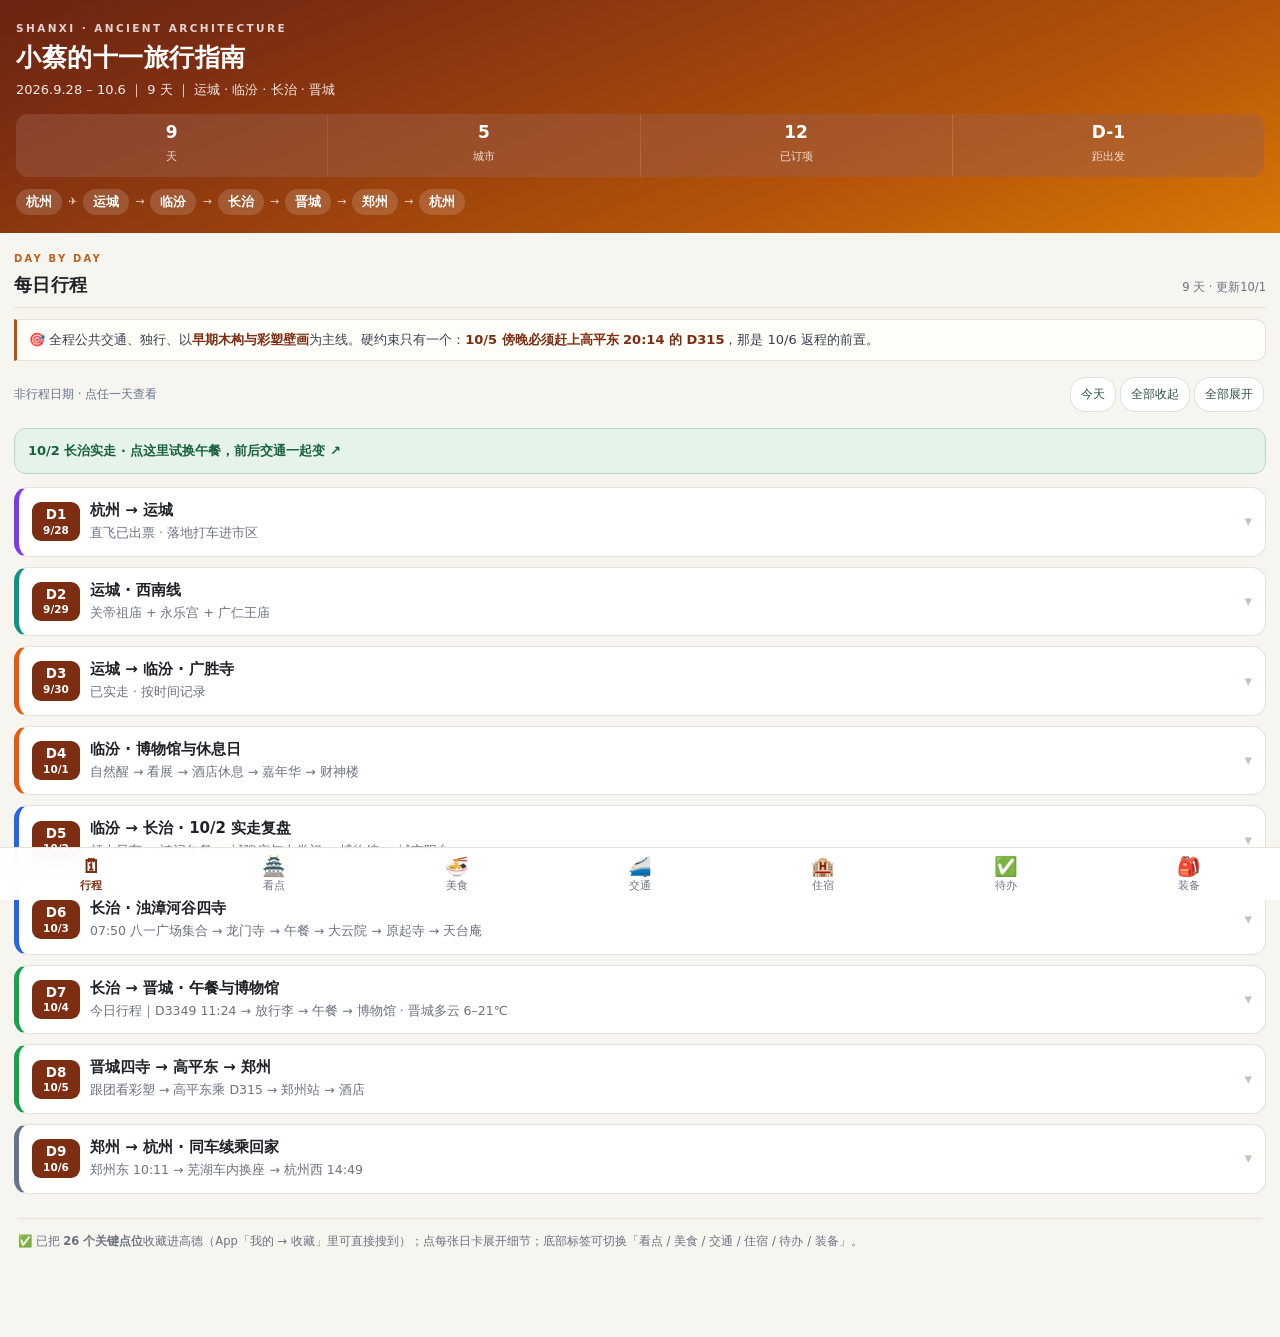
<file: index.html>
<!DOCTYPE html>
<html lang="zh-CN">
<head>
<meta charset="UTF-8">
<meta name="viewport" content="width=device-width,initial-scale=1,viewport-fit=cover">
<meta name="theme-color" content="#7c2d12">
<link rel="stylesheet" href="scripts/execution-cards.css?v=20261004-19">
<meta name="format-detection" content="telephone=yes">
<meta name="apple-mobile-web-app-capable" content="yes">
<title>小蔡的十一旅行指南 · 山西古建 9/28–10/6</title>
<style>
:root{
  --ink:#1f2328;--ink2:#374151;--mut:#6b7280;--bg:#f7f5f0;--card:#fff;--line:#e7e2d8;
  --yc:#0d9488;--lf:#ea580c;--cz:#2563eb;--jc:#16a34a;--zz:#64748b;--hz:#7c3aed;
  --acc:#b45309;--acc2:#7c2d12;--ok:#1a7f37;--warn:#b45309;--bad:#b91c1c;--blue:#1d4ed8;
}
*{box-sizing:border-box;margin:0;padding:0;-webkit-tap-highlight-color:transparent}
html{-webkit-text-size-adjust:100%;scroll-behavior:smooth}
body{font-family:-apple-system,BlinkMacSystemFont,"PingFang SC","Hiragino Sans GB",system-ui,sans-serif;
  background:var(--bg);color:var(--ink);line-height:1.65;font-size:16px;
  padding-bottom:calc(70px + env(safe-area-inset-bottom));-webkit-font-smoothing:antialiased}

/* ============ HERO ============ */
.hero{background:linear-gradient(158deg,#6b2410,#7c2d12 18%,#b45309 68%,#d97706);color:#fff;
  padding:calc(20px + env(safe-area-inset-top)) 16px 16px}
.hero-eyebrow{font-size:10.5px;letter-spacing:2.4px;opacity:.8;font-weight:600}
.hero h1{font-size:25px;letter-spacing:.5px;line-height:1.25;margin-top:5px}
.hero-date{font-size:13px;opacity:.9;margin-top:5px;font-variant-numeric:tabular-nums}
.kpis{display:grid;grid-template-columns:repeat(4,1fr);gap:1px;margin-top:14px;
  background:#ffffff2b;border-radius:12px;overflow:hidden}
.kpis div{background:#7c2d1259;padding:8px 4px;text-align:center}
.kpis b{display:block;font-size:17px;line-height:1.2;font-variant-numeric:tabular-nums}
.kpis span{font-size:10.5px;opacity:.82}
.strip{display:flex;align-items:center;gap:6px;overflow-x:auto;margin-top:12px;padding-bottom:2px;scrollbar-width:none}
.strip::-webkit-scrollbar{display:none}
.strip .sp{flex:0 0 auto;font-size:12.5px;font-weight:600;background:#ffffff26;border-radius:999px;padding:3px 10px;white-space:nowrap}
.strip i{font-style:normal;font-size:11px;opacity:.72;flex:0 0 auto}

/* ============ 版面 ============ */
main{padding:16px 14px 8px}
.panel{display:none}
.panel.active{display:block;animation:fade .18s ease}
@keyframes fade{from{opacity:0;transform:translateY(5px)}to{opacity:1;transform:none}}
.sec{margin:22px 0 11px}
.sec:first-child{margin-top:2px}
.sec-k{font-size:10px;letter-spacing:2.2px;font-weight:700;color:var(--acc);opacity:.9}
.sec-h{display:flex;align-items:baseline;justify-content:space-between;gap:10px;
  border-bottom:1px solid var(--line);padding-bottom:7px;margin-top:2px}
.sec-h h2{font-size:18px;letter-spacing:.3px}
.sec-h .cnt{font-size:11.5px;color:var(--mut);font-variant-numeric:tabular-nums;white-space:nowrap}
.lead{font-size:13px;color:var(--ink2);background:#fffdf8;border:1px solid var(--line);
  border-left:3px solid var(--acc);border-radius:0 10px 10px 0;padding:9px 12px;margin-bottom:11px;line-height:1.7}
.lead b{color:var(--acc2)}
.note{font-size:12.5px;color:var(--mut);margin:8px 2px 0;line-height:1.6}

/* ============ 日卡 + 时间轴 ============ */
details.day{background:var(--card);border:1px solid var(--line);border-radius:14px;
  margin-bottom:10px;overflow:hidden;border-left:5px solid var(--line)}
details.day[data-c="yc"]{border-left-color:var(--yc)}
details.day[data-c="lf"]{border-left-color:var(--lf)}
details.day[data-c="cz"]{border-left-color:var(--cz)}
details.day[data-c="jc"]{border-left-color:var(--jc)}
details.day[data-c="zz"]{border-left-color:var(--zz)}
details.day[data-c="hz"]{border-left-color:var(--hz)}
details.day>summary{list-style:none;cursor:pointer;padding:12px 13px;display:block}
details.day>summary::-webkit-details-marker{display:none}
.dh{display:flex;align-items:center;gap:10px}
.dnum{flex:0 0 48px;text-align:center;font-size:10.5px;font-weight:700;color:#fff;
  background:var(--acc2);border-radius:9px;padding:4px 0;line-height:1.3}
.dnum em{display:block;font-style:normal;font-size:13.5px}
.dti{flex:1;min-width:0}
.dti .t{font-size:15px;font-weight:700;line-height:1.4}
.dti .s{font-size:12.5px;color:var(--mut);margin-top:2px}
.cv{flex:0 0 auto;font-size:15px;color:#c9c2b6;transition:transform .2s}
details[open] .cv{transform:rotate(180deg)}
.dbody{padding:4px 13px 13px;border-top:1px dashed var(--line)}
.tl{margin-top:8px}
.tl-i{display:flex;gap:9px;padding-bottom:11px}
.tl-i:last-child{padding-bottom:0}
.tl-t{flex:0 0 42px;font-size:11.5px;font-weight:700;color:#92400e;padding-top:2px;
  font-variant-numeric:tabular-nums;line-height:1.4}
.tl-d{flex:0 0 10px;position:relative}
.tl-d::before{content:"";position:absolute;left:3px;top:6px;width:7px;height:7px;border-radius:50%;
  background:var(--acc);box-shadow:0 0 0 2.5px #fff}
.tl-d::after{content:"";position:absolute;left:6px;top:15px;bottom:-1px;width:1.5px;background:#e6dccb}
.tl-i:last-child .tl-d::after{display:none}
.tl-c{flex:1;min-width:0}
.tl-c .h{font-size:14px;font-weight:600;line-height:1.55}
.tl-c .h b{font-weight:800}
.tl-c .n{font-size:12.5px;color:var(--mut);line-height:1.6;margin-top:2px}
.tl-c .n b{color:var(--ink2)}
.pill{display:inline-block;font-size:10.5px;font-weight:700;border-radius:6px;padding:1px 7px;
  margin-left:5px;vertical-align:1.5px;white-space:nowrap}
.pill.ok{background:#e7f5ec;color:var(--ok)}
.pill.warn{background:#fdf3e3;color:var(--warn)}
.pill.bad{background:#fdecec;color:var(--bad)}
.pill.info{background:#e8f0fe;color:var(--blue)}
.pill.free{background:#dcfce7;color:#166534}

/* ============ 图集 ============ */
.gal{display:flex;gap:8px;overflow-x:auto;overflow-y:hidden;-webkit-overflow-scrolling:touch;margin-top:9px;padding-bottom:4px;scrollbar-width:none}
.gal::-webkit-scrollbar{display:none}
.gal figure{flex:0 0 auto;margin:0;width:152px}
.gal img{width:100%;height:104px;object-fit:cover;border-radius:9px;border:1px solid var(--line);
  display:block;background:#f1f1f1}
.gal figure.tall img{height:150px;object-fit:contain;background:#fff}
.gal figcaption{font-size:10.5px;color:var(--mut);margin-top:3px;line-height:1.35}

/* ============ 票据 ============ */
.tk{background:var(--card);border:1px solid var(--line);border-radius:14px;padding:12px 13px;margin-bottom:9px}
.tk-top{display:flex;justify-content:space-between;align-items:baseline;gap:8px}
.tk-no{font-size:15px;font-weight:800;letter-spacing:.2px}
.tk-date{font-size:12px;color:var(--mut);white-space:nowrap}
.tk-line{display:flex;align-items:flex-end;gap:8px;margin-top:9px}
.tk-line .st{font-size:14.5px;font-weight:700;line-height:1.3}
.tk-line .tm{font-size:16.5px;font-weight:800;font-variant-numeric:tabular-nums;line-height:1.25}
.tk-line .ar{flex:1;text-align:center;color:var(--mut);font-size:10.5px;
  border-top:1.5px dashed #d4cbba;padding-top:3px;margin-bottom:5px}
.tk-line .ar b{display:block;font-size:11.5px;color:var(--ink2)}
.tk-meta{font-size:12px;color:var(--mut);margin-top:8px;padding-top:8px;border-top:1px dashed var(--line);line-height:1.65}
.tk-meta b{color:var(--ink2)}
.tk.cand{background:#fdfcfa;border-style:dashed}

/* ============ 住宿 ============ */
.hotel{background:var(--card);border:1px solid var(--line);border-radius:14px;padding:12px 13px;
  margin-bottom:9px;display:flex;gap:11px}
.hotel .hico{flex:0 0 40px;height:40px;border-radius:11px;background:#f3ede3;
  display:flex;align-items:center;justify-content:center;font-size:19px}
.hotel .hb{flex:1;min-width:0}
.hotel .hn{font-size:14.5px;font-weight:700;line-height:1.45}
.hotel .ha{font-size:12.5px;color:var(--mut);margin-top:3px;line-height:1.55}
.hotel .hp{font-size:12px;color:var(--ink2);margin-top:6px;display:flex;flex-wrap:wrap;gap:4px 10px}
.hotel .hp .price{font-weight:800;color:var(--acc2)}

/* ============ 看点 ============ */
.sight{background:var(--card);border:1px solid var(--line);border-radius:13px;padding:11px 12px;margin-bottom:10px}
.sight .sh{font-size:14.5px;font-weight:700;line-height:1.45}
.sight .sd{font-size:12.5px;color:var(--mut);line-height:1.6;margin-top:4px}
.sight .lk{font-size:13px;color:#7c2d12;background:#fff7ed;border-left:3px solid var(--lf);
  padding:7px 10px;border-radius:0 8px 8px 0;margin-top:8px;line-height:1.62}
.sight .lk b{color:#9a3412}
.rows{margin-top:7px;font-size:12.5px}
.rows div{display:flex;gap:8px;padding:4px 0;border-bottom:1px solid #f3efe7;line-height:1.6}
.rows div:last-child{border-bottom:none}
.rows .k{flex:0 0 62px;color:var(--mut)}
.rows .v{flex:1;color:var(--ink2)}
.rows .v b{color:var(--acc2)}
.give{font-size:13px;color:var(--ink2);line-height:1.75;margin:0;padding-left:17px}
.give li{margin-bottom:5px}
.give b{color:var(--ink);font-weight:700}

/* ============ 走向图 ============ */
.diagram{background:var(--card);border:1px solid var(--line);border-radius:14px;padding:13px;margin-bottom:10px}
.dg{display:flex;gap:9px;align-items:stretch}
.dg-l{flex:0 0 62px;text-align:right}
.dg-l .city{font-size:13.5px;font-weight:800;line-height:1.3}
.dg-l .day{font-size:10.5px;color:var(--mut);font-variant-numeric:tabular-nums}
.dg-m{flex:0 0 16px;position:relative;display:flex;justify-content:center}
.dg-m::before{content:"";position:absolute;top:6px;bottom:6px;width:1.5px;background:#e6dccb}
.dg-m i2,.dg-m .dot{position:relative;width:8px;height:8px;border-radius:50%;background:var(--acc);margin-top:6px;z-index:1;box-shadow:0 0 0 2.5px #fff}
.dg-r{flex:1;min-width:0;padding-bottom:13px}
.dg-r .veh{font-size:12.5px;font-weight:700;color:var(--acc2)}
.dg-r .det{font-size:11.5px;color:var(--mut);line-height:1.55;margin-top:1px}
.dg:last-child .dg-m::before{display:none}
.dg:last-child .dg-r{padding-bottom:0}

/* ============ 表格 ============ */
.tbl{background:var(--card);border:1px solid var(--line);border-radius:13px;overflow:hidden;margin-bottom:10px}
.tbl table{width:100%;border-collapse:collapse;font-size:12.5px}
.tbl th{background:#fbf8f3;color:var(--mut);font-size:11px;font-weight:700;text-align:left;padding:7px 10px}
.tbl td{padding:8px 10px;border-top:1px solid #f3efe7;vertical-align:top;line-height:1.6}
.tbl td:first-child{white-space:nowrap;font-weight:700;color:var(--acc2);font-variant-numeric:tabular-nums}
.tbl .w{color:#0e7490}
.tbl .c{color:var(--blue)}

/* ============ 清单 ============ */
.prog{background:var(--card);border:1px solid var(--line);border-radius:14px;padding:12px 13px;margin-bottom:11px}
.prog-t{display:flex;justify-content:space-between;font-size:13.5px;font-weight:700;font-variant-numeric:tabular-nums}
.bar{height:8px;background:#efe9df;border-radius:99px;overflow:hidden;margin-top:8px}
.bar i{display:block;height:100%;width:0;background:linear-gradient(90deg,#b45309,#d97706);
  border-radius:99px;transition:width .25s}
.todo{display:flex;gap:10px;align-items:flex-start;background:var(--card);border:1px solid var(--line);
  border-radius:12px;padding:11px 12px;margin-bottom:8px}
.todo input{flex:0 0 auto;width:21px;height:21px;margin-top:2px;accent-color:var(--acc);cursor:pointer}
.todo .tt{flex:1;min-width:0}
.todo .tt .h{font-size:14px;font-weight:700;line-height:1.5}
.todo .tt .d{font-size:12.5px;color:var(--mut);margin-top:3px;line-height:1.6}
.todo.done{opacity:.5}
.todo.done .h{text-decoration:line-through}
.tagline{font-size:10.5px;font-weight:700;border-radius:6px;padding:1px 6px;margin-right:6px;vertical-align:1.5px;white-space:nowrap}
.tagline.now{background:#fdecec;color:var(--bad)}
.tagline.soon{background:#fdf3e3;color:var(--warn)}
.tagline.later{background:#eef2f7;color:#475569}
/* 新增待办 */
.addbox{background:var(--card);border:1px solid var(--line);border-radius:14px;padding:11px 12px;margin-bottom:11px}
.addrow{display:flex;gap:8px}
.addbox input[type=text]{flex:1;min-width:0;font-family:inherit;font-size:14px;color:var(--ink);
  border:1px solid var(--line);border-radius:10px;padding:9px 11px;background:#fffdf8;-webkit-appearance:none}
.addbox input[type=text]:focus{outline:none;border-color:var(--acc);background:#fff}
.addbox select{flex:0 0 auto;font-family:inherit;font-size:13px;color:var(--ink2);border:1px solid var(--line);
  border-radius:10px;padding:9px 8px;background:#fffdf8;-webkit-appearance:none;appearance:none}
.addbox .addbtn{width:100%;margin-top:8px;border:0;border-radius:10px;font-family:inherit;font-size:14px;
  font-weight:700;color:#fff;background:var(--acc);padding:11px;cursor:pointer;-webkit-tap-highlight-color:transparent}
.addbox .addbtn:active{background:#92400e}
.todo .del{flex:0 0 auto;border:0;background:none;color:#c9c2b6;font-size:14px;font-family:inherit;
  padding:2px 4px;margin-top:1px;cursor:pointer;line-height:1}
.todo .del:active{color:var(--bad)}

/* ============ 装备 ============ */
.gbox{background:var(--card);border:1px solid var(--line);border-radius:13px;padding:12px 13px;margin-bottom:10px}
.gbox h3{font-size:13.5px;margin-bottom:7px;color:var(--acc2)}
.glist{list-style:none;font-size:13px}
.glist li{padding:6px 0;border-bottom:1px solid #f3efe7;display:flex;gap:9px;line-height:1.6}
.glist li:last-child{border-bottom:none}
.glist li b{flex:0 0 60px;font-weight:700;color:var(--ink2)}
.glist li span{flex:1;color:var(--ink2)}
.temp{display:flex;gap:7px;margin-top:2px}
.temp div{flex:1;text-align:center;background:#fff7ed;border:1px solid #f0dcb4;border-radius:10px;padding:7px 3px}
.temp b{display:block;font-size:15px;color:var(--acc);font-variant-numeric:tabular-nums}
.temp span{font-size:10px;color:#8a5a2b;line-height:1.35}

/* ============ 底部导航 / 灯箱 ============ */
.tabbar{position:fixed;left:0;right:0;bottom:0;z-index:20;display:flex;background:#fffffff2;
  backdrop-filter:blur(12px);border-top:1px solid var(--line);padding-bottom:env(safe-area-inset-bottom)}
.tabbar button{flex:1;border:0;background:none;font-family:inherit;font-size:10.5px;color:var(--mut);
  padding:8px 0 7px;cursor:pointer;display:flex;flex-direction:column;align-items:center;gap:2px}
.tabbar button span{font-size:19px;line-height:1.1}
.tabbar button.active{color:var(--acc2);font-weight:700}
#lb{border:0;padding:0;background:transparent;max-width:100vw;max-height:100vh;width:100vw;height:100vh;overflow:hidden}
#lb::backdrop{background:#0b1117f2}
.lb-stage{position:fixed;inset:0;overflow:hidden;touch-action:none;cursor:grab;
  -webkit-user-select:none;user-select:none}
.lb-stage.grabbing{cursor:grabbing}
.lb-hold{position:absolute;left:0;top:0;transform-origin:0 0;will-change:transform}
.lb-hold img,.lb-hold svg{display:block;width:100%;height:100%;border-radius:10px;background:#f8fafc}
.lb-tools{position:fixed;left:50%;transform:translateX(-50%);bottom:calc(14px + env(safe-area-inset-bottom));
  z-index:7;display:flex;gap:6px;background:#ffffff1f;border:1px solid #ffffff33;border-radius:99px;
  padding:5px 7px;backdrop-filter:blur(8px);-webkit-backdrop-filter:blur(8px)}
.lb-tools button{border:0;background:none;color:#fff;font-family:inherit;font-size:15px;font-weight:700;
  padding:6px 13px;border-radius:99px;cursor:pointer;line-height:1}
.lb-tools button:active{background:#ffffff33}
.lb-tip{position:fixed;left:50%;transform:translateX(-50%);bottom:calc(62px + env(safe-area-inset-bottom));
  z-index:6;color:#dbe3ec;font-size:11.5px;background:#0b1117b3;padding:4px 12px;border-radius:99px;
  transition:opacity .6s;pointer-events:none;white-space:nowrap}
.lb-tip.gone{opacity:0}
figure.map svg,figure.map img{cursor:zoom-in}
.foot{margin:24px 4px 8px;padding-top:12px;border-top:1px solid var(--line);font-size:11.5px;color:var(--mut);line-height:1.75}

/* ============ 补充组件 ============ */
.hint{font-size:12.5px;color:var(--mut);margin:-4px 2px 11px;line-height:1.6}
.look{font-size:13px;color:var(--ink2);background:#fffdf8;border:1px solid var(--line);
  border-left:3px solid var(--acc);border-radius:0 10px 10px 0;padding:9px 12px;line-height:1.7}
.look b{color:var(--acc2)}
h2.sec{font-size:16px;font-weight:700;color:var(--acc2);margin:22px 0 10px;
  padding-left:9px;border-left:3px solid var(--acc)}
h2.sec:first-child{margin-top:2px}
.warnbox{font-size:12.5px;color:#7c4a03;background:#fffaf0;border:1px solid #f0dcb4;
  border-radius:10px;padding:9px 11px;margin-top:9px;line-height:1.65}
.warnbox b{color:#9a3412}
.sight .gal{margin-top:9px}

/* 高德导航蓝条：点击跳转高德地图对应地点 */
.nav{display:flex;align-items:center;justify-content:center;gap:7px;margin-top:11px;
  background:#1d6fe0;color:#fff;border-radius:11px;padding:11px 12px;font-size:13.5px;
  font-weight:600;letter-spacing:.3px;text-decoration:none;line-height:1.2;
  box-shadow:0 2px 8px rgba(29,111,224,.22);-webkit-tap-highlight-color:transparent}
.nav .ni{font-size:15px}
.nav .ns{opacity:.8;font-weight:400;font-size:12px}
.nav:active{background:#1558b8;box-shadow:0 1px 4px rgba(29,111,224,.3)}
.rows .nav{margin-top:0}

/* 行程内蓝色下划线外链（点击唤起高德） */
.lnk{color:#1d6fe0;text-decoration:underline;text-decoration-thickness:1px;
  text-underline-offset:2.5px;font-weight:600}
.lnk:active{opacity:.6}
/* 自绘路线 / 顺序示意图（整行宽） */
figure.map{margin:11px 0 0}
figure.map>a{display:block;line-height:0}
figure.map img,figure.map svg{width:100%;height:auto;display:block;border-radius:11px;
  border:1px solid var(--line);background:#f8fafc}
figure.map figcaption{font-size:11.5px;color:var(--mut);margin-top:5px;line-height:1.45}
/* 子景点下拉框 */
details.sub{margin-top:8px;border:1px solid #e6edf5;border-radius:10px;background:#fbfdff}
details.sub>summary{list-style:none;cursor:pointer;display:flex;align-items:center;gap:8px;
  padding:9px 11px;font-size:13px;-webkit-tap-highlight-color:transparent}
details.sub>summary::-webkit-details-marker{display:none}
details.sub .sn{font-weight:700;color:#0f172a}
details.sub .st{flex:1;min-width:0;color:var(--mut);font-size:11.5px;
  white-space:nowrap;overflow:hidden;text-overflow:ellipsis}
details.sub[open]>summary{border-bottom:1px solid #e6edf5}
details.sub .cv{color:#94a3b8;font-size:11px;transition:transform .18s}
details.sub[open] .cv{transform:rotate(180deg)}
details.sub .sb{padding:9px 11px 11px}
details.sub .sb .lk{margin-top:0}
details.sub .nav{margin-top:10px}
/* ============ 小红书入口 ============ */
.xhs{font-size:12.5px;color:var(--ink2);background:#fff5f7;border:1px solid #f6d9e0;border-radius:10px;
  padding:8px 10px;margin-top:9px;line-height:1.8}
.xhs b{color:#be123c}
.xlink{color:#be123c;text-decoration:underline;text-decoration-thickness:1px;
  text-underline-offset:2.5px;font-weight:600}
.xlink:active{opacity:.6}
/* ============ 行程「顺路吃」 ============ */
.eat{font-size:12.5px;color:var(--ink2);background:#fffaf0;border:1px dashed #f0dcb4;border-radius:10px;
  padding:8px 10px;margin-top:10px;line-height:1.8}
.eat b{color:#9a3412}
/* ============ 行程「每日实测」 ============ */
.rp{font-size:12.5px;color:var(--ink2);background:#f2faf4;border:1px solid #cdebd6;border-radius:10px;
  padding:8px 10px;margin-top:10px;line-height:1.8}
.rp .rp-h{font-size:12.5px;font-weight:700;color:#15803d;margin-bottom:2px}
.rp ul{list-style:none;margin:0}
.rp li{padding:4px 0;border-bottom:1px dashed #d9ecdf;line-height:1.7}
.rp li:last-child{border-bottom:none}
.rp li b{color:var(--acc2)}
.rp .d{color:var(--mut)}
.rp .rp-n{margin-top:4px;padding-top:5px;border-top:1px dashed #d9ecdf;color:var(--mut)}
/* ============ 美食 ============ */
.food{background:var(--card);border:1px solid var(--line);border-radius:13px;padding:11px 12px;margin-bottom:10px}
.food .fh{font-size:14.5px;font-weight:700;line-height:1.45}
.food .fh .s{font-size:11.5px;font-weight:600;color:var(--mut);margin-left:6px}
.food ul{list-style:none;margin-top:5px}
.food li{font-size:12.8px;color:var(--ink2);line-height:1.7;padding:7px 0;border-bottom:1px solid #f3efe7}
.food li:last-child{border-bottom:none}
.food li b{color:var(--acc2)}
.food li .d{color:var(--mut)}
/* ============ B站入口 ============ */
.bili{font-size:12.5px;color:var(--ink2);background:#eef4ff;border:1px solid #d8e4ff;border-radius:10px;
  padding:8px 10px;margin-top:9px;line-height:1.85}
.bili b{color:#1d4ed8}
.blink{color:#1d4ed8;text-decoration:underline;text-decoration-thickness:1px;
  text-underline-offset:2.5px;font-weight:600}
.blink:active{opacity:.6}
/* ============ 美食·具体到店 ============ */
.food li .shops{font-size:12.3px;color:var(--ink2);margin-top:3px;line-height:1.95}
.food li .shops .tag{color:var(--mut);font-size:11px}
.route-options{display:flex;gap:12px;overflow-x:auto;scroll-snap-type:x mandatory;padding:8px 0 14px;align-items:flex-start}
.route-option{flex:0 0 90%;min-width:0;scroll-snap-align:start;background:var(--card);border:1px solid var(--line);border-top:4px solid var(--lf);border-radius:12px;padding:13px;font-size:13px}
.route-option h3{font-size:16px;margin:3px 0 10px}.route-option .eyebrow{font-size:10px;letter-spacing:1.5px;color:var(--acc)}
.route-option .route-times{display:flex;align-items:center;justify-content:space-between;background:var(--bg);border-radius:9px;padding:10px;margin:10px 0}
.route-times strong{display:block;font-size:24px;line-height:1.2;font-variant-numeric:tabular-nums}.route-times small{font-size:11px;color:var(--mut)}
.route-option .tl-t{flex-basis:44px}.route-option .tl-i{padding-bottom:10px}.route-option .tl-c{font-size:13px}
.route-actions{display:flex;gap:7px;flex-wrap:wrap;margin:10px 0}.route-actions a{padding:6px 10px;border:1px solid #dfd2bf;border-radius:8px;background:#fffaf2;color:var(--acc2);font-size:12px;text-decoration:none}
.route-option details{font-size:12px;color:var(--mut);border-top:1px dashed var(--line);padding-top:8px}.route-option summary{cursor:pointer;color:var(--ink2)}.route-option details p{margin-top:7px}
.food-look{margin:14px 0 20px}.food-look h3{font-size:16px;margin:0 0 5px}.food-look h3 small{display:block;font-size:11px;font-weight:400;color:#64748b;margin-top:4px}.food-look>p{font-size:12px;color:#64748b;margin:6px 0 10px}.food-look-track{display:flex;gap:12px;overflow-x:auto;scroll-snap-type:x mandatory;padding:2px 2px 12px;overscroll-behavior-x:contain}.food-look-card{flex:0 0 242px;margin:0;scroll-snap-align:start;border:1px solid #e2e8f0;border-radius:14px;overflow:hidden;background:#fff}.food-look-open{display:block;width:100%;border:0;padding:0;background:#f1f5f9;cursor:zoom-in}.food-look-card img{display:block;width:100%;height:290px;object-fit:contain}.food-look-card figcaption{padding:10px 12px}.food-look-card b{display:block;font-size:14px}.food-look-card span{display:block;font-size:12px;color:#64748b;line-height:1.6;margin:4px 0 7px}.food-look-card a{font-size:11px;color:#9a3412}.food-look-open:focus-visible{outline:3px solid #2563eb;outline-offset:-3px}

.food-picks{margin:16px 0}.food-picks h3{font-size:19px;margin:0 0 7px}.food-pick-intro{font-size:12px;color:#64748b;line-height:1.7}.food-pick-filters{display:flex;gap:7px;flex-wrap:wrap;margin:12px 0}.food-pick-filters button,.food-want,#food-copy{font:inherit;border:1px solid #d7dfd9;border-radius:18px;background:#fff;padding:8px 12px;color:#315245;cursor:pointer}.food-pick-filters button[aria-pressed=true],.food-want[aria-pressed=true]{background:#315245;color:white;border-color:#315245}.food-pick-track{display:flex;overflow-x:auto;gap:12px;scroll-snap-type:x mandatory;padding:0 2px 14px;overscroll-behavior-x:contain}.food-pick-card{flex:0 0 min(300px,88vw);width:min(300px,88vw);border:1px solid #dfe5df;border-radius:16px;overflow:hidden;background:#fff;scroll-snap-align:start}.food-pick-card[hidden]{display:none}.food-pick-top{padding:9px 13px;font-size:11px;background:#f2f6f2;color:#315245}.food-pick-card img{display:block;width:100%;height:260px;object-fit:contain;background:#f6f5f1}.food-pick-body{padding:12px 14px}.food-pick-body h4{font-size:19px;margin:0}.food-pick-body p{font-size:12px;line-height:1.7;margin:8px 0}.food-pick-shop{font-weight:600;color:#315245}.food-pick-caution{color:#8b5f35}.food-pick-links{display:flex;flex-wrap:wrap;gap:6px;margin:9px 0}.food-pick-links a{font-size:12px}.food-want{width:100%;font-weight:600;min-height:42px}.food-pick-body details{margin:10px 0 0;font-size:11px;color:#64748b}.food-pick-body details a{color:#9a3412}.food-pick-summary{background:#f5f7f3;border-radius:12px;padding:12px;margin:8px 0 12px}.food-pick-summary p{font-size:13px;margin:0 0 8px}.food-pick-summary small{display:block;color:#64748b;font-size:11px;margin-top:8px}.food-pick-summary textarea{width:100%;min-height:80px;margin-top:8px}button:focus-visible{outline:2px solid #2563eb;outline-offset:2px}
/* food-choice-comparison:start */
.food-photo-label{font-size:11px;color:#52665b;padding:6px 12px;background:#f5f6f1}.food-extra-photo{display:flex;align-items:center;gap:10px;padding:8px 12px;background:#f5f6f1}.food-extra-photo .food-look-open{width:76px;flex:0 0 76px}.food-extra-photo img{height:88px!important;width:76px;object-fit:cover}.food-extra-photo span{font-size:11px;color:#52665b}.food-extra-photo small{display:block;margin-top:5px}.food-photo-pending{height:210px;background:#f1f3ee;display:flex;flex-direction:column;justify-content:center;align-items:center;gap:12px;color:#52665b}.food-photo-pending strong{font-size:21px}.food-photo-pending span{font-size:13px}.food-photo-pending small{font-size:11px}.food-pick-card img{height:210px}.food-shop-option{border-top:1px solid #e7ebe5;padding:9px 0 4px}.food-shop-option b{font-size:13px}.food-shop-option p{margin:4px 0 7px;color:#64748b}.food-shop-option a{font-size:13px}.food-pick-track{align-items:flex-start}
/* food-choice-comparison:end */
.plan-controls{display:flex;flex-wrap:wrap;align-items:center;justify-content:space-between;gap:8px;margin:14px 0}.plan-controls span{font-size:12px;color:#64748b}.plan-controls button{font:inherit;font-size:12px;border:1px solid #dce2da;border-radius:15px;background:#fff;padding:7px 10px;margin:2px;color:#315245}.day{scroll-margin-top:12px}.day[data-today]>summary{background:#edf4ee}.day[data-today]>.summary .dnum:after{content:none}.day[data-today]>summary .dti .t:after{content:'今天';display:inline-block;margin-left:8px;padding:2px 7px;border-radius:6px;background:#315245;color:#fff;font-size:11px;line-height:1.5;vertical-align:middle;white-space:nowrap}.day-flow{font-size:12px;line-height:1.8;color:#52665b;background:#f3f6f1;border-radius:10px;padding:10px;margin-bottom:15px}.day-archive{margin-top:20px}.day-archive>.sb>.dbody{padding:0}.day-archive .map{opacity:.8}
.trip-notify{margin-top:8px}.trip-notify button{font:inherit;font-size:12px;border:1px solid #d8ded5;border-radius:14px;background:#fff;padding:7px 10px;color:#315245;cursor:pointer}.trip-notify button:disabled{opacity:.6}.trip-notify small{display:block;font-size:11px;line-height:1.7;color:#64748b;margin-top:5px}.trip-notify [role="status"]:empty{display:none}
.day-flow small{display:block;margin-top:6px;font-size:11px;color:#657368}
#day-4 .tl-c,.day[data-practical] .tl-c{min-width:0}#day-4 .tl-c>.n,.day[data-practical] .tl-c>.n{margin:5px 0;line-height:1.65}#day-4 .tl-c>.n b,.day[data-practical] .tl-c>.n b{color:#315245}
.day[data-practical] .tl-c>.h{overflow-wrap:anywhere}.day[data-practical] .day-flow a{color:#315245}.day[data-practical] .day-flow>small{font-size:12px}
.d4-drawer{margin:9px 0;border:1px solid #dce3d9;border-radius:10px;background:#fafbf8;font-size:12px}
.d4-drawer>summary{padding:9px 11px;color:#315245;cursor:pointer;line-height:1.6}
.d4-drawer>div{padding:0 11px 10px;line-height:1.75}.d4-drawer p{margin:8px 0}.d4-drawer ul{padding-left:18px;margin:5px 0}
.d4-drawer a{color:#874126;text-underline-offset:3px;overflow-wrap:anywhere}.d4-drawer figure{margin:10px 0}.d4-drawer img{width:100%;height:auto;max-height:250px;object-fit:contain;border-radius:8px;background:#eee}
.d4-drawer figcaption,.d4-note{font-size:11px;color:#637265;line-height:1.6}.d4-option+.d4-option{border-top:1px solid #dce3d9;margin-top:14px;padding-top:12px}
.trip-notify{display:flex;flex-wrap:wrap;align-items:center;gap:8px}.trip-notify button{background:#315245;color:#fff;border-color:#315245;padding:8px 12px}
.notify-help{font-size:11px;color:#617368}.notify-help>summary{cursor:pointer}.notify-help[open]{flex-basis:100%}.trip-notify>[role=status]{flex-basis:100%}
</style>
<link rel="stylesheet" href="scripts/native-card.css?v=20261001-8">
</head>
<body>
<header class="hero">
  <div class="hero-eyebrow">SHANXI · ANCIENT ARCHITECTURE</div>
  <h1>小蔡的十一旅行指南</h1>
  <div class="hero-date">2026.9.28 – 10.6 ｜ 9 天 ｜ 运城 · 临汾 · 长治 · 晋城</div>
  <div class="kpis">
    <div><b>9</b><span>天</span></div>
    <div><b>5</b><span>城市</span></div>
    <div><b>12</b><span>已订项</span></div>
    <div><b>D-1</b><span>距出发</span></div>
  </div>
  <div class="strip">
    <span class="sp">杭州</span><i>✈</i>
    <span class="sp">运城</span><i>→</i>
    <span class="sp">临汾</span><i>→</i>
    <span class="sp">长治</span><i>→</i>
    <span class="sp">晋城</span><i>→</i>
    <span class="sp">郑州</span><i>→</i>
    <span class="sp">杭州</span>
  </div>
</header>

<main>

<!-- ==================== 行程 ==================== -->
<section class="panel active" id="p-plan">

  <div class="sec">
    <div class="sec-k">DAY BY DAY</div>
    <div class="sec-h"><h2>每日行程</h2><span class="cnt">9 天 · 更新10/1</span></div>
  </div>
  <div class="lead">🎯 全程公共交通、独行、以<b>早期木构与彩塑壁画</b>为主线。硬约束只有一个：<b>10/5 傍晚必须赶上高平东 20:14 的 D315</b>，那是 10/6 返程的前置。</div>

  <div class="plan-controls"><span id="plan-date-status">按北京时间定位当天</span><div><button type="button" data-plan-action="today">今天</button><button type="button" data-plan-action="collapse">全部收起</button><button type="button" data-plan-action="expand">全部展开</button></div></div>
  <a class="exec-jump" href="#d5-execution">10/2 长治实走 · 点这里试换午餐，前后交通一起变 ↗</a>

  <details class="day" data-c="hz" id="day-1" data-date="2026-09-28">
    <summary><div class="dh">
      <div class="dnum"><em>D1</em>9/28</div>
      <div class="dti"><div class="t">杭州 → 运城</div><div class="s">直飞已出票 · 落地打车进市区</div></div>
      <div class="cv">▾</div>
    </div></summary>
    <div class="dbody"><figure class="map"><svg viewBox="0 0 360 330" role="img" aria-label="D1 运城落地动线" xmlns="http://www.w3.org/2000/svg"><defs><marker id="ar1" markerWidth="7" markerHeight="7" refX="5.4" refY="3.5" orient="auto"><path d="M0,0 L7,3.5 L0,7 Z" fill="#94a3b8"/></marker></defs><rect width="360" height="330" rx="11" fill="#f8fafc"/><text x="14" y="21" font-size="12.5" font-weight="700" fill="#0f172a">D1 · 运城：落地 → 入住</text><line x1="217.2" y1="34.0" x2="174.7" y2="260.3" stroke="#94a3b8" stroke-width="1.9" stroke-linecap="round"/><text x="195.9" y="142.2" text-anchor="middle" font-size="9.4" font-weight="600" fill="#334155" stroke="#ffffff" stroke-width="3" paint-order="stroke" stroke-linejoin="round">🚕打车 15.3km/15min</text><line x1="174.7" y1="260.3" x2="142.8" y2="270.0" stroke="#94a3b8" stroke-width="1.9" stroke-linecap="round"/><line x1="174.7" y1="260.3" x2="186.2" y2="256.2" stroke="#cbd5e1" stroke-width="1"/><circle cx="217.2" cy="34.0" r="8.2" fill="#0d9488" stroke="#ffffff" stroke-width="2"/><text x="217.2" y="37.2" text-anchor="middle" font-size="9.2" font-weight="700" fill="#ffffff">机</text><circle cx="174.7" cy="260.3" r="8.2" fill="#f59e0b" stroke="#ffffff" stroke-width="2"/><text x="174.7" y="263.5" text-anchor="middle" font-size="9.2" font-weight="700" fill="#ffffff">房</text><circle cx="142.8" cy="270.0" r="8.2" fill="#1d6fe0" stroke="#ffffff" stroke-width="2"/><text x="142.8" y="273.2" text-anchor="middle" font-size="9.6" font-weight="700" fill="#ffffff">3</text><text x="205.7" y="37.6" text-anchor="end" font-size="10.6" font-weight="700" fill="#0f172a" stroke="#ffffff" stroke-width="3" paint-order="stroke" stroke-linejoin="round">运城机场</text><text x="186.2" y="259.8" text-anchor="start" font-size="10.6" font-weight="700" fill="#0f172a" stroke="#ffffff" stroke-width="3" paint-order="stroke" stroke-linejoin="round">汉庭·槐东路</text><text x="154.3" y="273.6" text-anchor="start" font-size="10.6" font-weight="700" fill="#0f172a" stroke="#ffffff" stroke-width="3" paint-order="stroke" stroke-linejoin="round">南风广场（顺逛）</text><circle cx="20" cy="297.0" r="5.6" fill="#1d6fe0"/><text x="20" y="299.8" text-anchor="middle" font-size="7" font-weight="700" fill="#fff">1</text><text x="28" y="300.4" font-size="9.4" fill="#475569">景点</text><circle cx="98" cy="297.0" r="5.6" fill="#f59e0b"/><text x="98" y="299.8" text-anchor="middle" font-size="7" font-weight="700" fill="#fff">房</text><text x="106" y="300.4" font-size="9.4" fill="#475569">酒店</text><circle cx="176" cy="297.0" r="5.6" fill="#475569"/><text x="176" y="299.8" text-anchor="middle" font-size="7" font-weight="700" fill="#fff">站</text><text x="184" y="300.4" font-size="9.4" fill="#475569">车站</text><circle cx="254" cy="297.0" r="5.6" fill="#16a34a"/><text x="254" y="299.8" text-anchor="middle" font-size="7" font-weight="700" fill="#fff">食</text><text x="262" y="300.4" font-size="9.4" fill="#475569">吃的</text><text x="14" y="321" font-size="9.4" fill="#94a3b8">机场在市区东北，酒店在盐湖区槐东路；落地打车约 15 分钟。</text></svg><figcaption>D1 运城落地动线（真实经纬度 · 等比投影）</figcaption></figure><div class="tl">
      <div class="tl-i"><div class="tl-t">10:10</div><div class="tl-d"></div><div class="tl-c">
        <div class="h">到杭州萧山 <b>T3</b>，提前 2 小时</div>
        <div class="n">出发前 48h 在线值机；机场今明有强对流，出门留余量</div></div></div>
      <div class="tl-i"><div class="tl-t">12:10</div><div class="tl-d"></div><div class="tl-c">
        <div class="h">✈️ <b>ZH8158</b> 杭州 12:10 → 运城 14:20<span class="pill ok">已出票</span></div>
        <div class="n">¥1010 ｜ 20kg 托运 ｜ 飞行约 2h10m</div></div></div>
      <div class="tl-i"><div class="tl-t">14:40</div><div class="tl-d"></div><div class="tl-c">
        <div class="h">🚕 <a class="lnk" data-amap data-name="运城张孝机场" data-city="运城" href="https://uri.amap.com/marker?position=111.037565,35.116273&amp;name=%E8%BF%90%E5%9F%8E%E7%9B%90%E6%B9%96%E5%9B%BD%E9%99%85%E6%9C%BA%E5%9C%BA&amp;coordinate=gaode&amp;src=xiaocai-trip&amp;callnative=0" data-amap-fixed="1" data-lat="35.116273" data-lon="111.037565" title="固定地点：运城盐湖国际机场；关公西街1号">运城机场</a> → 市区<span class="pill warn">无机场大巴</span></div>
        <div class="n">打车 15.3 km / 约 15 分钟 / <b>¥30–36</b>；公交 56·24 路 → 运城北站方向（06:30–19:30），66 路 → 盐化二厂，能到但要绕</div></div></div>
      <div class="tl-i"><div class="tl-t">16:00</div><div class="tl-d"></div><div class="tl-c">
        <div class="h">🏨 入住 <a class="lnk" data-amap data-name="汉庭酒店(运城槐东路店)" data-city="运城" href="https://uri.amap.com/marker?position=111.017958,35.030673&amp;name=%E6%B1%89%E5%BA%AD%E9%85%92%E5%BA%97(%E8%BF%90%E5%9F%8E%E6%A7%90%E4%B8%9C%E8%B7%AF%E5%BA%97)&amp;coordinate=gaode&amp;src=xiaocai-trip&amp;callnative=0" data-amap-fixed="1" data-lat="35.030673" data-lon="111.017958" title="固定地点：汉庭酒店(运城槐东路店)；槐东路24号(公安局制证中心大楼旁)">汉庭（运城槐东路店）</a><span class="pill ok">已订</span></div>
        <div class="n">9/28–9/30 共 2 晚 ｜ ¥358.04 在线付 ｜ 盐湖区槐东路，近南风广场</div></div></div>
      <div class="tl-i"><div class="tl-t">全天</div><div class="tl-d"></div><div class="tl-c">
        <div class="h">☔ 有雨：杭州毛毛雨 → 运城小雨</div>
        <div class="n">带伞；落地后别安排远点，市区吃饭休整即可</div></div></div>
    <div class="eat">🍜 <b>顺路吃（待选）</b>：<a class="lnk" data-amap data-name="运城大盘鸡" data-city="运城" href="https://uri.amap.com/search?keyword=%E8%BF%90%E5%9F%8E%E5%A4%A7%E7%9B%98%E9%B8%A1&amp;city=%E8%BF%90%E5%9F%8E&amp;src=xiaocai-trip">运城大盘鸡</a> · <a class="lnk" data-amap data-name="馍夹菜" data-city="运城" href="https://uri.amap.com/search?keyword=%E9%A6%8D%E5%A4%B9%E8%8F%9C&amp;city=%E8%BF%90%E5%9F%8E&amp;src=xiaocai-trip">馍夹菜</a> · 明天早餐留肚子给解州羊肉泡</div>
    <div class="rp">
      <div class="rp-h">📝 D1 实测（9/28 · 落地当天）</div>
      <ul>
        <li><b>王剑羊肉泡</b><span class="pill ok">✅ 不错</span> <span class="d">朋友推荐，落地第一顿没踩雷</span></li>
        <li><b>关王庙 · 盐湖</b><span class="pill info">😐 一般</span> <span class="d">都只在盐湖岸边，没进景区里面</span></li>
        <li><b>卫小旦大盘鸡</b><span class="pill bad">⚠️ 难吃</span> <span class="d">另一位朋友推荐、踩雷；从盐湖园跑回市区吃的</span></li>
        <li><b>黄河夜市 · 山人面包</b><span class="pill ok">✅ 有意思</span> <span class="d">晚上买面包顺逛夜市，值得再逛</span></li>
      </ul>
      <div class="rp-n">📷 感想：盐池、古建这类大场景，<b>无人机很有必要</b>。</div>
    </div>
    </div></div>
  </details>

  <details class="day" data-c="yc" id="day-2" data-date="2026-09-29">
    <summary><div class="dh">
      <div class="dnum"><em>D2</em>9/29</div>
      <div class="dti"><div class="t">运城 · 西南线</div><div class="s">关帝祖庙 + 永乐宫 + 广仁王庙</div></div>
      <div class="cv">▾</div>
    </div></summary>
    <div class="dbody"><figure class="map"><svg viewBox="0 0 360 330" role="img" aria-label="D2 运城西南线方位" xmlns="http://www.w3.org/2000/svg"><defs><marker id="ar2" markerWidth="7" markerHeight="7" refX="5.4" refY="3.5" orient="auto"><path d="M0,0 L7,3.5 L0,7 Z" fill="#94a3b8"/></marker></defs><rect width="360" height="330" rx="11" fill="#f8fafc"/><text x="14" y="21" font-size="12.5" font-weight="700" fill="#0f172a">D2 · 运城西南线（包车）</text><line x1="241.0" y1="38.5" x2="258.4" y2="34.0" stroke="#94a3b8" stroke-width="1.9" stroke-linecap="round" stroke-dasharray="5 4"/><line x1="241.0" y1="38.5" x2="106.6" y2="239.4" stroke="#94a3b8" stroke-width="1.9" stroke-linecap="round"/><text x="173.8" y="134.0" text-anchor="middle" font-size="9.4" font-weight="600" fill="#334155" stroke="#ffffff" stroke-width="3" paint-order="stroke" stroke-linejoin="round">🚐包车</text><line x1="106.6" y1="239.4" x2="97.9" y2="223.7" stroke="#94a3b8" stroke-width="1.9" stroke-linecap="round"/><line x1="97.9" y1="223.7" x2="109.2" y2="259.5" stroke="#94a3b8" stroke-width="1.9" stroke-linecap="round"/><line x1="109.2" y1="259.5" x2="92.4" y2="266.0" stroke="#94a3b8" stroke-width="1.9" stroke-linecap="round"/><line x1="258.4" y1="34.0" x2="269.9" y2="30.7" stroke="#cbd5e1" stroke-width="1"/><line x1="241.0" y1="38.5" x2="252.5" y2="44.5" stroke="#cbd5e1" stroke-width="1"/><line x1="106.6" y1="239.4" x2="118.1" y2="236.1" stroke="#cbd5e1" stroke-width="1"/><line x1="97.9" y1="223.7" x2="109.4" y2="220.3" stroke="#cbd5e1" stroke-width="1"/><line x1="109.2" y1="259.5" x2="120.7" y2="256.2" stroke="#cbd5e1" stroke-width="1"/><line x1="92.4" y1="266.0" x2="103.9" y2="270.0" stroke="#cbd5e1" stroke-width="1"/><circle cx="258.4" cy="34.0" r="8.2" fill="#16a34a" stroke="#ffffff" stroke-width="2"/><text x="258.4" y="37.2" text-anchor="middle" font-size="9.2" font-weight="700" fill="#ffffff">食</text><circle cx="241.0" cy="38.5" r="8.2" fill="#1d6fe0" stroke="#ffffff" stroke-width="2"/><text x="241.0" y="41.7" text-anchor="middle" font-size="9.6" font-weight="700" fill="#ffffff">2</text><circle cx="106.6" cy="239.4" r="8.2" fill="#1d6fe0" stroke="#ffffff" stroke-width="2"/><text x="106.6" y="242.6" text-anchor="middle" font-size="9.6" font-weight="700" fill="#ffffff">3</text><circle cx="97.9" cy="223.7" r="8.2" fill="#1d6fe0" stroke="#ffffff" stroke-width="2"/><text x="97.9" y="226.9" text-anchor="middle" font-size="9.6" font-weight="700" fill="#ffffff">4</text><circle cx="109.2" cy="259.5" r="8.2" fill="#1d6fe0" stroke="#ffffff" stroke-width="2"/><text x="109.2" y="262.7" text-anchor="middle" font-size="9.6" font-weight="700" fill="#ffffff">5</text><circle cx="92.4" cy="266.0" r="8.2" fill="#1d6fe0" stroke="#ffffff" stroke-width="2"/><text x="92.4" y="269.2" text-anchor="middle" font-size="9.6" font-weight="700" fill="#ffffff">6</text><text x="269.9" y="34.3" text-anchor="start" font-size="10.6" font-weight="700" fill="#0f172a" stroke="#ffffff" stroke-width="3" paint-order="stroke" stroke-linejoin="round">王剑羊肉泡</text><text x="252.5" y="48.1" text-anchor="start" font-size="10.6" font-weight="700" fill="#0f172a" stroke="#ffffff" stroke-width="3" paint-order="stroke" stroke-linejoin="round">解州关帝庙</text><text x="118.1" y="239.7" text-anchor="start" font-size="10.6" font-weight="700" fill="#0f172a" stroke="#ffffff" stroke-width="3" paint-order="stroke" stroke-linejoin="round">永乐宫</text><text x="109.4" y="223.9" text-anchor="start" font-size="10.6" font-weight="700" fill="#0f172a" stroke="#ffffff" stroke-width="3" paint-order="stroke" stroke-linejoin="round">广仁王庙</text><text x="120.7" y="259.8" text-anchor="start" font-size="10.6" font-weight="700" fill="#0f172a" stroke="#ffffff" stroke-width="3" paint-order="stroke" stroke-linejoin="round">寿圣寺</text><text x="103.9" y="273.6" text-anchor="start" font-size="10.6" font-weight="700" fill="#0f172a" stroke="#ffffff" stroke-width="3" paint-order="stroke" stroke-linejoin="round">芮城城隍庙</text><circle cx="20" cy="297.0" r="5.6" fill="#1d6fe0"/><text x="20" y="299.8" text-anchor="middle" font-size="7" font-weight="700" fill="#fff">1</text><text x="28" y="300.4" font-size="9.4" fill="#475569">景点</text><circle cx="98" cy="297.0" r="5.6" fill="#f59e0b"/><text x="98" y="299.8" text-anchor="middle" font-size="7" font-weight="700" fill="#fff">房</text><text x="106" y="300.4" font-size="9.4" fill="#475569">酒店</text><circle cx="176" cy="297.0" r="5.6" fill="#475569"/><text x="176" y="299.8" text-anchor="middle" font-size="7" font-weight="700" fill="#fff">站</text><text x="184" y="300.4" font-size="9.4" fill="#475569">车站</text><circle cx="254" cy="297.0" r="5.6" fill="#16a34a"/><text x="254" y="299.8" text-anchor="middle" font-size="7" font-weight="700" fill="#fff">食</text><text x="262" y="300.4" font-size="9.4" fill="#475569">吃的</text><text x="14" y="321" font-size="9.4" fill="#94a3b8">解州在盐湖区；永乐宫/广仁王庙/寿圣寺/城隍庙均在芮城。</text></svg><figcaption>D2 运城西南线方位（真实经纬度 · 等比投影）</figcaption></figure><div class="tl">
      <div class="tl-i"><div class="tl-t">08:15</div><div class="tl-d"></div><div class="tl-c">
        <div class="h">🚐 一日游上门接送<span class="pill ok">已订</span></div>
        <div class="n">携程 ¥115 ｜ 2–6 人拼包车，<b>一天把运城西南片打完</b></div></div></div>
      <div class="tl-i"><div class="tl-t">全天</div><div class="tl-d"></div><div class="tl-c">
        <div class="h">📍 <a class="lnk" data-amap data-name="解州关帝庙" data-city="运城" href="https://uri.amap.com/marker?position=110.849258,34.908996&amp;name=%E8%A7%A3%E5%B7%9E%E5%85%B3%E5%B8%9D%E5%BA%99&amp;coordinate=gaode&amp;src=xiaocai-trip&amp;callnative=0" data-amap-fixed="1" data-lat="34.908996" data-lon="110.849258" title="固定地点：解州关帝庙；五一路145号">解州关帝祖庙</a> → <a class="lnk" data-amap data-name="永乐宫" data-city="运城" href="https://uri.amap.com/marker?position=110.693119,34.720687&amp;name=%E6%B0%B8%E4%B9%90%E5%AE%AB&amp;coordinate=gaode&amp;src=xiaocai-trip&amp;callnative=0" data-amap-fixed="1" data-lat="34.720687" data-lon="110.693119" title="固定地点：永乐宫；永乐北路128号">永乐宫</a> → <a class="lnk" data-amap data-name="广仁王庙" data-city="运城" href="https://uri.amap.com/marker?position=110.687379,34.729243&amp;name=%E5%B9%BF%E4%BB%81%E7%8E%8B%E5%BA%99&amp;coordinate=gaode&amp;src=xiaocai-trip&amp;callnative=0" data-amap-fixed="1" data-lat="34.729243" data-lon="110.687379" title="固定地点：广仁王庙；古魏镇城南村">广仁王庙</a> → <a class="lnk" data-amap data-name="芮城城隍庙" data-city="运城" href="https://uri.amap.com/marker?position=110.690355,34.692145&amp;name=%E8%8A%AE%E5%9F%8E%E5%9F%8E%E9%9A%8D%E5%BA%99&amp;coordinate=gaode&amp;src=xiaocai-trip&amp;callnative=0" data-amap-fixed="1" data-lat="34.692145" data-lon="110.690355" title="固定地点：芮城城隍庙；黄河西街与永乐南路交叉口西北180米">城隍庙</a> → <a class="lnk" data-amap data-name="寿圣寺" data-city="运城" href="https://uri.amap.com/marker?position=110.696093,34.701931&amp;name=%E5%AF%BF%E5%9C%A3%E5%AF%BA&amp;coordinate=gaode&amp;src=xiaocai-trip&amp;callnative=0" data-amap-fixed="1" data-lat="34.701931" data-lon="110.696093" title="固定地点：寿圣寺；古魏镇舍利东街">寿圣寺</a></div>
        <div class="n">市区→关帝庙 23.6 km / 36 分钟（打车）；公交 14+21 路 1h44m / ¥4</div></div></div>
      <div class="tl-i"><div class="tl-t">18:00</div><div class="tl-d"></div><div class="tl-c">
        <div class="h">回市区 · 宿汉庭槐东路店</div>
        <div class="n">⚠️ 出发前确认成团；不成团则包车/打车往返</div></div></div>
    </div>
    <div class="gal">
      <figure><img src="media/01_yonglegong.jpg" alt="永乐宫" loading="lazy" width="152" height="104"><figcaption>永乐宫 · 三清殿院落</figcaption></figure>
      <figure><img src="media/02_guandimiao.jpg" alt="解州关帝庙" loading="lazy" width="152" height="104"><figcaption>解州关帝庙</figcaption></figure>
    </div>
    <div class="lk">👀 <b>重点看</b>：三清殿<b>《朝元图》</b>——286 尊神祇列队朝拜，元代壁画天花板（主像高过 2 米、700 年不褪色）。<b>室内禁拍照、需套鞋套</b>，出殿后的临摹室可拍高清摹本。广仁王庙看<b>唐代斗拱与梁架</b>，现存最早的道教木构之一。</div>
    <div class="xhs">📕 <b>路线（小红书）</b>：<a class="xlink" href="https://www.xiaohongshu.com/explore/6a5b6eb7000000001101515a" target="_blank" rel="noopener">运城西线·高密度古建巡礼</a> · <a class="xlink" href="https://www.xiaohongshu.com/explore/6a5f3925000000000f0089ef" target="_blank" rel="noopener">运城大半日·三庙</a></div>
    <div class="eat">🍜 <b>顺路吃（待选）</b>：<a class="lnk" data-amap data-name="解州羊肉泡" data-city="运城" href="https://uri.amap.com/search?keyword=%E8%A7%A3%E5%B7%9E%E7%BE%8A%E8%82%89%E6%B3%A1&amp;city=%E8%BF%90%E5%9F%8E&amp;src=xiaocai-trip">解州羊肉泡（解州镇）</a> · <a class="lnk" data-amap data-name="泡泡油糕" data-city="运城" href="https://uri.amap.com/search?keyword=%E6%B3%A1%E6%B3%A1%E6%B2%B9%E7%B3%95&amp;city=%E8%BF%90%E5%9F%8E&amp;src=xiaocai-trip">泡泡油糕</a> · 午餐在解州镇吃最顺路</div>
    <div class="rp">
      <div class="rp-h">📝 D2 实测（9/29 · 西南线包车）</div>
      <ul>
        <li><b>馍夹菜（市区巷口）</b><span class="pill info">😐 一般</span> <span class="d">胜在便宜，就是垫肚子的水平</span></li>
        <li><b>解州关帝庙</b><span class="pill warn">⚠️ 偏现代仿古</span> <span class="d">规模大但"复建感"重，建筑本体惊喜不大</span></li>
        <li><b>永乐宫</b><span class="pill ok">✅ 值回票价</span> <span class="d">共约 2h：讲解 1h＋自看 1h，全程重点，建议留足</span></li>
        <li><b>广仁王庙 · 芮城城隍庙 · 寿圣寺塔</b><span class="pill info">😐 一般</span> <span class="d">看过永乐宫再看这几处，落差明显</span></li>
        <li><b>池神庙（16:30 到）</b><span class="pill info">😐 一般</span> <span class="d">对"神仙"题材兴趣不大，观感一般</span></li>
      </ul>
      <div class="rp-n">🍜 教训：午餐碳水过量（卤肉＋面条＋饼＋凉菜＋醪糟＋小米甜食），下午累、胃胀——包车日<b>午餐减碳水</b>。</div>
    </div>
    </div>
  </details>

  <details class="day" data-c="lf" id="day-3" data-date="2026-09-30"><summary><div class="dh"><div class="dnum"><em>D3</em>9/30</div><div class="dti"><div class="t">运城 → 临汾 · 广胜寺</div><div class="s">已实走 · 按时间记录</div></div><div class="cv">▾</div></div></summary><div class="dbody"><div class="day-flow">运城博物馆 → 午餐 → 临汾入住 → 广胜寺</div><div class="tl"><div class="tl-i"><div class="tl-t">08:30</div><div class="tl-d"></div><div class="tl-c"><div class="h">自然醒 · 早餐</div><div class="n">两个包子，随后骑车去博物馆。</div></div></div><div class="tl-i"><div class="tl-t">09:30–11:00</div><div class="tl-d"></div><div class="tl-c"><div class="h"><a class="lnk" data-amap data-name="运城博物馆" data-city="运城" href="https://uri.amap.com/marker?position=111.032345,35.038473&amp;name=%E8%BF%90%E5%9F%8E%E5%8D%9A%E7%89%A9%E9%A6%86&amp;coordinate=gaode&amp;src=xiaocai-trip&amp;callnative=0" data-amap-fixed="1" data-lat="35.038473" data-lon="111.032345" title="固定地点：运城博物馆；华夏银行对面">运城博物馆</a></div><div class="n">实际逛馆约1.5小时。</div></div></div><div class="tl-i"><div class="tl-t">11:00后</div><div class="tl-d"></div><div class="tl-c"><div class="h">午餐 · 胡卜</div><div class="n">普通份主食多、肉少；下次问汤类、少主食或加肉。店名和肉种不猜。</div></div></div><div class="tl-i"><div class="tl-t">约13:00</div><div class="tl-d"></div><div class="tl-c"><div class="h">到临汾 · 入住 <a class="lnk" data-amap data-name="桔子酒店(临汾高铁西站店)" data-city="临汾" href="https://uri.amap.com/marker?position=111.473471,36.098572&amp;name=%E6%A1%94%E5%AD%90%E9%85%92%E5%BA%97(%E4%B8%B4%E6%B1%BE%E9%AB%98%E9%93%81%E8%A5%BF%E7%AB%99%E5%BA%97)&amp;coordinate=gaode&amp;src=xiaocai-trip&amp;callnative=0" data-amap-fixed="1" data-lat="36.098572" data-lon="111.473471" title="固定地点：桔子酒店(临汾高铁西站店)；景观大道700号6号楼商业楼">桔子酒店 · 临汾高铁西站店</a></div><div class="n">入住后在酒店休息、处理事情。</div></div></div><div class="tl-i"><div class="tl-t">14:30</div><div class="tl-d"></div><div class="tl-c"><div class="h">酒店接车 → <a class="lnk" data-amap data-name="广胜寺" data-city="临汾" href="https://uri.amap.com/marker?position=111.807655,36.297488&amp;name=%E5%B9%BF%E8%83%9C%E5%AF%BA&amp;coordinate=gaode&amp;src=xiaocai-trip&amp;callnative=0" data-amap-fixed="1" data-lat="36.297488" data-lon="111.807655" title="固定地点：广胜寺；广胜寺镇">广胜寺</a></div><div class="n">已完成游览，两次旁听讲解；阴天看壁画受影响，但总体满意。</div></div></div><div class="tl-i"><div class="tl-t">晚间</div><div class="tl-d"></div><div class="tl-c"><div class="h">返程与晚餐 · 实际记录待补</div><div class="n">不经过洪洞县城。没有确认去过的地方，不自动写成已完成。</div></div></div></div><div class="note">当时只穿两件仍冷：后续夜游带更保暖、防风的一层。</div><details class="sub day-archive"><summary><span class="sn">旧备选路线与滑片 · 默认收起</span><span class="cv">▾</span></summary><div class="sb"><p class="hint">旧方案仅备查，不代表当前安排；旧余票、价格和集合点不再作为执行依据。</p>
    <div class="dbody"><section id="d3-previous-tonight"><div class="note"><b>9/30 实走更新</b>｜运城博物馆09:30–11:00；约13:00抵临汾；14:30酒店出发，广胜寺已游览。两次旁听讲解体验好，阴天壁画难看清但总体满意；两件仍冷，夜间加保暖层。<br><b>今晚新增候选：平阳味道美食嘉年华</b> · 尧庙广场／华门门口，9/20–10/7。集中尝临汾县域风味；可先找油粉饭、羊獬鸡或吴家熏肉，先问小份和价格。每日收摊及天气调整未核，先请司机确认仍开再去，不默认与鼓楼顺路。<br><a class="xlink" target="_blank" rel="noopener" href="https://www.bjnews.com.cn/detail/1789621301031406.html">活动日期与场地报道</a> · <a class="xlink" target="_blank" rel="noopener" href="https://wulanchabuxinwenwang.platform.xinhuaapp.com/detail/99ae8946cd0d4f419f99aa1de1cb60bf?contentType=1&amp;t=MjAyNi0wOS0yOQ%3D%3D">县域美食名单报道</a></div><div class="note"><b>9/30 · 已到临汾</b>｜原计划：14:30 酒店接 → 广胜寺 → 约19:00回市区/临汾西（实际返程时间尚未反馈）。<br>返程不经洪洞县城；晚餐只选一家。时间为计划，落点出发前和司机确认。</div><figure class="map"><svg viewBox="0 0 360 224" role="img" aria-label="广胜寺回程晚餐分支示意，非比例路线图" xmlns="http://www.w3.org/2000/svg"><rect width="360" height="224" rx="12" fill="#f8fafc"/><g font-family="sans-serif" text-anchor="middle"><text x="180" y="26" font-size="14" font-weight="700" fill="#0f172a">约19:00 · 看下车地点选一条</text><path d="M180 45 V63 H80 V80 M180 63 H280 V80" fill="none" stroke="#94a3b8" stroke-width="2"/><rect x="15" y="80" width="150" height="38" rx="9" fill="#e8f1ff"/><text x="90" y="104" font-size="12">市区：混炒 / 砂锅二选一</text><rect x="195" y="80" width="150" height="38" rx="9" fill="#fff1d7"/><text x="270" y="104" font-size="12">西站：小姚 / 回酒店</text><path d="M90 118 V143 M270 118 V143" stroke="#94a3b8" stroke-width="2"/><text x="90" y="160" font-size="12" fill="#334155">坐车 → 鼓楼街景</text><text x="270" y="160" font-size="12" fill="#334155">累了就结束，不折返</text><text x="90" y="183" font-size="12" fill="#334155">体力好再延伸财神楼</text><text x="180" y="211" font-size="10" fill="#64748b">非比例示意 · 9/30财神楼音乐会休场</text></g></svg><figcaption>今晚三选一 · 左右滑动查看</figcaption></figure><div class="route-options" role="region" aria-label="临汾9月30日晚间三选一路线" tabindex="0">
<article class="route-option"><div class="eyebrow">01 / 03 · 优先尝混炒</div><h3>张军 → 鼓楼散步</h3><div class="tl"><div class="tl-i"><div class="tl-t">约19:00</div><div class="tl-d"></div><div class="tl-c"><a class="lnk" data-amap data-name="张军米线(悦汇时光颂艺术购物中心店)" data-city="临汾" href="https://www.amap.com/ssr/search/poi_detail?id=B0FFKO4KH8" data-amap-fixed="1" data-lat="36.098055" data-lon="111.505923" title="固定地点：张军米线(悦汇时光颂艺术购物中心店)；中大街时光颂B1层">张军米线 · 时光颂B1</a><div class="n">先问混炒小份/辣度，不必另点一碗面</div></div></div><div class="tl-i"><div class="tl-t">饭后</div><div class="tl-d"></div><div class="tl-c">坐车去<a class="lnk" data-amap data-name="临汾 鼓楼" data-city="临汾" href="https://www.amap.com/ssr/search/poi_detail?id=B0FFHJ46BO" data-amap-fixed="1" data-lat="36.082764" data-lon="111.513323" title="固定地点：临汾 鼓楼；鼓楼东大街317号">鼓楼</a>，再决定是否延伸财神楼<div class="n">以鼓楼→店测算：车程2.6km / 9–10分；步行35分，不是贴着景点的店。</div></div></div></div><div class="route-actions"><a class="lnk" data-amap data-name="张军米线(悦汇时光颂艺术购物中心店)" data-city="临汾" href="https://www.amap.com/ssr/search/poi_detail?id=B0FFKO4KH8" data-amap-fixed="1" data-lat="36.098055" data-lon="111.505923" title="固定地点：张军米线(悦汇时光颂艺术购物中心店)；中大街时光颂B1层">📍 固定店址</a><a class="lnk" data-amap data-name="临汾 鼓楼" data-city="临汾" href="https://www.amap.com/ssr/search/poi_detail?id=B0FFHJ46BO" data-amap-fixed="1" data-lat="36.082764" data-lon="111.513323" title="固定地点：临汾 鼓楼；鼓楼东大街317号">📍 鼓楼</a></div><details><summary>为何选 / 核验边界 ▾</summary><p>两篇食客笔记提到张军混炒，第三篇评论有对比推荐。分店按地图核对选时光颂，不能保证是作者同一家。高德9/30显示10:00–22:00、人均¥16，非菜单承诺；明显排队就换方案。</p></details></article>
<article class="route-option"><div class="eyebrow">02 / 03 · 不想再吃面</div><h3>古法砂锅 → 鼓楼可选</h3><div class="tl"><div class="tl-i"><div class="tl-t">约19:00</div><div class="tl-d"></div><div class="tl-c"><a class="lnk" data-amap data-name="王明古法砂锅居(新能源店)" data-city="临汾" href="https://www.amap.com/ssr/search/poi_detail?id=B0HA4USZ6C" data-amap-fixed="1" data-lat="36.061543" data-lon="111.486902" title="固定地点：王明古法砂锅居(新能源店)；滨河南路3号新能源大厦F3层">王明古法砂锅 · 新能源店</a><div class="n">一人先点一锅，问烩菜/丸子类和小份；饼酌量</div></div></div><div class="tl-i"><div class="tl-t">饭后</div><div class="tl-d"></div><div class="tl-c">有体力再坐车去鼓楼；否则回酒店<div class="n">鼓楼→店驾车5.3km / 约10分；步行4.4km / 59分，不安排徒步串联。</div></div></div></div><div class="route-actions"><a class="lnk" data-amap data-name="王明古法砂锅居(新能源店)" data-city="临汾" href="https://www.amap.com/ssr/search/poi_detail?id=B0HA4USZ6C" data-amap-fixed="1" data-lat="36.061543" data-lon="111.486902" title="固定地点：王明古法砂锅居(新能源店)；滨河南路3号新能源大厦F3层">📍 固定店址</a><a href="#linfen-fieldwork">🔎 食物与来源</a></div><details><summary>无需等位才选 ▾</summary><p>有本地砂锅指南和分店评论支持，也有多条排队反馈；不是冷门店认证。9/30高德显示16:00–22:00、人均¥43。只在司机落点方便、当场无需等位时选，不为它专门绕城。</p></details></article>
<article class="route-option"><div class="eyebrow">03 / 03 · 回西站 / 累了</div><h3>酒店附近吃完就休息</h3><div class="tl"><div class="tl-i"><div class="tl-t">约19:00</div><div class="tl-d"></div><div class="tl-c"><a class="lnk" data-amap data-name="小姚面馆(河西高铁站店)" data-city="临汾" href="https://www.amap.com/ssr/search/poi_detail?id=B0MATLXCU9" data-amap-fixed="1" data-lat="36.098651" data-lon="111.473927" title="固定地点：小姚面馆(河西高铁站店)；临汾市尧都区唐尧大道梧桐里5号商铺">小姚面馆 · 河西高铁站店</a><div class="n">西站出站口→店950米 / 步行13分；不是市区鼓楼片区。</div></div></div><div class="tl-i"><div class="tl-t">饭后</div><div class="tl-d"></div><div class="tl-c">回酒店。不为补打卡再折返市区。</div></div></div><div class="route-actions"><a class="lnk" data-amap data-name="小姚面馆(河西高铁站店)" data-city="临汾" href="https://www.amap.com/ssr/search/poi_detail?id=B0MATLXCU9" data-amap-fixed="1" data-lat="36.098651" data-lon="111.473927" title="固定地点：小姚面馆(河西高铁站店)；临汾市尧都区唐尧大道梧桐里5号商铺">📍 固定店址</a></div><details><summary>备选，不是必吃 ▾</summary><p>高德此前标注17:00–21:00。吉县小炒有食客线索，但本分店当晚是否供应、份量需问店；排队就跳过。此条不算本轮新增市区特色店。</p></details></article></div><div class="lk">距离为9/30查询快照，方向为鼓楼→餐厅；反向导航、19点拥堵与打车等待需实时看。财神楼步行距离核验遇验证码而中止，保留原入口，不虚报用时。<a href="https://weibo.com/2/detail/5346807664088246" target="_blank" rel="noopener">官方场次公告：9/30音乐会休场</a>。</div><div class="route-actions"><a href="#guangsheng-today">🏯 广胜寺怎么走</a><a href="#linfen-fieldwork">🍲 晚餐详情与笔记</a></div></section><details class="sub"><summary><span class="sn">早前车票 / 上午备选 · 已过时，仅备查</span><span class="cv">▾</span></summary><div class="sb"><p>下面是出发前的计划快照。当前以“已到临汾、酒店14:30接车”为准，勿再照旧站点集合。</p>    <div class="dbody"><figure class="map"><svg viewBox="0 0 360 330" role="img" aria-label="D3 运城⇄临汾方位" xmlns="http://www.w3.org/2000/svg"><defs><marker id="ar3" markerWidth="7" markerHeight="7" refX="5.4" refY="3.5" orient="auto"><path d="M0,0 L7,3.5 L0,7 Z" fill="#94a3b8"/></marker></defs><rect width="360" height="330" rx="11" fill="#f8fafc"/><text x="14" y="21" font-size="12.5" font-weight="700" fill="#0f172a">D3 · 运城上午 → 高铁 → 临汾</text><line x1="144.4" y1="270.0" x2="134.8" y2="254.8" stroke="#94a3b8" stroke-width="1.9" stroke-linecap="round"/><line x1="134.8" y1="254.8" x2="222.9" y2="34.0" stroke="#94a3b8" stroke-width="1.9" stroke-linecap="round" stroke-dasharray="5 4"/><text x="178.8" y="139.4" text-anchor="middle" font-size="9.4" font-weight="600" fill="#334155" stroke="#ffffff" stroke-width="3" paint-order="stroke" stroke-linejoin="round">🚄高铁 约40min</text><line x1="222.9" y1="34.0" x2="239.2" y2="41.7" stroke="#94a3b8" stroke-width="1.9" stroke-linecap="round"/><line x1="239.2" y1="41.7" x2="227.7" y2="47.8" stroke="#cbd5e1" stroke-width="1"/><circle cx="144.4" cy="270.0" r="8.2" fill="#1d6fe0" stroke="#ffffff" stroke-width="2"/><text x="144.4" y="273.2" text-anchor="middle" font-size="9.6" font-weight="700" fill="#ffffff">1</text><circle cx="134.8" cy="254.8" r="8.2" fill="#475569" stroke="#ffffff" stroke-width="2"/><text x="134.8" y="258.0" text-anchor="middle" font-size="9.2" font-weight="700" fill="#ffffff">站</text><circle cx="222.9" cy="34.0" r="8.2" fill="#475569" stroke="#ffffff" stroke-width="2"/><text x="222.9" y="37.2" text-anchor="middle" font-size="9.2" font-weight="700" fill="#ffffff">站</text><circle cx="239.2" cy="41.7" r="8.2" fill="#f59e0b" stroke="#ffffff" stroke-width="2"/><text x="239.2" y="44.9" text-anchor="middle" font-size="9.2" font-weight="700" fill="#ffffff">房</text><text x="155.9" y="273.6" text-anchor="start" font-size="10.6" font-weight="700" fill="#0f172a" stroke="#ffffff" stroke-width="3" paint-order="stroke" stroke-linejoin="round">运城博物馆</text><text x="146.3" y="258.4" text-anchor="start" font-size="10.6" font-weight="700" fill="#0f172a" stroke="#ffffff" stroke-width="3" paint-order="stroke" stroke-linejoin="round">运城北站</text><text x="211.4" y="37.6" text-anchor="end" font-size="10.6" font-weight="700" fill="#0f172a" stroke="#ffffff" stroke-width="3" paint-order="stroke" stroke-linejoin="round">临汾西站</text><text x="227.7" y="51.4" text-anchor="end" font-size="10.6" font-weight="700" fill="#0f172a" stroke="#ffffff" stroke-width="3" paint-order="stroke" stroke-linejoin="round">桔子酒店</text><circle cx="20" cy="297.0" r="5.6" fill="#1d6fe0"/><text x="20" y="299.8" text-anchor="middle" font-size="7" font-weight="700" fill="#fff">1</text><text x="28" y="300.4" font-size="9.4" fill="#475569">景点</text><circle cx="98" cy="297.0" r="5.6" fill="#f59e0b"/><text x="98" y="299.8" text-anchor="middle" font-size="7" font-weight="700" fill="#fff">房</text><text x="106" y="300.4" font-size="9.4" fill="#475569">酒店</text><circle cx="176" cy="297.0" r="5.6" fill="#475569"/><text x="176" y="299.8" text-anchor="middle" font-size="7" font-weight="700" fill="#fff">站</text><text x="184" y="300.4" font-size="9.4" fill="#475569">车站</text><circle cx="254" cy="297.0" r="5.6" fill="#16a34a"/><text x="254" y="299.8" text-anchor="middle" font-size="7" font-weight="700" fill="#fff">食</text><text x="262" y="300.4" font-size="9.4" fill="#475569">吃的</text><text x="14" y="321" font-size="9.4" fill="#94a3b8">上午运城博物馆，午后 G2620 到临汾西；酒店就在西站旁。</text></svg><figcaption>D3 运城⇄临汾方位（真实经纬度 · 等比投影）</figcaption></figure><div class="tl">
      <div class="tl-i"><div class="tl-t">09:00</div><div class="tl-d"></div><div class="tl-c">
        <div class="h">🏛 上午机动：<a class="lnk" data-amap data-name="运城博物馆" data-city="运城" href="https://uri.amap.com/marker?position=111.032345,35.038473&amp;name=%E8%BF%90%E5%9F%8E%E5%8D%9A%E7%89%A9%E9%A6%86&amp;coordinate=gaode&amp;src=xiaocai-trip&amp;callnative=0" data-amap-fixed="1" data-lat="35.038473" data-lon="111.032345" title="固定地点：运城博物馆；华夏银行对面">运城博物馆</a></div>
        <div class="n">9:00–17:00，16:00 停止入馆；常规<b>周一闭馆</b>——9/30 是周三，可去</div></div></div>
      <div class="note"><b>下午三选一</b> · 左右滑动 → <span class="pill warn">待决定</span><br>跟团需13:30前到临汾西，14:30集合。</div>
      <div class="route-options" role="region" aria-label="9月30日备选路线" tabindex="0">
        <article class="route-option"><div class="eyebrow">01 / 03 · 多看博物馆</div><h3>广胜寺 · 午后跟团</h3><div class="tl"><div class="tl-i"><div class="tl-t">11:45</div><div class="tl-d"></div><div class="tl-c">离馆叫车，预留约1小时赶车</div></div><div class="tl-i"><div class="tl-t">12:15</div><div class="tl-d"></div><div class="tl-c">目标抵达运城北进站口</div></div></div><div class="route-times"><div><strong>12:49</strong><small><a class="lnk" data-amap data-name="运城北站" data-city="运城" href="https://uri.amap.com/marker?position=110.985035,35.09897&amp;name=%E8%BF%90%E5%9F%8E%E5%8C%97%E7%AB%99&amp;coordinate=gaode&amp;src=xiaocai-trip&amp;callnative=0" data-amap-fixed="1" data-lat="35.09897" data-lon="110.985035" title="固定地点：运城北站；姚孟乡陶上村">运城北</a></small></div><div><b>D1672</b><br><small>→</small></div><div><strong>13:25</strong><small><a class="lnk" data-amap data-name="临汾西站" data-city="临汾" href="https://uri.amap.com/marker?position=111.466741,36.101166&amp;name=%E4%B8%B4%E6%B1%BE%E8%A5%BF%E7%AB%99&amp;coordinate=gaode&amp;src=xiaocai-trip&amp;callnative=0" data-amap-fixed="1" data-lat="36.101166" data-lon="111.466741" title="固定地点：临汾西站；河西新城堡子村西北">临汾西</a></small></div></div><div class="tl"><div class="tl-i"><div class="tl-t">14:30</div><div class="tl-d"></div><div class="tl-c"><a class="lnk" data-amap data-name="临汾西站" data-city="临汾" href="https://uri.amap.com/marker?position=111.466741,36.101166&amp;name=%E4%B8%B4%E6%B1%BE%E8%A5%BF%E7%AB%99&amp;coordinate=gaode&amp;src=xiaocai-trip&amp;callnative=0" data-amap-fixed="1" data-lat="36.101166" data-lon="111.466741" title="固定地点：临汾西站；河西新城堡子村西北">临汾西站</a>集合 → <a class="lnk" data-amap data-name="广胜寺" data-city="临汾" href="https://uri.amap.com/marker?position=111.807655,36.297488&amp;name=%E5%B9%BF%E8%83%9C%E5%AF%BA&amp;coordinate=gaode&amp;src=xiaocai-trip&amp;callnative=0" data-amap-fixed="1" data-lat="36.297488" data-lon="111.807655" title="固定地点：广胜寺；广胜寺镇">广胜寺</a></div></div></div><div class="note">🍴 简单补给，不绕餐馆或酒店</div><div class="route-actions"><a href="https://kyfw.12306.cn/otn/leftTicket/init?linktypeid=dc&amp;fs=%E8%BF%90%E5%9F%8E%E5%8C%97,ABV&amp;ts=%E4%B8%B4%E6%B1%BE%E8%A5%BF,LXV&amp;date=2026-09-30&amp;flag=N,N,Y" target="_blank" rel="noopener">🚄 查票 / 改签入口</a><a class="lnk" data-amap data-name="广胜寺" data-city="临汾" href="https://uri.amap.com/marker?position=111.807655,36.297488&amp;name=%E5%B9%BF%E8%83%9C%E5%AF%BA&amp;coordinate=gaode&amp;src=xiaocai-trip&amp;callnative=0" data-amap-fixed="1" data-lat="36.297488" data-lon="111.807655" title="固定地点：广胜寺；广胜寺镇">🧭 广胜寺</a></div><details><summary>票况与注意事项 ▾</summary><p>9/30查询快照：一等座¥66余7张；二等座¥41候补。未改签、未报团，付款前刷新。集合出口、团名额与行李安排待确认；离馆时间不含回酒店取行李。</p></details></article>
<article class="route-option"><div class="eyebrow">02 / 03 · 早到从容吃</div><h3>广胜寺 · 提前到站</h3><div class="tl"><div class="tl-i"><div class="tl-t">11:00</div><div class="tl-d"></div><div class="tl-c">离馆叫车，目标11:30前到站</div></div></div><div class="route-times"><div><strong>12:06</strong><small><a class="lnk" data-amap data-name="运城北站" data-city="运城" href="https://uri.amap.com/marker?position=110.985035,35.09897&amp;name=%E8%BF%90%E5%9F%8E%E5%8C%97%E7%AB%99&amp;coordinate=gaode&amp;src=xiaocai-trip&amp;callnative=0" data-amap-fixed="1" data-lat="35.09897" data-lon="110.985035" title="固定地点：运城北站；姚孟乡陶上村">运城北</a></small></div><div><b>D2822</b><br><small>→</small></div><div><strong>12:51</strong><small><a class="lnk" data-amap data-name="临汾西站" data-city="临汾" href="https://uri.amap.com/marker?position=111.466741,36.101166&amp;name=%E4%B8%B4%E6%B1%BE%E8%A5%BF%E7%AB%99&amp;coordinate=gaode&amp;src=xiaocai-trip&amp;callnative=0" data-amap-fixed="1" data-lat="36.101166" data-lon="111.466741" title="固定地点：临汾西站；河西新城堡子村西北">临汾西</a></small></div></div><div class="tl"><div class="tl-i"><div class="tl-t">午餐</div><div class="tl-d"></div><div class="tl-c"><a class="lnk" data-amap data-name="小姚面馆(河西高铁站店)" href="https://www.amap.com/ssr/search/poi_detail?id=B0MATLXCU9" data-amap-fixed="1" data-lat="36.098651" data-lon="111.473927" title="固定地点：小姚面馆(河西高铁站店)；临汾市尧都区唐尧大道梧桐里5号商铺">小姚面馆 · 临汾西站附近</a><div class="n">出站步行13分钟 · 排队就跳过</div></div></div><div class="tl-i"><div class="tl-t">14:30</div><div class="tl-d"></div><div class="tl-c"><a class="lnk" data-amap data-name="临汾西站" data-city="临汾" href="https://uri.amap.com/marker?position=111.466741,36.101166&amp;name=%E4%B8%B4%E6%B1%BE%E8%A5%BF%E7%AB%99&amp;coordinate=gaode&amp;src=xiaocai-trip&amp;callnative=0" data-amap-fixed="1" data-lat="36.101166" data-lon="111.466741" title="固定地点：临汾西站；河西新城堡子村西北">临汾西站</a>集合 → <a class="lnk" data-amap data-name="广胜寺" data-city="临汾" href="https://uri.amap.com/marker?position=111.807655,36.297488&amp;name=%E5%B9%BF%E8%83%9C%E5%AF%BA&amp;coordinate=gaode&amp;src=xiaocai-trip&amp;callnative=0" data-amap-fixed="1" data-lat="36.297488" data-lon="111.807655" title="固定地点：广胜寺；广胜寺镇">广胜寺</a></div></div></div><div class="route-actions"><a href="https://kyfw.12306.cn/otn/leftTicket/init?linktypeid=dc&amp;fs=%E8%BF%90%E5%9F%8E%E5%8C%97,ABV&amp;ts=%E4%B8%B4%E6%B1%BE%E8%A5%BF,LXV&amp;date=2026-09-30&amp;flag=N,N,Y" target="_blank" rel="noopener">🚄 查票 / 改签入口</a><a class="lnk" data-amap data-name="广胜寺" data-city="临汾" href="https://uri.amap.com/marker?position=111.807655,36.297488&amp;name=%E5%B9%BF%E8%83%9C%E5%AF%BA&amp;coordinate=gaode&amp;src=xiaocai-trip&amp;callnative=0" data-amap-fixed="1" data-lat="36.297488" data-lon="111.807655" title="固定地点：广胜寺；广胜寺镇">🧭 广胜寺</a></div><details><summary>票况与注意事项 ▾</summary><p>9/30查询快照：二等座¥41有票；更早备选D5374 11:43→12:28。小姚地址：唐尧大道梧桐里5号商铺，高德分店名“河西高铁站店”；出站口到店950米，午间标注营业至14:30。须预留回集合点时间，出餐慢就放弃。团与票均未确认。</p></details></article>
        <article class="route-option"><div class="eyebrow">03 / 03 · 不赶集合</div><h3>临汾 · 老城慢逛</h3><span class="pill ok">保留原票</span><div class="route-times"><div><strong>14:21</strong><small><a class="lnk" data-amap data-name="运城北站" data-city="运城" href="https://uri.amap.com/marker?position=110.985035,35.09897&amp;name=%E8%BF%90%E5%9F%8E%E5%8C%97%E7%AB%99&amp;coordinate=gaode&amp;src=xiaocai-trip&amp;callnative=0" data-amap-fixed="1" data-lat="35.09897" data-lon="110.985035" title="固定地点：运城北站；姚孟乡陶上村">运城北</a></small></div><div><b>G2620</b><br><small>→</small></div><div><strong>15:13</strong><small><a class="lnk" data-amap data-name="临汾西站" data-city="临汾" href="https://uri.amap.com/marker?position=111.466741,36.101166&amp;name=%E4%B8%B4%E6%B1%BE%E8%A5%BF%E7%AB%99&amp;coordinate=gaode&amp;src=xiaocai-trip&amp;callnative=0" data-amap-fixed="1" data-lat="36.101166" data-lon="111.466741" title="固定地点：临汾西站；河西新城堡子村西北">临汾西</a></small></div></div><div class="tl"><div class="tl-i"><div class="tl-t">15:40</div><div class="tl-d"></div><div class="tl-c"><a class="lnk" data-amap data-name="桔子酒店(临汾高铁西站店)" data-city="临汾" href="https://uri.amap.com/marker?position=111.473471,36.098572&amp;name=%E6%A1%94%E5%AD%90%E9%85%92%E5%BA%97(%E4%B8%B4%E6%B1%BE%E9%AB%98%E9%93%81%E8%A5%BF%E7%AB%99%E5%BA%97)&amp;coordinate=gaode&amp;src=xiaocai-trip&amp;callnative=0" data-amap-fixed="1" data-lat="36.098572" data-lon="111.473471" title="固定地点：桔子酒店(临汾高铁西站店)；景观大道700号6号楼商业楼">桔子酒店</a>放行李</div></div><div class="tl-i"><div class="tl-t">傍晚</div><div class="tl-d"></div><div class="tl-c"><a class="lnk" data-amap data-name="临汾 鼓楼" data-city="临汾" href="https://www.amap.com/ssr/search/poi_detail?id=B0FFHJ46BO" data-amap-fixed="1" data-lat="36.082764" data-lon="111.513323" title="固定地点：临汾 鼓楼；鼓楼东大街317号">鼓楼</a> · <a class="lnk" data-amap data-name="临汾 财神楼" data-city="临汾" href="https://uri.amap.com/search?keyword=%E4%B8%B4%E6%B1%BE%20%E8%B4%A2%E7%A5%9E%E6%A5%BC&amp;city=%E4%B8%B4%E6%B1%BE&amp;src=xiaocai-trip">财神楼</a></div></div><div class="tl-i"><div class="tl-t">晚餐</div><div class="tl-d"></div><div class="tl-c">留西站片区可选<a class="lnk" data-amap data-name="小姚面馆(河西高铁站店)" data-city="临汾" href="https://www.amap.com/ssr/search/poi_detail?id=B0MATLXCU9" data-amap-fixed="1" data-lat="36.098651" data-lon="111.473927" title="固定地点：小姚面馆(河西高铁站店)；临汾市尧都区唐尧大道梧桐里5号商铺">小姚面馆</a><div class="n">17:00起 · 进市区则不折返</div></div></div></div><div class="route-actions"><a href="https://kyfw.12306.cn/otn/leftTicket/init?linktypeid=dc&amp;fs=%E8%BF%90%E5%9F%8E%E5%8C%97,ABV&amp;ts=%E4%B8%B4%E6%B1%BE%E8%A5%BF,LXV&amp;date=2026-09-30&amp;flag=N,N,Y" target="_blank" rel="noopener">🚄 查票 / 改签入口</a><a class="lnk" data-amap data-name="临汾 鼓楼" data-city="临汾" href="https://www.amap.com/ssr/search/poi_detail?id=B0FFHJ46BO" data-amap-fixed="1" data-lat="36.082764" data-lon="111.513323" title="固定地点：临汾 鼓楼；鼓楼东大街317号">🧭 临汾 鼓楼</a></div><details><summary>票况与注意事项 ▾</summary><p>大云寺仅在确认仍开放时加访；市区具体餐厅待核。不参加9/30下午团，保留10/1广胜寺原安排。原票记录见下方，未操作退改签。</p></details></article>
      </div>
      <details class="sub"><summary><span class="sn">交通依据与缓冲</span><span class="cv">▾</span></summary><div class="sb">9/30高德：运城博物馆→运城北站进站口，驾车19分钟／9.7公里。离馆至发车建议留约60分钟，包含叫车、道路与进站候车；回酒店取行李另加。时间为当次估算，不保证未来路况。余票为9/30查询快照。<div class="route-actions"><a target="_blank" rel="noopener" href="https://www.amap.com/ssr/dir?dname=运城北站%28进站口%29&amp;dlat=35.098672&amp;dlon=110.984281&amp;did=B0FFFEVK9G&amp;fname=运城博物馆&amp;flat=35.038473&amp;flon=111.032345&amp;fid=B0FFH0H20C&amp;fpoitype=140100&amp;type=0&amp;dpoitype=150202&amp;policy=1">🧭 博物馆 → 运城北路线</a></div></div></details>
      <details class="sub"><summary><span class="sn">原票与入住安排 · 保留备查</span><span class="cv">▾</span></summary><div class="sb">
      <div class="tl-i"><div class="tl-t">13:20</div><div class="tl-d"></div><div class="tl-c">
        <div class="h">🚕 市区 → <a class="lnk" data-amap data-name="运城北站" data-city="运城" href="https://uri.amap.com/marker?position=110.985035,35.09897&amp;name=%E8%BF%90%E5%9F%8E%E5%8C%97%E7%AB%99&amp;coordinate=gaode&amp;src=xiaocai-trip&amp;callnative=0" data-amap-fixed="1" data-lat="35.09897" data-lon="110.985035" title="固定地点：运城北站；姚孟乡陶上村">运城北站</a></div>
        <div class="n">8.5 km / 9 分钟 / 约 ¥21；公交 16·24 路直达市中心方向</div></div></div>
      <div class="tl-i"><div class="tl-t">14:21</div><div class="tl-d"></div><div class="tl-c">
        <div class="h">🚄 <b>G2620</b> <a class="lnk" data-amap data-name="运城北站" data-city="运城" href="https://uri.amap.com/marker?position=110.985035,35.09897&amp;name=%E8%BF%90%E5%9F%8E%E5%8C%97%E7%AB%99&amp;coordinate=gaode&amp;src=xiaocai-trip&amp;callnative=0" data-amap-fixed="1" data-lat="35.09897" data-lon="110.985035" title="固定地点：运城北站；姚孟乡陶上村">运城北</a> 14:21 → <a class="lnk" data-amap data-name="临汾西站" data-city="临汾" href="https://uri.amap.com/marker?position=111.466741,36.101166&amp;name=%E4%B8%B4%E6%B1%BE%E8%A5%BF%E7%AB%99&amp;coordinate=gaode&amp;src=xiaocai-trip&amp;callnative=0" data-amap-fixed="1" data-lat="36.101166" data-lon="111.466741" title="固定地点：临汾西站；河西新城堡子村西北">临汾西</a><span class="pill ok">已支付</span></div>
        <div class="n">二等座 07 车 05C ｜ ¥39</div></div></div>
      <div class="tl-i"><div class="tl-t">15:40</div><div class="tl-d"></div><div class="tl-c">
        <div class="h">🏨 入住 <a class="lnk" data-amap data-name="桔子酒店(临汾高铁西站店)" data-city="临汾" href="https://uri.amap.com/marker?position=111.473471,36.098572&amp;name=%E6%A1%94%E5%AD%90%E9%85%92%E5%BA%97(%E4%B8%B4%E6%B1%BE%E9%AB%98%E9%93%81%E8%A5%BF%E7%AB%99%E5%BA%97)&amp;coordinate=gaode&amp;src=xiaocai-trip&amp;callnative=0" data-amap-fixed="1" data-lat="36.098572" data-lon="111.473471" title="固定地点：桔子酒店(临汾高铁西站店)；景观大道700号6号楼商业楼">桔子酒店（临汾高铁西站店）</a><span class="pill ok">已订</span></div>
        <div class="n">9/30–10/2 共 2 晚 ｜ ¥639.66 ｜ <b>就在临汾西站旁</b>——10/2 早 09:12 发车不用赶路</div></div></div>
      </div></details>
    </div>
    <div class="gal">
      <figure><img src="media/02_guandimiao.jpg" alt="关帝庙" loading="lazy" width="152" height="104"><figcaption>若前一天未含关帝庙，上午补</figcaption></figure>
    </div>
    <div class="eat">🍜 <b>具体到店 · 西站片区晚餐备选</b>：<a class="lnk" data-amap data-name="小姚面馆(河西高铁站店)" data-city="临汾" href="https://www.amap.com/ssr/search/poi_detail?id=B0MATLXCU9" data-amap-fixed="1" data-lat="36.098651" data-lon="111.473927" title="固定地点：小姚面馆(河西高铁站店)；临汾市尧都区唐尧大道梧桐里5号商铺">小姚面馆（河西高铁站店）</a><br><b>插入环节：</b>按原行程入住休息后，17:00 起考虑晚餐；若下午改去广胜寺，不在出发前插入此店。地址：临汾市尧都区唐尧大道梧桐里5号商铺。9/29 高德标注 10:00–14:30、17:00–21:00；节假日以商家确认为准。<b>临汾西站出站口→店步行950米、约13分钟</b>（高德当次规划，途经平山街；不是酒店出发距离，也未核定三点绕路量）。仅作不排队的正餐备选，菜品与小份需现场问；不是特色必吃或已认证非网红店。原“闻喜煮饼／牛肉丸子面”未锁定店铺，不再当作可执行顺路餐。</div>
    </div></div></details></div>
  </div></details></div></details>

  <details class="day" data-c="lf" id="day-4" data-date="2026-10-01">
<summary><div class="dh"><div class="dnum"><em>D4</em>10/1</div><div class="dti"><div class="t">临汾 · 博物馆与休息日</div><div class="s">自然醒 → 看展 → 酒店休息 → 嘉年华 → 财神楼</div></div><div class="cv">▾</div></div></summary>
<div class="dbody">
<div class="day-flow">今晚：饽糕 → 换一家羊汤 → 鼓楼短逛 → 19:30 财神楼音乐会<small>天气：晴为主、云较少（预报判断），风小；适合夜游，带外套。</small></div>
<div class="tl">
<div class="tl-i"><div class="tl-t">自然醒</div><div class="tl-d"></div><div class="tl-c"><div class="h">早餐后 → <a class="lnk" data-amap data-amap-fixed="1" data-name="临汾市博物馆" data-city="临汾" data-lat="36.072788" data-lon="111.483454" href="https://uri.amap.com/marker?position=111.483454,36.072788&amp;name=%E4%B8%B4%E6%B1%BE%E5%B8%82%E5%8D%9A%E7%89%A9%E9%A6%86&amp;coordinate=gaode&amp;src=xiaocai-trip&amp;callnative=0">博物馆</a></div><div class="n"><b>推荐骑行</b> ≈4.7 km / 22分钟；怕冷就打车。</div><div class="n">上午预报：08点12℃ → 11点16℃，长袖＋可脱外套。</div><details class="d4-drawer"><summary>交通对比 · 沿途 · 天气出处</summary><div><ul><li>步行：≈4.8 km / 65分钟，不作为首选。</li><li>驾车：≈6.9 km / 模型8分钟；连同叫车与入馆步行，建议预留25分钟。</li><li>骑行途经迎宾大道、滨河西路；沿河视野及公园内部骑行通道未核实，不把它当河景骑行线。</li></ul><p>起点：<a class="lnk" data-amap data-amap-fixed="1" data-name="桔子酒店(临汾高铁西站店)" data-city="临汾" data-lat="36.098572" data-lon="111.473471" href="https://uri.amap.com/marker?position=111.473471,36.098572&amp;name=%E6%A1%94%E5%AD%90%E9%85%92%E5%BA%97(%E4%B8%B4%E6%B1%BE%E9%AB%98%E9%93%81%E8%A5%BF%E7%AB%99%E5%BA%97)&amp;coordinate=gaode&amp;src=xiaocai-trip&amp;callnative=0">桔子酒店</a>。<a href="https://www.weather.com.cn/weather/101100701.shtml" target="_blank" rel="noopener">中国天气网 · 10/1分时预报</a></p><p class="d4-note">© OpenStreetMap 贡献者；<a href="https://routing.openstreetmap.de/about.html" target="_blank" rel="noopener">FOSSGIS / OSRM</a> 的步行、骑行、驾车模型分别计算。GCJ-02已转WGS84；馆址匹配道路偏移约177米，非精确入口。<a href="data/d4-route-evidence.json" target="_blank" rel="noopener">路线数据与误差</a></p></div></details></div></div>
<div class="tl-i" id="d4-museum"><div class="tl-t">上午</div><div class="tl-d"></div><div class="tl-c"><div class="h">临汾市博物馆</div><div class="n"><b>开放</b> 09:00–17:00 ｜ 16:00停止入馆</div><div class="n"><b>公益讲解</b> 09:30 / 12:00 / 14:30</div><div class="n"><b>看什么</b> 陶寺龙盘 → 鸟形盉；建议约2小时。</div><div id="d4-notification"></div><details class="d4-drawer"><summary>两件展品 · 实拍与看点</summary><div><div class="d4-photos"><figure><img src="media/d4/dragon-plate.png" alt="陶寺龙盘纹样近照" loading="lazy" width="570" height="380"><figcaption>陶寺龙盘 · 看盘中盘绕的龙纹，把“最早中国”落到具体器物。</figcaption></figure><figure><img src="media/d4/bird-he.png" alt="临汾博物馆鸟形盉" loading="lazy" width="570" height="380"><figcaption>鸟形盉 · 看鸟胸前伸出的流、翅膀纹样；不要与山西博物院晋侯鸟尊混淆。</figcaption></figure></div><p><a href="https://finance.sina.com.cn/roll/2026-03-10/doc-inhqnrqq6337653.shtml" target="_blank" rel="noopener">文博时空 · 小石头《不可错过的小众博物馆，也有一件“鸟尊”》</a>，2026-03-10。图片为该文配图；当日是否展出、原件或复制品未核实，以展签为准。</p></div></details><details class="d4-drawer"><summary>听讲解怎么参加 · 官方公告转载</summary><div><ul><li>每场25人；带有效身份证件，到二层咨询台领设备。</li><li>讲解无需预约；入馆预约政策未核实，两者不混淆。</li><li>自然醒若赶不上09:30，可先自行看展，再参加12:00加场。</li></ul><p><a href="https://www.sohu.com/a/1079160457_121106991" target="_blank" rel="noopener">博物馆国庆开放公告</a> · <a href="https://www.sohu.com/a/1079172141_121106991" target="_blank" rel="noopener">公益讲解与三馆活动公告</a></p></div></details></div></div>
<div class="tl-i"><div class="tl-t">午间</div><div class="tl-d"></div><div class="tl-c"><div class="h">附近午餐 · 只留三选一</div><div class="n"><b>就近吃：</b>老陈新百汇 ≈1.5 km；王明新能源 ≈1.8 km。</div><div class="n"><b>想早回房：</b>回酒店旁小姚，先问吉县小炒是否有小份。</div><details class="d4-drawer"><summary>三家店的图 · 怎么点 · 固定导航</summary><div><div class="d4-option"><b>① <a class="lnk" data-amap data-amap-fixed="1" data-name="老陈家古法黑砂锅(新百汇店)" data-city="临汾" data-lat="36.062482" data-lon="111.491479" href="https://uri.amap.com/marker?position=111.491479,36.062482&amp;name=%E8%80%81%E9%99%88%E5%AE%B6%E5%8F%A4%E6%B3%95%E9%BB%91%E7%A0%82%E9%94%85(%E6%96%B0%E7%99%BE%E6%B1%87%E5%BA%97)&amp;coordinate=gaode&amp;src=xiaocai-trip&amp;callnative=0">老陈家 · 新百汇店</a></b><p>从馆址步行模型≈21分钟。午市11:00–14:30（9/30地图记录）。砂锅/油粉饭二选一，先问小份；想换掉面条，可考虑油粉饭的酸香口。</p><figure><img src="media/food/youfenfan.webp" alt="老陈家油粉饭实拍" loading="lazy" width="570" height="380"><figcaption>老陈家笔记实拍 · 油粉饭，非嘉年华摊位。</figcaption></figure><p><a href="https://www.xiaohongshu.com/explore/67d539fc000000001e001eac?xsec_token=ABlVLwmlEw-IosZ5cYeYM1SSD98yh41hCFzq-OzA4yb_o=&amp;xsec_source=pc_search&amp;source=web_explore_feed" target="_blank" rel="noopener">Cherry 🍒 · 原笔记与配图</a></p></div>
<div class="d4-option"><b>② <a class="lnk" data-amap data-amap-fixed="1" data-name="王明古法砂锅居(新能源店)" data-city="临汾" data-lat="36.061543" data-lon="111.486902" href="https://uri.amap.com/marker?position=111.486902,36.061543&amp;name=%E7%8E%8B%E6%98%8E%E5%8F%A4%E6%B3%95%E7%A0%82%E9%94%85%E5%B1%85(%E6%96%B0%E8%83%BD%E6%BA%90%E5%BA%97)&amp;coordinate=gaode&amp;src=xiaocai-trip&amp;callnative=0">王明古法砂锅居 · 新能源店</a></b><p>从馆址步行模型≈24分钟。滨河南路3号新能源大厦F3；午市11:30–14:00（9/30记录）。适合想吃热砂锅时选，口碑线索未锁定此分店；有排队反馈，不专程等位。</p><p><a href="https://www.xiaohongshu.com/explore/66652304000000000e032142?xsec_token=ABSCyzwWiA5qP2DuqqcWTmisLVsktF-Zm7SBkr9zMqEc8=&amp;xsec_source=pc_search&amp;source=web_search_result_notes" target="_blank" rel="noopener">本地人用真心写的临汾美食指南❶</a> · 本分店菜图未核实，不借用老陈图片。</p></div>
<div class="d4-option"><b>③ <a class="lnk" data-amap data-amap-fixed="1" data-name="小姚面馆(河西高铁站店)" data-city="临汾" data-lat="36.098651" data-lon="111.473927" href="https://uri.amap.com/marker?position=111.473927,36.098651&amp;name=%E5%B0%8F%E5%A7%9A%E9%9D%A2%E9%A6%86(%E6%B2%B3%E8%A5%BF%E9%AB%98%E9%93%81%E7%AB%99%E5%BA%97)&amp;coordinate=gaode&amp;src=xiaocai-trip&amp;callnative=0">小姚面馆 · 河西高铁站店</a></b><p>梧桐里5号，酒店在6号。先回酒店再吃；馆→酒店驾车≈4.9 km / 模型6分钟，建议连叫车预留20分钟。问吉县小炒能否少粉条、加肉及小份；原笔记分店不明，当店是否供应未核实。</p><figure><img src="media/food/jixian-xiaochao.webp" alt="小姚吉县小炒笔记实拍" loading="lazy" width="570" height="380"><figcaption>吉县小炒 · 原笔记已吃过的菜，分店未核。</figcaption></figure><p><a href="https://www.xiaohongshu.com/explore/6a7998ee000000003301f737?xsec_token=AB1onuGU96idT_COTD3j23N9uVzZU3jF7IOY31LA09fSw=&amp;xsec_source=pc_feed" target="_blank" rel="noopener">舒米勒 · 临汾吃到好吃的两家饭店</a></p></div></div></details></div></div>
<div class="tl-i"><div class="tl-t">下午</div><div class="tl-d"></div><div class="tl-c"><div class="h"><a class="lnk" data-amap data-amap-fixed="1" data-name="桔子酒店(临汾高铁西站店)" data-city="临汾" data-lat="36.098572" data-lon="111.473471" href="https://uri.amap.com/marker?position=111.473471,36.098572&amp;name=%E6%A1%94%E5%AD%90%E9%85%92%E5%BA%97(%E4%B8%B4%E6%B1%BE%E9%AB%98%E9%93%81%E8%A5%BF%E7%AB%99%E5%BA%97)&amp;coordinate=gaode&amp;src=xiaocai-trip&amp;callnative=0">回桔子酒店</a> · 看一集后休息</div><div class="n"><a href="https://tv.cctv.com/2023/11/27/VIDEr5sMLeO4JdhlhxFLmm1K231127.shtml" target="_blank" rel="noopener">▶《陶寺——地中之国》① 陶寺初现</a></div><div class="n">把上午看到的器物，接回陶寺遗址发现和发掘的故事。</div><details class="d4-drawer"><summary>片源与选择理由</summary><div><p>央视《探索·发现》2023-11-27，第1集。已核阅官方简介，未声称完整看过视频；关注考古发现过程，不把“尧舜之城”线索当定论。</p></div></details></div></div>
<div class="tl-i"><div class="tl-t">16:30</div><div class="tl-d"></div><div class="tl-c"><div class="h">酒店出发 · 带外套</div><div class="n"><b>打车：</b>去 <a class="lnk" data-amap data-amap-fixed="1" data-name="华门（嘉年华地标）" data-city="临汾" data-lat="36.052041" data-lon="111.488056" href="https://uri.amap.com/marker?position=111.488056,36.052041&amp;name=%E5%8D%8E%E9%97%A8%EF%BC%88%E5%98%89%E5%B9%B4%E5%8D%8E%E5%9C%B0%E6%A0%87%EF%BC%89&amp;coordinate=gaode&amp;src=xiaocai-trip&amp;callnative=0">华门</a>，≈8.7 km，留30分钟。</div><div class="n"><b>天气：</b>晴为主、风小；傍晚可逛，晚归添衣。</div><details class="d4-drawer"><summary>路线场地 · 天气依据</summary><div><p>已由你确认：今晚就是尧庙广场／华门嘉年华。沿用该场地的路线与转场预算。</p><p>华门固定点不是摊位入口。驾车模型约10分钟，30分钟含接车与入口步行预算，不是实时导航。</p><p>10/1核阅：<a href="https://www.weather.com.cn/weather/101100701.shtml" target="_blank" rel="noopener">中国天气网临汾</a>给出晴、21/10℃、风力小于3级；全天高低温不是晚间逐小时温度。“云较少”由晴天预报作定性判断，未取得云量百分比。你另反馈当前天气不错。没有据此保证晚霞或整夜无云。</p></div></details></div></div>
<div class="tl-i" id="linfen-tonight"><div class="tl-t">17:00</div><div class="tl-d"></div><div class="tl-c"><div class="h">嘉年华晚餐 · 饽糕优先</div><div class="n"><b>先吃：</b>饽糕小份；具体摊位待找，没找到不绕远。</div><div class="n"><b>再喝：</b>换牌羊汤，先看肉是否软嫩；婆婆神列候选。</div><div class="n"><b>还饿：</b>再看老雷卤肉铺能否少量点；今晚不排面条。</div><details class="d4-drawer"><summary>海报名单 · 点法 · 哪些还没确认</summary><div><p>饽糕是你今晚想尝的食物，海报选读中未锁定对应摊位；先向现场摊主问，不把另一种糕冒充饽糕。</p><p><b>婆婆神羊汤：</b>你提供的海报上可见店名；仅作换牌候选，口味、肉质、今天开摊情况未核实。先问肉软不软、能否小份，不能把“肉多／厚切”当优点。</p><p><b>老雷卤肉铺：</b>同属海报名单备选；菜种、切配和小份需现场问，不是已核实推荐。</p><p>本段优先避开水感重的混炒、厚皮食物和面条；这些是你的选餐条件，不是商家质量排名。</p><figure><img src="media/d4/carnival-shops-user.png" loading="lazy" alt="用户提供的平阳味道美食嘉年华店铺招牌"><figcaption>用户提供的店铺海报；仅证明招牌列名，非今晚营业保证。未读取对应抖音原视频。</figcaption></figure></div></details><details class="d4-drawer"><summary>场地导航与公告</summary><div><p><a class="lnk" data-amap data-amap-fixed="1" data-name="华门（嘉年华地标）" data-city="临汾" data-lat="36.052041" data-lon="111.488056" href="https://uri.amap.com/marker?position=111.488056,36.052041&amp;name=%E5%8D%8E%E9%97%A8%EF%BC%88%E5%98%89%E5%B9%B4%E5%8D%8E%E5%9C%B0%E6%A0%87%EF%BC%89&amp;coordinate=gaode&amp;src=xiaocai-trip&amp;callnative=0">华门</a> · <a href="https://www.bjnews.com.cn/detail/1789621301031406.html" target="_blank" rel="noopener">嘉年华发布会场地公告</a></p><p>活动公告：9/20–10/7，尧庙广场／华门核心区域；你已确认是今晚目的地。17:00是建议到场时间，不是官方开摊时刻。</p></div></details></div></div>
<div class="tl-i"><div class="tl-t">18:15</div><div class="tl-d"></div><div class="tl-c"><div class="h">吃完进城 · 鼓楼 → 财神楼</div><div class="n"><b>华门场地 → <a class="lnk" data-amap data-amap-fixed="1" data-name="临汾鼓楼" data-city="临汾" data-lat="36.082764" data-lon="111.513323" href="https://uri.amap.com/marker?position=111.513323,36.082764&amp;name=%E4%B8%B4%E6%B1%BE%E9%BC%93%E6%A5%BC&amp;coordinate=gaode&amp;src=xiaocai-trip&amp;callnative=0">鼓楼</a></b> ≈5.8 km；转场预留25分钟。</div><div class="n"><b>步行顺序</b> 鼓楼外观 → 鼓楼东大街 → 财神楼北街口。</div><details class="d4-drawer"><summary>为什么这样走 · 路线边界</summary><div><ul><li>这段驾车模型约7分钟；全程步行≈5.5 km / 73分钟，所以先打车进城。</li><li>建议18:40左右到鼓楼，向东走到财神楼街交叉口，再找财神庙二层阳台。</li><li>最后这段步行距离尚未取得可靠导航结果；18:40–19:15是安排的逛街时间，不冒充实测步行耗时。</li></ul><p>看鼓楼外观与街区、再听演出；不承诺登楼或未核实的灯光开放。<a href="https://www.sohu.com/a/483417987_121123738" target="_blank" rel="noopener">财神楼位置：交叉口东北角</a></p></div></details></div></div>
<div class="tl-i"><div class="tl-t">19:30</div><div class="tl-d"></div><div class="tl-c"><div class="h">财神庙二层阳台 · 听音乐</div><div class="n"><b>找这里</b> 鼓楼东大街 × 财神楼北街，东北角财神庙。</div><div class="n"><a href="https://weibo.com/2/detail/5346807664088246" target="_blank" rel="noopener">临汾新闻网 · 本次场次公告</a> · <a href="https://m.thepaper.cn/newsDetail_forward_28812355" target="_blank" rel="noopener">临汾交警 · 场地照片</a></div><details class="d4-drawer"><summary>场地怎么辨认 · 当晚场次</summary><div><p>目标是财神楼街财神庙的二层阳台，不是泛搜“财神楼”后任意一家店。<a href="https://gd.huaxia.com/c/2026/05/28/2153753.shtml" target="_blank" rel="noopener">临汾市政府台港澳办 · 演出地点报道</a></p><p>9月公告：9/23–10/7每晚19:30，9/30休场；10/1在公布场期内。结束时间和10/1临时天气调整未核实。</p><p>精确舞台坐标尚未核定，故不给伪精确导航：先用上段鼓楼固定点，再按路口地址找阳台。</p></div></details></div></div>
<div class="tl-i"><div class="tl-t">散场</div><div class="tl-d"></div><div class="tl-c"><div class="h">打车回 <a class="lnk" data-amap data-amap-fixed="1" data-name="桔子酒店(临汾高铁西站店)" data-city="临汾" data-lat="36.098572" data-lon="111.473471" href="https://uri.amap.com/marker?position=111.473471,36.098572&amp;name=%E6%A1%94%E5%AD%90%E9%85%92%E5%BA%97(%E4%B8%B4%E6%B1%BE%E9%AB%98%E9%93%81%E8%A5%BF%E7%AB%99%E5%BA%97)&amp;coordinate=gaode&amp;src=xiaocai-trip&amp;callnative=0">桔子酒店</a></div><div class="n">上车地址选能停车的位置；目的地用上方酒店固定点。</div><details class="d4-drawer"><summary>回程预算</summary><div><p>参照邻近鼓楼→酒店道路模型：≈5.1 km / 6分钟；建议连叫车预留25分钟。不是从舞台上车的精确路程，也不含散场拥堵。</p></div></details></div></div>
</div>
<details class="sub day-archive"><summary><span class="sn">旧方案与备选 · 不执行，默认收起</span><span class="cv">▾</span></summary><div class="sb"><p class="hint">旧方案仅备查，不代表当前安排；旧余票、价格和集合点不再作为执行依据。</p><p>广胜寺已于9/30完成，不再安排10/1重游。若夜间活动因天气取消，直接回酒店休息；不替你新增第三个去处。</p>
    <div class="dbody"><div class="note"><b>计划更新：</b>广胜寺已改为9/30下午计划，尚未标记完成；以下10/1原安排保留备查，明日待重排。</div><figure class="map"><svg viewBox="0 0 360 330" role="img" aria-label="D4 临汾·洪洞方位" xmlns="http://www.w3.org/2000/svg"><defs><marker id="ar4" markerWidth="7" markerHeight="7" refX="5.4" refY="3.5" orient="auto"><path d="M0,0 L7,3.5 L0,7 Z" fill="#94a3b8"/></marker></defs><rect width="360" height="330" rx="11" fill="#f8fafc"/><text x="14" y="21" font-size="12.5" font-weight="700" fill="#0f172a">D4 · 临汾 → 洪洞广胜寺</text><line x1="20.1" y1="270.0" x2="123.4" y2="86.3" stroke="#94a3b8" stroke-width="1.9" stroke-linecap="round" stroke-dasharray="5 4"/><text x="71.8" y="173.1" text-anchor="middle" font-size="9.4" font-weight="600" fill="#334155" stroke="#ffffff" stroke-width="3" paint-order="stroke" stroke-linejoin="round">🚕或高铁</text><line x1="123.4" y1="86.3" x2="339.9" y2="34.0" stroke="#94a3b8" stroke-width="1.9" stroke-linecap="round"/><text x="231.7" y="55.1" text-anchor="middle" font-size="9.4" font-weight="600" fill="#334155" stroke="#ffffff" stroke-width="3" paint-order="stroke" stroke-linejoin="round">🚐直通车 ¥2</text><line x1="339.9" y1="34.0" x2="213.1" y2="66.2" stroke="#94a3b8" stroke-width="1.9" stroke-linecap="round" stroke-dasharray="5 4"/><text x="276.5" y="45.1" text-anchor="middle" font-size="9.4" font-weight="600" fill="#334155" stroke="#ffffff" stroke-width="3" paint-order="stroke" stroke-linejoin="round">🚕顺访</text><circle cx="20.1" cy="270.0" r="8.2" fill="#f59e0b" stroke="#ffffff" stroke-width="2"/><text x="20.1" y="273.2" text-anchor="middle" font-size="9.2" font-weight="700" fill="#ffffff">房</text><circle cx="123.4" cy="86.3" r="8.2" fill="#475569" stroke="#ffffff" stroke-width="2"/><text x="123.4" y="89.5" text-anchor="middle" font-size="9.2" font-weight="700" fill="#ffffff">站</text><circle cx="213.1" cy="66.2" r="8.2" fill="#1d6fe0" stroke="#ffffff" stroke-width="2"/><text x="213.1" y="69.4" text-anchor="middle" font-size="9.6" font-weight="700" fill="#ffffff">3</text><circle cx="339.9" cy="34.0" r="8.2" fill="#1d6fe0" stroke="#ffffff" stroke-width="2"/><text x="339.9" y="37.2" text-anchor="middle" font-size="9.6" font-weight="700" fill="#ffffff">4</text><text x="31.6" y="273.6" text-anchor="start" font-size="10.6" font-weight="700" fill="#0f172a" stroke="#ffffff" stroke-width="3" paint-order="stroke" stroke-linejoin="round">桔子酒店（临汾西站）</text><text x="134.9" y="89.9" text-anchor="start" font-size="10.6" font-weight="700" fill="#0f172a" stroke="#ffffff" stroke-width="3" paint-order="stroke" stroke-linejoin="round">洪洞西站</text><text x="201.6" y="69.8" text-anchor="end" font-size="10.6" font-weight="700" fill="#0f172a" stroke="#ffffff" stroke-width="3" paint-order="stroke" stroke-linejoin="round">大槐树</text><text x="328.4" y="37.6" text-anchor="end" font-size="10.6" font-weight="700" fill="#0f172a" stroke="#ffffff" stroke-width="3" paint-order="stroke" stroke-linejoin="round">广胜寺（飞虹塔）</text><circle cx="20" cy="297.0" r="5.6" fill="#1d6fe0"/><text x="20" y="299.8" text-anchor="middle" font-size="7" font-weight="700" fill="#fff">1</text><text x="28" y="300.4" font-size="9.4" fill="#475569">景点</text><circle cx="98" cy="297.0" r="5.6" fill="#f59e0b"/><text x="98" y="299.8" text-anchor="middle" font-size="7" font-weight="700" fill="#fff">房</text><text x="106" y="300.4" font-size="9.4" fill="#475569">酒店</text><circle cx="176" cy="297.0" r="5.6" fill="#475569"/><text x="176" y="299.8" text-anchor="middle" font-size="7" font-weight="700" fill="#fff">站</text><text x="184" y="300.4" font-size="9.4" fill="#475569">车站</text><circle cx="254" cy="297.0" r="5.6" fill="#16a34a"/><text x="254" y="299.8" text-anchor="middle" font-size="7" font-weight="700" fill="#fff">食</text><text x="262" y="300.4" font-size="9.4" fill="#475569">吃的</text><text x="14" y="321" font-size="9.4" fill="#94a3b8">往北到洪洞；返程叫车能力需现场确认（全程唯一缺口）。</text></svg><figcaption>D4 临汾·洪洞方位（真实经纬度 · 等比投影）</figcaption></figure><div class="tl">
      <div class="tl-i"><div class="tl-t">08:00</div><div class="tl-d"></div><div class="tl-c">
        <div class="h">🚗 临汾 → 广胜寺</div>
        <div class="n">41.7 km / 54 分钟；或 <a class="lnk" data-amap data-name="洪洞西站" data-city="临汾" href="https://uri.amap.com/marker?position=111.581472,36.253447&amp;name=%E6%B4%AA%E6%B4%9E%E8%A5%BF%E7%AB%99&amp;coordinate=gaode&amp;src=xiaocai-trip&amp;callnative=0" data-amap-fixed="1" data-lat="36.253447" data-lon="111.581472" title="固定地点：洪洞西站；龙马乡">洪洞西站</a> → 广胜寺 <b>直通车 ¥2（09:30 首班）</b></div></div></div>
      <div class="tl-i"><div class="tl-t">全天</div><div class="tl-d"></div><div class="tl-c">
        <div class="h">🎟 <a class="lnk" data-amap data-name="广胜寺" data-city="临汾" href="https://uri.amap.com/marker?position=111.807655,36.297488&amp;name=%E5%B9%BF%E8%83%9C%E5%AF%BA&amp;coordinate=gaode&amp;src=xiaocai-trip&amp;callnative=0" data-amap-fixed="1" data-lat="36.297488" data-lon="111.807655" title="固定地点：广胜寺；广胜寺镇">广胜寺（上寺 + 下寺）</a><span class="pill warn">两笔 ¥58 待核</span></div>
        <div class="n">携程有"一日游 ¥58"和"门票 ¥58"两笔同价订单，出发前核对是否重复下单，可退一笔</div></div></div>
      <div class="tl-i"><div class="tl-t">18:00</div><div class="tl-d"></div><div class="tl-c">
        <div class="h">返回临汾 · 宿 <a class="lnk" data-amap data-name="桔子酒店(临汾高铁西站店)" data-city="临汾" href="https://uri.amap.com/marker?position=111.473471,36.098572&amp;name=%E6%A1%94%E5%AD%90%E9%85%92%E5%BA%97(%E4%B8%B4%E6%B1%BE%E9%AB%98%E9%93%81%E8%A5%BF%E7%AB%99%E5%BA%97)&amp;coordinate=gaode&amp;src=xiaocai-trip&amp;callnative=0" data-amap-fixed="1" data-lat="36.098572" data-lon="111.473471" title="固定地点：桔子酒店(临汾高铁西站店)；景观大道700号6号楼商业楼">桔子酒店（临汾西站）</a></div>
        <div class="n">⚠️ 返程叫车能力需现场确认；这是全程唯一的接驳缺口</div></div></div>
    </div>
    <div class="gal">
      <figure><img src="media/03_guangshengsi.jpg" alt="广胜寺飞虹塔" loading="lazy" width="152" height="104"><figcaption>飞虹塔 · 通体琉璃</figcaption></figure>
      
      <figure><img src="media/xhs25_guangshengsi_no_back.jpg" alt="广胜寺避坑" loading="lazy" width="152" height="150"><figcaption>飞虹塔琉璃构件（细节）</figcaption></figure>
    </div>
    <div class="lk">👀 <b>重点看</b>：<b>飞虹塔</b>——全国保存最完整的琉璃塔，外壁通体琉璃构件，绕塔一周细看佛龛与色彩层次；下寺<b>水神庙元代壁画</b>《打球图》与《大行散乐忠都秀在此作场》（中国戏曲史的孤本级证据）。上下寺有高差，穿防滑鞋。</div>
    <div class="eat">🍜 <b>顺路吃（待选）</b>：<a class="lnk" data-amap data-name="洪洞饽糕" data-city="临汾" href="https://uri.amap.com/search?keyword=%E6%B4%AA%E6%B4%9E%E9%A5%BD%E7%B3%95&amp;city=%E4%B8%B4%E6%B1%BE&amp;src=xiaocai-trip">洪洞饽糕</a> · <a class="lnk" data-amap data-name="羊杂割" data-city="临汾" href="https://uri.amap.com/search?keyword=%E7%BE%8A%E6%9D%82%E5%89%B2&amp;city=%E4%B8%B4%E6%B1%BE&amp;src=xiaocai-trip">临汾羊杂割</a> · 回市区当夜宵/次日早餐</div>
    </div>
  </div></details></div></details>

  <details class="day" data-c="cz" id="day-5" data-date="2026-10-02" data-practical="1">
<summary><div class="dh"><div class="dnum"><em>D5</em>10/2</div><div class="dti"><div class="t">临汾 → 长治 · 10/2 实走复盘</div><div class="s">赶上早车 → 鸿记午餐 → 城隍庙与上党门 → 博物馆 → 城市阳台</div></div><div class="cv">▾</div></div></summary>
<div class="dbody"><div class="day-flow">10/2 已实走。下面点店名或景点名试换：两侧交通卡会跟着改；时间、入口和停放只展示已核信息。<small><a href="https://www.weather.com.cn/weather/101100501.shtml" target="_blank" rel="noopener">查看长治天气</a><small>不沿用10/1预报当作当下实况。</small></small></div><section class="exec-zone" id="d5-execution" data-execution="{&quot;date&quot;:&quot;2026-10-02&quot;,&quot;coordinateSystem&quot;:&quot;GCJ-02&quot;,&quot;title&quot;:&quot;10/2 长治 · 实走顺序与可复走路线&quot;,&quot;note&quot;:&quot;实际顺序：酒店→口述“虹记”午餐→城隍庙→上党门→博物馆。午餐与老城之间三段骑行；因共享车停放点和骑行线未核，下面默认展示可核的打车／步行替代路线，不把替代路线写成实走。&quot;,&quot;slots&quot;:{&quot;start&quot;:&quot;hotel&quot;,&quot;meal&quot;:&quot;hongji&quot;,&quot;sight&quot;:&quot;temple&quot;,&quot;gate&quot;:&quot;shangdang&quot;,&quot;end&quot;:&quot;museum&quot;},&quot;places&quot;:{&quot;hotel&quot;:{&quot;key&quot;:&quot;poi:B0FFIA5Z5N&quot;,&quot;name&quot;:&quot;如家精选·威远门中路店&quot;,&quot;detail&quot;:&quot;中午入住后从酒店出发&quot;,&quot;lon&quot;:113.105269,&quot;lat&quot;:36.205258,&quot;poi&quot;:&quot;B0FFIA5Z5N&quot;,&quot;address&quot;:&quot;威远门中路19号&quot;,&quot;kind&quot;:&quot;hotel&quot;},&quot;hongji&quot;:{&quot;key&quot;:&quot;gcj02:113.108443,36.179902&quot;,&quot;name&quot;:&quot;鸿记潞城甩饼店&quot;,&quot;detail&quot;:&quot;用户实吃：现烙饼香、切驴肉香；口述“虹记”，待核店招&quot;,&quot;lon&quot;:113.108443,&quot;lat&quot;:36.179902,&quot;address&quot;:&quot;东华门街14号&quot;,&quot;kind&quot;:&quot;food&quot;,&quot;status&quot;:&quot;已实吃 · 店名待核&quot;,&quot;dish&quot;:&quot;甩饼卷驴肉&quot;,&quot;portion&quot;:&quot;这顿已吃；再选其他店仅为路线交互体验&quot;,&quot;source&quot;:&quot;用户2026-10-02实走反馈；旧高德固定坐标&quot;},&quot;ludingji&quot;:{&quot;key&quot;:&quot;poi:B0L65HONIR&quot;,&quot;name&quot;:&quot;潞鼎记甩饼·三鞭汤旗舰店&quot;,&quot;detail&quot;:&quot;食客称驴肉瘦、筋少；饼正常。用户未实吃本店&quot;,&quot;lon&quot;:113.10603,&quot;lat&quot;:36.205308,&quot;poi&quot;:&quot;B0L65HONIR&quot;,&quot;address&quot;:&quot;威远门中路新元素一楼&quot;,&quot;kind&quot;:&quot;food&quot;,&quot;status&quot;:&quot;候选 · 非今日实走&quot;,&quot;dish&quot;:&quot;甩饼＋少量驴肉&quot;,&quot;portion&quot;:&quot;一人先问小份；不默认点三鞭汤&quot;,&quot;source&quot;:&quot;https://www.xiaohongshu.com/explore/697b70c40000000022031399&quot;},&quot;laolu&quot;:{&quot;key&quot;:&quot;poi:B0FFJCVV1R&quot;,&quot;name&quot;:&quot;老路驴肉甩饼·紫金店&quot;,&quot;detail&quot;:&quot;现做甩饼与汆汤有食客线索；用户未实吃本店&quot;,&quot;lon&quot;:113.10917,&quot;lat&quot;:36.199127,&quot;poi&quot;:&quot;B0FFJCVV1R&quot;,&quot;address&quot;:&quot;紫金西街62号（旧食记写60号，门脸待核）&quot;,&quot;kind&quot;:&quot;food&quot;,&quot;status&quot;:&quot;候选 · 非今日实走&quot;,&quot;dish&quot;:&quot;现做甩饼&quot;,&quot;portion&quot;:&quot;先问肉和汤能否小份，避免一人重复叠饼&quot;,&quot;source&quot;:&quot;https://www.amap.com/ssr/search/poi_detail?id=B0FFJCVV1R&quot;},&quot;temple&quot;:{&quot;key&quot;:&quot;poi:B016300LLW&quot;,&quot;name&quot;:&quot;潞安府城隍庙&quot;,&quot;detail&quot;:&quot;用户午餐后骑车抵达；具体停车位置未反馈&quot;,&quot;lon&quot;:113.116378,&quot;lat&quot;:36.183586,&quot;poi&quot;:&quot;B016300LLW&quot;,&quot;address&quot;:&quot;东街庙道巷13号&quot;,&quot;kind&quot;:&quot;sight&quot;,&quot;sightType&quot;:&quot;heritage&quot;,&quot;status&quot;:&quot;已实走&quot;,&quot;highlight&quot;:&quot;三进院落；看元、明、清建筑层次与木石雕&quot;,&quot;photo&quot;:&quot;https://www.changzhi.gov.cn/ztzl/cjwmwz/shfs/202506/W020250616308252392225_ORIGIN.jpg&quot;,&quot;photoCaption&quot;:&quot;长治日报 2025 年城隍庙外景；不是入口标注图&quot;,&quot;photoSource&quot;:&quot;https://www.changzhi.gov.cn/ztzl/cjwmwz/shfs/202506/t20250616_3056020.shtml&quot;,&quot;source&quot;:&quot;https://www.changzhi.gov.cn/ztzl/cjwmwz/shfs/202506/t20250616_3056020.shtml&quot;},&quot;shangdang&quot;:{&quot;key&quot;:&quot;poi:B016300H0N&quot;,&quot;name&quot;:&quot;上党门&quot;,&quot;detail&quot;:&quot;用户在城隍庙之后骑车到此；切换到本卡不代表跳过城隍庙&quot;,&quot;lon&quot;:113.106939,&quot;lat&quot;:36.18737,&quot;poi&quot;:&quot;B016300H0N&quot;,&quot;address&quot;:&quot;府坡街与西斜街交叉口东北50米&quot;,&quot;kind&quot;:&quot;sight&quot;,&quot;sightType&quot;:&quot;heritage&quot;,&quot;status&quot;:&quot;已实走 · 实际在城隍庙之后&quot;,&quot;highlight&quot;:&quot;看门楼外观；登楼开放与具体入口未核&quot;,&quot;source&quot;:&quot;https://ditu.amap.com/place/B016300H0N&quot;},&quot;museum&quot;:{&quot;key&quot;:&quot;poi:B0L2MSZFO8&quot;,&quot;name&quot;:&quot;长治市博物馆新馆&quot;,&quot;detail&quot;:&quot;用户实走；东门为馆方资料所示入馆方向，具体落客点与讲解集合处未核&quot;,&quot;lon&quot;:113.071467,&quot;lat&quot;:36.217466,&quot;poi&quot;:&quot;B0L2MSZFO8&quot;,&quot;address&quot;:&quot;迎宾大街9号&quot;,&quot;kind&quot;:&quot;sight&quot;,&quot;sightType&quot;:&quot;museum&quot;,&quot;status&quot;:&quot;已实走&quot;,&quot;opening&quot;:&quot;10/2 国庆开放 09:00–18:00，17:30 停入&quot;,&quot;explain&quot;:&quot;国庆每日公益讲解 09:30、11:00、14:00、15:30；集合点与临时调整未核&quot;,&quot;explainSource&quot;:&quot;https://i.ifeng.com/c/8wqTFrA1wK3&quot;,&quot;access&quot;:{&quot;status&quot;:&quot;documented-direction&quot;,&quot;arrival&quot;:&quot;博物馆东门入馆；打车请以东门一侧可安全落客处为目标，馆址 POI 不是门口坐标&quot;,&quot;storage&quot;:&quot;馆方资料确认提供物品寄存，馆内具体柜台位置未找到；入东门后先问服务台&quot;,&quot;source&quot;:&quot;https://www.sxwbs.com/detail/fed671062aec43fe9feb19efb3b6f1e7?contentType=1&amp;t=MjAyNi0wMS0wMw%3D%3D&quot;,&quot;checkedAt&quot;:&quot;2026-10-03&quot;},&quot;highlight&quot;:&quot;先看《一眼千年》古建模型 →《策马飞舆》车马坑 →《华彩重光》琉璃；不是已核的楼层路径&quot;,&quot;photo&quot;:&quot;https://q1.itc.cn/q_70/images03/20260101/ec8d603696cd483fa9c8f74958c10ffb.jpeg&quot;,&quot;photoCaption&quot;:&quot;长治市旅游发展委员会 2026-01-01 新馆导览中的《华彩重光》配图；不是 10/2 现场照片&quot;,&quot;photoSource&quot;:&quot;https://m.sohu.com/a/971635276_121106854&quot;,&quot;exhibitions&quot;:[{&quot;name&quot;:&quot;一眼千年——上党古建精华展&quot;,&quot;type&quot;:&quot;古建特展&quot;,&quot;focus&quot;:&quot;看27处古建模型，预习次日寺院。&quot;,&quot;evidenceDate&quot;:&quot;2026-09-15&quot;,&quot;source&quot;:&quot;https://finance.sina.com.cn/roll/2026-09-15/doc-inirwsee3856348.shtml&quot;,&quot;status&quot;:&quot;9月报道仍列为馆内展；10/2所在楼层待核&quot;,&quot;photo&quot;:&quot;https://33973916.s21i.faiusr.com/2/ABUIABACGAAg7pWcywYo3vS31AcwgAo41QY%21900x900.jpg&quot;,&quot;photoSource&quot;:&quot;https://www.hanzeo.com/sys-nd/85.html&quot;,&quot;photoCaption&quot;:&quot;新馆古建模型展区宣传照片；非10/2现场&quot;},{&quot;name&quot;:&quot;策马飞舆——长治东周车马坑考古纪实&quot;,&quot;type&quot;:&quot;专题展&quot;,&quot;focus&quot;:&quot;看分水岭车马坑与车马器。&quot;,&quot;evidenceDate&quot;:&quot;2026-01-01&quot;,&quot;source&quot;:&quot;https://m.sohu.com/a/971635276_121106854&quot;,&quot;status&quot;:&quot;开馆导览列出；10/2展厅状态待核&quot;,&quot;photo&quot;:&quot;https://q4.itc.cn/q_70/images03/20260101/08bb75f74f914dbaaf4ce287b9670867.jpeg&quot;,&quot;photoCaption&quot;:&quot;2026-01-01 长治文旅导览车马坑专题配图；非10/2实况&quot;},{&quot;name&quot;:&quot;华彩重光——长治千年琉璃大观&quot;,&quot;type&quot;:&quot;琉璃专题&quot;,&quot;focus&quot;:&quot;看琉璃珠、建筑构件与珐华陈设。&quot;,&quot;evidenceDate&quot;:&quot;2026-02-09&quot;,&quot;source&quot;:&quot;https://www.changzhi.gov.cn/ztzl/cjwmwz/wmdt/202602/t20260209_3138163.shtml&quot;,&quot;status&quot;:&quot;2月专题报道；10/2是否仍全部展出待核&quot;,&quot;photo&quot;:&quot;https://q1.itc.cn/q_70/images03/20260101/ec8d603696cd483fa9c8f74958c10ffb.jpeg&quot;,&quot;photoSource&quot;:&quot;https://m.sohu.com/a/971635276_121106854&quot;,&quot;photoCaption&quot;:&quot;2026-01-01 长治文旅导览琉璃专题配图；非10/2实况&quot;}],&quot;artifacts&quot;:[{&quot;name&quot;:&quot;春秋兽面三蹄足兽首扉棱蟠螭纹铜鼎&quot;,&quot;source&quot;:&quot;https://czsbwg.org.cn/qingtongqi/923.html&quot;,&quot;status&quot;:&quot;馆藏图鉴；新馆当日展出位置未核&quot;},{&quot;name&quot;:&quot;唐三彩抱鸭女俑&quot;,&quot;source&quot;:&quot;https://czsbwg.org.cn/taociqi/938.html&quot;,&quot;status&quot;:&quot;馆藏图鉴；新馆当日展出位置未核&quot;,&quot;photo&quot;:&quot;https://app-new.sxwbs.com/upload/news/image/2025/05/22/1747882734172088910.jpg?h=1440&amp;w=1080&quot;,&quot;photoSource&quot;:&quot;https://www.sxwbs.com/detail/e57668f6bd814be48edabc263a643124?contentType=1&amp;t=MjAyNS0wNS0yMQ%3D%3D&quot;,&quot;photoCaption&quot;:&quot;山西晚报 2025-05-22 抱鸭女俑图；非新馆展柜实况&quot;},{&quot;name&quot;:&quot;金三彩开光莲石鸳鸯纹虎形瓷枕&quot;,&quot;source&quot;:&quot;https://czsbwg.org.cn/taociqi/933.html&quot;,&quot;status&quot;:&quot;馆藏图鉴；新馆当日展出位置未核&quot;}],&quot;source&quot;:&quot;https://changzhi.gov.cn/zmhd/zmhdrdhy/202609/t20260929_3210010.shtml&quot;}},&quot;choices&quot;:[&quot;hongji&quot;,&quot;ludingji&quot;,&quot;laolu&quot;],&quot;sightChoices&quot;:[&quot;temple&quot;,&quot;shangdang&quot;],&quot;edges&quot;:[{&quot;id&quot;:&quot;hotel-meal&quot;,&quot;from&quot;:&quot;start&quot;,&quot;to&quot;:&quot;meal&quot;,&quot;recommendedByMeal&quot;:{&quot;hongji&quot;:&quot;driving&quot;,&quot;ludingji&quot;:&quot;walking&quot;,&quot;laolu&quot;:&quot;walking&quot;}},{&quot;id&quot;:&quot;meal-sight&quot;,&quot;from&quot;:&quot;meal&quot;,&quot;to&quot;:&quot;sight&quot;,&quot;recommendedByMeal&quot;:{&quot;hongji&quot;:&quot;walking&quot;,&quot;ludingji&quot;:&quot;driving&quot;,&quot;laolu&quot;:&quot;driving&quot;}},{&quot;id&quot;:&quot;sight-gate&quot;,&quot;from&quot;:&quot;sight&quot;,&quot;to&quot;:&quot;gate&quot;,&quot;defaultMode&quot;:&quot;walking&quot;},{&quot;id&quot;:&quot;gate-museum&quot;,&quot;from&quot;:&quot;gate&quot;,&quot;to&quot;:&quot;end&quot;,&quot;defaultMode&quot;:&quot;driving&quot;},{&quot;id&quot;:&quot;sight-museum&quot;,&quot;from&quot;:&quot;sight&quot;,&quot;to&quot;:&quot;end&quot;,&quot;defaultMode&quot;:&quot;driving&quot;}],&quot;routeEvidence&quot;:[{&quot;fromKey&quot;:&quot;poi:B0FFIA5Z5N&quot;,&quot;toKey&quot;:&quot;gcj02:113.108443,36.179902&quot;,&quot;mode&quot;:&quot;driving&quot;,&quot;distanceM&quot;:3700,&quot;durationMin&quot;:12,&quot;source&quot;:&quot;https://www.amap.com/ssr/dir?dname=%E9%B8%BF%E8%AE%B0%E6%BD%9E%E5%9F%8E%E7%94%A9%E9%A5%BC%E5%BA%97&amp;dlat=36.179902&amp;dlon=113.108443&amp;fname=%E5%A6%82%E5%AE%B6%E7%B2%BE%E9%80%89%C2%B7%E5%A8%81%E8%BF%9C%E9%97%A8%E4%B8%AD%E8%B7%AF%E5%BA%97&amp;flat=36.205258&amp;flon=113.105269&amp;type=0&amp;fid=B0FFIA5Z5N&quot;,&quot;checkedAt&quot;:&quot;2026-10-03&quot;,&quot;scope&quot;:&quot;高德驾车替代路线，约3.7公里/12分钟；用户10/2实际骑行，不能把本段写成实际打车&quot;,&quot;screenshot&quot;:{&quot;path&quot;:&quot;assets/routes/hotel-hongji-drive.png&quot;,&quot;source&quot;:&quot;https://www.amap.com/ssr/dir?dname=%E9%B8%BF%E8%AE%B0%E6%BD%9E%E5%9F%8E%E7%94%A9%E9%A5%BC%E5%BA%97&amp;dlat=36.179902&amp;dlon=113.108443&amp;fname=%E5%A6%82%E5%AE%B6%E7%B2%BE%E9%80%89%C2%B7%E5%A8%81%E8%BF%9C%E9%97%A8%E4%B8%AD%E8%B7%AF%E5%BA%97&amp;flat=36.205258&amp;flon=113.105269&amp;type=0&amp;fid=B0FFIA5Z5N&quot;,&quot;checkedAt&quot;:&quot;2026-10-03&quot;,&quot;reviewed&quot;:true}},{&quot;fromKey&quot;:&quot;poi:B016300LLW&quot;,&quot;toKey&quot;:&quot;poi:B016300H0N&quot;,&quot;mode&quot;:&quot;walking&quot;,&quot;distanceM&quot;:1200,&quot;durationMin&quot;:17,&quot;source&quot;:&quot;https://www.amap.com/ssr/dir?dname=%E4%B8%8A%E5%85%9A%E9%97%A8&amp;dlat=36.18737&amp;dlon=113.106939&amp;fname=%E6%BD%9E%E5%AE%89%E5%BA%9C%E5%9F%8E%E9%9A%8D%E5%BA%99&amp;flat=36.183586&amp;flon=113.116378&amp;type=2&amp;did=B016300H0N&amp;fid=B016300LLW&quot;,&quot;checkedAt&quot;:&quot;2026-10-03&quot;,&quot;scope&quot;:&quot;高德步行替代路线，约1.2公里/17分钟；用户10/2实际骑行，不能把本段写成实际步行&quot;,&quot;screenshot&quot;:{&quot;path&quot;:&quot;assets/routes/temple-shangdang-walk.png&quot;,&quot;source&quot;:&quot;https://www.amap.com/ssr/dir?dname=%E4%B8%8A%E5%85%9A%E9%97%A8&amp;dlat=36.18737&amp;dlon=113.106939&amp;fname=%E6%BD%9E%E5%AE%89%E5%BA%9C%E5%9F%8E%E9%9A%8D%E5%BA%99&amp;flat=36.183586&amp;flon=113.116378&amp;type=2&amp;did=B016300H0N&amp;fid=B016300LLW&quot;,&quot;checkedAt&quot;:&quot;2026-10-03&quot;,&quot;reviewed&quot;:true}},{&quot;fromKey&quot;:&quot;gcj02:113.108443,36.179902&quot;,&quot;toKey&quot;:&quot;poi:B016300H0N&quot;,&quot;mode&quot;:&quot;walking&quot;,&quot;distanceM&quot;:1200,&quot;durationMin&quot;:17,&quot;source&quot;:&quot;https://www.amap.com/ssr/dir?dname=%E4%B8%8A%E5%85%9A%E9%97%A8&amp;dlat=36.18737&amp;dlon=113.106939&amp;fname=%E9%B8%BF%E8%AE%B0%E6%BD%9E%E5%9F%8E%E7%94%A9%E9%A5%BC%E5%BA%97&amp;flat=36.179902&amp;flon=113.108443&amp;type=2&amp;did=B016300H0N&quot;,&quot;checkedAt&quot;:&quot;2026-10-03&quot;,&quot;scope&quot;:&quot;仅供跳过城隍庙时比较；高德步行约1.2公里/17分钟，不是10/2实际走法&quot;,&quot;screenshot&quot;:{&quot;path&quot;:&quot;assets/routes/hongji-shangdang-walk.png&quot;,&quot;source&quot;:&quot;https://www.amap.com/ssr/dir?dname=%E4%B8%8A%E5%85%9A%E9%97%A8&amp;dlat=36.18737&amp;dlon=113.106939&amp;fname=%E9%B8%BF%E8%AE%B0%E6%BD%9E%E5%9F%8E%E7%94%A9%E9%A5%BC%E5%BA%97&amp;flat=36.179902&amp;flon=113.108443&amp;type=2&amp;did=B016300H0N&quot;,&quot;checkedAt&quot;:&quot;2026-10-03&quot;,&quot;reviewed&quot;:true}},{&quot;fromKey&quot;:&quot;poi:B0FFIA5Z5N&quot;,&quot;toKey&quot;:&quot;poi:B0L65HONIR&quot;,&quot;mode&quot;:&quot;walking&quot;,&quot;distanceM&quot;:241,&quot;durationMin&quot;:4,&quot;source&quot;:&quot;https://www.amap.com/ssr/dir?dname=%E6%BD%9E%E9%BC%8E%E8%AE%B0%E7%94%A9%E9%A5%BC%C2%B7%E4%B8%89%E9%9E%AD%E6%B1%A4%28%E6%97%97%E8%88%B0%E5%BA%97%29&amp;dlat=36.205308&amp;dlon=113.106030&amp;did=B0L65HONIR&amp;fname=%E5%A6%82%E5%AE%B6%E7%B2%BE%E9%80%89%E9%85%92%E5%BA%97%28%E9%95%BF%E6%B2%BB%E5%85%AB%E4%B8%80%E5%B9%BF%E5%9C%BA%E5%A8%81%E8%BF%9C%E9%97%A8%E4%B8%AD%E8%B7%AF%E5%BA%97%29&amp;flat=36.205258&amp;flon=113.105269&amp;fid=B0FFIA5Z5N&amp;fpoitype=100100&amp;type=2&quot;,&quot;checkedAt&quot;:&quot;2026-10-02&quot;,&quot;scope&quot;:&quot;高德网页步行规划；不证明实际入口或营业&quot;,&quot;screenshot&quot;:{&quot;path&quot;:&quot;assets/routes/hotel-ludingji-walk.png&quot;,&quot;source&quot;:&quot;https://www.amap.com/ssr/dir?dname=%E6%BD%9E%E9%BC%8E%E8%AE%B0%E7%94%A9%E9%A5%BC%C2%B7%E4%B8%89%E9%9E%AD%E6%B1%A4%E6%97%97%E8%88%B0%E5%BA%97&amp;dlat=36.205308&amp;dlon=113.10603&amp;fname=%E5%A6%82%E5%AE%B6%E7%B2%BE%E9%80%89%C2%B7%E5%A8%81%E8%BF%9C%E9%97%A8%E4%B8%AD%E8%B7%AF%E5%BA%97&amp;flat=36.205258&amp;flon=113.105269&amp;type=2&amp;did=B0L65HONIR&amp;fid=B0FFIA5Z5N&quot;,&quot;checkedAt&quot;:&quot;2026-10-03&quot;,&quot;reviewed&quot;:true}},{&quot;fromKey&quot;:&quot;poi:B0FFIA5Z5N&quot;,&quot;toKey&quot;:&quot;poi:B0FFJCVV1R&quot;,&quot;mode&quot;:&quot;walking&quot;,&quot;distanceM&quot;:1100,&quot;durationMin&quot;:15,&quot;source&quot;:&quot;https://www.amap.com/ssr/dir?dname=%E8%80%81%E8%B7%AF%E9%A9%B4%E8%82%89%E7%94%A9%E9%A5%BC%28%E7%B4%AB%E9%87%91%E5%BA%97%29&amp;dlat=36.199127&amp;dlon=113.109170&amp;did=B0FFJCVV1R&amp;fname=%E5%A6%82%E5%AE%B6%E7%B2%BE%E9%80%89%E9%85%92%E5%BA%97%28%E9%95%BF%E6%B2%BB%E5%85%AB%E4%B8%80%E5%B9%BF%E5%9C%BA%E5%A8%81%E8%BF%9C%E9%97%A8%E4%B8%AD%E8%B7%AF%E5%BA%97%29&amp;flat=36.205258&amp;flon=113.105269&amp;fid=B0FFIA5Z5N&amp;fpoitype=100100&amp;type=2&quot;,&quot;checkedAt&quot;:&quot;2026-10-02&quot;,&quot;scope&quot;:&quot;高德网页步行规划；旧食记门牌不一致&quot;,&quot;screenshot&quot;:{&quot;path&quot;:&quot;assets/routes/hotel-laolu-walk.png&quot;,&quot;source&quot;:&quot;https://www.amap.com/ssr/dir?dname=%E8%80%81%E8%B7%AF%E9%A9%B4%E8%82%89%E7%94%A9%E9%A5%BC%C2%B7%E7%B4%AB%E9%87%91%E5%BA%97&amp;dlat=36.199127&amp;dlon=113.10917&amp;fname=%E5%A6%82%E5%AE%B6%E7%B2%BE%E9%80%89%C2%B7%E5%A8%81%E8%BF%9C%E9%97%A8%E4%B8%AD%E8%B7%AF%E5%BA%97&amp;flat=36.205258&amp;flon=113.105269&amp;type=2&amp;did=B0FFJCVV1R&amp;fid=B0FFIA5Z5N&quot;,&quot;checkedAt&quot;:&quot;2026-10-03&quot;,&quot;reviewed&quot;:true}},{&quot;fromKey&quot;:&quot;poi:B0FFIA5Z5N&quot;,&quot;toKey&quot;:&quot;gcj02:113.108443,36.179902&quot;,&quot;mode&quot;:&quot;cycling&quot;,&quot;source&quot;:&quot;用户2026-10-02实走反馈&quot;,&quot;checkedAt&quot;:&quot;2026-10-02&quot;,&quot;scope&quot;:&quot;仅证明用户曾骑行抵达；未记录道路、起终点停车与耗时&quot;},{&quot;fromKey&quot;:&quot;gcj02:113.108443,36.179902&quot;,&quot;toKey&quot;:&quot;poi:B016300LLW&quot;,&quot;mode&quot;:&quot;cycling&quot;,&quot;source&quot;:&quot;用户2026-10-02实走反馈&quot;,&quot;checkedAt&quot;:&quot;2026-10-02&quot;,&quot;scope&quot;:&quot;仅证明用户曾骑行抵达；未记录城隍庙停车点与耗时&quot;},{&quot;fromKey&quot;:&quot;poi:B016300H0N&quot;,&quot;toKey&quot;:&quot;poi:B0L2MSZFO8&quot;,&quot;mode&quot;:&quot;driving&quot;,&quot;distanceM&quot;:6700,&quot;durationMin&quot;:16,&quot;source&quot;:&quot;https://www.amap.com/ssr/dir?dname=%E9%95%BF%E6%B2%BB%E5%B8%82%E5%8D%9A%E7%89%A9%E9%A6%86%E6%96%B0%E9%A6%86&amp;dlat=36.217466&amp;dlon=113.071467&amp;fname=%E4%B8%8A%E5%85%9A%E9%97%A8&amp;flat=36.18737&amp;flon=113.106939&amp;type=0&amp;did=B0L2MSZFO8&amp;fid=B016300H0N&quot;,&quot;checkedAt&quot;:&quot;2026-10-03&quot;,&quot;scope&quot;:&quot;用户2026-10-02实走此连接；高德2026-10-03驾车路线快照约6.7公里/16分钟，不等于当天车程；具体落客入口未核&quot;,&quot;screenshot&quot;:{&quot;path&quot;:&quot;assets/routes/shangdang-museum-drive.png&quot;,&quot;source&quot;:&quot;https://www.amap.com/ssr/dir?dname=%E9%95%BF%E6%B2%BB%E5%B8%82%E5%8D%9A%E7%89%A9%E9%A6%86%E6%96%B0%E9%A6%86&amp;dlat=36.217466&amp;dlon=113.071467&amp;fname=%E4%B8%8A%E5%85%9A%E9%97%A8&amp;flat=36.18737&amp;flon=113.106939&amp;type=0&amp;did=B0L2MSZFO8&amp;fid=B016300H0N&quot;,&quot;checkedAt&quot;:&quot;2026-10-03&quot;,&quot;reviewed&quot;:true}},{&quot;fromKey&quot;:&quot;poi:B0FFIA5Z5N&quot;,&quot;toKey&quot;:&quot;gcj02:113.108443,36.179902&quot;,&quot;mode&quot;:&quot;walking&quot;,&quot;distanceM&quot;:3700,&quot;durationMin&quot;:50,&quot;source&quot;:&quot;https://www.amap.com/ssr/dir?dname=%E9%B8%BF%E8%AE%B0%E6%BD%9E%E5%9F%8E%E7%94%A9%E9%A5%BC%E5%BA%97&amp;dlat=36.179902&amp;dlon=113.108443&amp;fname=%E5%A6%82%E5%AE%B6%E7%B2%BE%E9%80%89%C2%B7%E5%A8%81%E8%BF%9C%E9%97%A8%E4%B8%AD%E8%B7%AF%E5%BA%97&amp;flat=36.205258&amp;flon=113.105269&amp;type=2&amp;fid=B0FFIA5Z5N&quot;,&quot;checkedAt&quot;:&quot;2026-10-03&quot;,&quot;scope&quot;:&quot;高德步行备选路线；用户当天实际骑行，不能把50分钟写成实走用时&quot;,&quot;screenshot&quot;:{&quot;path&quot;:&quot;assets/routes/hotel-hongji-walk.png&quot;,&quot;source&quot;:&quot;https://www.amap.com/ssr/dir?dname=%E9%B8%BF%E8%AE%B0%E6%BD%9E%E5%9F%8E%E7%94%A9%E9%A5%BC%E5%BA%97&amp;dlat=36.179902&amp;dlon=113.108443&amp;fname=%E5%A6%82%E5%AE%B6%E7%B2%BE%E9%80%89%C2%B7%E5%A8%81%E8%BF%9C%E9%97%A8%E4%B8%AD%E8%B7%AF%E5%BA%97&amp;flat=36.205258&amp;flon=113.105269&amp;type=2&amp;fid=B0FFIA5Z5N&quot;,&quot;checkedAt&quot;:&quot;2026-10-03&quot;,&quot;reviewed&quot;:true}},{&quot;fromKey&quot;:&quot;gcj02:113.108443,36.179902&quot;,&quot;toKey&quot;:&quot;poi:B016300LLW&quot;,&quot;mode&quot;:&quot;walking&quot;,&quot;distanceM&quot;:1200,&quot;durationMin&quot;:16,&quot;source&quot;:&quot;https://www.amap.com/ssr/dir?dname=%E6%BD%9E%E5%AE%89%E5%BA%9C%E5%9F%8E%E9%9A%8D%E5%BA%99&amp;dlat=36.183586&amp;dlon=113.116378&amp;fname=%E9%B8%BF%E8%AE%B0%E6%BD%9E%E5%9F%8E%E7%94%A9%E9%A5%BC%E5%BA%97&amp;flat=36.179902&amp;flon=113.108443&amp;type=2&amp;did=B016300LLW&quot;,&quot;checkedAt&quot;:&quot;2026-10-03&quot;,&quot;scope&quot;:&quot;高德步行备选路线；用户当天实际骑行，城隍庙入口和共享车停车点仍未核&quot;,&quot;screenshot&quot;:{&quot;path&quot;:&quot;assets/routes/hongji-temple-walk.png&quot;,&quot;source&quot;:&quot;https://www.amap.com/ssr/dir?dname=%E6%BD%9E%E5%AE%89%E5%BA%9C%E5%9F%8E%E9%9A%8D%E5%BA%99&amp;dlat=36.183586&amp;dlon=113.116378&amp;fname=%E9%B8%BF%E8%AE%B0%E6%BD%9E%E5%9F%8E%E7%94%A9%E9%A5%BC%E5%BA%97&amp;flat=36.179902&amp;flon=113.108443&amp;type=2&amp;did=B016300LLW&quot;,&quot;checkedAt&quot;:&quot;2026-10-03&quot;,&quot;reviewed&quot;:true}},{&quot;fromKey&quot;:&quot;poi:B016300LLW&quot;,&quot;toKey&quot;:&quot;poi:B0L2MSZFO8&quot;,&quot;mode&quot;:&quot;driving&quot;,&quot;distanceM&quot;:7700,&quot;durationMin&quot;:20,&quot;source&quot;:&quot;https://www.amap.com/ssr/dir?dname=%E9%95%BF%E6%B2%BB%E5%B8%82%E5%8D%9A%E7%89%A9%E9%A6%86%E6%96%B0%E9%A6%86&amp;dlat=36.217466&amp;dlon=113.071467&amp;fname=%E6%BD%9E%E5%AE%89%E5%BA%9C%E5%9F%8E%E9%9A%8D%E5%BA%99&amp;flat=36.183586&amp;flon=113.116378&amp;type=0&amp;did=B0L2MSZFO8&amp;fid=B016300LLW&quot;,&quot;checkedAt&quot;:&quot;2026-10-03&quot;,&quot;scope&quot;:&quot;高德驾车比较路线；当天用户先去上党门才打车到博物馆，不能作为当天直连实走车程；博物馆落客入口未核&quot;,&quot;screenshot&quot;:{&quot;path&quot;:&quot;assets/routes/temple-museum-drive.png&quot;,&quot;source&quot;:&quot;https://www.amap.com/ssr/dir?dname=%E9%95%BF%E6%B2%BB%E5%B8%82%E5%8D%9A%E7%89%A9%E9%A6%86%E6%96%B0%E9%A6%86&amp;dlat=36.217466&amp;dlon=113.071467&amp;fname=%E6%BD%9E%E5%AE%89%E5%BA%9C%E5%9F%8E%E9%9A%8D%E5%BA%99&amp;flat=36.183586&amp;flon=113.116378&amp;type=0&amp;did=B0L2MSZFO8&amp;fid=B016300LLW&quot;,&quot;checkedAt&quot;:&quot;2026-10-03&quot;,&quot;reviewed&quot;:true}},{&quot;fromKey&quot;:&quot;poi:B0L65HONIR&quot;,&quot;toKey&quot;:&quot;poi:B016300LLW&quot;,&quot;mode&quot;:&quot;driving&quot;,&quot;distanceM&quot;:4300,&quot;durationMin&quot;:14,&quot;source&quot;:&quot;https://www.amap.com/ssr/dir?dname=%E6%BD%9E%E5%AE%89%E5%BA%9C%E5%9F%8E%E9%9A%8D%E5%BA%99&amp;dlat=36.183586&amp;dlon=113.116378&amp;fname=%E6%BD%9E%E9%BC%8E%E8%AE%B0%E7%94%A9%E9%A5%BC%C2%B7%E4%B8%89%E9%9E%AD%E6%B1%A4%E6%97%97%E8%88%B0%E5%BA%97&amp;flat=36.205308&amp;flon=113.10603&amp;type=0&amp;did=B016300LLW&amp;fid=B0L65HONIR&quot;,&quot;checkedAt&quot;:&quot;2026-10-03&quot;,&quot;scope&quot;:&quot;高德驾车比较路线；停车与景点开放入口未核&quot;,&quot;screenshot&quot;:{&quot;path&quot;:&quot;assets/routes/ludingji-temple-drive.png&quot;,&quot;source&quot;:&quot;https://www.amap.com/ssr/dir?dname=%E6%BD%9E%E5%AE%89%E5%BA%9C%E5%9F%8E%E9%9A%8D%E5%BA%99&amp;dlat=36.183586&amp;dlon=113.116378&amp;fname=%E6%BD%9E%E9%BC%8E%E8%AE%B0%E7%94%A9%E9%A5%BC%C2%B7%E4%B8%89%E9%9E%AD%E6%B1%A4%E6%97%97%E8%88%B0%E5%BA%97&amp;flat=36.205308&amp;flon=113.10603&amp;type=0&amp;did=B016300LLW&amp;fid=B0L65HONIR&quot;,&quot;checkedAt&quot;:&quot;2026-10-03&quot;,&quot;reviewed&quot;:true}},{&quot;fromKey&quot;:&quot;poi:B0L65HONIR&quot;,&quot;toKey&quot;:&quot;poi:B016300H0N&quot;,&quot;mode&quot;:&quot;driving&quot;,&quot;distanceM&quot;:2600,&quot;durationMin&quot;:8,&quot;source&quot;:&quot;https://www.amap.com/ssr/dir?dname=%E4%B8%8A%E5%85%9A%E9%97%A8&amp;dlat=36.18737&amp;dlon=113.106939&amp;fname=%E6%BD%9E%E9%BC%8E%E8%AE%B0%E7%94%A9%E9%A5%BC%C2%B7%E4%B8%89%E9%9E%AD%E6%B1%A4%E6%97%97%E8%88%B0%E5%BA%97&amp;flat=36.205308&amp;flon=113.10603&amp;type=0&amp;did=B016300H0N&amp;fid=B0L65HONIR&quot;,&quot;checkedAt&quot;:&quot;2026-10-03&quot;,&quot;scope&quot;:&quot;高德驾车比较路线；上党门打车落点与参观入口未核&quot;,&quot;screenshot&quot;:{&quot;path&quot;:&quot;assets/routes/ludingji-shangdang-drive.png&quot;,&quot;source&quot;:&quot;https://www.amap.com/ssr/dir?dname=%E4%B8%8A%E5%85%9A%E9%97%A8&amp;dlat=36.18737&amp;dlon=113.106939&amp;fname=%E6%BD%9E%E9%BC%8E%E8%AE%B0%E7%94%A9%E9%A5%BC%C2%B7%E4%B8%89%E9%9E%AD%E6%B1%A4%E6%97%97%E8%88%B0%E5%BA%97&amp;flat=36.205308&amp;flon=113.10603&amp;type=0&amp;did=B016300H0N&amp;fid=B0L65HONIR&quot;,&quot;checkedAt&quot;:&quot;2026-10-03&quot;,&quot;reviewed&quot;:true}},{&quot;fromKey&quot;:&quot;poi:B0FFJCVV1R&quot;,&quot;toKey&quot;:&quot;poi:B016300LLW&quot;,&quot;mode&quot;:&quot;driving&quot;,&quot;distanceM&quot;:4000,&quot;durationMin&quot;:12,&quot;source&quot;:&quot;https://www.amap.com/ssr/dir?dname=%E6%BD%9E%E5%AE%89%E5%BA%9C%E5%9F%8E%E9%9A%8D%E5%BA%99&amp;dlat=36.183586&amp;dlon=113.116378&amp;fname=%E8%80%81%E8%B7%AF%E9%A9%B4%E8%82%89%E7%94%A9%E9%A5%BC%C2%B7%E7%B4%AB%E9%87%91%E5%BA%97&amp;flat=36.199127&amp;flon=113.10917&amp;type=0&amp;did=B016300LLW&amp;fid=B0FFJCVV1R&quot;,&quot;checkedAt&quot;:&quot;2026-10-03&quot;,&quot;scope&quot;:&quot;高德驾车比较路线；停车与景点开放入口未核&quot;,&quot;screenshot&quot;:{&quot;path&quot;:&quot;assets/routes/laolu-temple-drive.png&quot;,&quot;source&quot;:&quot;https://www.amap.com/ssr/dir?dname=%E6%BD%9E%E5%AE%89%E5%BA%9C%E5%9F%8E%E9%9A%8D%E5%BA%99&amp;dlat=36.183586&amp;dlon=113.116378&amp;fname=%E8%80%81%E8%B7%AF%E9%A9%B4%E8%82%89%E7%94%A9%E9%A5%BC%C2%B7%E7%B4%AB%E9%87%91%E5%BA%97&amp;flat=36.199127&amp;flon=113.10917&amp;type=0&amp;did=B016300LLW&amp;fid=B0FFJCVV1R&quot;,&quot;checkedAt&quot;:&quot;2026-10-03&quot;,&quot;reviewed&quot;:true}},{&quot;fromKey&quot;:&quot;poi:B0FFJCVV1R&quot;,&quot;toKey&quot;:&quot;poi:B016300H0N&quot;,&quot;mode&quot;:&quot;driving&quot;,&quot;distanceM&quot;:2600,&quot;durationMin&quot;:8,&quot;source&quot;:&quot;https://www.amap.com/ssr/dir?dname=%E4%B8%8A%E5%85%9A%E9%97%A8&amp;dlat=36.18737&amp;dlon=113.106939&amp;fname=%E8%80%81%E8%B7%AF%E9%A9%B4%E8%82%89%E7%94%A9%E9%A5%BC%C2%B7%E7%B4%AB%E9%87%91%E5%BA%97&amp;flat=36.199127&amp;flon=113.10917&amp;type=0&amp;did=B016300H0N&amp;fid=B0FFJCVV1R&quot;,&quot;checkedAt&quot;:&quot;2026-10-03&quot;,&quot;scope&quot;:&quot;高德驾车比较路线；上党门打车落点与参观入口未核&quot;,&quot;screenshot&quot;:{&quot;path&quot;:&quot;assets/routes/laolu-shangdang-drive.png&quot;,&quot;source&quot;:&quot;https://www.amap.com/ssr/dir?dname=%E4%B8%8A%E5%85%9A%E9%97%A8&amp;dlat=36.18737&amp;dlon=113.106939&amp;fname=%E8%80%81%E8%B7%AF%E9%A9%B4%E8%82%89%E7%94%A9%E9%A5%BC%C2%B7%E7%B4%AB%E9%87%91%E5%BA%97&amp;flat=36.199127&amp;flon=113.10917&amp;type=0&amp;did=B016300H0N&amp;fid=B0FFJCVV1R&quot;,&quot;checkedAt&quot;:&quot;2026-10-03&quot;,&quot;reviewed&quot;:true}}]}" aria-label="10月2日真实地点换店交互"><div class="exec-kicker">10/2 实走 · 可切换试用</div><h3>10/2 长治 · 实走顺序与可复走路线</h3><p class="exec-note">实际顺序：酒店→口述“虹记”午餐→城隍庙→上党门→博物馆。午餐与老城之间三段骑行；因共享车停放点和骑行线未核，下面默认展示可核的打车／步行替代路线，不把替代路线写成实走。</p><div class="exec-sequence">酒店 <b>→</b> 午餐 <b>→</b> 城隍庙 <b>→</b> 上党门 <b>→</b> 博物馆</div><div class="exec-place" data-slot="start"></div><div class="exec-edge" data-edge="hotel-meal" aria-live="polite"></div><div class="exec-place" data-slot="meal"></div><div class="exec-edge" data-edge="meal-sight" aria-live="polite"></div><div class="exec-place" data-slot="sight"></div><div class="exec-edge" data-edge="sight-gate" aria-live="polite"></div><div class="exec-place" data-slot="gate"></div><div class="exec-edge" data-edge="gate-museum" aria-live="polite"></div><div class="exec-edge" data-edge="sight-museum" aria-live="polite" hidden></div><div class="exec-place" data-slot="end"></div><div class="exec-later"><b>博物馆之后 · 尚未做成可执行路线</b><p>实际还去了森林公园、汉堡街、城市阳台、晚餐与万达买次晨面包；这些精确上下车点和店名没核，不能继续套前面那张图。城市阳台不要照“沿湖骑过去”执行：现查到的<a href="https://www.amap.com/ssr/search/poi_detail?id=B0K15CVLW0" target="_blank" rel="noopener">城市阳台地面停车场出入口（高德）</a>标注仅机动车通行，落客后到观景平台的步行入口仍待核。</p></div><details class="exec-method"><summary>10/2 其余实走与路线缺口</summary><p>早班列车上买早饭；博物馆后打车到森林公园、汉堡街，再到城市阳台。午饭后约16点吃虾汉堡的体验不佳；晚上吃驴肉馍、煎饼和大份丸子汤，餐后偏撑；饭后到万达买麦田之上面包作次晨补给。上述地点的精确分店/上下车点、入口、时间未全核，不拿概述冒充执行导航。城市阳台共享车环湖入口与停放未核，当前不推荐照旧稿骑行。</p></details><details class="exec-method"><summary>地图与切换规则</summary><p>只有起点 key、终点 key、交通方式三项完全相同，才复用路线测距和高德截图。换午餐更新前后两段交通；将城隍庙改成“直去上党门”会跳过中间重复站并重算去博物馆的交通。无同方式截图时显式留空；截图不证明入口或共享车停车点。</p></details></section><details class="d4-drawer prior-plan"><summary>10/2 原计划快照 · 不作为已发生</summary><div class="tl"><div class="tl-i"><div class="tl-t">08:15</div><div class="tl-d"></div><div class="tl-c"><div class="h">酒店出发 → <a class="lnk" data-amap data-amap-fixed="1" data-name="临汾西站" data-city="临汾" data-lat="36.101166" data-lon="111.466741" href="https://uri.amap.com/marker?position=111.466741,36.101166&amp;name=%E4%B8%B4%E6%B1%BE%E8%A5%BF%E7%AB%99&amp;coordinate=gaode&amp;src=xiaocai-trip&amp;callnative=0">临汾西站</a></div><div class="n">推荐步行｜约 0.7 km，模型约 10 分钟。</div><div class="n">带行李留 25 分钟；目标 08:40 到站。</div><details class="d4-drawer"><summary>从酒店怎么走</summary><div><p><a class="lnk" data-amap data-amap-fixed="1" data-name="桔子酒店(临汾高铁西站店)" data-city="临汾" data-lat="36.098572" data-lon="111.473471" href="https://uri.amap.com/marker?position=111.473471,36.098572&amp;name=%E6%A1%94%E5%AD%90%E9%85%92%E5%BA%97(%E4%B8%B4%E6%B1%BE%E9%AB%98%E9%93%81%E8%A5%BF%E7%AB%99%E5%BA%97)&amp;coordinate=gaode&amp;src=xiaocai-trip&amp;callnative=0">桔子酒店(临汾高铁西站店)</a> → <a class="lnk" data-amap data-amap-fixed="1" data-name="临汾西站" data-city="临汾" data-lat="36.101166" data-lon="111.466741" href="https://uri.amap.com/marker?position=111.466741,36.101166&amp;name=%E4%B8%B4%E6%B1%BE%E8%A5%BF%E7%AB%99&amp;coordinate=gaode&amp;src=xiaocai-trip&amp;callnative=0">临汾西站</a></p><p>这段按你实际住的西站店计算，不再套用“市区离站 7.8 km”。沿途看点未核实，不专门绕路。</p></div></details><details class="d4-drawer"><summary>距离怎么算 · 点开看估算边界</summary><div><p>路程为 10/1 查询的 OSM / OSRM 道路模型；高德 GCJ-02 点位先转 WGS84。不是直线距离，也不是高德实时导航。</p><p>模型分钟数不含叫车、红绿灯拥堵、安检和入口步行；时间线采用更宽的出门预算。当天点地点链接唤起高德复核。</p><p><a href="data/later-days-route-evidence.json" target="_blank" rel="noopener">路程原始数值与查询链接</a> · <a href="https://routing.openstreetmap.de/about.html" target="_blank" rel="noopener">路由服务 / OpenStreetMap 署名</a></p></div></details></div></div>
<div class="tl-i"><div class="tl-t">09:12</div><div class="tl-d"></div><div class="tl-c"><div class="h">G622 · 临汾西 → 太原南</div><div class="n">09:12–10:46｜07 车 13D｜已购改签票。</div><details class="d4-drawer"><summary>票与时刻依据</summary><div><p>票面记录 ¥82；到站时刻本轮核阅 <a href="https://trains.ctrip.com/trainschedule/G622/" target="_blank" rel="noopener">G622 公开时刻表</a>。公开时刻表不是你的实时订单，出发以 12306 当日票面为准。</p></div></details></div></div>
<div class="tl-i"><div class="tl-t">10:46</div><div class="tl-d"></div><div class="tl-c"><div class="h">太原南站内换乘 · 直接找 G3135</div><div class="n">11:10 发车｜两车间隔 24 分钟，实际可用时间更短。</div><div class="n">下车找便捷换乘指示／工作人员；早餐、零食提前备好。</div><details class="d4-drawer"><summary>换乘风险</summary><div><p>停止检票时间、到发站台未核实。若前车晚点，车上就向乘务员说明两张票；不自行出站再安检。</p><p><a href="https://trains.ctrip.com/trainschedule/G622/" target="_blank" rel="noopener">G622 公开时刻表</a> · <a href="https://trains.ctrip.com/trainschedule/G3135/" target="_blank" rel="noopener">G3135 公开时刻表</a></p></div></details></div></div>
<div class="tl-i"><div class="tl-t">11:10</div><div class="tl-d"></div><div class="tl-c"><div class="h">G3135 · 太原南 → <a class="lnk" data-amap data-amap-fixed="1" data-name="长治东站" data-city="长治" data-lat="36.229623" data-lon="113.163628" href="https://uri.amap.com/marker?position=113.163628,36.229623&amp;name=%E9%95%BF%E6%B2%BB%E4%B8%9C%E7%AB%99&amp;coordinate=gaode&amp;src=xiaocai-trip&amp;callnative=0">长治东站</a></div><div class="n">11:10–12:29｜16 车 04D｜已购改签票。</div><details class="d4-drawer"><summary>票与时刻依据</summary><div><p>票面记录 ¥105；<a href="https://trains.ctrip.com/trainschedule/G3135/" target="_blank" rel="noopener">G3135 公开时刻表</a>。</p></div></details></div></div>
<div class="tl-i"><div class="tl-t">12:40</div><div class="tl-d"></div><div class="tl-c"><div class="h">打车 → <a class="lnk" data-amap data-amap-fixed="1" data-name="如家精选酒店(长治八一广场威远门中路店)" data-city="长治" data-lat="36.205258" data-lon="113.105269" href="https://uri.amap.com/marker?position=113.105269,36.205258&amp;name=%E5%A6%82%E5%AE%B6%E7%B2%BE%E9%80%89%E9%85%92%E5%BA%97(%E9%95%BF%E6%B2%BB%E5%85%AB%E4%B8%80%E5%B9%BF%E5%9C%BA%E5%A8%81%E8%BF%9C%E9%97%A8%E4%B8%AD%E8%B7%AF%E5%BA%97)&amp;coordinate=gaode&amp;src=xiaocai-trip&amp;callnative=0">如家精选 · 威远门中路店</a></div><div class="n">约 8.5 km｜模型约 9 分钟；接车至酒店按 30 分钟安排。</div><div class="n">先寄存／按房态入住，下午休息后再出门。</div><details class="d4-drawer"><summary>酒店与明日接送</summary><div><p>威远门中路 19 号｜10/2–10/4 两晚｜已订 ¥632。</p><p>把完整店名、地址给 10/3 讲师团，确认上门接的时间；资料未记录商家已收到。</p><p><a class="lnk" data-amap data-amap-fixed="1" data-name="如家精选酒店(长治八一广场威远门中路店)" data-city="长治" data-lat="36.205258" data-lon="113.105269" href="https://uri.amap.com/marker?position=113.105269,36.205258&amp;name=%E5%A6%82%E5%AE%B6%E7%B2%BE%E9%80%89%E9%85%92%E5%BA%97(%E9%95%BF%E6%B2%BB%E5%85%AB%E4%B8%80%E5%B9%BF%E5%9C%BA%E5%A8%81%E8%BF%9C%E9%97%A8%E4%B8%AD%E8%B7%AF%E5%BA%97)&amp;coordinate=gaode&amp;src=xiaocai-trip&amp;callnative=0">如家精选酒店(长治八一广场威远门中路店)</a></p></div></details></div></div>
<div class="tl-i"><div class="tl-t">13:15</div><div class="tl-d"></div><div class="tl-c"><div class="h">午餐 · 酒店附近先吃甩饼与驴肉</div><div class="n">首选潞鼎记旗舰店：酒店步行 241 米／约 4 分钟；驴肉少筋的具体食客亲历。</div><div class="n">备选老路紫金店：酒店步行 1.1 km／约 15 分钟；两店择一，不必两顿甩饼。</div><details class="d4-drawer"><summary>两店怎么选 · 食客证据</summary><div><p>潞鼎记甩饼·三鞭汤旗舰店｜威远门中路新元素一楼。<a href="https://www.xiaohongshu.com/explore/697b70c40000000022031399" target="_blank" rel="noopener">食客实吃</a>认为半斤驴肉筋少、饼正常；酸菜汤胡椒味明显，三鞭汤并未点。两人消费不等于单人必须照点，先问小份肉和少饼。</p><p>老路驴肉甩饼紫金店｜高德紫金西街62号；想自己卷、尝汆汤再选。旧食记写60号，按门店POI确认门脸。两店国庆实际营业和等位仍需当日核对。</p><p><a href="https://www.amap.com/ssr/dir?dname=%E6%BD%9E%E9%BC%8E%E8%AE%B0%E7%94%A9%E9%A5%BC%C2%B7%E4%B8%89%E9%9E%AD%E6%B1%A4%28%E6%97%97%E8%88%B0%E5%BA%97%29&amp;dlat=36.205308&amp;dlon=113.106030&amp;did=B0L65HONIR&amp;fname=%E5%A6%82%E5%AE%B6%E7%B2%BE%E9%80%89%E9%85%92%E5%BA%97%28%E9%95%BF%E6%B2%BB%E5%85%AB%E4%B8%80%E5%B9%BF%E5%9C%BA%E5%A8%81%E8%BF%9C%E9%97%A8%E4%B8%AD%E8%B7%AF%E5%BA%97%29&amp;flat=36.205258&amp;flon=113.105269&amp;fid=B0FFIA5Z5N&amp;fpoitype=100100&amp;type=2" target="_blank" rel="noopener">酒店→潞鼎记步行</a> · <a href="https://www.amap.com/ssr/search/poi_detail?query_type=TQUERY&amp;query=%E8%80%81%E8%B7%AF%E9%A9%B4%E8%82%89%E7%94%A9%E9%A5%BC%2B%E9%95%BF%E6%B2%BB&amp;city=141000&amp;id=B0FFJCVV1R&amp;source=search_result" target="_blank" rel="noopener">老路门店POI</a></p></div></details></div></div>
<div class="tl-i"><div class="tl-t">15:00 前</div><div class="tl-d"></div><div class="tl-c"><div class="h">打车 → 长治市博物馆新馆</div><div class="n">酒店到博物馆高德步行 3.7 km／约 50 分钟；赶下午参观建议打车。</div><div class="n">10/2 官方公告：09:00–18:00 开放，17:30 停止入馆。</div><details class="d4-drawer"><summary>参观依据与临场核对</summary><div><p>新馆迎宾大道9号。<a href="https://changzhi.gov.cn/zmhd/zmhdrdhy/202609/t20260929_3210010.shtml" target="_blank" rel="noopener">长治市博物馆2026年假期公告</a>列10月2日开放至18:00、17:30停入。预约、讲解、现场队列未核；时间线是建议，不是预约成功。</p><p>高德当次酒店→博物馆步行3.7 km仅用于判断不适合赶路步行，不是实时驾车耗时。</p></div></details></div></div>
<div class="tl-i"><div class="tl-t">18:00 后 · 可选</div><div class="tl-d"></div><div class="tl-c"><div class="h">轻 citywalk：<a class="lnk" data-amap data-amap-fixed="1" data-name="上党门" data-city="长治" data-lat="36.18737" data-lon="113.106939" href="https://uri.amap.com/marker?position=113.106939,36.18737&amp;name=%E4%B8%8A%E5%85%9A%E9%97%A8&amp;coordinate=gaode&amp;src=xiaocai-trip&amp;callnative=0">上党门</a> → <a class="lnk" data-amap data-amap-fixed="1" data-name="鸿记潞城甩饼店" data-city="长治" data-lat="36.179902" data-lon="113.108443" href="https://uri.amap.com/marker?position=113.108443,36.179902&amp;name=%E9%B8%BF%E8%AE%B0%E6%BD%9E%E5%9F%8E%E7%94%A9%E9%A5%BC%E5%BA%97&amp;coordinate=gaode&amp;src=xiaocai-trip&amp;callnative=0">鸿记甩饼</a></div><div class="n">博物馆结束且有体力才去；不为上党门压缩博物馆。</div><div class="n">上党门 → 鸿记：旧道路模型步行约 1.2 km／16 分钟；午餐吃过甩饼则不必再吃。</div><details class="d4-drawer"><summary>这一段看什么、吃什么</summary><div><p>上党门：先看门楼外观，再沿老城往东华门街收尾；登楼开放情况未核实。</p><p>鸿记潞城甩饼店｜东华门街 14 号。建议先问能否少量加驴肉，尝薄饼配肉，不默认点一大份主食；价格、营业时间未核实。</p><p><a class="lnk" data-amap data-amap-fixed="1" data-name="上党门" data-city="长治" data-lat="36.18737" data-lon="113.106939" href="https://uri.amap.com/marker?position=113.106939,36.18737&amp;name=%E4%B8%8A%E5%85%9A%E9%97%A8&amp;coordinate=gaode&amp;src=xiaocai-trip&amp;callnative=0">上党门</a> · <a class="lnk" data-amap data-amap-fixed="1" data-name="鸿记潞城甩饼店" data-city="长治" data-lat="36.179902" data-lon="113.108443" href="https://uri.amap.com/marker?position=113.108443,36.179902&amp;name=%E9%B8%BF%E8%AE%B0%E6%BD%9E%E5%9F%8E%E7%94%A9%E9%A5%BC%E5%BA%97&amp;coordinate=gaode&amp;src=xiaocai-trip&amp;callnative=0">鸿记潞城甩饼店</a></p><p>上党门固定点来源：<a href="https://ditu.amap.com/place/B016300H0N" target="_blank" rel="noopener">高德地点页</a>；鸿记沿用已核坐标库。</p></div></details><details class="d4-drawer"><summary>想喝热汤？羊汤候选单独看</summary><div><p>程氏壶关羊汤（世纪家苑）：旧库有笔记线索，但具体门店坐标、国庆营业时间未核实，不把它写成酒店旁的顺路店。</p><p><a href="https://www.xiaohongshu.com/explore/688f0ad0000000002501da2f" target="_blank" rel="noopener">程氏壶关羊汤</a> · <a href="https://www.xiaohongshu.com/explore/6a97cdb30000000027017018" target="_blank" rel="noopener">壶关羊汤到底有多香</a></p><p>这两条是旧库索引，本轮未重新打开笔记/评论；不能据此说已二次交叉验证口味。</p></div></details></div></div>
<div class="tl-i"><div class="tl-t">晚间</div><div class="tl-d"></div><div class="tl-c"><div class="h">回 <a class="lnk" data-amap data-amap-fixed="1" data-name="如家精选酒店(长治八一广场威远门中路店)" data-city="长治" data-lat="36.205258" data-lon="113.105269" href="https://uri.amap.com/marker?position=113.105269,36.205258&amp;name=%E5%A6%82%E5%AE%B6%E7%B2%BE%E9%80%89%E9%85%92%E5%BA%97(%E9%95%BF%E6%B2%BB%E5%85%AB%E4%B8%80%E5%B9%BF%E5%9C%BA%E5%A8%81%E8%BF%9C%E9%97%A8%E4%B8%AD%E8%B7%AF%E5%BA%97)&amp;coordinate=gaode&amp;src=xiaocai-trip&amp;callnative=0">酒店</a> · 给明天看建筑做预习</div><div class="n">建议先看天台庵、河谷建筑差异；明天现场带着“屋顶、斗拱、年代”三个问题听。</div><details class="d4-drawer"><summary>旧库视频 · 不等于本轮看完</summary><div><p><a href="https://www.bilibili.com/video/BV1RRyGBgESp" target="_blank" rel="noopener">BV1RRyGBgESp · 山西文博一凡·天台庵解析</a></p><p><a href="https://www.bilibili.com/video/BV1WpLXzGEWM" target="_blank" rel="noopener">BV1WpLXzGEWM · 雎鸠叫关关·速通河谷八座国保</a></p><p>旧库没有留存这两条播放量，本轮未补造。</p></div></details></div></div></div></details><details class="d4-drawer day-archive"><summary>备选方案 · 主线不变，按需展开</summary><div><details class="d4-drawer"><summary>长治不只羊汤甩饼 · 按食物种类挑</summary><div><p>小红书具体食客记录还提到：汆汤／丸子汤（现炸丸子、酥肉）、鸡汁豆腐串与马岗炸串、沾串、调和饭、炒饼、清真炖肉与蒸饺、驴肉炖锅。<a href="https://www.xiaohongshu.com/explore/69f38700000000003502a17a" target="_blank" rel="noopener">本地食客清单</a> · <a href="https://www.xiaohongshu.com/explore/6a0ae1da0000000035026ac7" target="_blank" rel="noopener">桥北实吃</a> · <a href="https://www.xiaohongshu.com/explore/69635f70000000001a023fe7" target="_blank" rel="noopener">汆汤和驴肉炖锅实吃</a>。</p><p>如果午餐已吃甩饼，晚餐优先考虑热汆汤或清真肉菜，不再叠一顿同类饼。以上多数尚未核具体分店、单人份量和5 km道路距离，只是换口味方向，不能当已验证可导航店。调和饭偏面主食，你这几天不想吃普通面，放在了解地方味道而非默认餐。</p><p>你提供的中旗、潞广在潞城区，不塞进酒店—博物馆市区动线；<a href="https://www.xiaohongshu.com/explore/68e4bfe10000000005013dd4" target="_blank" rel="noopener">一位游客实吃</a>肯定潞广的驴肉和饼，但无法证明国庆营业或免绕路。</p></div></details><details class="d4-drawer"><summary>体力不足：只吃晚饭，不走整条散步线</summary><div><p>博物馆结束后可直接回酒店休息，或就近吃一餐；不必为了上党门再走旧模型约3.8 km的完整散步线。午餐若已吃甩饼，晚餐优先换热汤或肉菜；具体店当日再核营业与位置。</p></div></details></div></details><p class="d4-note">实走反馈来自本人；切换项仅为路线体验，不代表当日又去过或已核营业。</p></div>
</details>

  <details class="day" data-c="cz" id="day-6" data-date="2026-10-03" data-practical="1">
<summary><div class="dh"><div class="dnum"><em>D6</em>10/3</div><div class="dti"><div class="t">长治 · 浊漳河谷四寺</div><div class="s">07:50 八一广场集合 → 龙门寺 → 午餐 → 大云院 → 原起寺 → 天台庵</div></div><div class="cv">▾</div></div></summary>
<div class="dbody"><div class="day-flow">导游 10/2 通知改为八一广场天空之城（汉堡王旁）07:50 集合，不在酒店等上门接。先龙门寺，午餐后大云院、原起寺、天台庵；如临场调整，以导游通知为准。<small>导游 10/2 通知：8–19℃、紫外线强；早晨穿薄保暖层＋防风外套，白天可脱层，带帽子/防晒和水。<small>这是导游通知，不是本站实时天气；出发前可再看天气 App。</small></small></div><div class="tl"><div class="tl-i"><div class="tl-t">07:50</div><div class="tl-d"></div><div class="tl-c"><div class="h">八一广场天空之城 · 汉堡王旁集合</div><div class="n">导游已通知 07:50 出发；建议 07:35 左右到集合点找车，不在酒店等接。</div><div class="n">高德核到汉堡王(长治天空之城店)：太行东街2号天空之城院内1号商铺；车辆停靠车道以现场为准。</div><details class="d4-drawer"><summary>集合导航与行李</summary><div><p><a href="https://www.amap.com/ssr/search/poi_detail?query_type=TQUERY&amp;query=%E6%B1%89%E5%A0%A1%E7%8E%8B%2B%E5%85%AB%E4%B8%80%E5%B9%BF%E5%9C%BA%2B%E9%95%BF%E6%B2%BB&amp;city=140700&amp;id=B0K1P5JQ4S&amp;source=search_result" target="_blank" rel="noopener">汉堡王（长治天空之城店）高德地点</a>，在院内1号商铺旁找集合车辆。酒店→集合点的道路距离未核，请提前留出打车和找车时间。今晚仍住原酒店，大行李留房间。</p><p>车牌和导游电话只在私有通知中，不在公开页面展示。</p></div></details><details class="d4-drawer"><summary>距离怎么算 · 点开看估算边界</summary><div><p>路程为 10/1 查询的 OSM / OSRM 道路模型；高德 GCJ-02 点位先转 WGS84。不是直线距离，也不是高德实时导航。</p><p>模型分钟数不含叫车、红绿灯拥堵、安检和入口步行；时间线采用更宽的出门预算。当天点地点链接唤起高德复核。</p><p><a href="data/later-days-route-evidence.json" target="_blank" rel="noopener">路程原始数值与查询链接</a> · <a href="https://routing.openstreetmap.de/about.html" target="_blank" rel="noopener">路由服务 / OpenStreetMap 署名</a></p></div></details></div></div>
<div class="tl-i"><div class="tl-t">上午第一站</div><div class="tl-d"></div><div class="tl-c"><div class="h"><a class="lnk" data-amap data-amap-fixed="1" data-name="龙门寺" data-city="长治" data-lat="36.390207" data-lon="113.629277" href="https://uri.amap.com/marker?position=113.629277,36.390207&amp;name=%E9%BE%99%E9%97%A8%E5%AF%BA&amp;coordinate=gaode&amp;src=xiaocai-trip&amp;callnative=0">龙门寺</a></div><div class="n">先比较五代西配殿与宋、金殿宇；同一院内看屋顶和斗拱怎么变。</div><details class="d4-drawer"><summary>带着问题听讲解</summary><div><p>西配殿的悬山顶有什么特征？与后世殿宇在尺度、出檐、结构上有什么不同？</p><p><a href="https://www.sxwbs.com/detail/fa15e1e904dd480e898bec93e30ccb57?contentType=1&amp;t=MjAyNi0wMi0xNA%3D%3D" target="_blank" rel="noopener">山西晚报：龙门寺西配殿</a> · <a href="https://www.changzhi.gov.cn/ztzl/5D/5D/202505/P020250516307497991428.pdf" target="_blank" rel="noopener">长治官方古建资料 PDF</a></p></div></details></div></div>
<div class="tl-i"><div class="tl-t">午间</div><div class="tl-d"></div><div class="tl-c"><div class="h">跟团停靠吃午饭</div><div class="n">饭点跟当日停靠安排；不为长子猪头肉跨线绕行。</div><div class="n">店名、团餐是否包含：资料库里没有确认结果。</div></div></div>
<div class="tl-i"><div class="tl-t">午后第一站</div><div class="tl-d"></div><div class="tl-c"><div class="h"><a class="lnk" data-amap data-amap-fixed="1" data-name="大云院（院内三佛殿地标）" data-city="长治" data-lat="36.367401" data-lon="113.445295" href="https://uri.amap.com/marker?position=113.445295,36.367401&amp;name=%E5%A4%A7%E4%BA%91%E9%99%A2%EF%BC%88%E9%99%A2%E5%86%85%E4%B8%89%E4%BD%9B%E6%AE%BF%E5%9C%B0%E6%A0%87%EF%BC%89&amp;coordinate=gaode&amp;src=xiaocai-trip&amp;callnative=0">大云院</a></div><div class="n">重点：弥陀殿五代壁画；先听讲解定位画面，再看人物与建筑细节。</div><div class="n">暗光下不自行打灯；拍摄与照明遵守现场文保要求。</div><details class="d4-drawer"><summary>看点与导航范围</summary><div><p>地图固定点是院内三佛殿地标，不是入口，也不是壁画所在弥陀殿。跟团按司机下客点入院。</p><p><a href="https://www.amap.com/place/B0FFGB4Y5Z" target="_blank" rel="noopener">高德院内地点页</a> · <a href="https://www.sxwbs.com/detail/fa15e1e904dd480e898bec93e30ccb57?contentType=1&amp;t=MjAyNi0wMi0xNA%3D%3D" target="_blank" rel="noopener">壁画与殿宇资料</a></p></div></details></div></div>
<div class="tl-i"><div class="tl-t">午后第二站</div><div class="tl-d"></div><div class="tl-c"><div class="h"><a class="lnk" data-amap data-amap-fixed="1" data-name="原起寺" data-city="长治" data-lat="36.353448" data-lon="113.432526" href="https://uri.amap.com/marker?position=113.432526,36.353448&amp;name=%E5%8E%9F%E8%B5%B7%E5%AF%BA&amp;coordinate=gaode&amp;src=xiaocai-trip&amp;callnative=0">原起寺</a></div><div class="n">看大雄宝殿与青龙塔；留意青龙塔的砖仿木细节和河谷位置。</div><details class="d4-drawer"><summary>路线图与旧库笔记</summary><div><p><figure><img loading="lazy" src="media/xhs20_zhuozhang_valley.jpg" alt="浊漳河谷寺院分布与建筑图"><figcaption>旧库路线参考图；团的实际顺序以当天通知为准。</figcaption></figure></p><p><a href="https://www.xiaohongshu.com/explore/6aafac51000000001203cb4f" target="_blank" rel="noopener">一日看尽六朝·路线</a> · <a href="https://www.xiaohongshu.com/explore/6a75c91a000000002403c353" target="_blank" rel="noopener">游览安排+避雷点</a></p><p>这两条复用已存笔记索引，本轮没有重读评论。</p></div></details></div></div>
<div class="tl-i"><div class="tl-t">午后第三站</div><div class="tl-d"></div><div class="tl-c"><div class="h"><a class="lnk" data-amap data-amap-fixed="1" data-name="天台庵" data-city="长治" data-lat="36.383467" data-lon="113.405178" href="https://uri.amap.com/marker?position=113.405178,36.383467&amp;name=%E5%A4%A9%E5%8F%B0%E5%BA%B5&amp;coordinate=gaode&amp;src=xiaocai-trip&amp;callnative=0">天台庵</a></div><div class="n">看屋顶、斗拱与殿内空间：保留唐风的五代木构。</div><div class="n">导游通知称唐构；现有后唐933年题记，现场可请讲师说明断代。</div><details class="d4-drawer"><summary>为什么改年代</summary><div><p>2014 年修缮发现后唐长兴四年（933）题记；可请讲师指出唐风特征与断代依据。</p><p><a href="https://www.sxwbs.com/detail/fa15e1e904dd480e898bec93e30ccb57?contentType=1&amp;t=MjAyNi0wMi0xNA%3D%3D" target="_blank" rel="noopener">山西晚报：五代古建与天台庵题记</a></p><p><a href="https://www.bilibili.com/video/BV1RRyGBgESp" target="_blank" rel="noopener">BV1RRyGBgESp · 山西文博一凡·天台庵解析</a>（播放量旧库未留存）</p></div></details></div></div>
<div class="tl-i"><div class="tl-t">傍晚</div><div class="tl-d"></div><div class="tl-c"><div class="h">回 <a class="lnk" data-amap data-amap-fixed="1" data-name="如家精选酒店(长治八一广场威远门中路店)" data-city="长治" data-lat="36.205258" data-lon="113.105269" href="https://uri.amap.com/marker?position=113.105269,36.205258&amp;name=%E5%A6%82%E5%AE%B6%E7%B2%BE%E9%80%89%E9%85%92%E5%BA%97(%E9%95%BF%E6%B2%BB%E5%85%AB%E4%B8%80%E5%B9%BF%E5%9C%BA%E5%A8%81%E8%BF%9C%E9%97%A8%E4%B8%AD%E8%B7%AF%E5%BA%97)&amp;coordinate=gaode&amp;src=xiaocai-trip&amp;callnative=0">长治酒店</a></div><div class="n">原计划约 18:30 回城，非商家保证到达时间。</div><div class="n">晚饭若想少吃主食，优先考虑热汤；已定位的甩饼店也可作备选。</div><details class="d4-drawer"><summary>想喝热汤？羊汤候选单独看</summary><div><p>程氏壶关羊汤（世纪家苑）：旧库有笔记线索，但具体门店坐标、国庆营业时间未核实，不把它写成酒店旁的顺路店。</p><p><a href="https://www.xiaohongshu.com/explore/688f0ad0000000002501da2f" target="_blank" rel="noopener">程氏壶关羊汤</a> · <a href="https://www.xiaohongshu.com/explore/6a97cdb30000000027017018" target="_blank" rel="noopener">壶关羊汤到底有多香</a></p><p>这两条是旧库索引，本轮未重新打开笔记/评论；不能据此说已二次交叉验证口味。</p></div></details><details class="d4-drawer"><summary>回城已定位餐馆</summary><div><p><a class="lnk" data-amap data-amap-fixed="1" data-name="鸿记潞城甩饼店" data-city="长治" data-lat="36.179902" data-lon="113.108443" href="https://uri.amap.com/marker?position=113.108443,36.179902&amp;name=%E9%B8%BF%E8%AE%B0%E6%BD%9E%E5%9F%8E%E7%94%A9%E9%A5%BC%E5%BA%97&amp;coordinate=gaode&amp;src=xiaocai-trip&amp;callnative=0">鸿记潞城甩饼店</a>｜东华门街 14 号。先核营业；不要为吃饭反向去长子县。</p></div></details></div></div></div><details class="d4-drawer day-archive"><summary>备选方案 · 主线不变，按需展开</summary><div><details class="d4-drawer"><summary>另一天才考虑：法兴寺、崇庆寺</summary><div><p>这是长子方向另一条线路，不与今天四寺拼成一日。原有备选保留在古建栏目，本日不设未确认的加点或返程承诺。</p></div></details></div></details><p class="d4-note">资料整理：10/1。钟点未注明“车次／官方”的均为行程建议；道路耗时为模型估算。原订单未改动。</p></div>
</details>

  <details class="day" data-c="jc" id="day-7" data-date="2026-10-04" data-practical="1">
<summary><div class="dh"><div class="dnum"><em>D7</em>10/4</div><div class="dti"><div class="t">长治 → 晋城 · 午餐与博物馆</div><div class="s">今日行程｜D3349 11:24 → 放行李 → 午餐 → 博物馆 · 晋城多云 6–21℃</div></div><div class="cv">▾</div></div></summary>
<div class="dbody"><section class="exec-zone d7-zone" id="d7-execution" data-d7="{&quot;date&quot;:&quot;2026-10-04&quot;,&quot;train&quot;:{&quot;number&quot;:&quot;D3349&quot;,&quot;depart&quot;:&quot;11:24&quot;,&quot;arrive&quot;:&quot;12:00&quot;,&quot;carriage&quot;:&quot;04车&quot;,&quot;seat&quot;:&quot;08D&quot;,&quot;date&quot;:&quot;10月04日&quot;,&quot;duration&quot;:&quot;历时 36 分钟&quot;,&quot;status&quot;:&quot;已改签&quot;},&quot;places&quot;:{&quot;czhotel&quot;:{&quot;key&quot;:&quot;gcj02:113.105269,36.205258&quot;,&quot;name&quot;:&quot;如家精选·威远门中路店&quot;,&quot;lon&quot;:113.105269,&quot;lat&quot;:36.205258,&quot;kind&quot;:&quot;hotel&quot;,&quot;time&quot;:&quot;10:00&quot;},&quot;czstation&quot;:{&quot;key&quot;:&quot;gcj02:113.163628,36.229623&quot;,&quot;name&quot;:&quot;长治东站&quot;,&quot;lon&quot;:113.163628,&quot;lat&quot;:36.229623,&quot;kind&quot;:&quot;station&quot;,&quot;time&quot;:&quot;10:30前&quot;},&quot;jcstation&quot;:{&quot;key&quot;:&quot;gcj02:112.983555,35.534277&quot;,&quot;name&quot;:&quot;晋城东站&quot;,&quot;lon&quot;:112.983555,&quot;lat&quot;:35.534277,&quot;kind&quot;:&quot;station&quot;,&quot;time&quot;:&quot;12:00&quot;},&quot;jchotel&quot;:{&quot;key&quot;:&quot;gcj02:112.877210,35.469769&quot;,&quot;name&quot;:&quot;华之晋酒店·万达广场店&quot;,&quot;lon&quot;:112.87721,&quot;lat&quot;:35.469769,&quot;kind&quot;:&quot;hotel&quot;,&quot;time&quot;:&quot;12:40&quot;},&quot;tenbowls&quot;:{&quot;key&quot;:&quot;poi:B0FFGDISTM&quot;,&quot;poi&quot;:&quot;B0FFGDISTM&quot;,&quot;name&quot;:&quot;晋城十小碗·凤台东街店&quot;,&quot;lon&quot;:112.8672,&quot;lat&quot;:35.489942,&quot;kind&quot;:&quot;food&quot;,&quot;time&quot;:&quot;13:10&quot;,&quot;address&quot;:&quot;凤台东街1122号&quot;,&quot;dish&quot;:&quot;三菌桑椹黑豆腐（小份）＋一项轻菜&quot;,&quot;portion&quot;:&quot;食客订单见小份；当天供应、排队仍要到店确认&quot;,&quot;status&quot;:&quot;主选 · 距博物馆步行 717 m，适合先午餐再看展&quot;,&quot;photos&quot;:[&quot;assets/jincheng/tenbowls-01.webp&quot;,&quot;assets/jincheng/tenbowls-02.webp&quot;,&quot;assets/jincheng/tenbowls-03.webp&quot;,&quot;assets/jincheng/tenbowls-04.webp&quot;,&quot;assets/jincheng/tenbowls-05.webp&quot;],&quot;photoSource&quot;:&quot;https://www.xiaohongshu.com/explore/6a898ec8000000002802e0de&quot;,&quot;positive&quot;:&quot;https://www.xiaohongshu.com/explore/6a898ec8000000002802e0de&quot;,&quot;negative&quot;:&quot;https://www.xiaohongshu.com/explore/69f6162e000000001a034a34&quot;},&quot;dehuaxing&quot;:{&quot;key&quot;:&quot;poi:B0L69SLVTB&quot;,&quot;poi&quot;:&quot;B0L69SLVTB&quot;,&quot;name&quot;:&quot;德华兴·百年晋城菜&quot;,&quot;lon&quot;:112.854259,&quot;lat&quot;:35.494314,&quot;kind&quot;:&quot;food&quot;,&quot;time&quot;:&quot;13:10&quot;,&quot;address&quot;:&quot;泽州路1855号1号办公楼&quot;,&quot;dish&quot;:&quot;铜锅烩菜；单人份量待核&quot;,&quot;portion&quot;:&quot;更适合多人；独行不默认点套餐。可能排队。&quot;,&quot;status&quot;:&quot;备选 · 晋城地方菜覆盖更广，但离博物馆更远且更适合多人&quot;,&quot;photos&quot;:[&quot;assets/jincheng/dehuaxing-01.webp&quot;],&quot;photoSource&quot;:&quot;https://www.xiaohongshu.com/search_result/6aa363cf000000000b0360ab&quot;,&quot;positive&quot;:&quot;https://www.xiaohongshu.com/search_result/6aa363cf000000000b0360ab&quot;,&quot;negative&quot;:&quot;https://www.xiaohongshu.com/explore/6aa5ef72000000001001cf0c&quot;},&quot;museum&quot;:{&quot;key&quot;:&quot;gcj02:112.868894,35.491082&quot;,&quot;poi&quot;:&quot;B0164001IK&quot;,&quot;name&quot;:&quot;晋城博物馆&quot;,&quot;lon&quot;:112.868894,&quot;lat&quot;:35.491082,&quot;kind&quot;:&quot;sight&quot;,&quot;time&quot;:&quot;14:15–16:15&quot;,&quot;opening&quot;:&quot;国庆 09:00–18:00；17:30 停入&quot;,&quot;explain&quot;:&quot;未获取&quot;,&quot;access&quot;:&quot;未获取&quot;,&quot;phone&quot;:&quot;0356-6965144&quot;,&quot;phoneSource&quot;:&quot;https://jcbwg.cn/bwg/gybwg/bwgjj/202502/t20250211_2098920.shtml&quot;,&quot;highlight&quot;:&quot;一层东展厅「我从宋朝来」特展；再看常设馆藏。昙始造像碑座是否在展未获取。&quot;,&quot;photo&quot;:&quot;media/later-days/tanshi-stele.png&quot;,&quot;photoSource&quot;:&quot;https://www.jcbwg.cn/bwg/wwsx/gcjc/202502/t20250206_2095357.shtml&quot;,&quot;source&quot;:&quot;https://www.jcbwg.cn/bwg/zx/gg/202609/t20260924_2395693.shtml&quot;,&quot;exhibitionSource&quot;:&quot;https://jcbwg.cn/bwg/zx/fchd/202609/t20260928_2396352.shtml&quot;,&quot;exhibitionPhotos&quot;:[&quot;https://jcbwg.cn/bwg/zx/fchd/202609/W020260928311334844917_ORIGIN.jpg&quot;,&quot;https://jcbwg.cn/bwg/zx/fchd/202609/W020260928311335122766_ORIGIN.jpg&quot;,&quot;https://jcbwg.cn/bwg/zx/fchd/202609/W020260928311335334392_ORIGIN.jpg&quot;,&quot;https://jcbwg.cn/bwg/zx/fchd/202609/W020260928311335533402_ORIGIN.jpg&quot;,&quot;https://jcbwg.cn/bwg/zx/fchd/202609/W020260928311335728886_ORIGIN.jpg&quot;],&quot;visitorSource&quot;:&quot;https://www.xiaohongshu.com/search_result/6a8831a1000000000902c797?xsec_token=ABBJFEztakW3S2aLZa7sPNwQM8YVAv5jgi24acs6NZDwA=&amp;xsec_source=pc_search&quot;,&quot;visitorPhotos&quot;:[&quot;https://sns-webpic-qc.xhscdn.com/202610032234/167a1690d1922ebcbc0d3b39fdb3e4c3/1040g2sg3245ghrbgnke049e66m7mmuiidtfr2mo!nd_dft_wlteh_webp_3&quot;,&quot;https://sns-webpic-qc.xhscdn.com/202610032234/abf2b563892abd2f336b4e48f9705b71/1040g2sg3245ghrbgnkeg49e66m7mmuiib15b8ag!nd_dft_wlteh_webp_3&quot;,&quot;https://sns-webpic-qc.xhscdn.com/202610032234/4542febb6cea6538290d540d7404902a/1040g2sg3245ghrbgnkf049e66m7mmuiie1q2qq8!nd_dft_wlteh_webp_3&quot;,&quot;https://sns-webpic-qc.xhscdn.com/202610032234/5978bbe4a9e040283e3e4a08210fb673/1040g2sg3245ghrbgnkfg49e66m7mmuiimssflfg!nd_dft_wlteh_webp_3&quot;,&quot;https://sns-webpic-qc.xhscdn.com/202610032234/20612f03f47fcb346e947bc99d4004a4/1040g2sg3245ghrbgnkg049e66m7mmuiifhare68!nd_dft_wlteh_webp_3&quot;],&quot;guideImage&quot;:&quot;https://jcbwg.cn/bwg/fw/cgdl/images/P020250206582387297578.jpg&quot;,&quot;guideSource&quot;:&quot;https://jcbwg.cn/bwg/fw/cgdl/&quot;}},&quot;initialMeal&quot;:&quot;tenbowls&quot;,&quot;mealChoices&quot;:[&quot;tenbowls&quot;,&quot;dehuaxing&quot;],&quot;sequence&quot;:[&quot;czhotel&quot;,&quot;czstation&quot;,&quot;jcstation&quot;,&quot;jchotel&quot;,&quot;meal&quot;,&quot;museum&quot;,&quot;jchotel&quot;],&quot;routeEvidence&quot;:[{&quot;fromKey&quot;:&quot;gcj02:113.105269,36.205258&quot;,&quot;toKey&quot;:&quot;gcj02:113.163628,36.229623&quot;,&quot;mode&quot;:&quot;driving&quot;,&quot;distanceM&quot;:8924,&quot;durationMin&quot;:19},{&quot;fromKey&quot;:&quot;gcj02:113.105269,36.205258&quot;,&quot;toKey&quot;:&quot;gcj02:113.163628,36.229623&quot;,&quot;mode&quot;:&quot;walking&quot;,&quot;distanceM&quot;:7889,&quot;durationMin&quot;:105},{&quot;fromKey&quot;:&quot;gcj02:113.105269,36.205258&quot;,&quot;toKey&quot;:&quot;gcj02:113.163628,36.229623&quot;,&quot;mode&quot;:&quot;cycling&quot;,&quot;distanceM&quot;:8161,&quot;durationMin&quot;:33},{&quot;fromKey&quot;:&quot;gcj02:112.983555,35.534277&quot;,&quot;toKey&quot;:&quot;gcj02:112.877210,35.469769&quot;,&quot;mode&quot;:&quot;driving&quot;,&quot;distanceM&quot;:16568,&quot;durationMin&quot;:23},{&quot;fromKey&quot;:&quot;gcj02:112.983555,35.534277&quot;,&quot;toKey&quot;:&quot;gcj02:112.877210,35.469769&quot;,&quot;mode&quot;:&quot;walking&quot;,&quot;distanceM&quot;:13710,&quot;durationMin&quot;:183},{&quot;fromKey&quot;:&quot;gcj02:112.983555,35.534277&quot;,&quot;toKey&quot;:&quot;gcj02:112.877210,35.469769&quot;,&quot;mode&quot;:&quot;cycling&quot;,&quot;distanceM&quot;:15119,&quot;durationMin&quot;:61},{&quot;fromKey&quot;:&quot;gcj02:112.877210,35.469769&quot;,&quot;toKey&quot;:&quot;poi:B0FFGDISTM&quot;,&quot;mode&quot;:&quot;driving&quot;,&quot;distanceM&quot;:4138,&quot;durationMin&quot;:13},{&quot;fromKey&quot;:&quot;gcj02:112.877210,35.469769&quot;,&quot;toKey&quot;:&quot;poi:B0FFGDISTM&quot;,&quot;mode&quot;:&quot;walking&quot;,&quot;distanceM&quot;:3135,&quot;durationMin&quot;:42},{&quot;fromKey&quot;:&quot;gcj02:112.877210,35.469769&quot;,&quot;toKey&quot;:&quot;poi:B0FFGDISTM&quot;,&quot;mode&quot;:&quot;cycling&quot;,&quot;distanceM&quot;:4004,&quot;durationMin&quot;:17},{&quot;fromKey&quot;:&quot;poi:B0FFGDISTM&quot;,&quot;toKey&quot;:&quot;gcj02:112.868894,35.491082&quot;,&quot;mode&quot;:&quot;driving&quot;,&quot;distanceM&quot;:1673,&quot;durationMin&quot;:6},{&quot;fromKey&quot;:&quot;poi:B0FFGDISTM&quot;,&quot;toKey&quot;:&quot;gcj02:112.868894,35.491082&quot;,&quot;mode&quot;:&quot;walking&quot;,&quot;distanceM&quot;:717,&quot;durationMin&quot;:10},{&quot;fromKey&quot;:&quot;poi:B0FFGDISTM&quot;,&quot;toKey&quot;:&quot;gcj02:112.868894,35.491082&quot;,&quot;mode&quot;:&quot;cycling&quot;,&quot;distanceM&quot;:368,&quot;durationMin&quot;:2},{&quot;fromKey&quot;:&quot;gcj02:112.877210,35.469769&quot;,&quot;toKey&quot;:&quot;poi:B0L69SLVTB&quot;,&quot;mode&quot;:&quot;driving&quot;,&quot;distanceM&quot;:4960,&quot;durationMin&quot;:16},{&quot;fromKey&quot;:&quot;gcj02:112.877210,35.469769&quot;,&quot;toKey&quot;:&quot;poi:B0L69SLVTB&quot;,&quot;mode&quot;:&quot;walking&quot;,&quot;distanceM&quot;:4360,&quot;durationMin&quot;:59},{&quot;fromKey&quot;:&quot;gcj02:112.877210,35.469769&quot;,&quot;toKey&quot;:&quot;poi:B0L69SLVTB&quot;,&quot;mode&quot;:&quot;cycling&quot;,&quot;distanceM&quot;:4791,&quot;durationMin&quot;:20},{&quot;fromKey&quot;:&quot;poi:B0L69SLVTB&quot;,&quot;toKey&quot;:&quot;gcj02:112.868894,35.491082&quot;,&quot;mode&quot;:&quot;driving&quot;,&quot;distanceM&quot;:2029,&quot;durationMin&quot;:10},{&quot;fromKey&quot;:&quot;poi:B0L69SLVTB&quot;,&quot;toKey&quot;:&quot;gcj02:112.868894,35.491082&quot;,&quot;mode&quot;:&quot;walking&quot;,&quot;distanceM&quot;:1838,&quot;durationMin&quot;:25},{&quot;fromKey&quot;:&quot;poi:B0L69SLVTB&quot;,&quot;toKey&quot;:&quot;gcj02:112.868894,35.491082&quot;,&quot;mode&quot;:&quot;cycling&quot;,&quot;distanceM&quot;:1777,&quot;durationMin&quot;:8},{&quot;fromKey&quot;:&quot;gcj02:112.868894,35.491082&quot;,&quot;toKey&quot;:&quot;gcj02:112.877210,35.469769&quot;,&quot;mode&quot;:&quot;driving&quot;,&quot;distanceM&quot;:4239,&quot;durationMin&quot;:14},{&quot;fromKey&quot;:&quot;gcj02:112.868894,35.491082&quot;,&quot;toKey&quot;:&quot;gcj02:112.877210,35.469769&quot;,&quot;mode&quot;:&quot;walking&quot;,&quot;distanceM&quot;:3511,&quot;durationMin&quot;:47},{&quot;fromKey&quot;:&quot;gcj02:112.868894,35.491082&quot;,&quot;toKey&quot;:&quot;gcj02:112.877210,35.469769&quot;,&quot;mode&quot;:&quot;cycling&quot;,&quot;distanceM&quot;:4339,&quot;durationMin&quot;:18}],&quot;routeEvidenceSource&quot;:&quot;高德 Web Service 路线估时 · 2026-10-04 10:31 CST；不含叫车、候车或进站&quot;}" data-sight-theme="ochre" data-transport-palette="clear" data-food-palette="apricot" aria-label="10月4日晋城执行卡"><div class="d7-overview"><div class="d7-overview-title">今日方位图 <small>坐标方位示意 · 非道路路线 · 不按比例</small></div><div class="d7-overview-map" role="img" aria-label="长治至晋城六个行程地点和五段交通的相对方位示意"><div class="d7-map-city changzhi"><span class="d7-city-label">长治</span><span class="d7-pin cz-hotel">如家精选</span><span class="d7-pin cz-station">长治东</span><svg viewBox="0 0 400 95" preserveAspectRatio="none" aria-hidden="true"><path class="d7-route-line cz-taxi" d="M88 69 L316 37"/><path class="d7-route-line train" d="M338 37 L338 95"/></svg><span class="d7-map-leg cz-taxi" data-overview-leg="czhotel-station"></span></div><div class="d7-map-break"><svg viewBox="0 0 400 58" preserveAspectRatio="none" aria-hidden="true"><path class="d7-route-line train" d="M338 0 L338 17 L324 24 L352 33 L338 41 L338 58"/></svg><span data-overview-leg="train"></span><small>跨城距离省略</small></div><div class="d7-map-city jincheng" data-meal="tenbowls"><span class="d7-city-label">晋城</span><span class="d7-north">N ↑</span><svg class="d7-overview-lines" viewBox="0 0 400 320" preserveAspectRatio="none" aria-hidden="true"><path class="d7-route-line train" d="M338 0 L338 54"/><path class="d7-route-line station-hotel" d="M338 54 Q270 178 151 263"/><path class="d7-route-line hotel-food" d="M148 263 Q122 230 110 202"/><path class="d7-route-line food-museum" d="M113 201 Q140 190 171 184"/><path class="d7-route-line museum-hotel" d="M175 188 Q165 225 150 258"/></svg><span class="d7-pin station">晋城东</span><span class="d7-pin hotel">华之晋</span><span class="d7-pin food">十小碗</span><span class="d7-pin sight">博物馆</span><span class="d7-map-leg station-hotel" data-overview-leg="station-hotel"></span><span class="d7-map-leg hotel-food" data-overview-leg="hotel-food"></span><span class="d7-map-leg food-museum" data-overview-leg="food-museum"></span><span class="d7-map-leg museum-hotel" data-overview-leg="museum-hotel"></span></div></div><div class="d7-overview-source"><a href="https://www.jcgov.gov.cn/dtxx/zxts/202609/t20260929_2397229.shtml" target="_blank" rel="noopener">晋城市气象局国庆预报</a></div></div><div data-d7-edge="czhotel-czstation"></div><div data-d7-train></div><div data-d7-edge="jcstation-jchotel"></div><div data-d7-place="jchotel"></div><div data-d7-edge="jchotel-meal"></div><div data-d7-meal></div><div data-d7-edge="meal-museum"></div><div data-d7-place="museum"></div><div data-d7-edge="museum-jchotel"></div><div class="d7-rest">16:15 后打车回华之晋酒店休息；不接夜游。</div><noscript>请启用 JavaScript 查看地点切换与交通联动；下方文字行程仍可阅读。</noscript></section><details class="d4-drawer prior-plan"><summary>文字行程与证据备查</summary><div class="tl"><div class="tl-i"><div class="tl-t">约10:00</div><div class="tl-d"></div><div class="tl-c"><div class="h">退房打车 → <a class="lnk" data-amap data-amap-fixed="1" data-name="长治东站" data-city="长治" data-lat="36.229623" data-lon="113.163628" href="https://uri.amap.com/marker?position=113.163628,36.229623&amp;name=%E9%95%BF%E6%B2%BB%E4%B8%9C%E7%AB%99&amp;coordinate=gaode&amp;src=xiaocai-trip&amp;callnative=0">长治东站</a></div><div class="n">从如家精选（八一广场威远门中路店）出发；道路模型约 9.5 km，打车与进站时间以当天导航为准。</div><div class="n">建议 10:30 前到长治东站，留约 50 分钟安检、候车；若退房或叫车慢，提前出门。</div><details class="d4-drawer"><summary>距离怎么算 · 点开看估算边界</summary><div><p>路程为 10/1 查询的 OSM / OSRM 道路模型；高德 GCJ-02 点位先转 WGS84。不是直线距离，也不是高德实时导航。</p><p>模型分钟数不含叫车、红绿灯拥堵、安检和入口步行；时间线采用更宽的出门预算。当天点地点链接唤起高德复核。</p><p><a href="data/later-days-route-evidence.json" target="_blank" rel="noopener">路程原始数值与查询链接</a> · <a href="https://routing.openstreetmap.de/about.html" target="_blank" rel="noopener">路由服务 / OpenStreetMap 署名</a></p></div></details></div></div>
<div class="tl-i"><div class="tl-t">11:24–12:00</div><div class="tl-d"></div><div class="tl-c"><div class="h">D3349 · 长治东 → <a class="lnk" data-amap data-amap-fixed="1" data-name="晋城东站" data-city="晋城" data-lat="35.534277" data-lon="112.983555" href="https://uri.amap.com/marker?position=112.983555,35.534277&amp;name=%E6%99%8B%E5%9F%8E%E4%B8%9C%E7%AB%99&amp;coordinate=gaode&amp;src=xiaocai-trip&amp;callnative=0">晋城东站</a></div><div class="n">已改签至 D3349；11:24 出发、12:00 抵达。以 12306 订单及站内屏为准。</div><details class="d4-drawer"><summary>时刻来源</summary><div><p>车次与时间来自本人 12306 已改签订单（10/4 核阅）。旧 G3845 车票已改签，不再按旧车次出行。公开 Guide 不展示车厢、座位或订单号。</p></div></details></div></div>
<div class="tl-i"><div class="tl-t">约12:40</div><div class="tl-d"></div><div class="tl-c"><div class="h"><a class="lnk" data-amap data-amap-fixed="1" data-name="华之晋酒店(晋城万达广场店)" data-city="晋城" data-lat="35.469769" data-lon="112.87721" href="https://uri.amap.com/marker?position=112.87721,35.469769&amp;name=%E5%8D%8E%E4%B9%8B%E6%99%8B%E9%85%92%E5%BA%97(%E6%99%8B%E5%9F%8E%E4%B8%87%E8%BE%BE%E5%B9%BF%E5%9C%BA%E5%BA%97)&amp;coordinate=gaode&amp;src=xiaocai-trip&amp;callnative=0">华之晋 · 万达广场店</a>放行李</div><div class="n">晋城东出站后打车到华之晋酒店；道路模型约 14.4 km／17 分钟，含出站等车按约 40 分钟安排。</div><div class="n">先放行李；能否提前进房看房态，不能入住就寄存。今晚已订。</div><details class="d4-drawer"><summary>酒店信息</summary><div><p>文峰路｜10/4–10/5 一晚｜已订 ¥321.3。</p><p><a class="lnk" data-amap data-amap-fixed="1" data-name="华之晋酒店(晋城万达广场店)" data-city="晋城" data-lat="35.469769" data-lon="112.87721" href="https://uri.amap.com/marker?position=112.87721,35.469769&amp;name=%E5%8D%8E%E4%B9%8B%E6%99%8B%E9%85%92%E5%BA%97(%E6%99%8B%E5%9F%8E%E4%B8%87%E8%BE%BE%E5%B9%BF%E5%9C%BA%E5%BA%97)&amp;coordinate=gaode&amp;src=xiaocai-trip&amp;callnative=0">华之晋酒店(晋城万达广场店)</a></p></div></details></div></div>
<div class="tl-i"><div class="tl-t">约13:10</div><div class="tl-d"></div><div class="tl-c"><div class="h">午餐 · 十小碗（凤台东街店）</div><div class="n">酒店 → 博物馆一带约 3.0 km；打车和找店预留 20 分钟。</div><div class="n">在博物馆斜对面吃午餐；先问小份烧豆腐／木耳圪贝，不必点整套十碗。约 14:00 前结束。</div><details class="d4-drawer"><summary>具体地址、菜单与证据</summary><div><p>泽州公园南门东 50 米路南、博物馆斜对面。固定门店坐标未核实：先导航博物馆，再对照店名和地址，不能把导航点当店门。</p><p><a class="lnk" data-amap data-amap-fixed="1" data-name="晋城博物馆" data-city="晋城" data-lat="35.491082" data-lon="112.868894" href="https://uri.amap.com/marker?position=112.868894,35.491082&amp;name=%E6%99%8B%E5%9F%8E%E5%8D%9A%E7%89%A9%E9%A6%86&amp;coordinate=gaode&amp;src=xiaocai-trip&amp;callnative=0">晋城博物馆</a> · <a href="https://gs.ctrip.com/html5/you/foods/fooddetail/665/13048512.html" target="_blank" rel="noopener">十小碗（凤台东街店）店页、菜单与食客记录</a></p><p>平台展示 11:00–14:00、17:30–21:00；国庆是否调整、小份是否能单点未确认。该页仅少量评论，保留为就近候选，不能称多源口味验证。</p><p>并非冷门店：<a href="https://jcgov.gov.cn/dtxx/sxyw/202402/t20240215_1933078.shtml" target="_blank" rel="noopener">晋城政府转载报道曾提春节排队</a>。排长队就不为它挤占看展。</p></div></details></div></div>
<div class="tl-i"><div class="tl-t">约14:15–16:15</div><div class="tl-d"></div><div class="tl-c"><div class="h"><a class="lnk" data-amap data-amap-fixed="1" data-name="晋城博物馆" data-city="晋城" data-lat="35.491082" data-lon="112.868894" href="https://uri.amap.com/marker?position=112.868894,35.491082&amp;name=%E6%99%8B%E5%9F%8E%E5%8D%9A%E7%89%A9%E9%A6%86&amp;coordinate=gaode&amp;src=xiaocai-trip&amp;callnative=0">晋城博物馆</a> · 建议留 2 小时</div><div class="n">国庆开放｜09:00–18:00；17:30 停止入馆。计划留约 2 小时。</div><div class="n">重点｜北齐昙始造像碑座：把馆藏与明日青莲寺串起来。</div><details class="d4-drawer"><summary>核心文物 · 实拍与为什么看</summary><div><p><figure><img loading="lazy" src="media/later-days/tanshi-stele.png" alt="北齐乾明元年昙始造像碑座，晋城博物馆官方藏品照片"><figcaption>官方馆藏图：北齐乾明元年昙始造像碑座；当前展厅位置、当天是否展出未核实。</figcaption></figure></p><p>看正面一佛二菩萨和铭文；1996 年青莲寺大雄宝殿修缮时出土，明日到寺后能把“出土地—馆藏”对上。</p><p><a href="https://www.jcbwg.cn/bwg/wwsx/gcjc/202502/t20250206_2095357.shtml" target="_blank" rel="noopener">晋城博物馆：藏品介绍与原图</a></p></div></details><details class="d4-drawer"><summary>预约、讲解与公告</summary><div><p>预约：微信公众号“晋城博物馆”。公益讲解时刻未查到，不能套用临汾馆的 12:00。</p><p>咨询：0356-6965144。10/1 夜场不等于 10/4 也夜开。</p><p><a href="https://www.jcbwg.cn/bwg/zx/gg/202609/t20260924_2395693.shtml" target="_blank" rel="noopener">官方国庆开放与活动公告</a></p></div></details></div></div>
<div class="tl-i"><div class="tl-t">约16:15</div><div class="tl-d"></div><div class="tl-c"><div class="h">打车回 <a class="lnk" data-amap data-amap-fixed="1" data-name="华之晋酒店(晋城万达广场店)" data-city="晋城" data-lat="35.469769" data-lon="112.87721" href="https://uri.amap.com/marker?position=112.87721,35.469769&amp;name=%E5%8D%8E%E4%B9%8B%E6%99%8B%E9%85%92%E5%BA%97(%E6%99%8B%E5%9F%8E%E4%B8%87%E8%BE%BE%E5%B9%BF%E5%9C%BA%E5%BA%97)&amp;coordinate=gaode&amp;src=xiaocai-trip&amp;callnative=0">华之晋酒店</a></div><div class="n">博物馆出来打车回酒店；不再接夜游。车程与叫车时间当日以高德为准。</div><div class="n">回酒店休息；有空再核对明日集合通知、随车行李与高平东下客约定。</div></div></div></div></details><details class="d4-drawer day-archive"><summary>备选方案 · 主线不变，按需展开</summary><div><details class="d4-drawer"><summary>午餐排队或列车晚点时</summary><div><p>十小碗若排队太久，不为吃饭挤占博物馆：改在馆旁找简餐，或先看展再吃。具体替代店未核实，不编造店名和导航点。博物馆 17:30 停止入馆，晚点时优先保证入馆。</p></div></details></div></details><p class="d4-note">火车按本人 12306 订单；市内交通方式用时为 10/4 高德估时，进站与叫车另留缓冲。</p></div>
</details>

  <details class="day" data-c="jc" id="day-8" data-date="2026-10-05" data-practical="1">
<summary><div class="dh"><div class="dnum"><em>D8</em>10/5</div><div class="dti"><div class="t">晋城四寺 → 高平东 → 郑州</div><div class="s">跟团看彩塑 → 高平东乘 D315 → 郑州站 → 酒店</div></div><div class="cv">▾</div></div></summary>
<div class="dbody"><div class="day-flow">按现有票面，这是 10 月 5 日的已购 D315 行程，不是 10 月 6 日的新车票。晚饭首选铁佛寺旁米山大食堂，能否成行取决于散团地点和出餐；最迟仍以 19:15 到高平东为目标。<small>晋城 6–21℃ · 晴；全天带外套，晚间还要赶车 · <a href="https://www.weather.com.cn/weather/101100601.shtml" target="_blank" rel="noopener">晋城天气</a><small>10/1 查阅的全天最低–最高温预报，不是出门时逐小时温度。</small></small></div><div class="tl"><div class="tl-i"><div class="tl-t">约07:30</div><div class="tl-d"></div><div class="tl-c"><div class="h">退房带行李 · 晋城万达肯德基集合</div><div class="n">07:30 是原计划，具体门口和时间待商家确认。</div><div class="n">已订携程一日团 ¥398；不另排市区早餐绕路。</div><details class="d4-drawer"><summary>出门前只核对这三件事</summary><div><p>① 集合点具体哪家肯德基、哪个门；② 行李能否随车；③ 四寺门票／预约是否由团办理、是否送高平东。资料里没有最终确认记录。</p><p><a class="lnk" data-amap data-amap-fixed="1" data-name="华之晋酒店(晋城万达广场店)" data-city="晋城" data-lat="35.469769" data-lon="112.87721" href="https://uri.amap.com/marker?position=112.87721,35.469769&amp;name=%E5%8D%8E%E4%B9%8B%E6%99%8B%E9%85%92%E5%BA%97(%E6%99%8B%E5%9F%8E%E4%B8%87%E8%BE%BE%E5%B9%BF%E5%9C%BA%E5%BA%97)&amp;coordinate=gaode&amp;src=xiaocai-trip&amp;callnative=0">酒店固定点</a>（不是肯德基集合点）</p></div></details></div></div>
<div class="tl-i"><div class="tl-t">白天</div><div class="tl-d"></div><div class="tl-c"><div class="h"><a class="lnk" data-amap data-amap-fixed="1" data-name="青莲寺" data-city="晋城" data-lat="35.457773" data-lon="112.995673" href="https://uri.amap.com/marker?position=112.995673,35.457773&amp;name=%E9%9D%92%E8%8E%B2%E5%AF%BA&amp;coordinate=gaode&amp;src=xiaocai-trip&amp;callnative=0">青莲寺 · 下寺</a></div><div class="n">重点：早期彩塑；先听讲解辨认年代与人物，再看面容、衣纹。</div><div class="n">官方国庆公告开放的是下寺；不承诺上寺也能参观。</div><details class="d4-drawer"><summary>开放与旧库图鉴</summary><div><p>下寺 09:00–18:00，17:30 停止进入；如团通知不同，先核是否有专门安排。</p><p><a href="https://www.jcbwg.cn/bwg/zx/gg/202609/t20260924_2395693.shtml" target="_blank" rel="noopener">官方国庆公告</a> · <a href="https://www.xiaohongshu.com/explore/69e6f3dd000000001a02071c" target="_blank" rel="noopener">唐塑图鉴+保姆级攻略</a> · <a href="https://www.xiaohongshu.com/explore/6a9e940e0000000026030500" target="_blank" rel="noopener">最早的唐代彩塑</a></p><p>小红书为旧库索引，本轮未重读；图文年代结论以文保现场与正式资料为准。</p></div></details></div></div>
<div class="tl-i"><div class="tl-t">白天</div><div class="tl-d"></div><div class="tl-c"><div class="h"><a class="lnk" data-amap data-amap-fixed="1" data-name="小南村二仙庙" data-city="晋城" data-lat="35.499791" data-lon="112.972667" href="https://uri.amap.com/marker?position=112.972667,35.499791&amp;name=%E5%B0%8F%E5%8D%97%E6%9D%91%E4%BA%8C%E4%BB%99%E5%BA%99&amp;coordinate=gaode&amp;src=xiaocai-trip&amp;callnative=0">小南村二仙庙</a></div><div class="n">看小型殿宇里的木构与空间层次；和昨日馆藏、今日其他殿宇做对照。</div><details class="d4-drawer"><summary>旧库笔记</summary><div><p><a href="https://www.xiaohongshu.com/explore/6aa12180000000002a02d69c" target="_blank" rel="noopener">二仙庙·宋式美学</a></p><p>实际游览先后跟团；地图沿用现有小南村二仙庙固定点，司机确认入口。</p></div></details></div></div>
<div class="tl-i"><div class="tl-t">午间</div><div class="tl-d"></div><div class="tl-c"><div class="h">跟团停靠午餐 · 有烧豆腐就尝小份</div><div class="n">高平烧豆腐作为地域口味候选，不为吃饭单独脱团。</div><div class="n">晚饭优先留给铁佛寺附近的米山大食堂；不要把午间是否营业视为已确认。</div><details class="d4-drawer"><summary>旧库美食视频</summary><div><p><a href="https://www.bilibili.com/video/BV1ur4hehEcg" target="_blank" rel="noopener">BV1ur4hehEcg · 特别乌啦啦·高平炒饽子</a>（播放量旧库未留存）</p><p>炒饽子是另一种选择，不因博主推荐就强行加一大份主食。</p></div></details></div></div>
<div class="tl-i"><div class="tl-t">白天</div><div class="tl-d"></div><div class="tl-c"><div class="h"><a class="lnk" data-amap data-amap-fixed="1" data-name="府城玉皇庙" data-city="晋城" data-lat="35.545898" data-lon="112.94314" href="https://uri.amap.com/marker?position=112.94314,35.545898&amp;name=%E5%BA%9C%E5%9F%8E%E7%8E%89%E7%9A%87%E5%BA%99&amp;coordinate=gaode&amp;src=xiaocai-trip&amp;callnative=0">府城玉皇庙</a></div><div class="n">重点：二十八宿彩塑；先挑角木蛟等几尊，看动物特征如何变成人物。</div><details class="d4-drawer"><summary>视频与图鉴</summary><div><p><a href="https://www.bilibili.com/video/BV1KE421c7rD" target="_blank" rel="noopener">BV1KE421c7rD · 考工志·二十八宿角木蛟（39万）</a></p><p><a href="https://www.bilibili.com/video/BV1cf421B7EP" target="_blank" rel="noopener">BV1cf421B7EP · 安州牧·730年前二十八尊（46万）</a></p><p>播放量为旧库记录，非当前实时数值。</p><p><a href="https://www.xiaohongshu.com/explore/6a743218000000000600423b" target="_blank" rel="noopener">一张地图读懂玉皇庙</a> · <a href="https://www.xiaohongshu.com/explore/69f747f1000000002301eb91" target="_blank" rel="noopener">二十八星宿</a></p><p>09:00–18:00，17:30 停入；<a href="https://www.jcbwg.cn/bwg/zx/gg/202609/t20260924_2395693.shtml" target="_blank" rel="noopener">国庆开放公告</a></p></div></details></div></div>
<div class="tl-i"><div class="tl-t">白天</div><div class="tl-d"></div><div class="tl-c"><div class="h"><a class="lnk" data-amap data-amap-fixed="1" data-name="高平铁佛寺" data-city="晋城" data-lat="35.765698" data-lon="112.974645" href="https://uri.amap.com/marker?position=112.974645,35.765698&amp;name=%E9%AB%98%E5%B9%B3%E9%93%81%E4%BD%9B%E5%AF%BA&amp;coordinate=gaode&amp;src=xiaocai-trip&amp;callnative=0">高平铁佛寺</a></div><div class="n">重点：二十四诸天的姿态、甲胄与表情；现场不挡参观动线。</div><div class="n">不再沿用未经核实的“每日 500 人”限额。</div><details class="d4-drawer"><summary>照片与路线参考</summary><div><p><figure><img loading="lazy" src="media/09_tiefosi.jpg" alt="高平铁佛寺院落外观"><figcaption>已有资料图：寺院外观，不是二十四诸天特写。</figcaption></figure></p><p><a href="https://www.xiaohongshu.com/explore/69ede1ba000000003601abcc" target="_blank" rel="noopener">高平一日·四国保路线</a> · <a href="https://www.xiaohongshu.com/explore/69dcb48c0000000021004c3d" target="_blank" rel="noopener">高平紧凑访古攻略</a></p></div></details></div></div>
<div class="tl-i"><div class="tl-t">约17:20–18:15</div><div class="tl-d"></div><div class="tl-c"><div class="h">高平晚饭首选 · <a class="lnk" data-amap data-amap-fixed="1" data-name="米山大食堂" data-city="晋城" data-lat="35.762428" data-lon="112.976113" href="https://uri.amap.com/marker?position=112.976113,35.762428&amp;name=%E7%B1%B3%E5%B1%B1%E5%A4%A7%E9%A3%9F%E5%A0%82&amp;coordinate=gaode&amp;src=xiaocai-trip&amp;callnative=0">米山大食堂</a></div><div class="n">铁佛寺步行路线约 699 m／9 分钟；只在铁佛寺确为最后一站、团允许自行离团且餐厅可及时出餐时执行。</div><div class="n">单人优先炒卤面或核桃肉选一份；近期亲历对炒卤面有好评，也有偏干、排队慢的反评。</div><details class="d4-drawer"><summary>三种晚饭方案 · 证据与止损点</summary><div><p><strong>首选米山大食堂：</strong>铁佛寺附近，<a href="https://www.xiaohongshu.com/explore/6a886f4900000000160223b9" target="_blank" rel="noopener">近期食记</a>称核桃肉好吃、炒卤面偏干且需排队；<a href="https://www.xiaohongshu.com/explore/68ac5dd1000000001d037a77" target="_blank" rel="noopener">本地推荐帖与评论</a>也有赞有贬。官方高德步行模型约 9 分钟，米山到高平东驾车 6.25 km／约 11 分钟，均不含等车、排队和进站。<strong>18:15 前未吃完就打包离开；19:15 前到站。</strong></p><p><strong>备选翠岭茶楼：</strong><a href="https://uri.amap.com/marker?position=112.927871,35.777303&amp;name=%E7%BF%A0%E5%B2%AD%E8%8C%B6%E6%A5%BC&amp;coordinate=gaode&amp;src=xiaocai-trip&amp;callnative=0">建设南路 61 号</a>；<a href="https://www.xiaohongshu.com/explore/68ac5dd1000000001d037a77" target="_blank" rel="noopener">本地评论</a>多次推荐，但提醒预约，且从市区到高平东驾车模型 8.05 km／约 13 分钟。只有团在市区散、已约好位且能 18:15 前离店才选，不为它从米山往返。</p><p><strong>站前兜底：</strong><a href="https://uri.amap.com/marker?position=112.962189,35.733334&amp;name=%E9%9A%90%E9%87%8C%E9%A4%90%E5%8E%85&amp;coordinate=gaode&amp;src=xiaocai-trip&amp;callnative=0">隐里餐厅</a>高德点位在站前广场西侧；至进站口步行模型约 640 m／9 分钟。只有 19:15 已到站、店开门且能快速出餐才用；否则吃提前准备的补给。营业、排队和 10 月 6 日车票均未核实。</p></div></details></div></div>
<div class="tl-i"><div class="tl-t">18:30</div><div class="tl-d"></div><div class="tl-c"><div class="h">原计划散团 → <a class="lnk" data-amap data-amap-fixed="1" data-name="高平东站" data-city="晋城" data-lat="35.733501" data-lon="112.964253" href="https://uri.amap.com/marker?position=112.964253,35.733501&amp;name=%E9%AB%98%E5%B9%B3%E4%B8%9C%E7%AB%99&amp;coordinate=gaode&amp;src=xiaocai-trip&amp;callnative=0">高平东站</a></div><div class="n">目标 19:15 到高平东；18:15 晚饭止损，不为吃饭挤占进站。</div><div class="n">米山大食堂 → 高平东进站口高德驾车模型约 6.25 km／11 分钟；不含叫车、候车与安检。</div><details class="d4-drawer"><summary>这段的硬条件</summary><div><p>18:30 散团、送站地点尚未有最终商家确认。若最后一站不是铁佛寺，不套用米山路线；按实际散团位置直奔高平东。餐厅营业和排队未实时确认，备好可带上车的补给。</p></div></details><details class="d4-drawer"><summary>距离怎么算 · 点开看估算边界</summary><div><p>路程为 10/1 查询的 OSM / OSRM 道路模型；高德 GCJ-02 点位先转 WGS84。不是直线距离，也不是高德实时导航。</p><p>模型分钟数不含叫车、红绿灯拥堵、安检和入口步行；时间线采用更宽的出门预算。当天点地点链接唤起高德复核。</p><p><a href="data/later-days-route-evidence.json" target="_blank" rel="noopener">路程原始数值与查询链接</a> · <a href="https://routing.openstreetmap.de/about.html" target="_blank" rel="noopener">路由服务 / OpenStreetMap 署名</a></p></div></details></div></div>
<div class="tl-i"><div class="tl-t">20:14</div><div class="tl-d"></div><div class="tl-c"><div class="h">D315 · 高平东 → <a class="lnk" data-amap data-amap-fixed="1" data-name="郑州站" data-city="郑州" data-lat="34.745795" data-lon="113.658097" href="https://uri.amap.com/marker?position=113.658097,34.745795&amp;name=%E9%83%91%E5%B7%9E%E7%AB%99&amp;coordinate=gaode&amp;src=xiaocai-trip&amp;callnative=0">郑州站</a></div><div class="n">20:14–21:34｜同一列车，两张分段票；晋城东不下车。</div><div class="n">高平东段 03 车 05D → 晋城东起 02 车 16A。</div><details class="d4-drawer"><summary>分段车票怎么用</summary><div><p>高平东→晋城东 ¥11；晋城东→郑州 ¥59。晋城东 20:24 到、20:32 发（既有票面记录）。</p><p>上车后向乘务员出示两张票，确认车内换座时机；不要提前占用下一段座位，也不要跑去站台“换乘”。</p></div></details></div></div>
<div class="tl-i"><div class="tl-t">21:45</div><div class="tl-d"></div><div class="tl-c"><div class="h">郑州站 → <a class="lnk" data-amap data-amap-fixed="1" data-name="锦江之星酒店(郑州高铁东站郑东万象城店)" data-city="郑州" data-lat="34.762482" data-lon="113.755178" href="https://uri.amap.com/marker?position=113.755178,34.762482&amp;name=%E9%94%A6%E6%B1%9F%E4%B9%8B%E6%98%9F%E9%85%92%E5%BA%97(%E9%83%91%E5%B7%9E%E9%AB%98%E9%93%81%E4%B8%9C%E7%AB%99%E9%83%91%E4%B8%9C%E4%B8%87%E8%B1%A1%E5%9F%8E%E5%BA%97)&amp;coordinate=gaode&amp;src=xiaocai-trip&amp;callnative=0">锦江之星 · 郑东万象城店</a></div><div class="n">推荐打车｜高德道路模型约 12.97 km／20 分钟；出站、接车、入住总计至少留 45 分钟。</div><div class="n">今晚到郑州站，明早从郑州东站走：两个站不同。</div><details class="d4-drawer"><summary>酒店与地铁备选</summary><div><p>农业南路 106 号｜原订房记录为 10/5–10/6。到站是<strong>郑州站</strong>，不是郑州东站；按出站指引到正规网约车上车区，再核车牌。10/5 晚郑州站→酒店高德驾车路线查询为 12.97 km／20 分钟，仅为路网估时。地铁 1 号线为备选，但末班未核实，不保证可乘。</p><p>若实际出行日期是 10/6，原 10/5 车票和酒店不能视作有效，请在 12306 与订单页核对后再出发。</p></div></details></div></div></div><details class="d4-drawer day-archive"><summary>备选方案 · 主线不变，按需展开</summary><div><details class="d4-drawer"><summary>散团不送高平东怎么办</summary><div><p>先让商家给出实际散团地址和时间，再据此核路程；不能用“铁佛寺→高平东 8 分钟”替代整个转场。已购 D315 保留，不自动改签或另购车票。</p></div></details></div></details><p class="d4-note">资料整理：10/1。钟点未注明“车次／官方”的均为行程建议；道路耗时为模型估算。原订单未改动。</p></div>
</details>

  <details class="day" data-c="zz" id="day-9" data-date="2026-10-06" data-practical="1">
<summary><div class="dh"><div class="dnum"><em>D9</em>10/6</div><div class="dti"><div class="t">郑州 → 杭州 · 同车续乘回家</div><div class="s">郑州东 10:11 → 芜湖车内换座 → 杭州西 14:49</div></div><div class="cv">▾</div></div></summary>
<div class="dbody"><div class="day-flow">G2238／G2235 是同一趟贯通列车的两个车次号。芜湖两段票续乘，不是两分钟跨站台换乘。<small>13–26℃ · 晴；上午带轻外套，车上按冷暖增减 · <a href="https://www.weather.com.cn/weather/101180101.shtml" target="_blank" rel="noopener">郑州天气</a><small>10/1 查阅的全天最低–最高温预报，不是出门时逐小时温度。</small></small></div><div class="tl"><div class="tl-i"><div class="tl-t">早餐</div><div class="tl-d"></div><div class="tl-c"><div class="h">酒店或周边简单吃，再退房</div><div class="n">不绕去顺河路胡辣汤、人民路烩面老店赶早餐。</div><div class="n">酒店附近可靠具体早餐店：资料库里没有核实结果。</div></div></div>
<div class="tl-i"><div class="tl-t">08:45</div><div class="tl-d"></div><div class="tl-c"><div class="h"><a class="lnk" data-amap data-amap-fixed="1" data-name="锦江之星酒店(郑州高铁东站郑东万象城店)" data-city="郑州" data-lat="34.762482" data-lon="113.755178" href="https://uri.amap.com/marker?position=113.755178,34.762482&amp;name=%E9%94%A6%E6%B1%9F%E4%B9%8B%E6%98%9F%E9%85%92%E5%BA%97(%E9%83%91%E5%B7%9E%E9%AB%98%E9%93%81%E4%B8%9C%E7%AB%99%E9%83%91%E4%B8%9C%E4%B8%87%E8%B1%A1%E5%9F%8E%E5%BA%97)&amp;coordinate=gaode&amp;src=xiaocai-trip&amp;callnative=0">酒店</a>出发 → <a class="lnk" data-amap data-amap-fixed="1" data-name="郑州东站" data-city="郑州" data-lat="34.759081" data-lon="113.779558" href="https://uri.amap.com/marker?position=113.779558,34.759081&amp;name=%E9%83%91%E5%B7%9E%E4%B8%9C%E7%AB%99&amp;coordinate=gaode&amp;src=xiaocai-trip&amp;callnative=0">郑州东站</a></div><div class="n">推荐打车｜约 6.5 km，模型约 8 分钟；含叫车按 30 分钟安排。</div><div class="n">目标 09:20 到郑州东，10:11 发车。</div><details class="d4-drawer"><summary>为什么不是步行几分钟</summary><div><p>酒店名里有“高铁东站”，不代表就在进站口。驾车路线受道路与站区入口影响；本页不把直线距离当导航里程。</p><p><a class="lnk" data-amap data-amap-fixed="1" data-name="郑州东站" data-city="郑州" data-lat="34.759081" data-lon="113.779558" href="https://uri.amap.com/marker?position=113.779558,34.759081&amp;name=%E9%83%91%E5%B7%9E%E4%B8%9C%E7%AB%99&amp;coordinate=gaode&amp;src=xiaocai-trip&amp;callnative=0">郑州东站</a> · <a class="lnk" data-amap data-amap-fixed="1" data-name="锦江之星酒店(郑州高铁东站郑东万象城店)" data-city="郑州" data-lat="34.762482" data-lon="113.755178" href="https://uri.amap.com/marker?position=113.755178,34.762482&amp;name=%E9%94%A6%E6%B1%9F%E4%B9%8B%E6%98%9F%E9%85%92%E5%BA%97(%E9%83%91%E5%B7%9E%E9%AB%98%E9%93%81%E4%B8%9C%E7%AB%99%E9%83%91%E4%B8%9C%E4%B8%87%E8%B1%A1%E5%9F%8E%E5%BA%97)&amp;coordinate=gaode&amp;src=xiaocai-trip&amp;callnative=0">锦江之星酒店(郑州高铁东站郑东万象城店)</a></p></div></details><details class="d4-drawer"><summary>距离怎么算 · 点开看估算边界</summary><div><p>路程为 10/1 查询的 OSM / OSRM 道路模型；高德 GCJ-02 点位先转 WGS84。不是直线距离，也不是高德实时导航。</p><p>模型分钟数不含叫车、红绿灯拥堵、安检和入口步行；时间线采用更宽的出门预算。当天点地点链接唤起高德复核。</p><p><a href="data/later-days-route-evidence.json" target="_blank" rel="noopener">路程原始数值与查询链接</a> · <a href="https://routing.openstreetmap.de/about.html" target="_blank" rel="noopener">路由服务 / OpenStreetMap 署名</a></p></div></details></div></div>
<div class="tl-i"><div class="tl-t">10:11</div><div class="tl-d"></div><div class="tl-c"><div class="h">G2238／G2235 · 郑州东上车</div><div class="n">郑州东 → 芜湖段：无座，12 车，已购 ¥386.5。</div><div class="n">先向乘务员说明有芜湖起的续程座位，两张票都保留。</div><details class="d4-drawer"><summary>同一趟列车的证据</summary><div><p><a href="https://trains.ctrip.com/trainschedule/G2238/" target="_blank" rel="noopener">G2238 公开时刻表</a> · <a href="https://trains.ctrip.com/trainschedule/G2235/" target="_blank" rel="noopener">G2235 公开时刻表</a></p><p>两份公开时刻表相同：郑州东 10:11、芜湖 13:31 到／13:33 发、杭州西 14:49 到。10/1 核阅；当日列车编组、票面仍需对照。</p></div></details></div></div>
<div class="tl-i"><div class="tl-t">13:31</div><div class="tl-d"></div><div class="tl-c"><div class="h">芜湖 · 不下车，按续程票换座</div><div class="n">13:33 继续发车｜后半程 04 车 15F，已购 ¥143。</div><div class="n">车内从 12 车到 04 车需时间，提前问乘务员怎么走、何时换。</div><details class="d4-drawer"><summary>别把停站两分钟当换乘时间</summary><div><p>两段为同一贯通车次，不需要从站台换另一列车。只有票面或乘务员明确显示列车关系不同，才重新处理，不凭页面替你退改。</p></div></details></div></div>
<div class="tl-i"><div class="tl-t">14:49</div><div class="tl-d"></div><div class="tl-c"><div class="h">抵达杭州西 · 行程结束</div><div class="n">预计到达时间来自本轮公开时刻表；不擅自补写你回家的交通。</div></div></div></div><details class="d4-drawer day-archive"><summary>备选方案 · 主线不变，按需展开</summary><div><details class="d4-drawer"><summary>候补兑现后再选 · 不改现有订单</summary><div><p>旧库候补：G1967 07:28、G2390 11:31。历史成功率已移除，不当作当前概率。</p><p>只有候补实际兑现、重新比较完整返程后，才由你决定是否退改现票；本轮没有取消、购买或改签任何订单。</p></div></details></div></details><p class="d4-note">资料整理：10/1。钟点未注明“车次／官方”的均为行程建议；道路耗时为模型估算。原订单未改动。</p></div>
</details>


  <div class="foot">✅ 已把 <b>26 个关键点位</b>收藏进高德（App「我的 → 收藏」里可直接搜到）；点每张日卡展开细节；底部标签可切换「看点 / 美食 / 交通 / 住宿 / 待办 / 装备」。</div>
</section>

<!-- ================= 看点 ================= -->
<section class="panel" id="p-sight">

  <div class="sec">
    <div class="sec-k">MUST–SEE</div>
    <div class="sec-h"><h2>必看古建</h2><span class="cnt">12 处 · 按城市</span></div>
  </div>
  <div class="lead">🎯 全线只挑<b>早期木构与彩塑壁画</b>：唐构、宋塑、元塑、元壁画各占一角。每一处展开下面的<b>子景点</b>看"到底看什么 / 怎么走 / 哪里能拍"。</div>
  <div class="lead">🧭 正文里的<b>蓝色下划线</b>和卡片底部的<b>蓝条</b>都可点：手机端会<b>直接唤起高德 App</b>（没装高德则回落网页版）。示意图是<b>动线/顺序示意，非精确比例</b>。</div>
  <div class="lead">📕 每处标题下的<b>「路线/机位（小红书）」</b>是检索到的<b>真实笔记</b>（标题已逐条核对），点开看别人拍的机位与走线；手机端点＝<b>直接唤起小红书 App</b>（没装则回落网页版）；电脑端可能要求登录。</div>
  <div class="bili" style="margin-bottom:12px">📺 <b>行前刷片（B站 · 古建打底）</b>：<a class="blink" href="https://www.bilibili.com/video/BV1if4y167zr" target="_blank" rel="noopener">清华王南·千年一窟看云冈（94 万）</a> · <a class="blink" href="https://www.bilibili.com/video/BV1bR4mzNE9G" target="_blank" rel="noopener">央视《古建里的山西》4 集</a> · <a class="blink" href="https://www.bilibili.com/video/BV1ucareTEWP" target="_blank" rel="noopener">山西全域古建·路线规划</a><br>🎬 <b>到点前刷 10 分钟</b>：往下一行行看，带「B站」标记的就是你要看的那处古建的讲解/实拍。</div>

  <div class="sec"><div class="sec-k">YUNCHENG · D2</div><div class="sec-h"><h2>运城 · 芮城线</h2><span class="cnt">3 处</span></div></div>

  <div class="sight">
    <div class="sh">永乐宫<span class="pill ok">必看</span><span class="pill warn">旺季限流</span></div>
    <div class="xhs">📕 <b>路线/机位（小红书 · 真实笔记）</b>：<a class="xlink" href="https://www.xiaohongshu.com/explore/69f4a5da0000000038035681" target="_blank" rel="noopener">机位·朝元图前排</a> · <a class="xlink" href="https://www.xiaohongshu.com/explore/6965b26a000000001a01f537" target="_blank" rel="noopener">藻井怎么拍</a> · <a class="xlink" href="https://www.xiaohongshu.com/explore/6a7c8cf20000000025001a30" target="_blank" rel="noopener">朝元图标注版</a></div>
    <div class="bili">📺 <b>B站·永乐宫</b>：<a class="blink" href="https://www.bilibili.com/video/BV1xEf7BgE1y" target="_blank" rel="noopener">张小看·朝元图 292 尊神全解析（60 万）</a> · <a class="blink" href="https://www.bilibili.com/video/BV177DVYiEoE" target="_blank" rel="noopener">北大李松·元代永乐宫壁画艺术</a></div>
    <div class="sd">国保 ｜ 元代《朝元图》壁画 · 中国壁画巅峰</div>
    <div class="gal">
<figure><img src="media/01_yonglegong.jpg" alt="永乐宫" loading="lazy"><figcaption>永乐宫 · 三清殿院落</figcaption></figure>
    </div>
    <figure class="map"><svg viewBox="0 0 360 200" role="img" aria-label="永乐宫三殿参观动线示意" xmlns="http://www.w3.org/2000/svg"><rect width="360" height="200" rx="10" fill="#f8fafc"/><rect x="12" y="12" width="336" height="28" rx="8" fill="#ffffff" stroke="#e2e8f0"/><circle cx="30" cy="26" r="9" fill="#1d6fe0"/><text x="30" y="30" text-anchor="middle" font-size="11" font-weight="700" fill="#ffffff">1</text><text x="48" y="30" font-size="12.5" font-weight="600" fill="#0f172a">三清殿《朝元图》</text><text x="340" y="30" text-anchor="end" font-size="11" fill="#64748b">286 尊</text><line x1="180" y1="43" x2="180" y2="53" stroke="#94a3b8" stroke-width="1.6"/><path d="M176 51 L180 56 L184 51 Z" fill="#94a3b8"/><rect x="12" y="56" width="336" height="28" rx="8" fill="#ffffff" stroke="#e2e8f0"/><circle cx="30" cy="70" r="9" fill="#1d6fe0"/><text x="30" y="74" text-anchor="middle" font-size="11" font-weight="700" fill="#ffffff">2</text><text x="48" y="74" font-size="12.5" font-weight="600" fill="#0f172a">纯阳殿 · 吕洞宾连环画</text><text x="340" y="74" text-anchor="end" font-size="11" fill="#64748b">元壁画</text><line x1="180" y1="87" x2="180" y2="97" stroke="#94a3b8" stroke-width="1.6"/><path d="M176 95 L180 100 L184 95 Z" fill="#94a3b8"/><rect x="12" y="100" width="336" height="28" rx="8" fill="#ffffff" stroke="#e2e8f0"/><circle cx="30" cy="114" r="9" fill="#1d6fe0"/><text x="30" y="118" text-anchor="middle" font-size="11" font-weight="700" fill="#ffffff">3</text><text x="48" y="118" font-size="12.5" font-weight="600" fill="#0f172a">重阳殿 · 王重阳生平</text><text x="340" y="118" text-anchor="end" font-size="11" fill="#64748b">元壁画</text><line x1="180" y1="131" x2="180" y2="141" stroke="#94a3b8" stroke-width="1.6"/><path d="M176 139 L180 144 L184 139 Z" fill="#94a3b8"/><rect x="12" y="144" width="336" height="28" rx="8" fill="#fffbeb" stroke="#fcd34d"/><circle cx="30" cy="158" r="9" fill="#f59e0b"/><text x="30" y="162" text-anchor="middle" font-size="11" font-weight="700" fill="#ffffff">4</text><text x="48" y="162" font-size="12.5" font-weight="600" fill="#92400e">临摹室 · 可拍高清摹本</text><text x="340" y="162" text-anchor="end" font-size="11" fill="#b45309">唯一机位</text><text x="12" y="194" font-size="10.5" fill="#94a3b8">三殿沿中轴自南向北；殿内禁拍照、需套鞋套</text></svg><figcaption>三殿参观动线（示意）</figcaption></figure>
    <div class="lk">👀 <b>重点看</b>：三清殿《朝元图》——<b>286 尊神祇</b>列队朝拜，主像高过 2 米、色彩 700 年不褪；纯阳殿连环画式叙事壁画、重阳殿看王重阳生平。</div>
    <details class="sub"><summary><span class="sn">三清殿 ·《朝元图》</span><span class="st">元代壁画巅峰</span><span class="cv">▾</span></summary>
      <div class="sb"><div class="lk">东壁"东华帝君"、西壁"西王母"各领一列，前后共 286 尊。先抓两列主像的排布，再回头细看神祇的服饰与持物。</div>
      <div class="rows"><div><span class="k">机位</span><span class="v">殿内<b>禁拍照</b>、需套鞋套；<b>出殿后的临摹室可拍高清摹本</b></span></div></div></div></details>
    <details class="sub"><summary><span class="sn">纯阳殿 · 重阳殿</span><span class="st">连环画式叙事壁画</span><span class="cv">▾</span></summary>
      <div class="sb"><div class="lk">纯阳殿画吕洞宾生平（连环画式分幅），重阳殿画王重阳与全真七子。看的是"怎么把一整套故事铺满一整面墙"。</div></div></details>
    <details class="sub"><summary><span class="sn">实用</span><span class="st">预约 / 限流 / 鞋套</span><span class="cv">▾</span></summary>
      <div class="sb"><div class="rows">
        <div><span class="k">预约</span><span class="v">景区公众号 / OTA 确认，旺季常限流</span></div>
        <div><span class="k">禁忌</span><span class="v">殿内禁拍照、需套鞋套</span></div>
      </div></div></details>
    <a class="nav" data-amap data-name="永乐宫" data-city="运城" href="https://uri.amap.com/marker?position=110.693119,34.720687&amp;name=%E6%B0%B8%E4%B9%90%E5%AE%AB&amp;coordinate=gaode&amp;src=xiaocai-trip&amp;callnative=0" data-amap-fixed="1" data-lat="34.720687" data-lon="110.693119" title="固定地点：永乐宫；永乐北路128号"><span class="ni">🧭</span>高德导航 · 永乐宫<span class="ns">山西运城芮城</span></a>
  </div>

  <div class="sight">
    <div class="sh">解州关帝庙<span class="pill ok">必看</span></div>
    <div class="xhs">📕 <b>路线/机位（小红书 · 真实笔记）</b>：<a class="xlink" href="https://www.xiaohongshu.com/explore/6ab8dc0900000000140024bc" target="_blank" rel="noopener">关帝庙实拍</a> · <a class="xlink" href="https://www.xiaohongshu.com/explore/6a7f0a2f00000000080113f1" target="_blank" rel="noopener">春秋楼·吊柱藻井</a> · <a class="xlink" href="https://www.xiaohongshu.com/explore/6a9cf91f000000002b010f56" target="_blank" rel="noopener">武庙天花板</a></div>
    <div class="bili">📺 <b>B站·解州关帝庙</b>：<a class="blink" href="https://www.bilibili.com/video/BV16G4y1Z7fJ" target="_blank" rel="noopener">考工志·关公老家的武庙（14 万）</a> · <a class="blink" href="https://www.bilibili.com/video/BV1GMwzeZE6b" target="_blank" rel="noopener">雎鸠叫关关·藻井小巡礼</a></div>
    <div class="sd">国保 ｜ 全国规模最大的关帝庙（"武庙之祖"）</div>
    <div class="gal">
<figure><img src="media/02_guandimiao.jpg" alt="解州关帝庙" loading="lazy"><figcaption>端门与木牌坊</figcaption></figure>
    </div>
    <figure class="map"><svg viewBox="0 0 360 288" role="img" aria-label="解州关帝庙中轴六进顺序示意" xmlns="http://www.w3.org/2000/svg"><rect width="360" height="288" rx="10" fill="#f8fafc"/><rect x="12" y="12" width="336" height="28" rx="8" fill="#ffffff" stroke="#e2e8f0"/><circle cx="30" cy="26" r="9" fill="#1d6fe0"/><text x="30" y="30" text-anchor="middle" font-size="11" font-weight="700" fill="#ffffff">1</text><text x="48" y="30" font-size="12.5" font-weight="600" fill="#0f172a">端门</text><text x="340" y="30" text-anchor="end" font-size="11" fill="#64748b">入口</text><line x1="180" y1="43" x2="180" y2="53" stroke="#94a3b8" stroke-width="1.6"/><path d="M176 51 L180 56 L184 51 Z" fill="#94a3b8"/><rect x="12" y="56" width="336" height="28" rx="8" fill="#ffffff" stroke="#e2e8f0"/><circle cx="30" cy="70" r="9" fill="#1d6fe0"/><text x="30" y="74" text-anchor="middle" font-size="11" font-weight="700" fill="#ffffff">2</text><text x="48" y="74" font-size="12.5" font-weight="600" fill="#0f172a">雉门 → 午门</text><text x="340" y="74" text-anchor="end" font-size="11" fill="#64748b">中轴</text><line x1="180" y1="87" x2="180" y2="97" stroke="#94a3b8" stroke-width="1.6"/><path d="M176 95 L180 100 L184 95 Z" fill="#94a3b8"/><rect x="12" y="100" width="336" height="28" rx="8" fill="#ffffff" stroke="#e2e8f0"/><circle cx="30" cy="114" r="9" fill="#1d6fe0"/><text x="30" y="118" text-anchor="middle" font-size="11" font-weight="700" fill="#ffffff">3</text><text x="48" y="118" font-size="12.5" font-weight="600" fill="#0f172a">御书楼</text><text x="340" y="118" text-anchor="end" font-size="11" fill="#64748b">中轴</text><line x1="180" y1="131" x2="180" y2="141" stroke="#94a3b8" stroke-width="1.6"/><path d="M176 139 L180 144 L184 139 Z" fill="#94a3b8"/><rect x="12" y="144" width="336" height="28" rx="8" fill="#ffffff" stroke="#e2e8f0"/><circle cx="30" cy="158" r="9" fill="#1d6fe0"/><text x="30" y="162" text-anchor="middle" font-size="11" font-weight="700" fill="#ffffff">4</text><text x="48" y="162" font-size="12.5" font-weight="600" fill="#0f172a">崇宁殿</text><text x="340" y="162" text-anchor="end" font-size="11" fill="#64748b">主殿</text><line x1="180" y1="175" x2="180" y2="185" stroke="#94a3b8" stroke-width="1.6"/><path d="M176 183 L180 188 L184 183 Z" fill="#94a3b8"/><rect x="12" y="188" width="336" height="28" rx="8" fill="#fffbeb" stroke="#fcd34d"/><circle cx="30" cy="202" r="9" fill="#f59e0b"/><text x="30" y="206" text-anchor="middle" font-size="11" font-weight="700" fill="#ffffff">5</text><text x="48" y="206" font-size="12.5" font-weight="600" fill="#92400e">春秋楼 · 明代吊柱回廊</text><text x="340" y="206" text-anchor="end" font-size="11" fill="#b45309">压轴</text><line x1="180" y1="219" x2="180" y2="229" stroke="#94a3b8" stroke-width="1.6"/><path d="M176 227 L180 232 L184 227 Z" fill="#94a3b8"/><rect x="12" y="232" width="336" height="28" rx="8" fill="#ffffff" stroke="#e2e8f0"/><circle cx="30" cy="246" r="9" fill="#1d6fe0"/><text x="30" y="250" text-anchor="middle" font-size="11" font-weight="700" fill="#ffffff">6</text><text x="48" y="250" font-size="12.5" font-weight="600" fill="#0f172a">庙前琉璃影壁</text><text x="340" y="250" text-anchor="end" font-size="11" fill="#64748b">别错过</text><text x="12" y="282" font-size="10.5" fill="#94a3b8">中轴六进、一路向北；春秋楼二层回廊是明代"吊柱"悬空做法</text></svg><figcaption>中轴六进顺序（示意）</figcaption></figure>
    <div class="lk">👀 <b>重点看</b>：中轴六进 <b>端门 → 雉门 → 午门 → 御书楼 → 崇宁殿 → 春秋楼</b>；春秋楼二层回廊是明代"吊柱"悬空做法；庙前琉璃影壁别错过。</div>
    <details class="sub"><summary><span class="sn">春秋楼</span><span class="st">明代"吊柱"悬空回廊</span><span class="cv">▾</span></summary>
      <div class="sb"><div class="lk">二层回廊的柱子<b>不落地</b>，靠上层梁架悬挑——这是全庙建筑技术含量最高的一处，抬头看廊下与梁架交接。</div></div></details>
    <details class="sub"><summary><span class="sn">崇宁殿 · 琉璃影壁</span><span class="st">主殿与庙前照壁</span><span class="cv">▾</span></summary>
      <div class="sb"><div class="lk">崇宁殿是主殿，看殿前石雕与蟠龙柱；出来别急着走，<b>庙前琉璃影壁</b>的琉璃构件在顺光时最好看。</div></div></details>
    <details class="sub"><summary><span class="sn">交通</span><span class="st">市区 ⇄ 解州</span><span class="cv">▾</span></summary>
      <div class="sb"><div class="rows">
        <div><span class="k">打车</span><span class="v">市区 23.6 km / 36 分钟</span></div>
        <div><span class="k">公交</span><span class="v">14 + 21 路 1h44m / ¥4</span></div>
      </div></div></details>
    <a class="nav" data-amap data-name="解州关帝庙" data-city="运城" href="https://uri.amap.com/marker?position=110.849258,34.908996&amp;name=%E8%A7%A3%E5%B7%9E%E5%85%B3%E5%B8%9D%E5%BA%99&amp;coordinate=gaode&amp;src=xiaocai-trip&amp;callnative=0" data-amap-fixed="1" data-lat="34.908996" data-lon="110.849258" title="固定地点：解州关帝庙；五一路145号"><span class="ni">🧭</span>高德导航 · 解州关帝庙<span class="ns">山西运城盐湖区解州镇</span></a>
  </div>

  <div class="sight">
    <div class="sh">广仁王庙<span class="pill free">免费/低价</span></div>
    <div class="xhs">📕 <b>路线/机位（小红书 · 真实笔记）</b>：<a class="xlink" href="https://www.xiaohongshu.com/explore/6a729c770000000026034a51" target="_blank" rel="noopener">走完全部三座唐构</a> · <a class="xlink" href="https://www.xiaohongshu.com/explore/6ab7ce330000000001009b7f" target="_blank" rel="noopener">广仁王庙·王中王</a></div>
    <div class="sd">国保 ｜ 现存最早的道教木构之一（唐构）</div>
    <div class="lk">👀 <b>重点看</b>：正殿<b>唐代斗拱与梁架</b>——全国唐代木构只剩几座，这是"看唐构"的稀有机会。体量小，30 分钟够，含金量极高。</div>
    <details class="sub"><summary><span class="sn">正殿 · 唐构</span><span class="st">斗拱与梁架</span><span class="cv">▾</span></summary>
      <div class="sb"><div class="lk">重点看斗拱的<b>用材尺度</b>与梁架的<b>举折</b>，和前一天在永乐宫看到的元代做法对比着看，差别一眼就出来。</div>
      <div class="rows"><div><span class="k">机位</span><span class="v">体量很小，<b>殿外檐下</b>用广角拍斗拱即可；殿内空间窄，别硬塞</span></div></div></div></details>
    <a class="nav" data-amap data-name="广仁王庙" data-city="运城" href="https://uri.amap.com/marker?position=110.687379,34.729243&amp;name=%E5%B9%BF%E4%BB%81%E7%8E%8B%E5%BA%99&amp;coordinate=gaode&amp;src=xiaocai-trip&amp;callnative=0" data-amap-fixed="1" data-lat="34.729243" data-lon="110.687379" title="固定地点：广仁王庙；古魏镇城南村"><span class="ni">🧭</span>高德导航 · 广仁王庙<span class="ns">山西运城芮城</span></a>
  </div>

  <div class="sec"><div class="sec-k">LINFEN · D4</div><div class="sec-h"><h2>临汾 · 洪洞</h2><span class="cnt">2 处</span></div></div>

  <div class="sight">
    <div class="sh">广胜寺（上寺 + 下寺）<span class="pill ok">9/30下午计划</span></div>
    <div class="xhs">📕 <b>路线/机位（小红书 · 真实笔记）</b>：<a class="xlink" href="https://www.xiaohongshu.com/explore/6aa09ed90000000025035aff" target="_blank" rel="noopener">阴天琉璃塔也好看</a> · <a class="xlink" href="https://www.xiaohongshu.com/explore/6a6c3c82000000002102080a" target="_blank" rel="noopener">飞虹塔·琉璃天宫</a> · <a class="xlink" href="https://www.xiaohongshu.com/explore/6ab133e90000000033031204" target="_blank" rel="noopener">飞虹塔+水神庙</a></div>
    <div class="bili">📺 <b>B站·广胜寺</b>：<a class="blink" href="https://www.bilibili.com/video/BV1Ky411q7o6" target="_blank" rel="noopener">考工志·飞虹塔（39 万）</a> · <a class="blink" href="https://www.bilibili.com/video/BV18C88z8E8a" target="_blank" rel="noopener">小老西儿·广胜寺专业讲解</a></div>
    <div class="sd">国保 ｜ 飞虹塔 + 水神庙元代壁画</div>
    <div class="gal">
<figure><img src="media/03_guangshengsi.jpg" alt="飞虹塔" loading="lazy"><figcaption>飞虹塔 · 通体琉璃</figcaption></figure>
      <figure><img src="media/xhs25_guangshengsi_no_back.jpg" alt="飞虹塔琉璃细节" loading="lazy"><figcaption>飞虹塔琉璃构件（细节）</figcaption></figure>
    </div>
    <div id="guangsheng-today" class="note"><b>今天怎么走：</b>跟团允许时先下寺壁画，再上寺；不自行脱队。<b>接驳值得考虑</b>：今天下午到、要节省上坡体力与光线，先问车费是否已含在团费。</div><figure class="map"><svg viewBox="0 0 360 224" role="img" aria-label="广胜寺下午参观顺序示意，非比例地图" xmlns="http://www.w3.org/2000/svg"><rect width="360" height="224" rx="12" fill="#f8fafc"/><text x="18" y="26" font-size="14" font-weight="700" fill="#0f172a">下午优先 · 把光线留给壁画</text><path d="M30 52 V184" stroke="#cbd5e1" stroke-width="3"/><g font-size="12" fill="#334155"><circle cx="30" cy="56" r="7" fill="#1d6fe0"/><text x="48" y="60">游客中心 · 问讲解 / 接驳 / 集合时间</text><circle cx="30" cy="96" r="7" fill="#1d6fe0"/><text x="48" y="100">霍泉 → 下寺 · 水神庙壁画优先</text><circle cx="30" cy="136" r="7" fill="#f59e0b"/><text x="48" y="140">接驳上山 · 排队久则先问导游调整</text><circle cx="30" cy="176" r="7" fill="#1d6fe0"/><text x="48" y="180">上寺 · 飞虹塔外观 → 殿宇 → 集合</text></g><text x="18" y="209" font-size="10" fill="#64748b">建议顺序，非固定团线；开放、拍摄与返程以现场为准</text></svg><figcaption>广胜寺下午路线 · 不按图估算距离</figcaption></figure><details class="sub"><summary><span class="sn">出发前看这 5 点 · 含笔记依据</span><span class="cv">▾</span></summary><div class="sb"><ol><li><b>接驳：</b>2025 游记报单程¥10 / 往返¥20；步行上山20–30分钟是作者个人用时，并非保证。今日车价、排队和末班时间现场问；天暗、下雨或赶集合时不走小路。</li><li><b>讲解：</b>问游客中心/上下寺服务处的讲解安排，先确认团是否已含。2026年1月游记写上寺¥50/组约40分钟；另一篇写上下寺分别收费，不能当今日官方价。当前官方预约链接资料库没有。</li><li><b>看与拍：</b>下寺先看水神庙壁画；上寺看飞虹塔琉璃外观。殿内先问是否允许拍摄，不开闪光灯、不额外打光；不假定能登塔。原库塔院西侧/院外机位仅作候选，以当天开放区域为准。</li><li><b>随身：</b>充电宝、水、薄外套、防滑鞋；订单截图离线保存。问清返程集合点与最晚集合时间。</li><li><b>订单：</b>旧库两笔¥58先核对包含项目，确认重复再处理，勿直接退错。</li></ol><div class="xhs"><a class="xlink" target="_blank" rel="noopener" href="https://www.xiaohongshu.com/explore/68e26b37000000000503aeca?xsec_token=ABJk-g5UrpJgXq2MhHWriMvDaTX_0o1GQk8O7T-0QVb-U=&amp;xsec_source=pc_search">广胜寺超详细版游玩攻略</a> · <a class="xlink" target="_blank" rel="noopener" href="https://www.xiaohongshu.com/explore/698465f4000000000e03e63b?xsec_token=ABfIIi93Ci6q8PqM3Zm4kPrRiQ9582VIV2mSX08hJCfBc=&amp;xsec_source=pc_search">广胜寺上寺讲解小姐姐一定要请</a></div><div class="lk">本轮已读两篇正文及20条可见评论；图片未逐张核验。票价、营业时间与是否能拼讲解不是当前官方确认。</div></div></details>
    <div class="lk">👀 <b>重点看</b>：<b>飞虹塔</b>——全国保存最完整的琉璃塔，外壁通体琉璃构件，绕塔一周细看佛龛与色彩；下寺<b>水神庙元代壁画</b>《打球图》与《大行散乐忠都秀在此作场》（戏曲史孤本级证据）。</div>
    <details class="sub"><summary><span class="sn">上寺 · 飞虹塔</span><span class="st">全国最完整的琉璃塔</span><span class="cv">▾</span></summary>
      <div class="sb"><div class="lk">外壁通体琉璃：佛像、力士、花卉一层层往上排。绕塔一周是关键，每面构图不同。</div>
      <div class="rows"><div><span class="k">机位</span><span class="v">塔院<b>西侧/院外</b>拉开距离拍全景；<b>斜上方仰拍</b>能把琉璃层次压进画面</span></div></div></div></details>
    <details class="sub"><summary><span class="sn">上寺 · 大雄宝殿</span><span class="st">悬塑十八罗汉</span><span class="cv">▾</span></summary>
      <div class="sb"><div class="lk">殿内悬塑从梁架垂落，与殿宇结构咬在一起，是"雕塑+木构"合体的少见做法。</div>
      <div class="rows"><div><span class="k">机位</span><span class="v">广角镜头在殿内最能出片；<b>禁闪光灯</b></span></div></div></div></details>
    <details class="sub"><summary><span class="sn">下寺 · 水神庙</span><span class="st">元代壁画（一墙之隔）</span><span class="cv">▾</span></summary>
      <div class="sb"><div class="lk">《打球图》《大行散乐忠都秀在此作场》等在<b>明应王殿</b>内，是现存唯一不以佛道为题的元代壁画群，戏曲史的孤本级证据。</div>
      <div class="rows"><div><span class="k">机位</span><span class="v">殿内<b>禁闪光灯</b>、禁三脚架，弱光下靠手机夜景模式</span></div></div></div></details>
    <details class="sub"><summary><span class="sn">实用</span><span class="st">门票 / 接驳</span><span class="cv">▾</span></summary>
      <div class="sb"><div class="rows">
        <div><span class="k">门票</span><span class="v">¥58 出现两笔（"一日游"＋"门票"）<b>疑重复，核对包含项目后再处理</b></span></div>
        <div><span class="k">交通</span><span class="v">临汾→洪洞 41.7 km / 54 分钟；<a class="lnk" data-amap data-name="洪洞西站" data-city="临汾" href="https://uri.amap.com/marker?position=111.581472,36.253447&amp;name=%E6%B4%AA%E6%B4%9E%E8%A5%BF%E7%AB%99&amp;coordinate=gaode&amp;src=xiaocai-trip&amp;callnative=0" data-amap-fixed="1" data-lat="36.253447" data-lon="111.581472" title="固定地点：洪洞西站；龙马乡">洪洞西站</a>直通车 <b>¥2 · 09:30 首班</b></span></div>
        <div><span class="k">提醒</span><span class="v">9/30已有司机接送安排；确认返程集合时间及市区/西站下车点，不经洪洞县城</span></div>
      </div></div></details>
    <a class="nav" data-amap data-name="广胜寺" data-city="临汾" href="https://uri.amap.com/marker?position=111.807655,36.297488&amp;name=%E5%B9%BF%E8%83%9C%E5%AF%BA&amp;coordinate=gaode&amp;src=xiaocai-trip&amp;callnative=0" data-amap-fixed="1" data-lat="36.297488" data-lon="111.807655" title="固定地点：广胜寺；广胜寺镇"><span class="ni">🧭</span>高德导航 · 广胜寺<span class="ns">山西临汾洪洞</span></a>
  </div>

  <div class="sight">
    <div class="sh">临汾市博物馆（+ 大云寺）<span class="pill free">免费</span></div>
    <div class="sd">10/1 上午慢慢看；下午回酒店休息，不再去广胜寺</div>
    <div class="lk">👀 <b>重点看</b>：把"最早中国"（陶寺）与晋系青铜的脉络补上，再去看塔与壁画会更有底。</div>
    <details class="sub"><summary><span class="sn">临汾市博物馆</span><span class="st">陶寺 · 晋系青铜</span><span class="cv">▾</span></summary>
      <div class="sb"><div class="lk">主线是"最早中国"——陶寺遗址的观象台与圭表，把中华文明探源的时间轴钉在临汾；再看两周晋系青铜。</div></div></details>
    <details class="sub"><summary><span class="sn">大云寺</span><span class="st">顺路的寺塔</span><span class="cv">▾</span></summary>
      <div class="sb"><div class="lk">就在市区，塔与殿体量不小，行程紧可只看外观。</div>
      <a class="nav" data-amap data-name="大云寺" data-city="临汾" href="https://uri.amap.com/search?keyword=%E5%A4%A7%E4%BA%91%E5%AF%BA&amp;city=%E4%B8%B4%E6%B1%BE&amp;src=xiaocai-trip"><span class="ni">🧭</span>高德导航 · 大云寺<span class="ns">山西临汾尧都区</span></a></div></details>
    <a class="nav" data-amap data-name="临汾市博物馆" data-city="临汾" href="https://uri.amap.com/marker?position=111.483454,36.072788&amp;name=%E4%B8%B4%E6%B1%BE%E5%8D%9A%E7%89%A9%E9%A6%86&amp;coordinate=gaode&amp;src=xiaocai-trip&amp;callnative=0" data-amap-fixed="1" data-lat="36.072788" data-lon="111.483454" title="固定地点：临汾博物馆；刘村镇滨河西路汾河公园九州广场南端"><span class="ni">🧭</span>高德导航 · 临汾市博物馆<span class="ns">山西临汾尧都区</span></a>
  </div>

  <div class="sec"><div class="sec-k">CHANGZHI · D6</div><div class="sec-h"><h2>长治 · 浊漳河谷</h2><span class="cnt">本日讲师团</span></div></div>
  <div class="lead">🚐 10/3 全天跟"古建讲师"一日团（¥378），走的是<b>平顺浊漳河谷</b>——20 km 河谷里一字排开 8 处国保，是长治真正的王牌。</div>

  <div class="sight">
    <div class="sh">浊漳河谷（天台庵 · 大云院 · 龙门寺 · 原起寺）<span class="pill ok">必看</span></div>
    <div class="xhs">📕 <b>路线/机位（小红书 · 真实笔记）</b>：<a class="xlink" href="https://www.xiaohongshu.com/explore/6aafac51000000001203cb4f" target="_blank" rel="noopener">一日看尽六朝·路线</a> · <a class="xlink" href="https://www.xiaohongshu.com/explore/6a75c91a000000002403c353" target="_blank" rel="noopener">游览安排+避雷</a> · <a class="xlink" href="https://www.xiaohongshu.com/explore/6a84557c0000000021023a0f" target="_blank" rel="noopener">8 大国保·开门攻略</a></div>
    <div class="bili">📺 <b>B站·浊漳河谷</b>：<a class="blink" href="https://www.bilibili.com/video/BV1WpLXzGEWM" target="_blank" rel="noopener">雎鸠叫关关·速通河谷八座国保</a> · <a class="blink" href="https://www.bilibili.com/video/BV1RRyGBgESp" target="_blank" rel="noopener">山西文博一凡·天台庵解析</a></div>
    <div class="sd">早/晚唐、五代、宋、金、元同谷并列 ｜ 讲师全程讲解</div>
        <figure class="map"><img src="media/xhs20_zhuozhang_valley.jpg" alt="浊漳河谷手绘路线图" loading="lazy"><figcaption>浊漳河谷沿线点位（手绘路线图 · 含淳化寺 / 回龙寺 / 夏禹神祠等）</figcaption></figure>
    <div class="lk">👀 <b>重点看</b>：<b>天台庵</b>——保留唐风的五代木构；<b>大云院</b>——五代壁画（比永乐宫早约 400 年）；<b>龙门寺</b>——一寺之内六朝建筑并存，古建史的"活标本"；<b>原起寺</b>——唐经幢与宋代殿宇。</div>
    <details class="sub"><summary><span class="sn">天台庵</span><span class="st">五代木构 · 保留唐风</span><span class="cv">▾</span></summary>
      <div class="sb"><div class="lk">小殿一座，看<b>保留唐风的斗拱与梁架</b>。2014 年修缮发现后唐长兴四年（933）题记，不再直接标为唐代木构。<a href="https://www.sxwbs.com/detail/fa15e1e904dd480e898bec93e30ccb57?contentType=1&amp;t=MjAyNi0wMi0xNA%3D%3D" target="_blank" rel="noopener">山西晚报说明</a>。</div>
      <div class="rows"><div><span class="k">机位</span><span class="v">殿外正面退到院墙根，才能把出檐完整收进画面</span></div></div></div>
      <a class="nav" data-amap data-name="天台庵" data-city="长治" href="https://uri.amap.com/marker?position=113.405178,36.383467&amp;name=%E5%A4%A9%E5%8F%B0%E5%BA%B5&amp;coordinate=gaode&amp;src=xiaocai-trip&amp;callnative=0" data-amap-fixed="1" data-lat="36.383467" data-lon="113.405178" title="固定地点：天台庵；耽车乡王曲村天台庵"><span class="ni">🧭</span>高德导航 · 天台庵<span class="ns">山西长治平顺</span></a>
    </details>
    <details class="sub"><summary><span class="sn">大云院</span><span class="st">五代壁画</span><span class="cv">▾</span></summary>
      <div class="sb"><div class="lk">殿内五代壁画比永乐宫早约 400 年，是五代时期留下来的实物证据。</div>
      <div class="rows"><div><span class="k">机位</span><span class="v">殿内暗、<b>禁闪光灯</b>；不自行打灯，照明与拍摄遵守现场文保要求</span></div></div></div>
      <a class="nav" data-amap data-name="大云院" data-city="长治" href="https://uri.amap.com/search?keyword=%E5%A4%A7%E4%BA%91%E9%99%A2&amp;city=%E9%95%BF%E6%B2%BB&amp;src=xiaocai-trip"><span class="ni">🧭</span>高德导航 · 大云院<span class="ns">山西长治平顺</span></a>
    </details>
    <details class="sub"><summary><span class="sn">龙门寺</span><span class="st">一寺跨六朝</span><span class="cv">▾</span></summary>
      <div class="sb"><div class="lk">同一座寺院里，五代、宋、金、元、明、清的建筑并存——中国古建史的"活标本"，一路走进去等于按朝代翻页。</div></div>
      <a class="nav" data-amap data-name="龙门寺" data-city="长治" href="https://uri.amap.com/marker?position=113.629277,36.390207&amp;name=%E9%BE%99%E9%97%A8%E5%AF%BA&amp;coordinate=gaode&amp;src=xiaocai-trip&amp;callnative=0" data-amap-fixed="1" data-lat="36.390207" data-lon="113.629277" title="固定地点：龙门寺；东北65公里的石城镇源头村龙门寺"><span class="ni">🧭</span>高德导航 · 龙门寺<span class="ns">山西长治平顺</span></a>
    </details>
    <details class="sub"><summary><span class="sn">原起寺</span><span class="st">唐经幢 + 宋代殿宇</span><span class="cv">▾</span></summary>
      <div class="sb"><div class="lk">在高台上，视野开阔。看唐经幢的刻工与宋殿的比例，顺手把整条河谷收进视野。</div></div>
      <a class="nav" data-amap data-name="原起寺" data-city="长治" href="https://uri.amap.com/marker?position=113.432526,36.353448&amp;name=%E5%8E%9F%E8%B5%B7%E5%AF%BA&amp;coordinate=gaode&amp;src=xiaocai-trip&amp;callnative=0" data-amap-fixed="1" data-lat="36.353448" data-lon="113.432526" title="固定地点：原起寺；黄牛蹄乡001乡道与324省道交叉口西240米"><span class="ni">🧭</span>高德导航 · 原起寺<span class="ns">山西长治平顺</span></a>
    </details>
    <details class="sub"><summary><span class="sn">实用</span><span class="st">跟团 / 上门接</span><span class="cv">▾</span></summary>
      <div class="sb"><div class="rows">
        <div><span class="k">安排</span><span class="v">讲师讲解 · 市区酒店上门接（把长治酒店地址发商家）</span></div>
        <div><span class="k">准备</span><span class="v">车程较长，带水和小食；建议准备好提问</span></div>
      </div></div></details>
    <a class="nav" data-amap data-name="龙门寺" data-city="长治" href="https://uri.amap.com/marker?position=113.629277,36.390207&amp;name=%E9%BE%99%E9%97%A8%E5%AF%BA&amp;coordinate=gaode&amp;src=xiaocai-trip&amp;callnative=0" data-amap-fixed="1" data-lat="36.390207" data-lon="113.629277" title="固定地点：龙门寺；东北65公里的石城镇源头村龙门寺"><span class="ni">🧭</span>高德导航 · 浊漳河谷（龙门寺）<span class="ns">山西长治平顺浊漳河谷</span></a>
  </div>

  <div class="sight">
    <div class="sh">法兴寺 · 崇庆寺<span class="pill info">长子线 · 备选</span></div>
    <div class="xhs">📕 <b>路线/机位（小红书 · 真实笔记）</b>：<a class="xlink" href="https://www.xiaohongshu.com/explore/6ab683e40000000014001327" target="_blank" rel="noopener">崇庆寺·十八罗汉</a> · <a class="xlink" href="https://www.xiaohongshu.com/explore/6a942368000000002003036f" target="_blank" rel="noopener">法兴寺·宋塑菩萨</a></div>
    <div class="sd">国保 ｜ 唐代石舍利塔 + 宋塑十二圆觉 / 宋塑十八罗汉 ｜ 若行程改走长子线则含此两处</div>
    <div class="gal">
      <figure><img src="media/04_faxingsi.jpg" alt="法兴寺" loading="lazy"><figcaption>法兴寺 · 舍利塔与圆觉殿</figcaption></figure>
      <figure><img src="media/05_chongqingsi.jpg" alt="崇庆寺" loading="lazy"><figcaption>崇庆寺 · 三大士殿</figcaption></figure>
    </div>
    <div class="lk">👀 <b>重点看</b>：法兴寺——<b>唐舍利塔</b>＋<b>燃灯塔</b>（唐代石灯，全国少见）＋ 圆觉殿<b>宋塑十二圆觉</b>，被称"宋塑一绝"；崇庆寺——三大士殿宋塑与本殿<b>十八罗汉</b>（造型各异、有市井气），门票 ¥25 + 摆渡车 ¥10。</div>
    <details class="sub"><summary><span class="sn">法兴寺</span><span class="st">唐塔 + 宋塑十二圆觉</span><span class="cv">▾</span></summary>
      <div class="sb"><div class="lk">唐舍利塔、唐燃灯塔是"石作"的看头；圆觉殿宋塑十二圆觉被称"宋塑一绝"，注意面部神态与坐姿差异。</div>
      <div class="rows"><div><span class="k">机位</span><span class="v">殿内<b>禁闪光灯</b>；塔在院内，侧光时拍石塔质感最好</span></div></div></div>
      <a class="nav" data-amap data-name="法兴寺" data-city="长治" href="https://uri.amap.com/marker?position=119.061127,36.226195&amp;name=%E6%B3%95%E5%85%B4%E5%AF%BA&amp;coordinate=gaode&amp;src=xiaocai-trip&amp;callnative=0" data-amap-fixed="1" data-lat="36.226195" data-lon="119.061127" title="固定地点：法兴寺；辉渠镇老峒峪村"><span class="ni">🧭</span>高德导航 · 法兴寺<span class="ns">山西长治长子</span></a>
    </details>
    <details class="sub"><summary><span class="sn">崇庆寺</span><span class="st">宋塑十八罗汉</span><span class="cv">▾</span></summary>
      <div class="sb"><div class="lk">十八罗汉造型各异、带市井气，是宋代雕塑"入世"的典型。三大士殿的宋塑也一并看。</div>
      <div class="rows"><div><span class="k">门票</span><span class="v">¥25 + 摆渡车 ¥10</span></div></div></div>
      <a class="nav" data-amap data-name="崇庆寺" data-city="长治" href="https://uri.amap.com/marker?position=112.965947,35.980325&amp;name=%E5%B4%87%E5%BA%86%E5%AF%BA&amp;coordinate=gaode&amp;src=xiaocai-trip&amp;callnative=0" data-amap-fixed="1" data-lat="35.980325" data-lon="112.965947" title="固定地点：崇庆寺；色头镇685县道紫云山山麓"><span class="ni">🧭</span>高德导航 · 崇庆寺<span class="ns">山西长治长子</span></a>
    </details>
  </div>

  <div class="sec"><div class="sec-k">JINCHENG · D7–D8</div><div class="sec-h"><h2>晋城 · 高平</h2><span class="cnt">4 处孤品</span></div></div>

  <div class="sight">
    <div class="sh">府城玉皇庙<span class="pill ok">必看</span><span class="pill free">免费</span><span class="pill warn">预约·限流</span></div>
    <div class="xhs">📕 <b>路线/机位（小红书 · 真实笔记）</b>：<a class="xlink" href="https://www.xiaohongshu.com/explore/6a743218000000000600423b" target="_blank" rel="noopener">一张地图读懂玉皇庙</a> · <a class="xlink" href="https://www.xiaohongshu.com/explore/69f747f1000000002301eb91" target="_blank" rel="noopener">二十八星宿</a> · <a class="xlink" href="https://www.xiaohongshu.com/explore/6a71b6030000000008011018" target="_blank" rel="noopener">撤笼·近距离观赏</a></div>
    <div class="bili">📺 <b>B站·府城玉皇庙</b>：<a class="blink" href="https://www.bilibili.com/video/BV1KE421c7rD" target="_blank" rel="noopener">考工志·二十八宿角木蛟（39 万）</a> · <a class="blink" href="https://www.bilibili.com/video/BV1cf421B7EP" target="_blank" rel="noopener">安州牧·730 年前二十八尊（46 万）</a></div>
    <div class="sd">国保 ｜ 元代二十八星宿彩塑 ｜ 预约「风雅晋城」实名</div>
    <div class="gal">
<figure><img src="media/07_yuhuangmiao.jpg" alt="府城玉皇庙" loading="lazy"><figcaption>二十八星宿殿</figcaption></figure>
    </div>
    <figure class="map"><svg viewBox="0 0 360 288" role="img" aria-label="10月5日晋城高平四点动线示意" xmlns="http://www.w3.org/2000/svg"><rect width="360" height="288" rx="10" fill="#f8fafc"/><rect x="12" y="12" width="336" height="28" rx="8" fill="#eef2ff" stroke="#c7d2fe"/><circle cx="30" cy="26" r="9" fill="#4f46e5"/><text x="30" y="30" text-anchor="middle" font-size="11" font-weight="700" fill="#ffffff">起</text><text x="48" y="30" font-size="12.5" font-weight="600" fill="#3730a3">晋城万达 KFC 集合</text><text x="340" y="30" text-anchor="end" font-size="11" fill="#6366f1">市区</text><line x1="180" y1="43" x2="180" y2="53" stroke="#94a3b8" stroke-width="1.6"/><path d="M176 51 L180 56 L184 51 Z" fill="#94a3b8"/><rect x="12" y="56" width="336" height="28" rx="8" fill="#ffffff" stroke="#e2e8f0"/><circle cx="30" cy="70" r="9" fill="#1d6fe0"/><text x="30" y="74" text-anchor="middle" font-size="11" font-weight="700" fill="#ffffff">1</text><text x="48" y="74" font-size="12.5" font-weight="600" fill="#0f172a">青莲寺（下寺）</text><text x="340" y="74" text-anchor="end" font-size="11" fill="#64748b">东南 · 珏山</text><line x1="180" y1="87" x2="180" y2="97" stroke="#94a3b8" stroke-width="1.6"/><path d="M176 95 L180 100 L184 95 Z" fill="#94a3b8"/><rect x="12" y="100" width="336" height="28" rx="8" fill="#ffffff" stroke="#e2e8f0"/><circle cx="30" cy="114" r="9" fill="#1d6fe0"/><text x="30" y="118" text-anchor="middle" font-size="11" font-weight="700" fill="#ffffff">2</text><text x="48" y="118" font-size="12.5" font-weight="600" fill="#0f172a">小南村二仙庙</text><text x="340" y="118" text-anchor="end" font-size="11" fill="#64748b">宋塑</text><line x1="180" y1="131" x2="180" y2="141" stroke="#94a3b8" stroke-width="1.6"/><path d="M176 139 L180 144 L184 139 Z" fill="#94a3b8"/><rect x="12" y="144" width="336" height="28" rx="8" fill="#ffffff" stroke="#e2e8f0"/><circle cx="30" cy="158" r="9" fill="#1d6fe0"/><text x="30" y="162" text-anchor="middle" font-size="11" font-weight="700" fill="#ffffff">3</text><text x="48" y="162" font-size="12.5" font-weight="600" fill="#0f172a">府城玉皇庙</text><text x="340" y="162" text-anchor="end" font-size="11" fill="#64748b">东北 · 府城村</text><line x1="180" y1="175" x2="180" y2="185" stroke="#94a3b8" stroke-width="1.6"/><path d="M176 183 L180 188 L184 183 Z" fill="#94a3b8"/><rect x="12" y="188" width="336" height="28" rx="8" fill="#ffffff" stroke="#e2e8f0"/><circle cx="30" cy="202" r="9" fill="#1d6fe0"/><text x="30" y="206" text-anchor="middle" font-size="11" font-weight="700" fill="#ffffff">4</text><text x="48" y="206" font-size="12.5" font-weight="600" fill="#0f172a">高平铁佛寺</text><text x="340" y="206" text-anchor="end" font-size="11" fill="#64748b">北 · 高平市区</text><line x1="180" y1="219" x2="180" y2="229" stroke="#94a3b8" stroke-width="1.6"/><path d="M176 227 L180 232 L184 227 Z" fill="#94a3b8"/><rect x="12" y="232" width="336" height="28" rx="8" fill="#eef2ff" stroke="#c7d2fe"/><circle cx="30" cy="246" r="9" fill="#4f46e5"/><text x="30" y="250" text-anchor="middle" font-size="11" font-weight="700" fill="#ffffff">终</text><text x="48" y="250" font-size="12.5" font-weight="600" fill="#3730a3">高平东站 · 散团</text><text x="340" y="250" text-anchor="end" font-size="11" fill="#6366f1">20:14 发车</text><text x="12" y="282" font-size="10.5" fill="#94a3b8">方位为大致相对位置，顺序以当日讲师安排为准</text></svg><figcaption>10/5 四点动线（示意）</figcaption></figure>
    <div class="lk">👀 <b>重点看</b>：<b>二十八星宿彩塑</b>——每尊都带动物化身（如危月燕、室火猪），人物写实到"像活人"，美术史称"中国雕塑史上的绝唱"。</div>
    <details class="sub"><summary><span class="sn">二十八星宿殿</span><span class="st">元塑 · 中国雕塑史绝唱</span><span class="cv">▾</span></summary>
      <div class="sb"><div class="lk">每尊星宿都带一个动物化身，人物表情与衣纹写实到"像活人"。<b>星宿殿限流</b>，跟紧讲解。</div>
      <div class="rows"><div><span class="k">机位</span><span class="v">殿内<b>禁闪光灯</b>；院内无卫生间，进殿前先解决</span></div></div></div></details>
    <details class="sub"><summary><span class="sn">府城关帝庙</span><span class="st">隔壁 · 顺访</span><span class="cv">▾</span></summary>
      <div class="sb"><div class="lk">就在隔壁，看完玉皇庙顺路补一处；下午常有<b>义务讲解</b>，遇到就跟。</div></div>
      <a class="nav" data-amap data-name="府城关帝庙" data-city="晋城" href="https://uri.amap.com/marker?position=112.948856,35.54284&amp;name=%E5%BA%9C%E5%9F%8E%E5%85%B3%E5%B8%9D%E5%BA%99&amp;coordinate=gaode&amp;src=xiaocai-trip&amp;callnative=0" data-amap-fixed="1" data-lat="35.54284" data-lon="112.948856" title="固定地点：府城关帝庙；建州路与府城西街交汇处西北角"><span class="ni">🧭</span>高德导航 · 府城关帝庙<span class="ns">山西晋城泽州府城村</span></a>
    </details>
    <details class="sub"><summary><span class="sn">实用</span><span class="st">预约 / 开放时间</span><span class="cv">▾</span></summary>
      <div class="sb"><div class="rows">
        <div><span class="k">预约</span><span class="v">「风雅晋城」<b>实名</b>预约</span></div>
        <div><span class="k">开放</span><span class="v">9:00–17:00（16:00 停入）</span></div>
      </div></div></details>
    <a class="nav" data-amap data-name="府城玉皇庙" data-city="晋城" href="https://uri.amap.com/marker?position=112.94314,35.545898&amp;name=%E7%8E%89%E7%9A%87%E5%BA%99&amp;coordinate=gaode&amp;src=xiaocai-trip&amp;callnative=0" data-amap-fixed="1" data-lat="35.545898" data-lon="112.94314" title="固定地点：玉皇庙；朝阳街与建兴路交汇处东南角"><span class="ni">🧭</span>高德导航 · 府城玉皇庙<span class="ns">山西晋城泽州府城村</span></a>
  </div>

  <div class="sight">
    <div class="sh">青莲寺（下寺）<span class="pill ok">必看</span><span class="pill free">免费</span><span class="pill warn">预约</span></div>
    <div class="xhs">📕 <b>路线/机位（小红书 · 真实笔记）</b>：<a class="xlink" href="https://www.xiaohongshu.com/explore/69e6f3dd000000001a02071c" target="_blank" rel="noopener">唐塑图鉴+保姆级攻略</a> · <a class="xlink" href="https://www.xiaohongshu.com/explore/6a9e940e0000000026030500" target="_blank" rel="noopener">最早的唐代彩塑</a></div>
    <div class="sd">国保 ｜ 唐代彩塑 6 尊（唐塑色彩最原装）｜ 预约「晋城博物馆」· 周一闭馆</div>
    <div class="gal">
      <figure><img src="media/08_qingliansi.jpg" alt="青莲寺" loading="lazy"><figcaption>青莲寺下寺 · 唐塑</figcaption></figure>
    </div>
    <div class="lk">👀 <b>重点看</b>：下寺弥勒殿<b>唐代彩塑</b>（面目丰润、衣纹下垂）＋ 明代藏式砖塔。</div>
    <details class="sub"><summary><span class="sn">下寺弥勒殿</span><span class="st">唐代彩塑 6 尊</span><span class="cv">▾</span></summary>
      <div class="sb"><div class="lk">唐塑色彩"最原装"的一处：面目丰润、衣纹自然下垂，和宋塑的写实、明塑的繁密对照着看。</div>
      <div class="rows"><div><span class="k">机位</span><span class="v">殿内暗、<b>禁闪光灯</b>；明代藏式砖塔在院内，白天顺光拍</span></div></div></div></details>
    <details class="sub"><summary><span class="sn">上寺</span><span class="st">⚠️ 2026-07-01 起闭馆</span><span class="cv">▾</span></summary>
      <div class="sb"><div class="lk"><b>上寺自 2026-07-01 起闭馆（路封）</b>，别冒险绕路，本次只看下寺。</div></div></details>
    <details class="sub"><summary><span class="sn">交通</span><span class="st">213 路 · 奇数班直达</span><span class="cv">▾</span></summary>
      <div class="sb"><div class="rows">
        <div><span class="k">公交</span><span class="v"><a class="lnk" data-amap data-name="晋城客运东站" data-city="晋城" href="https://uri.amap.com/search?keyword=%E6%99%8B%E5%9F%8E%E5%AE%A2%E8%BF%90%E4%B8%9C%E7%AB%99&amp;city=%E6%99%8B%E5%9F%8E&amp;src=xiaocai-trip">客运东站</a> <b>213 路</b> → 珏山（07:15 / 09:00 / 11:00 / 13:30 / 15:30 / 17:30，<b>奇数班直达下寺</b>）</span></div>
        <div><span class="k">景区</span><span class="v">观光车 ¥10</span></div>
      </div></div></details>
    <a class="nav" data-amap data-name="青莲寺" data-city="晋城" href="https://uri.amap.com/marker?position=112.995673,35.457773&amp;name=%E9%9D%92%E8%8E%B2%E5%AF%BA&amp;coordinate=gaode&amp;src=xiaocai-trip&amp;callnative=0" data-amap-fixed="1" data-lat="35.457773" data-lon="112.995673" title="固定地点：青莲寺；金村镇寺南庄北"><span class="ni">🧭</span>高德导航 · 青莲寺（下寺）<span class="ns">山西晋城泽州珏山</span></a>
  </div>

  <div class="sight">
    <div class="sh">高平铁佛寺<span class="pill ok">必看</span><span class="pill free">免费</span><span class="pill warn">预约·限流</span></div>
    <div class="xhs">📕 <b>路线/机位（小红书 · 真实笔记）</b>：<a class="xlink" href="https://www.xiaohongshu.com/explore/69ede1ba000000003601abcc" target="_blank" rel="noopener">高平一日·铁佛寺必去</a> · <a class="xlink" href="https://www.xiaohongshu.com/explore/69dcb48c0000000021004c3d" target="_blank" rel="noopener">高平紧凑访古路线</a> · <a class="xlink" href="https://www.xiaohongshu.com/explore/6a60c1a5000000001002bbe8" target="_blank" rel="noopener">机位·下午四点</a></div>
    <div class="sd">国保 ｜ 明代二十四诸天彩塑 ｜ 预约「高平文物」· 周二至周日 9:00–17:30（17:00 停入）</div>
    <div class="gal">
<figure><img src="media/09_tiefosi.jpg" alt="高平铁佛寺" loading="lazy"><figcaption>二十四诸天彩塑</figcaption></figure>
    </div>
    <figure class="map"><img src="media/xhs17_gaoping_route.jpg" alt="高平古建路线图" loading="lazy"><figcaption>高平古建点位与车程（高德收藏路线截图）</figcaption></figure>
    <div class="lk">👀 <b>重点看</b>：一间大殿里满壁<b>明代二十四诸天</b>彩塑，密而精、气势压人（空间小、限流参观）。</div>
    <details class="sub"><summary><span class="sn">二十四诸天殿</span><span class="st">明代彩塑 · 满壁密集</span><span class="cv">▾</span></summary>
      <div class="sb"><div class="lk">一间殿全是塑像，密到几乎不透墙，逼仄空间里压迫感极强，是"密而不乱"的典型。</div>
      <div class="rows">
        <div><span class="k">避峰</span><span class="v">上午人极多，<b>中午 11:30 左右可不排队</b></span></div>
        <div><span class="k">机位</span><span class="v">殿内很暗、<b>禁闪光灯与自拍杆</b></span></div>
      </div></div></details>
    <details class="sub"><summary><span class="sn">实用</span><span class="st">预约 / 开放时间</span><span class="cv">▾</span></summary>
      <div class="sb"><div class="rows">
        <div><span class="k">预约</span><span class="v">「高平文物」· 限流（日限 500）</span></div>
        <div><span class="k">开放</span><span class="v">周二–周日 9:00–17:30（17:00 停入）</span></div>
      </div></div></details>
    <a class="nav" data-amap data-name="高平铁佛寺" data-city="晋城" href="https://uri.amap.com/marker?position=112.974645,35.765698&amp;name=%E9%AB%98%E5%B9%B3%E9%93%81%E4%BD%9B%E5%AF%BA&amp;coordinate=gaode&amp;src=xiaocai-trip&amp;callnative=0" data-amap-fixed="1" data-lat="35.765698" data-lon="112.974645" title="固定地点：高平铁佛寺；工贸北路米西小学东北侧约170米"><span class="ni">🧭</span>高德导航 · 高平铁佛寺<span class="ns">山西晋城高平市区</span></a>
  </div>

  <div class="sight">
    <div class="sh">晋城博物馆<span class="pill free">免费</span></div>
    <div class="sd">10/4 顺路 ｜ 预约「晋城博物馆」· 国庆 09:00–18:00（17:30 停入）</div>
    <div class="gal">
      <figure><img src="media/12_jcbwg.jpg" alt="晋城博物馆" loading="lazy"><figcaption>晋城博物馆</figcaption></figure>
    </div>
    <div class="lk">👀 <b>重点看</b>：<b>看青莲寺之前先看昙始造像石</b>——把碑刻与造像的来龙去脉搞清楚，再看实物会通透很多。</div>
    <details class="sub"><summary><span class="sn">北齐昙始造像石</span><span class="st">镇馆之宝</span><span class="cv">▾</span></summary>
      <div class="sb"><div class="lk">先看它，等于拿到"看青莲寺"的钥匙：碑刻题记与造像的关系、北齐造像的特征，看实物前先建立坐标。</div></div></details>
    <details class="sub"><summary><span class="sn">实用</span><span class="st">预约 / 国庆延时</span><span class="cv">▾</span></summary>
      <div class="sb"><div class="rows">
        <div><span class="k">预约</span><span class="v">「晋城博物馆」公众号，实名分时段</span></div>
        <div><span class="k">开放</span><span class="v">国庆 10/1–10/7 延时 09:00–18:00（17:30 停入）<b>夜场仅 10/1</b></span></div>
      </div></div></details>
    <a class="nav" data-amap data-name="晋城博物馆" data-city="晋城" href="https://uri.amap.com/marker?position=112.868894,35.491082&amp;name=%E6%99%8B%E5%9F%8E%E5%8D%9A%E7%89%A9%E9%A6%86&amp;coordinate=gaode&amp;src=xiaocai-trip&amp;callnative=0" data-amap-fixed="1" data-lat="35.491082" data-lon="112.868894" title="固定地点：晋城博物馆；钟家庄街道凤台东街1263号"><span class="ni">🧭</span>高德导航 · 晋城博物馆<span class="ns">山西晋城城区</span></a>
  </div>

  <div class="sight">
    <div class="sh">小南村二仙庙<span class="pill info">团内含</span></div>
    <div class="xhs">📕 <b>路线/机位（小红书 · 真实笔记）</b>：<a class="xlink" href="https://www.xiaohongshu.com/explore/6aa12180000000002a02d69c" target="_blank" rel="noopener">二仙庙·宋式美学</a></div>
    <div class="sd">10/5 讲师团四点之一 ｜ 宋代彩塑</div>
    <div class="lk">👀 <b>重点看</b>：宋代"二仙"彩塑与宋代小木作帐龛，是"宋塑之冠"级别的一处。</div>
    <details class="sub"><summary><span class="sn">二仙殿</span><span class="st">宋塑 + 宋小木作帐龛</span><span class="cv">▾</span></summary>
      <div class="sb"><div class="lk">除了"二仙"彩塑本身，更要看罩在塑像外的<b>宋代小木作帐龛</b>——木构做成的"房间里的房间"，是宋代细木作的标本。</div></div></details>
    <a class="nav" data-amap data-name="小南村二仙庙" data-city="晋城" href="https://uri.amap.com/marker?position=112.972667,35.499791&amp;name=%E5%B0%8F%E5%8D%97%E6%9D%91%E4%BA%8C%E4%BB%99%E5%BA%99&amp;coordinate=gaode&amp;src=xiaocai-trip&amp;callnative=0" data-amap-fixed="1" data-lat="35.499791" data-lon="112.972667" title="固定地点：小南村二仙庙；金村镇东南村村北"><span class="ni">🧭</span>高德导航 · 小南村二仙庙<span class="ns">山西晋城泽州</span></a>
  </div>

  <div class="sec"><div class="sec-k">BOOKING</div><div class="sec-h"><h2>预约渠道汇总</h2><span class="cnt">国庆名额紧</span></div></div>
  <div class="tbl">
    <table>
      <tr><th>景点</th><th>渠道</th><th>开放</th></tr>
      <tr><td><a class="lnk" data-amap data-name="府城玉皇庙" data-city="晋城" href="https://uri.amap.com/marker?position=112.94314,35.545898&amp;name=%E7%8E%89%E7%9A%87%E5%BA%99&amp;coordinate=gaode&amp;src=xiaocai-trip&amp;callnative=0" data-amap-fixed="1" data-lat="35.545898" data-lon="112.94314" title="固定地点：玉皇庙；朝阳街与建兴路交汇处东南角">府城玉皇庙</a></td><td>「风雅晋城」实名</td><td>9:00–17:00（16:00 停入）</td></tr>
      <tr><td><a class="lnk" data-amap data-name="青莲寺" data-city="晋城" href="https://uri.amap.com/marker?position=112.995673,35.457773&amp;name=%E9%9D%92%E8%8E%B2%E5%AF%BA&amp;coordinate=gaode&amp;src=xiaocai-trip&amp;callnative=0" data-amap-fixed="1" data-lat="35.457773" data-lon="112.995673" title="固定地点：青莲寺；金村镇寺南庄北">青莲寺下寺</a></td><td>「晋城博物馆」</td><td>约 9:00–17:00 · 周一闭馆</td></tr>
      <tr><td><a class="lnk" data-amap data-name="高平铁佛寺" data-city="晋城" href="https://uri.amap.com/marker?position=112.974645,35.765698&amp;name=%E9%AB%98%E5%B9%B3%E9%93%81%E4%BD%9B%E5%AF%BA&amp;coordinate=gaode&amp;src=xiaocai-trip&amp;callnative=0" data-amap-fixed="1" data-lat="35.765698" data-lon="112.974645" title="固定地点：高平铁佛寺；工贸北路米西小学东北侧约170米">高平铁佛寺</a></td><td>「高平文物」</td><td>周二–周日 9:00–17:30</td></tr>
      <tr><td><a class="lnk" data-amap data-name="晋城博物馆" data-city="晋城" href="https://uri.amap.com/marker?position=112.868894,35.491082&amp;name=%E6%99%8B%E5%9F%8E%E5%8D%9A%E7%89%A9%E9%A6%86&amp;coordinate=gaode&amp;src=xiaocai-trip&amp;callnative=0" data-amap-fixed="1" data-lat="35.491082" data-lon="112.868894" title="固定地点：晋城博物馆；钟家庄街道凤台东街1263号">晋城博物馆</a></td><td>「晋城博物馆」</td><td>国庆 09:00–18:00</td></tr>
      <tr><td><a class="lnk" data-amap data-name="崇庆寺" data-city="长治" href="https://uri.amap.com/marker?position=112.965947,35.980325&amp;name=%E5%B4%87%E5%BA%86%E5%AF%BA&amp;coordinate=gaode&amp;src=xiaocai-trip&amp;callnative=0" data-amap-fixed="1" data-lat="35.980325" data-lon="112.965947" title="固定地点：崇庆寺；色头镇685县道紫云山山麓">崇庆寺</a></td><td>现场</td><td>¥25 + 摆渡车 ¥10</td></tr>
      <tr><td><a class="lnk" data-amap data-name="法兴寺" data-city="长治" href="https://uri.amap.com/marker?position=119.061127,36.226195&amp;name=%E6%B3%95%E5%85%B4%E5%AF%BA&amp;coordinate=gaode&amp;src=xiaocai-trip&amp;callnative=0" data-amap-fixed="1" data-lat="36.226195" data-lon="119.061127" title="固定地点：法兴寺；辉渠镇老峒峪村">法兴寺</a></td><td>现场</td><td>—</td></tr>
      <tr><td><a class="lnk" data-amap data-name="永乐宫" data-city="运城" href="https://uri.amap.com/marker?position=110.693119,34.720687&amp;name=%E6%B0%B8%E4%B9%90%E5%AE%AB&amp;coordinate=gaode&amp;src=xiaocai-trip&amp;callnative=0" data-amap-fixed="1" data-lat="34.720687" data-lon="110.693119" title="固定地点：永乐宫；永乐北路128号">永乐宫</a></td><td>景区公众号 / OTA</td><td>旺季常限流</td></tr>
      <tr><td><a class="lnk" data-amap data-name="解州关帝庙" data-city="运城" href="https://uri.amap.com/marker?position=110.849258,34.908996&amp;name=%E8%A7%A3%E5%B7%9E%E5%85%B3%E5%B8%9D%E5%BA%99&amp;coordinate=gaode&amp;src=xiaocai-trip&amp;callnative=0" data-amap-fixed="1" data-lat="34.908996" data-lon="110.849258" title="固定地点：解州关帝庙；五一路145号">解州关帝庙</a></td><td>景区公众号 / OTA</td><td>—</td></tr>
      <tr><td><a class="lnk" data-amap data-name="广胜寺" data-city="临汾" href="https://uri.amap.com/marker?position=111.807655,36.297488&amp;name=%E5%B9%BF%E8%83%9C%E5%AF%BA&amp;coordinate=gaode&amp;src=xiaocai-trip&amp;callnative=0" data-amap-fixed="1" data-lat="36.297488" data-lon="111.807655" title="固定地点：广胜寺；广胜寺镇">广胜寺</a></td><td>景区公众号 / OTA</td><td>¥58（疑重复下单，待核）</td></tr>
    </table>
  </div>
  <div class="warnbox">📌 山西小众古建<b>周一普遍闭馆</b>（本行程已避开）；平时可能锁门、需联系文保员。<b>10/5 团内 4 点先问团是否代办预约</b>。电话：玉皇庙 18335684040 ｜ 青莲寺 0356-3959730。</div>

  <div class="sec"><div class="sec-k">SKIPPED</div><div class="sec-h"><h2>主动放弃 · 理由</h2><span class="cnt">留给下次</span></div></div>
  <div class="sight">
    <ul class="give">
      <li><b><a class="lnk" data-amap data-name="鹳雀楼" data-city="运城" href="https://uri.amap.com/search?keyword=%E9%B9%B3%E9%9B%80%E6%A5%BC&amp;city=%E8%BF%90%E5%9F%8E&amp;src=xiaocai-trip">鹳雀楼</a> / <a class="lnk" data-amap data-name="普救寺" data-city="运城" href="https://uri.amap.com/search?keyword=%E6%99%AE%E6%95%91%E5%AF%BA&amp;city=%E8%BF%90%E5%9F%8E&amp;src=xiaocai-trip">普救寺</a></b>：现楼多为重建，情怀大于建筑本体。</li>
      <li><b><a class="lnk" data-amap data-name="飞云楼" data-city="运城" href="https://uri.amap.com/search?keyword=%E9%A3%9E%E4%BA%91%E6%A5%BC&amp;city=%E8%BF%90%E5%9F%8E&amp;src=xiaocai-trip">飞云楼</a> / <a class="lnk" data-amap data-name="万荣后土祠" data-city="运城" href="https://uri.amap.com/search?keyword=%E4%B8%87%E8%8D%A3%E5%90%8E%E5%9C%9F%E7%A5%A0&amp;city=%E8%BF%90%E5%9F%8E&amp;src=xiaocai-trip">后土祠</a></b>：方向与主线相反，专程要加一整天。</li>
      <li><b><a class="lnk" data-amap data-name="小西天" data-city="临汾" href="https://uri.amap.com/search?keyword=%E5%B0%8F%E8%A5%BF%E5%A4%A9&amp;city=%E4%B8%B4%E6%B1%BE&amp;src=xiaocai-trip">小西天</a></b>：悬塑天花板级，但离临汾约 130 km、方向向西 → <b>下次专程第一顺位</b>。</li>
      <li><b>壶口瀑布 / 洪洞大槐树</b>：自然景观 / 复建寻根主题，非古建偏好。</li>
      <li><b><a class="lnk" data-amap data-name="皇城相府" data-city="晋城" href="https://uri.amap.com/search?keyword=%E7%9A%87%E5%9F%8E%E7%9B%B8%E5%BA%9C&amp;city=%E6%99%8B%E5%9F%8E&amp;src=xiaocai-trip">皇城相府</a></b>：明清官宅，与王家大院同类，非早期古建。</li>
      <li><b>王莽岭 / 珏山</b>：自然风光，不在偏好内。</li>
    </ul>
  </div>

  <div class="foot">预约以各景区公众号 / 小程序当日公告为准；山西小众古建周一普遍闭馆，本行程已避开。</div>
</section>


<!-- ================= 美食 ================= -->
<section class="panel" id="p-food">

  <div class="sec">
    <div class="sec-k">EAT LOCAL</div>
    <div class="sec-h"><h2>当地特色 · 具体到店</h2><span class="cnt">5 城 · 临汾调研更新</span></div>
  </div>
  <div class="lead">🍜 先选食物，再选店。标注<b>固定店址</b>的高德链接定位到具体地点，手机尝试唤起 App；仍为搜索的入口不代表地址已核验。</div>
  <div class="lead">🧭 按<b>具体菜、分店、食客亲历和你的口味</b>筛选；老字号或低热度都不等于好吃。推荐与待核候选分开标注，实际供应以到店为准。</div>

  <div class="food">
    <div class="fh">运城<span class="s">晋南 · 羊肉与面食 · D1–D3</span></div>
    <ul>
      <li><b>解州羊肉泡</b> <span class="d">羊肉汤配手掰馍；<b>D2 上午到解州镇先吃再逛关帝庙</b>，最顺路</span>
        <div class="shops">解州镇老店：<a class="lnk" data-amap data-name="解州王剑羊肉泡" data-city="运城" href="https://uri.amap.com/search?keyword=%E8%A7%A3%E5%B7%9E%E7%8E%8B%E5%89%91%E7%BE%8A%E8%82%89%E6%B3%A1&amp;city=%E8%BF%90%E5%9F%8E&amp;src=xiaocai-trip">王剑羊肉泡</a> · <a class="lnk" data-amap data-name="一把抓羊肉泡" data-city="运城" href="https://uri.amap.com/search?keyword=%E4%B8%80%E6%8A%8A%E6%8A%93%E7%BE%8A%E8%82%89%E6%B3%A1&amp;city=%E8%BF%90%E5%9F%8E&amp;src=xiaocai-trip">一把抓</a> · <a class="lnk" data-amap data-name="关乡羊肉泡馍馆" data-city="运城" href="https://uri.amap.com/search?keyword=%E5%85%B3%E4%B9%A1%E7%BE%8A%E8%82%89%E6%B3%A1%E9%A6%8D%E9%A6%86&amp;city=%E8%BF%90%E5%9F%8E&amp;src=xiaocai-trip">关乡羊肉泡馍馆</a><span class="tag">· 本地办席常去，避开主街新店</span></div></li>
      <li><b>运城大盘鸡</b> <span class="d">咸香微辣、土豆炖到绵，收尾下面条拌汁；D1 晚或 D2 晚回盐湖区吃</span>
        <div class="shops">盐湖区：<a class="lnk" data-amap data-name="老校大盘鸡" data-city="运城" href="https://uri.amap.com/search?keyword=%E8%80%81%E6%A0%A1%E5%A4%A7%E7%9B%98%E9%B8%A1&amp;city=%E8%BF%90%E5%9F%8E&amp;src=xiaocai-trip">老校大盘鸡（感恩广场）</a> · <a class="lnk" data-amap data-name="腾龙大盘鸡" data-city="运城" href="https://uri.amap.com/search?keyword=%E8%85%BE%E9%BE%99%E5%A4%A7%E7%9B%98%E9%B8%A1&amp;city=%E8%BF%90%E5%9F%8E&amp;src=xiaocai-trip">腾龙大盘鸡（高家垣）</a><span class="tag">· 本地平价老店；避开抖音投流的网红店</span></div></li>
      <li><b>北相羊肉胡卜</b> <span class="d">运城名吃，"胡卜"是死面薄饼切丝下羊汤；<b>正宗发源在北相镇</b>，市区就近吃</span>
        <div class="shops">市区就近：<a class="lnk" data-amap data-name="张氏北相羊肉胡卜" data-city="运城" href="https://uri.amap.com/search?keyword=%E5%BC%A0%E6%B0%8F%E5%8C%97%E7%9B%B8%E7%BE%8A%E8%82%89%E8%83%A1%E5%8D%9C&amp;city=%E8%BF%90%E5%9F%8E&amp;src=xiaocai-trip">张氏北相羊肉胡卜（本地多店）</a> · <a class="lnk" data-amap data-name="老字号王牌胡卜羊肉泡" data-city="运城" href="https://uri.amap.com/search?keyword=%E8%80%81%E5%AD%97%E5%8F%B7%E7%8E%8B%E7%89%8C%E8%83%A1%E5%8D%9C%E7%BE%8A%E8%82%89%E6%B3%A1&amp;city=%E8%BF%90%E5%9F%8E&amp;src=xiaocai-trip">老字号王牌胡卜羊肉泡（槐中北路）</a><span class="tag">· 本地"北相胡卜"招牌；最正宗可去北相镇</span></div></li>
      <li><b>闻喜煮饼 · 黍面油糕</b> <span class="d">甜点/伴手礼；煮饼盒装好带走，油糕趁热吃</span>
        <div class="shops">煮饼：<a class="lnk" data-amap data-name="德祥隆煮饼" data-city="运城" href="https://uri.amap.com/search?keyword=%E5%BE%B7%E7%A5%A5%E9%9A%86%E7%85%AE%E9%A5%BC&amp;city=%E8%BF%90%E5%9F%8E&amp;src=xiaocai-trip">德祥隆煮饼（禹都总店）</a> · <a class="lnk" data-amap data-name="诚意祥闻喜煮饼" data-city="运城" href="https://uri.amap.com/search?keyword=%E8%AF%9A%E6%84%8F%E7%A5%A5%E9%97%BB%E5%96%9C%E7%85%AE%E9%A5%BC&amp;city=%E8%BF%90%E5%9F%8E&amp;src=xiaocai-trip">诚意祥（闻喜）</a> ｜ 油糕：<a class="lnk" data-amap data-name="任记车盘油糕" data-city="运城" href="https://uri.amap.com/search?keyword=%E4%BB%BB%E8%AE%B0%E8%BD%A6%E7%9B%98%E6%B2%B9%E7%B3%95&amp;city=%E8%BF%90%E5%9F%8E&amp;src=xiaocai-trip">任记车盘油糕</a> · <a class="lnk" data-amap data-name="李记车盘油糕" data-city="运城" href="https://uri.amap.com/search?keyword=%E6%9D%8E%E8%AE%B0%E8%BD%A6%E7%9B%98%E6%B2%B9%E7%B3%95&amp;city=%E8%BF%90%E5%9F%8E&amp;src=xiaocai-trip">李记车盘油糕</a><span class="tag">· 车盘油糕是运城名品；煮饼买德祥隆盒装带走</span></div></li>
    </ul>
    <div class="bili">📺 <b>边吃边看（B站）</b>：<a class="blink" href="https://www.bilibili.com/video/BV1z34fe9EEA" target="_blank" rel="noopener">阿星探店·运城大盘鸡+解州羊肉泡</a> · <a class="blink" href="https://www.bilibili.com/video/BV1pK421b79q" target="_blank" rel="noopener">真探唐仁杰·运城烤串羊肉泡</a></div>
    <div class="xhs">📕 <b>美食笔记（小红书）</b>：<a class="xlink" href="https://www.xiaohongshu.com/explore/69c68fc1000000001a03334d" target="_blank" rel="noopener">运城 36h 吃 10 家</a> · <a class="xlink" href="https://www.xiaohongshu.com/explore/6aa147300000000011036859" target="_blank" rel="noopener">Solotrip 运城美食</a> · <a class="xlink" href="https://www.xiaohongshu.com/explore/68f9d08a0000000007014fe8" target="_blank" rel="noopener">运城·车盘油糕</a> · <a class="xlink" href="https://www.xiaohongshu.com/explore/67261278000000001d038f21" target="_blank" rel="noopener">运城 车盘油糕·铺饭</a></div>
  </div>

  <div class="food">
    <div class="fh" id="linfen-fieldwork">临汾<span class="s">9/30晚重筛 · 看图选下一顿</span></div>
<section class="food-picks" id="linfen-pick"><h3>更多口味，一起看图挑</h3><p class="food-pick-intro">13类完整候选 · 一类一卡，店铺同卡比较。混炒、丸子面、鸡块面、烧饼、沾串已补回；混炒与鸡块面实拍已补齐；鸡块面卡可看两家店的不同做法。</p><div class="food-pick-filters" aria-label="按用餐场景筛选"><button type="button" data-food-filter="all" aria-pressed="true">全部 13</button><button type="button" data-food-filter="noodles" aria-pressed="false">面食 / 鸡块</button><button type="button" data-food-filter="meal" aria-pressed="false">汤锅 / 小炒</button><button type="button" data-food-filter="breakfast" aria-pressed="false">早餐</button><button type="button" data-food-filter="snack" aria-pressed="false">饼 / 沾串</button><button type="button" data-food-filter="taste" aria-pressed="false">酸香</button><button type="button" data-food-filter="county" aria-pressed="false">县域备查</button></div><div class="food-pick-track"><article class="food-pick-card" data-food-group="noodles"><div class="food-pick-top">H · 补回 · 两店候选</div><button type="button" class="food-look-open" aria-label="放大：混炒"><img src="media/food/zhangjun-hunchao.webp" alt="张军混炒原笔记图3，分店未明；不是陈晨实拍，也未确认时光颂分店。" width="720" height="960" loading="lazy" decoding="async"></button><div class="food-photo-label">张军混炒 · 分店未明</div><div class="food-pick-body"><h4>混炒</h4><p>旧笔记把张军混炒描述为凉皮＋担担面、麻酱炒；不是普通汤面。</p><div class="food-shop-options"><div class="food-shop-option"><b><a class="lnk" data-amap data-name="张军米线(悦汇时光颂艺术购物中心店)" data-city="临汾" href="https://www.amap.com/ssr/search/poi_detail?id=B0FFKO4KH8" data-amap-fixed="1" data-lat="36.098055" data-lon="111.505923" title="固定地点：张军米线(悦汇时光颂艺术购物中心店)；中大街时光颂B1层">张军米线 · 时光颂B1</a></b><p>品牌有两篇亲历；此分店为已核地图落点，先问小份辣度。</p></div><div class="food-shop-option"><b><a class="lnk" data-amap data-name="陈晨米线馆" data-city="临汾" href="https://www.amap.com/ssr/search/poi_detail?id=B0JBCUFESE" data-amap-fixed="1" data-lat="36.083658" data-lon="111.516236" title="固定地点：功臣小区东门西80米">陈晨米线 · 功臣小区</a></b><p>有人喜欢米皮混炒，也有偏咸、一般的反馈；保留备选，不为人气排队。</p></div></div><button type="button" class="food-want" data-food-choice="H" data-label="混炒" aria-pressed="false">＋ 想吃这个</button><details><summary>照片、依据与限制</summary><p>张军混炒原笔记图3，分店未明；不是陈晨实拍，也未确认时光颂分店。</p><p>张军是品牌亲历，作者分店不全明确；不要把固定地图点当作原作者同款。</p><a href="https://www.xiaohongshu.com/explore/6aaa1a5c00000000260330fa?xsec_token=ABlqNSJ7-LeIMNXQvBW1yNHlvUTxGPDaiM3el112e_sWE=&amp;xsec_source=pc_search&amp;source=web_explore_feed" target="_blank" rel="noopener">原笔记 1</a> · <a href="https://www.xiaohongshu.com/explore/69d0b27500000000230105af?xsec_token=ABWrTHKVCoftuZPcnvKxW-w_OPF6K0GoJYb3_jpcsaWDQ=&amp;xsec_source=pc_search&amp;source=web_explore_feed" target="_blank" rel="noopener">原笔记 2</a> · <a href="https://www.xiaohongshu.com/explore/68390788000000002202a3e8?xsec_token=ABsEFJExTY58h7x4uDcVdwrB-98qyNcgtvAvA2K2oXsfo=&amp;xsec_source=pc_search&amp;source=web_search_result_notes" target="_blank" rel="noopener">原笔记 3</a></details></div></article><article class="food-pick-card" data-food-group="noodles"><div class="food-pick-top">I · 补回 · 两店候选</div><button type="button" class="food-look-open" aria-label="放大：牛肉丸子面"><img src="media/food/wanzi-1.webp" alt="已有测评笔记的实拍作菜种参考，不能同时当作三刚和永红两店出品。" width="720" height="960" loading="lazy" decoding="async"></button><div class="food-pick-body"><h4>牛肉丸子面</h4><p>看汤底、丸子和配料，再决定是否想吃；可以询问加肉少面，不预设店里一定能做。</p><div class="food-shop-options"><div class="food-shop-option"><b><a class="lnk" data-amap data-name="三刚牛肉丸子面" data-city="临汾" href="https://www.amap.com/ssr/search/poi_detail?id=B0FFFIARJG" data-amap-fixed="1" data-lat="36.062162" data-lon="111.514869" title="固定地点：平阳南街131号附近">三刚 · 平阳南街</a></b><p>有实吃比较支持，也有后味微苦反馈；旧快照19点关门，勿当深夜夜宵。</p></div><div class="food-shop-option"><b><a class="lnk" data-amap data-name="临汾永红牛肉丸子面迎春北街店" data-city="临汾" href="https://www.amap.com/ssr/search/poi_detail?id=B0MD4XKBD8" data-amap-fixed="1" data-lat="36.082534" data-lon="111.534638" title="固定地点：迎春北街30号">永红 · 迎春北街</a></b><p>品牌有多篇讨论；不要将未注明分店的评价视为这家实吃验证。</p></div></div><button type="button" class="food-want" data-food-choice="I" data-label="牛肉丸子面" aria-pressed="false">＋ 想吃这个</button><details><summary>照片、依据与限制</summary><p>已有测评笔记的实拍作菜种参考，不能同时当作三刚和永红两店出品。</p><p>三刚10–19点、永红晚段17–21:30仅9/30地图快照；营业临行确认，原作者分店不全明确。</p><a href="https://www.xiaohongshu.com/explore/6aaa36f6000000002902ee2b?xsec_token=ABlqNSJ7-LeIMNXQvBW1yNHmlTEbg9LZ3CkVbe8PeC7xw=&amp;xsec_source=pc_search&amp;source=web_explore_feed" target="_blank" rel="noopener">原笔记 1</a> · <a href="https://www.xiaohongshu.com/explore/69738ca2000000000c0363a2?xsec_token=ABn20FzgMGjH6aE-oei3GWDgGBDdXPbs6g0zS0ZO7zlig=&amp;xsec_source=pc_search&amp;source=web_explore_feed" target="_blank" rel="noopener">原笔记 2</a> · <a href="https://www.xiaohongshu.com/explore/6aa0eb8d0000000028003c15?xsec_token=AB_j03jHGBDPE8t_ayAeGYs8r06nNFRiHzMibf8EXiek4=&amp;xsec_source=pc_search&amp;source=web_explore_feed" target="_blank" rel="noopener">原笔记 3</a></details></div></article><article class="food-pick-card" data-food-group="noodles"><div class="food-pick-top">J · 补回 · 两店候选</div><button type="button" class="food-look-open" aria-label="放大：鸡块面 / 大盘鸡"><img src="media/food/duan-jikuaimian.webp" alt="主图：段师傅南洪家楼店鸡块面（原图3）；第二张：888福海向阳西路店干煸大盘鸡（原图6）。均来自3377同一篇亲历，不能算两位独立作者；照片不保证今日份量。" width="720" height="960" loading="lazy" decoding="async"></button><div class="food-photo-label">段师傅 · 南洪家楼店｜鸡块面</div><div class="food-extra-photo"><button type="button" class="food-look-open" aria-label="放大：888福海 · 向阳西路店｜干煸大盘鸡"><img src="media/food/fuhai-ganbianji.webp" alt="原笔记图6，正文明确分店；并非段师傅出品，不保证有单人份。" loading="lazy" decoding="async" width="720" height="960"></button><span>888福海 · 向阳西路店｜干煸大盘鸡<small>点图放大比较</small></span></div><div class="food-pick-body"><h4>鸡块面 / 大盘鸡</h4><p>本地作者区分：人少可选鸡块面，人多再选大盘鸡。先看这类，不因带“面”就排除。</p><div class="food-shop-options"><div class="food-shop-option"><b>段师傅 · 南洪家楼店</b><p>原笔记图3对应本店鸡块面，作者称微辣、土豆鸡肉入味；已有收藏。</p></div><div class="food-shop-option"><b>888福海 · 向阳西路店</b><p>原笔记图6对应本店干煸大盘鸡，作者称咸辣口、可选辣度；先问份量与等位。</p></div></div><button type="button" class="food-want" data-food-choice="J" data-label="鸡块面 / 大盘鸡" aria-pressed="false">＋ 想吃这个</button><details><summary>照片、依据与限制</summary><p>主图：段师傅南洪家楼店鸡块面（原图3）；第二张：888福海向阳西路店干煸大盘鸡（原图6）。均来自3377同一篇亲历，不能算两位独立作者；照片不保证今日份量。</p><p>两店来自同一本地作者，不算两组独立口碑；旧B站等待反馈未指明分店，不能套给具体店。</p><a href="https://www.xiaohongshu.com/explore/6877737400000000110023e0?xsec_token=ABMYzNkScU7Y4j0_alUBDxBFeA8dWxopdN0T36S7ML_Zs=&amp;xsec_source=pc_feed" target="_blank" rel="noopener">原笔记 1</a></details></div></article><article class="food-pick-card" data-food-group="snack"><div class="food-pick-top">K · 补回 · 两店候选</div><button type="button" class="food-look-open" aria-label="放大：烧饼 / 夹菜饼"><img src="media/food/shaobing.webp" alt="照片属于黄上品，不代表臻火候；价格与排队是作者当次体验。" width="720" height="960" loading="lazy" decoding="async"></button><div class="food-pick-body"><h4>烧饼 / 夹菜饼</h4><p>可以是一顿的小选择，也可以散步时吃；不因被归为加餐就藏起来。</p><div class="food-shop-options"><div class="food-shop-option"><b><a class="lnk" data-amap data-name="黄上品烧饼" data-city="临汾" href="https://www.amap.com/ssr/search/poi_detail?id=B0I1KSVNQD" data-amap-fixed="1" data-lat="36.079174" data-lon="111.514042" title="固定地点：扁担巷南口">黄上品 · 扁担巷南口</a></b><p>饼和麻酱夹菜有好评，也有排队记录。</p></div><div class="food-shop-option"><b>臻火候超级烧饼 · 鼓楼店</b><p>旅行作者偏好钟楼附近店，另一店体验不同；已收藏，从高德收藏打开。</p></div></div><button type="button" class="food-want" data-food-choice="K" data-label="烧饼 / 夹菜饼" aria-pressed="false">＋ 想吃这个</button><details><summary>照片、依据与限制</summary><p>照片属于黄上品，不代表臻火候；价格与排队是作者当次体验。</p><p>不保证冷门或不用排队；臻火候鼓楼店已有收藏记录，旧分类中的地点待核尚未同步。</p><a href="https://www.xiaohongshu.com/explore/69d0b27500000000230105af?xsec_token=ABWrTHKVCoftuZPcnvKxW-w_OPF6K0GoJYb3_jpcsaWDQ=&amp;xsec_source=pc_search&amp;source=web_explore_feed" target="_blank" rel="noopener">原笔记 1</a> · <a href="https://www.xiaohongshu.com/explore/6a7beba500000000330091ed?xsec_token=ABFKO6lppcroxb2trRNSTVvxO738yO_N4GdADFlc1lg8g=&amp;xsec_source=pc_search&amp;source=web_explore_feed" target="_blank" rel="noopener">原笔记 2</a> · <a href="https://www.xiaohongshu.com/explore/6aaa1a5c00000000260330fa?xsec_token=ABlqNSJ7-LeIMNXQvBW1yNHlvUTxGPDaiM3el112e_sWE=&amp;xsec_source=pc_search&amp;source=web_explore_feed" target="_blank" rel="noopener">原笔记 3</a></details></div></article><article class="food-pick-card" data-food-group="snack"><div class="food-pick-top">L · 补回 · 一店＋待核摊位</div><button type="button" class="food-look-open" aria-label="放大：沾串"><img src="media/food/zhanchuan-1.webp" alt="磊子笔记的食材照片；商业属性未确认，不代表第二摊位。" width="720" height="960" loading="lazy" decoding="async"></button><div class="food-pick-body"><h4>沾串</h4><p>先看串和蘸料是否有食欲；不因为暂缺第二家实名店而不展示。</p><div class="food-shop-options"><div class="food-shop-option"><b>磊子沾串 · 贡院街旧址线索</b><p>两篇不同时期同址笔记；当前地址、营业待核。</p></div><div class="food-shop-option"><b>扬州大厦对面无名摊 · 待核</b><p>尚无店名；王掌柜只是旁边地标，不冒充第二家店。</p></div></div><button type="button" class="food-want" data-food-choice="L" data-label="沾串" aria-pressed="false">＋ 想吃这个</button><details><summary>照片、依据与限制</summary><p>磊子笔记的食材照片；商业属性未确认，不代表第二摊位。</p><p>贡院街旧址与地图同名点对应未确认；两条线索不是两家都核准的店。</p><a href="https://www.xiaohongshu.com/explore/692d8456000000001e023d87?xsec_token=ABgHTNItrQx2EjjXw5ZGKcvbKeIymBT6V00aL9N468sME=&amp;xsec_source=pc_search&amp;source=web_explore_feed" target="_blank" rel="noopener">原笔记 1</a> · <a href="https://www.xiaohongshu.com/explore/5de10bad0000000001009216?xsec_token=ABAfgOX3SnrweY-IxAeGgpbUFpG4IMxXWdqAhk9eISQCk=&amp;xsec_source=pc_search&amp;source=web_explore_feed" target="_blank" rel="noopener">原笔记 2</a> · <a href="https://www.xiaohongshu.com/explore/69b167580000000015030907?xsec_token=ABH_8LLnkDC-KhfW8Z051PDW8B6eq4fNrtzvUZRMuokyk=&amp;xsec_source=pc_search&amp;source=web_explore_feed" target="_blank" rel="noopener">原笔记 3</a></details></div></article><article class="food-pick-card" data-food-group="meal"><div class="food-pick-top">A · 两店比较 · 重味与排队各有取舍</div><button type="button" class="food-look-open" aria-label="放大：古法砂锅 / 丸子砂锅"><img src="media/food/laochen-maruko.webp" alt="照片只属于老陈家，左下为丸子砂锅；不是王明实拍，也不是单人套餐。" width="720" height="960" loading="lazy" decoding="async"></button><div class="food-pick-body"><h4>古法砂锅 / 丸子砂锅</h4><p>先挑汤锅这类，再比店；不是只剩老陈一家。</p><div class="food-shop-options"><div class="food-shop-option"><b><a class="lnk" data-amap data-name="老陈家古法黑砂锅（新百汇）" data-city="临汾" href="https://www.amap.com/ssr/search/poi_detail?id=B0JU255QAI" data-amap-fixed="1" data-lat="36.062482" data-lon="111.491479" title="固定地点：临汾市尧都区新百汇商业广场">老陈家 · 新百汇</a></b><p>丸子有好评；作者比较称口味比王明重，先问锅的份量。</p></div><div class="food-shop-option"><b><a class="lnk" data-amap data-name="王明古法砂锅居(新能源店)" data-city="临汾" href="https://www.amap.com/ssr/search/poi_detail?id=B0HA4USZ6C" data-amap-fixed="1" data-lat="36.061543" data-lon="111.486902" title="固定地点：王明古法砂锅居(新能源店)；滨河南路3号新能源大厦F3层">王明 · 新能源店</a></b><p>有排队反馈；鼓楼车程5.3km/约10分为旧快照，不是步行顺路。</p></div></div><button type="button" class="food-want" data-food-choice="A" data-label="古法砂锅 / 丸子砂锅" aria-pressed="false">＋ 想吃这个</button><details><summary>照片、依据与限制</summary><p>照片只属于老陈家，左下为丸子砂锅；不是王明实拍，也不是单人套餐。</p><p>有“比王明味重”的比较。先问一锅够几人、能否少辣；饼别急着加。</p><a href="https://www.xiaohongshu.com/explore/68607cf9000000001c036abf?xsec_token=ABIPIDR0T79wptE3GQxLi8wCjrQkMEOtzsSSNELi10Z_E=&amp;xsec_source=pc_search&amp;source=web_explore_feed" target="_blank" rel="noopener">原笔记 1</a> · <a href="https://www.xiaohongshu.com/explore/67d539fc000000001e001eac?xsec_token=ABlVLwmlEw-IosZ5cYeYM1SSD98yh41hCFzq-OzA4yb_o=&amp;xsec_source=pc_search&amp;source=web_explore_feed" target="_blank" rel="noopener">原笔记 2</a> · <a href="https://www.xiaohongshu.com/explore/69a6ef620000000023039f1c?xsec_token=AB9FECA7kLy8Q-Kn7vFywuJ5NhPdtfcdo55GOYjJICmic=&amp;xsec_source=pc_search&amp;source=web_search_result_notes" target="_blank" rel="noopener">原笔记 3</a> · <a href="https://www.xiaohongshu.com/explore/68390788000000002202a3e8?xsec_token=ABsEFJExTY58h7x4uDcVdwrB-98qyNcgtvAvA2K2oXsfo=&amp;xsec_source=pc_search&amp;source=web_search_result_notes" target="_blank" rel="noopener">原笔记 4</a> · <a href="https://www.xiaohongshu.com/explore/66652304000000000e032142?xsec_token=ABSCyzwWiA5qP2DuqqcWTmisLVsktF-Zm7SBkr9zMqEc8=&amp;xsec_source=pc_search&amp;source=web_search_result_notes" target="_blank" rel="noopener">原笔记 5</a> · <a href="https://www.xiaohongshu.com/explore/6873bca50000000012031d85?xsec_token=ABrYOkbdAwPh60bfxrMLjONYCB91aW2TRBJT5WPIV-0aQ=&amp;xsec_source=pc_search&amp;source=web_search_result_notes" target="_blank" rel="noopener">原笔记 6</a> · <a href="https://www.xiaohongshu.com/explore/669d012f000000002500495f?xsec_token=ABZaWJdrrlaN-wkvwg7OqaXWAOvZ7JQzpwd2fe8qUeQ_c=&amp;xsec_source=pc_search&amp;source=web_search_result_notes" target="_blank" rel="noopener">原笔记 7</a> · <a href="https://www.xiaohongshu.com/explore/68922567000000002302d3b1?xsec_token=ABEpgC6602dMNuukGj93diF157to3hpf5LjgL2f3drZg4=&amp;xsec_source=pc_search" target="_blank" rel="noopener">原笔记 8</a></details></div></article><article class="food-pick-card" data-food-group="meal"><div class="food-pick-top">B · 正餐候选 · 肉丝、白菜、粉条</div><button type="button" class="food-look-open" aria-label="放大：吉县小炒"><img src="media/food/jixian-xiaochao.webp" alt="小姚实拍，吃到一半；不代表西站店出品或整份大小。" width="720" height="960" loading="lazy" decoding="async"></button><div class="food-pick-body"><h4>吉县小炒</h4><p>名字是小炒，食客描述更像带汤的菜。想吃肉菜而不是纯面的，可优先询问。</p><div class="food-shop-options"><div class="food-shop-option"><b><a class="lnk" data-amap data-name="小姚面馆(河西高铁站店)" data-city="临汾" href="https://www.amap.com/ssr/search/poi_detail?id=B0MATLXCU9" data-amap-fixed="1" data-lat="36.098651" data-lon="111.473927" title="固定地点：小姚面馆(河西高铁站店)；临汾市尧都区唐尧大道梧桐里5号商铺">小姚面馆 · 河西高铁站店</a></b><p>原实吃分店未明；这家只作为已核位置候选，先问吉县小炒供应与少粉条。</p></div></div><button type="button" class="food-want" data-food-choice="B" data-label="吉县小炒" aria-pressed="false">＋ 想吃这个</button><details><summary>照片、依据与限制</summary><p>小姚实拍，吃到一半；不代表西站店出品或整份大小。</p><p>仅一篇具体菜肴亲历，原分店不明；西站店是位置方便的候选，须问有无、小份和少粉条。</p><a href="https://www.xiaohongshu.com/explore/6a7998ee000000003301f737?xsec_token=AB1onuGU96idT_COTD3j23N9uVzZU3jF7IOY31LA09fSw=&amp;xsec_source=pc_feed" target="_blank" rel="noopener">原笔记 1</a></details></div></article><article class="food-pick-card" data-food-group="meal"><div class="food-pick-top">C · 肉汤候选 · 接受羊杂再选</div><button type="button" class="food-look-open" aria-label="放大：羊汤 / 羊杂"><img src="media/food/yangza.webp" alt="原作者拼图同时有烧烤；图片不是套餐。" width="720" height="960" loading="lazy" decoding="async"></button><div class="food-pick-body"><h4>羊汤 / 羊杂</h4><p>羊杂与纯羊肉不是一回事；先看你想吃哪种，再问店里供应。</p><div class="food-shop-options"><div class="food-shop-option"><b>小黑赵城羊汤 · 迎春北街</b><p>有具体街道亲历；已收藏，可从高德收藏打开。</p></div><div class="food-shop-option"><b>婆婆神羊汤</b><p>正文及评论提及；分店与营业未核，暂不造导航。</p></div></div><button type="button" class="food-want" data-food-choice="C" data-label="羊汤 / 羊杂" aria-pressed="false">＋ 想吃这个</button><details><summary>照片、依据与限制</summary><p>原作者拼图同时有烧烤；图片不是套餐。</p><p>具体分店有一篇亲历，仍不是双重口碑验证；纯羊肉汤、加肉和少饼的点法需问店。</p><p>迎春北街与解放东路辅路交叉口东北100米。9/30已收藏，可从高德收藏打开。</p><a href="https://www.xiaohongshu.com/explore/69d78de30000000020039bb3?xsec_token=ABcN2sS7vler-S04lckfWdafTEUe4XlfvMKF4oe0zriJs=&amp;xsec_source=pc_search&amp;source=web_explore_feed" target="_blank" rel="noopener">原笔记 1</a> · <a href="https://www.xiaohongshu.com/explore/6a6d802e0000000027020911?xsec_token=ABRDbQBaUbWK2aHP-JWHmicgoqNZJVMTR6jXPxDHTmmzs=&amp;xsec_source=pc_search&amp;source=web_explore_feed" target="_blank" rel="noopener">原笔记 2</a></details></div></article><article class="food-pick-card" data-food-group="breakfast"><div class="food-pick-top">D · 明早尝鲜 · 先要小份</div><button type="button" class="food-look-open" aria-label="放大：红枣软米 / 饽糕"><img src="media/food/soft-rice.webp" alt="开心汽水饼饼笔记中的软米实拍；未逐图标分店。" width="720" height="960" loading="lazy" decoding="async"></button><div class="food-pick-body"><h4>红枣软米 / 饽糕</h4><p>两篇早餐笔记提到闷闷的软米/红枣蒸饭、饽糕，可先找市区版本；店名有异写，先核地址。</p><div class="food-shop-options"><div class="food-shop-option"><b>闷闷面食馆 · 煤化巷线索</b><p>店名与街名有异写；红枣蒸饭/软米、饽糕供应和门牌待核，市区第二店尚缺。</p></div></div><button type="button" class="food-want" data-food-choice="D" data-label="红枣软米 / 饽糕" aria-pressed="false">＋ 想吃这个</button><details><summary>照片、依据与限制</summary><p>开心汽水饼饼笔记中的软米实拍；未逐图标分店。</p><p>照片是软米，不是饽糕。仍属主食，少量尝鲜；店名/街名有异写，准确门牌和供应待核。</p><p>Cherry写煤化巷；旧早餐帖写煤花巷，暂不放猜测的导航。</p><a href="https://www.xiaohongshu.com/search_result/6804c050000000000b015139?xsec_token=ABV7O2cBNiZFfNMQ9TyqXXOs4J2j0p2jd4EyAM56zeYjU=&amp;xsec_source=" target="_blank" rel="noopener">原笔记 1</a> · <a href="https://www.xiaohongshu.com/search_result/6a3bedc6000000000702cbfe?xsec_token=ABQ3TmUZnPqOKcNk5VkYjhLohqIoxZdAd8522eRUkB-A8=&amp;xsec_source=" target="_blank" rel="noopener">原笔记 2</a></details></div></article><article class="food-pick-card" data-food-group="breakfast"><div class="food-pick-top">E · 明早候选 · 想吃热菜</div><button type="button" class="food-look-open" aria-label="放大：早餐烩菜"><img src="media/food/menmen-huicai.webp" alt="前碗是烩菜，后碗是拌汤；不要把两碗当一份。" width="720" height="960" loading="lazy" decoding="async"></button><div class="food-pick-body"><h4>早餐烩菜</h4><p>作者说多年复吃，并在评论明确这碗是早餐烩菜。你若不想只吃包子，可先看这碗。</p><div class="food-shop-options"><div class="food-shop-option"><b>闷闷面食馆 · 煤化巷线索</b><p>作者称多年复吃；9点后部分早餐选择少是历史体验，门牌待核。</p></div></div><button type="button" class="food-want" data-food-choice="E" data-label="早餐烩菜" aria-pressed="false">＋ 想吃这个</button><details><summary>照片、依据与限制</summary><p>前碗是烩菜，后碗是拌汤；不要把两碗当一份。</p><p>烩菜本身仅一篇直接亲历，不宣称独有；料和小份现场问。作者提醒9点后部分品种变少。</p><a href="https://www.xiaohongshu.com/search_result/6a3bedc6000000000702cbfe?xsec_token=ABQ3TmUZnPqOKcNk5VkYjhLohqIoxZdAd8522eRUkB-A8=&amp;xsec_source=" target="_blank" rel="noopener">原笔记 1</a></details></div></article><article class="food-pick-card" data-food-group="breakfast"><div class="food-pick-top">F · 早餐备选 · 不叠加大份主食</div><button type="button" class="food-look-open" aria-label="放大：油茶＋馍夹肉"><img src="media/food/youcha-mo.webp" alt="原笔记拼图；图片价格只代表作者当次记录。" width="720" height="960" loading="lazy" decoding="async"></button><div class="food-pick-body"><h4>油茶＋馍夹肉</h4><p>留作另一种早餐组合。选了软米或烩菜，这一套就不用同时安排。</p><div class="food-shop-options"><div class="food-shop-option"><b><a class="lnk" data-amap data-name="小胖油茶坊" data-city="临汾" href="https://www.amap.com/ssr/search/poi_detail?id=B0FFICHLCI" data-amap-fixed="1" data-lat="36.081607" data-lon="111.533626" title="固定地点：临汾市尧都区迎春北街17-30号">小胖油茶坊 · 迎春北街</a></b><p>店址已核；现有照片仅确认品牌，第二家独立口碑店仍缺。</p></div></div><button type="button" class="food-want" data-food-choice="F" data-label="油茶＋馍夹肉" aria-pressed="false">＋ 想吃这个</button><details><summary>照片、依据与限制</summary><p>原笔记拼图；图片价格只代表作者当次记录。</p><p>现存图片是小胖品牌、分店未核；迎春店址已核，但不要把照片当本分店套餐。</p><a href="https://www.xiaohongshu.com/explore/69d0b27500000000230105af?xsec_token=ABWrTHKVCoftuZPcnvKxW-w_OPF6K0GoJYb3_jpcsaWDQ=&amp;xsec_source=pc_search&amp;source=web_explore_feed" target="_blank" rel="noopener">原笔记 1</a> · <a href="https://www.xiaohongshu.com/explore/6a6178710000000011019e2b?xsec_token=ABoQm0YgcpfgrvRWM63nUBmq05ei90SsZqUyhs2QMZr90=&amp;xsec_source=pc_search&amp;source=web_explore_feed" target="_blank" rel="noopener">原笔记 2</a></details></div></article><article class="food-pick-card" data-food-group="taste"><div class="food-pick-top">G · 酸味尝鲜 · 不是多肉正餐</div><button type="button" class="food-look-open" aria-label="放大：油粉饭"><img src="media/food/youfenfan.webp" alt="图为老陈家的油粉饭，绝不是汾城店实拍。" width="720" height="960" loading="lazy" decoding="async"></button><div class="food-pick-body"><h4>油粉饭</h4><p>更适合尝地方风味。一位比较过的作者偏爱朝殿二巷的浓、料足；老陈家版本较稀、酸味轻。</p><div class="food-shop-options"><div class="food-shop-option"><b><a class="lnk" data-amap data-name="汾城油粉饭（朝殿二巷）" data-city="临汾" href="https://www.amap.com/ssr/search/poi_detail?id=B0H0U5KR22" data-amap-fixed="1" data-lat="36.088536" data-lon="111.507773" title="固定地点：临汾市尧都区水塔街道朝殿二巷18号">汾城油粉饭 · 朝殿二巷</a></b><p>一位比较作者偏爱其浓、料足；酸味接受度因人而异。</p></div><div class="food-shop-option"><b><a class="lnk" data-amap data-name="老陈家古法黑砂锅（新百汇）" data-city="临汾" href="https://www.amap.com/ssr/search/poi_detail?id=B0JU255QAI" data-amap-fixed="1" data-lat="36.062482" data-lon="111.491479" title="固定地点：临汾市尧都区新百汇商业广场">老陈家 · 新百汇</a></b><p>同作者称较稀、酸味轻；本卡照片只属于这家。</p></div></div><button type="button" class="food-want" data-food-choice="G" data-label="油粉饭" aria-pressed="false">＋ 想吃这个</button><details><summary>照片、依据与限制</summary><p>图为老陈家的油粉饭，绝不是汾城店实拍。</p><p>酸味是门槛，别因“特色”勉强点大份；两店比较只有一位作者，先问能否小份。</p><a href="https://www.xiaohongshu.com/explore/67d539fc000000001e001eac?xsec_token=ABlVLwmlEw-IosZ5cYeYM1SSD98yh41hCFzq-OzA4yb_o=&amp;xsec_source=pc_search&amp;source=web_explore_feed" target="_blank" rel="noopener">原笔记 1</a> · <a href="https://www.xiaohongshu.com/explore/68607cf9000000001c036abf?xsec_token=ABIPIDR0T79wptE3GQxLi8wCjrQkMEOtzsSSNELi10Z_E=&amp;xsec_source=pc_search&amp;source=web_explore_feed" target="_blank" rel="noopener">原笔记 2</a></details></div></article><article class="food-pick-card" data-food-group="county"><div class="food-pick-top">M · 县域备查 · 不在市区</div><button type="button" class="food-look-open" aria-label="放大：洪洞黄米蒸饭 / 枣米"><img src="media/food/hongdong.webp" alt="洪洞瑞祥实拍：左下蒸饭、右上饽糕，不是明姜付家照片。" width="720" height="960" loading="lazy" decoding="async"></button><div class="food-pick-body"><h4>洪洞黄米蒸饭 / 枣米</h4><p>原有县域两条线索也保留，但不当临汾市区顺路安排。</p><div class="food-shop-options"><div class="food-shop-option"><b>瑞祥酥肉面饽糕 · 洪洞</b><p>有亲历蒸饭小份线索；历史价格不当今日承诺。</p></div><div class="food-shop-option"><b>明姜付家枣米 · 洪洞线索</b><p>两条评论推荐，仍缺店址与营业验证。</p></div></div><button type="button" class="food-want" data-food-choice="M" data-label="洪洞黄米蒸饭 / 枣米" aria-pressed="false">＋ 想吃这个</button><details><summary>照片、依据与限制</summary><p>洪洞瑞祥实拍：左下蒸饭、右上饽糕，不是明姜付家照片。</p><p>不把黄米蒸饭自动称小米糕；具体门牌与营业未核，不建议为此折返。</p><a href="https://www.xiaohongshu.com/explore/68922cb3000000002203853e?xsec_token=ABEpgC6602dMNuukGj93diF3gUf7Q1_tGRD7YloIiTD1A=&amp;xsec_source=pc_search&amp;source=web_explore_feed" target="_blank" rel="noopener">原笔记 1</a> · <a href="https://www.xiaohongshu.com/explore/69f75f2a00000000200383dd?xsec_token=AB0YrU18nebietHkRMDAwO2jMtXb_DR1gDta98LsxxemQ=&amp;xsec_source=pc_search&amp;source=web_explore_feed" target="_blank" rel="noopener">原笔记 2</a></details></div></article></div><div class="food-pick-summary"><p id="food-selection" aria-live="polite">还没选；直接告诉我卡片字母也可以。</p><button type="button" id="food-copy">复制我的选择</button><small>选择仅保存在本机；复制后贴回聊天。两店候选不代表两店均已完成口碑、地址和营业核验。</small><textarea id="food-copy-text" readonly hidden aria-label="选择结果，可长按复制"></textarea></div><details class="sub"><summary><span class="sn">怎么读这些候选？</span><span class="cv">▾</span></summary><div class="sb">推荐排序不替代你的选择。偏咸、排队、份量等保留在对应店下；缺图或只有一家明确店铺就直说，不凑数。县域项单独标注，不当市区顺路。此次补看2篇已有笔记，新增3张实拍；没有新增实吃或新查营业。你这次没选中原7项，不等于以后都不吃。</div></details></section><details class="sub"><summary><span class="sn">更多食物照片 · 加餐 / 县域备查</span><span class="cv">▾</span></summary><div class="sb"><section class="food-look" aria-label="临汾食物实拍图册"><h3>看图选吃的 <small>← 横滑 · 12张实拍参考 →</small></h3><p>点图放大。图片来自已读笔记；不是各候选店统一出品，也不代表今日菜单。</p><div class="food-look-track"><figure class="food-look-card"><button type="button" class="food-look-open" aria-label="放大：油粉饭"><img src="media/food/youfenfan.webp" alt="油粉饭；老陈家实拍 · 想尝酸香口可先看这碗" loading="lazy" decoding="async" width="720" height="960"></button><figcaption><b>油粉饭</b><span>老陈家实拍 · 想尝酸香口可先看这碗</span><a href="https://www.xiaohongshu.com/explore/67d539fc000000001e001eac?xsec_token=ABlVLwmlEw-IosZ5cYeYM1SSD98yh41hCFzq-OzA4yb_o=&amp;xsec_source=pc_search&amp;source=web_explore_feed" target="_blank" rel="noopener">原笔记 · Cherry 🍒</a></figcaption></figure><figure class="food-look-card"><button type="button" class="food-look-open" aria-label="放大：砂锅菜"><img src="media/food/shaguo.webp" alt="砂锅菜；老陈家 · 两人多菜，非单人套餐" loading="lazy" decoding="async" width="720" height="960"></button><figcaption><b>砂锅菜</b><span>老陈家 · 两人多菜，非单人套餐</span><a href="https://www.xiaohongshu.com/explore/67d539fc000000001e001eac?xsec_token=ABlVLwmlEw-IosZ5cYeYM1SSD98yh41hCFzq-OzA4yb_o=&amp;xsec_source=pc_search&amp;source=web_explore_feed" target="_blank" rel="noopener">原笔记 · Cherry 🍒</a></figcaption></figure><figure class="food-look-card"><button type="button" class="food-look-open" aria-label="放大：卷子 / 羊粉"><img src="media/food/juanzi-yangfen.webp" alt="卷子 / 羊粉；前：新绛卷子；后：襄汾羊粉 · 老陈家配菜" loading="lazy" decoding="async" width="720" height="960"></button><figcaption><b>卷子 / 羊粉</b><span>前：新绛卷子；后：襄汾羊粉 · 老陈家配菜</span><a href="https://www.xiaohongshu.com/explore/67d539fc000000001e001eac?xsec_token=ABlVLwmlEw-IosZ5cYeYM1SSD98yh41hCFzq-OzA4yb_o=&amp;xsec_source=pc_search&amp;source=web_explore_feed" target="_blank" rel="noopener">原笔记 · Cherry 🍒</a></figcaption></figure><figure class="food-look-card"><button type="button" class="food-look-open" aria-label="放大：烧饼 / 夹菜饼"><img src="media/food/shaobing.webp" alt="烧饼 / 夹菜饼；黄上品 · 原图价格与排队为历史体验，不建议硬排" loading="lazy" decoding="async" width="720" height="960"></button><figcaption><b>烧饼 / 夹菜饼</b><span>黄上品 · 原图价格与排队为历史体验，不建议硬排</span><a href="https://www.xiaohongshu.com/explore/69d0b27500000000230105af?xsec_token=ABWrTHKVCoftuZPcnvKxW-w_OPF6K0GoJYb3_jpcsaWDQ=&amp;xsec_source=pc_search&amp;source=web_explore_feed" target="_blank" rel="noopener">原笔记 · 山茶不懂玫瑰的香</a></figcaption></figure><figure class="food-look-card"><button type="button" class="food-look-open" aria-label="放大：油茶＋馍夹肉"><img src="media/food/youcha-mo.webp" alt="油茶＋馍夹肉；原笔记小胖 · 分店未核，早餐参考" loading="lazy" decoding="async" width="720" height="960"></button><figcaption><b>油茶＋馍夹肉</b><span>原笔记小胖 · 分店未核，早餐参考</span><a href="https://www.xiaohongshu.com/explore/69d0b27500000000230105af?xsec_token=ABWrTHKVCoftuZPcnvKxW-w_OPF6K0GoJYb3_jpcsaWDQ=&amp;xsec_source=pc_search&amp;source=web_explore_feed" target="_blank" rel="noopener">原笔记 · 山茶不懂玫瑰的香</a></figcaption></figure><figure class="food-look-card"><button type="button" class="food-look-open" aria-label="放大：牛肉丸子面 · 全景"><img src="media/food/wanzi-1.webp" alt="牛肉丸子面 · 全景；分店以原笔记为准；想多吃肉，点单时问加肉少面" loading="lazy" decoding="async" width="720" height="960"></button><figcaption><b>牛肉丸子面 · 全景</b><span>分店以原笔记为准；想多吃肉，点单时问加肉少面</span><a href="https://www.xiaohongshu.com/explore/6aa0eb8d0000000028003c15?xsec_token=AB_j03jHGBDPE8t_ayAeGYs8r06nNFRiHzMibf8EXiek4=&amp;xsec_source=pc_search&amp;source=web_explore_feed" target="_blank" rel="noopener">原笔记 · 豆哥爱蛋黄</a></figcaption></figure><figure class="food-look-card"><button type="button" class="food-look-open" aria-label="放大：牛肉丸子面 · 近看"><img src="media/food/wanzi-2.webp" alt="牛肉丸子面 · 近看；看汤底与配料 · 同一篇测评的另一张" loading="lazy" decoding="async" width="720" height="960"></button><figcaption><b>牛肉丸子面 · 近看</b><span>看汤底与配料 · 同一篇测评的另一张</span><a href="https://www.xiaohongshu.com/explore/6aa0eb8d0000000028003c15?xsec_token=AB_j03jHGBDPE8t_ayAeGYs8r06nNFRiHzMibf8EXiek4=&amp;xsec_source=pc_search&amp;source=web_explore_feed" target="_blank" rel="noopener">原笔记 · 豆哥爱蛋黄</a></figcaption></figure><figure class="food-look-card"><button type="button" class="food-look-open" aria-label="放大：羊杂汤"><img src="media/food/yangza.webp" alt="羊杂汤；小黑赵城羊汤 · 原作者拼图含烧烤，非套餐" loading="lazy" decoding="async" width="720" height="960"></button><figcaption><b>羊杂汤</b><span>小黑赵城羊汤 · 原作者拼图含烧烤，非套餐</span><a href="https://www.xiaohongshu.com/explore/69d78de30000000020039bb3?xsec_token=ABcN2sS7vler-S04lckfWdafTEUe4XlfvMKF4oe0zriJs=&amp;xsec_source=pc_search&amp;source=web_explore_feed" target="_blank" rel="noopener">原笔记 · 玖姒姒</a></figcaption></figure><figure class="food-look-card"><button type="button" class="food-look-open" aria-label="放大：沾串 · 食材"><img src="media/food/zhanchuan-1.webp" alt="沾串 · 食材；磊子沾串 · 看签串样子，商业属性未确认" loading="lazy" decoding="async" width="720" height="960"></button><figcaption><b>沾串 · 食材</b><span>磊子沾串 · 看签串样子，商业属性未确认</span><a href="https://www.xiaohongshu.com/explore/692d8456000000001e023d87?xsec_token=ABgHTNItrQx2EjjXw5ZGKcvbKeIymBT6V00aL9N468sME=&amp;xsec_source=pc_search&amp;source=web_explore_feed" target="_blank" rel="noopener">原笔记 · 美有原则</a></figcaption></figure><figure class="food-look-card"><button type="button" class="food-look-open" aria-label="放大：沾串 · 蘸料"><img src="media/food/zhanchuan-2.webp" alt="沾串 · 蘸料；同篇另一视角 · 实际价格看店内菜单" loading="lazy" decoding="async" width="720" height="960"></button><figcaption><b>沾串 · 蘸料</b><span>同篇另一视角 · 实际价格看店内菜单</span><a href="https://www.xiaohongshu.com/explore/692d8456000000001e023d87?xsec_token=ABgHTNItrQx2EjjXw5ZGKcvbKeIymBT6V00aL9N468sME=&amp;xsec_source=pc_search&amp;source=web_explore_feed" target="_blank" rel="noopener">原笔记 · 美有原则</a></figcaption></figure><figure class="food-look-card"><button type="button" class="food-look-open" aria-label="放大：黄米蒸饭 / 饽糕"><img src="media/food/hongdong.webp" alt="黄米蒸饭 / 饽糕；洪洞瑞祥：左下蒸饭、右上饽糕 · 县域，不是市区顺路" loading="lazy" decoding="async" width="720" height="960"></button><figcaption><b>黄米蒸饭 / 饽糕</b><span>洪洞瑞祥：左下蒸饭、右上饽糕 · 县域，不是市区顺路</span><a href="https://www.xiaohongshu.com/explore/68922cb3000000002203853e?xsec_token=ABEpgC6602dMNuukGj93diF3gUf7Q1_tGRD7YloIiTD1A=&amp;xsec_source=pc_search&amp;source=web_explore_feed" target="_blank" rel="noopener">原笔记 · 飘离居人</a></figcaption></figure><figure class="food-look-card"><button type="button" class="food-look-open" aria-label="放大：玉露香梨"><img src="media/food/pear.webp" alt="玉露香梨；隰县水果线索 · 图不证明当前摊位、价格或成熟度" loading="lazy" decoding="async" width="720" height="960"></button><figcaption><b>玉露香梨</b><span>隰县水果线索 · 图不证明当前摊位、价格或成熟度</span><a href="https://www.xiaohongshu.com/explore/69d0b27500000000230105af?xsec_token=ABWrTHKVCoftuZPcnvKxW-w_OPF6K0GoJYb3_jpcsaWDQ=&amp;xsec_source=pc_search&amp;source=web_explore_feed" target="_blank" rel="noopener">原笔记 · 山茶不懂玫瑰的香</a></figcaption></figure></div><p>混炒、鸡块面实拍已补到上方卡片；这里保留原有图片备查。</p></section></div></details>
<div class="shops"><b>下面是完整候选档案，不是推荐排名。</b>先用上面的图卡挑口味；有固定店址的仍可唤起高德，待核项不拿搜索链接冒充。</div>
<div class="lk">前一轮分类资料：读过29个小红书页面（正文/可见评论为主，含排除项，非29篇完整看完）。整理9类市区候选＋1类洪洞线索，并非全城穷尽。7类有双店候选；油茶、沾串第二店仍缺。<b>“地点待核”暂不放搜索冒充固定地址。</b></div>
<details class="sub"><summary><span class="sn">油粉饭 · 两店候选</span><span class="cv">▾</span></summary><div class="sb"><div class="lk">优先尝鲜 · 能接受酸味再选</div><ul><li><a class="lnk" data-amap data-name="汾城油粉饭（朝殿二巷）" data-city="临汾" href="https://www.amap.com/ssr/search/poi_detail?id=B0H0U5KR22" data-amap-fixed="1" data-lat="36.088536" data-lon="111.507773" title="固定地点：临汾市尧都区水塔街道朝殿二巷18号">汾城油粉饭（朝殿二巷）</a> <span class="tag">已收藏 · 营业快照10:00–22:00</span><div class="d">作者比较后更喜欢这家，浓、料足；仅一篇直接比较；地图已核朝殿二巷18号。</div></li><li><a class="lnk" data-amap data-name="老陈家古法黑砂锅（新百汇）" data-city="临汾" href="https://www.amap.com/ssr/search/poi_detail?id=B0JU255QAI" data-amap-fixed="1" data-lat="36.062482" data-lon="111.491479" title="固定地点：临汾市尧都区新百汇商业广场">老陈家古法黑砂锅（新百汇）</a> <span class="tag">已收藏 · 营业快照11:00–14:30、17:30–22:00</span><div class="d">两位作者提及同店；油粉饭偏稀、酸味较轻，可与砂锅一起问小份。</div></li></ul><div class="xhs"><a class="xlink" target="_blank" rel="noopener" href="https://www.xiaohongshu.com/explore/67d539fc000000001e001eac?xsec_token=ABlVLwmlEw-IosZ5cYeYM1SSD98yh41hCFzq-OzA4yb_o=&amp;xsec_source=pc_search&amp;source=web_explore_feed">临汾很好吃的老陈家砂锅，油粉饭</a> · <a class="xlink" target="_blank" rel="noopener" href="https://www.xiaohongshu.com/explore/68607cf9000000001c036abf?xsec_token=ABIPIDR0T79wptE3GQxLi8wCjrQkMEOtzsSSNELi10Z_E=&amp;xsec_source=pc_search&amp;source=web_explore_feed">临汾❗️椰子饼这周美食诱惑</a></div></div></details>
<details class="sub"><summary><span class="sn">混炒 · 两店候选</span><span class="cv">▾</span></summary><div class="sb"><div class="lk">今晚优先 · 主食只选一份</div><ul><li><a class="lnk" data-amap data-name="张军米线(悦汇时光颂艺术购物中心店)" data-city="临汾" href="https://www.amap.com/ssr/search/poi_detail?id=B0FFKO4KH8" data-amap-fixed="1" data-lat="36.098055" data-lon="111.505923" title="固定地点：中大街时光颂B1层">张军米线(悦汇时光颂艺术购物中心店)</a><div class="d">两篇亲历推荐品牌；B1层这家为地图落点，不能当原作者同款分店。鼓楼→店：车2.6km/9–10分，步行35分。</div></li><li><a class="lnk" data-amap data-name="陈晨米线馆" data-city="临汾" href="https://www.amap.com/ssr/search/poi_detail?id=B0JBCUFESE" data-amap-fixed="1" data-lat="36.083658" data-lon="111.516236" title="固定地点：功臣小区东门西80米">陈晨米线馆</a><div class="d">功臣小区；有人喜欢米皮混炒，也有人觉得偏咸、味道一般。地图10–23点。只作备选，不为人气排队。</div><div class="shops">鼓楼直线约 0.28 km（坐标估算，非步行距离或导航时间）</div></li></ul><div class="xhs"><a class="xlink" target="_blank" rel="noopener" href="https://www.xiaohongshu.com/explore/6aaa1a5c00000000260330fa?xsec_token=ABlqNSJ7-LeIMNXQvBW1yNHlvUTxGPDaiM3el112e_sWE=&amp;xsec_source=pc_search&amp;source=web_explore_feed">临汾回来意犹未尽的~</a> · <a class="xlink" target="_blank" rel="noopener" href="https://www.xiaohongshu.com/explore/69d0b27500000000230105af?xsec_token=ABWrTHKVCoftuZPcnvKxW-w_OPF6K0GoJYb3_jpcsaWDQ=&amp;xsec_source=pc_search&amp;source=web_explore_feed">临汾美食攻略 | 碳水爱好者的天堂🥳</a></div></div></details>
<details class="sub"><summary><span class="sn">古法砂锅 · 两店候选</span><span class="cv">▾</span></summary><div class="sb"><div class="lk">不想吃面 · 先问单人份</div><ul><li><a class="lnk" data-amap data-name="王明古法砂锅居(新能源店)" data-city="临汾" href="https://www.amap.com/ssr/search/poi_detail?id=B0HA4USZ6C" data-amap-fixed="1" data-lat="36.061543" data-lon="111.486902" title="固定地点：滨河南路3号新能源大厦F3层">王明古法砂锅居(新能源店)</a><div class="d">鼓楼→店车5.3km/10分；步行4.4km/59分，不算步行顺路。热门有排队，司机方便落点再选。</div></li><li><a class="lnk" data-amap data-name="老陈家古法黑砂锅（新百汇）" data-city="临汾" href="https://www.amap.com/ssr/search/poi_detail?id=B0JU255QAI" data-amap-fixed="1" data-lat="36.062482" data-lon="111.491479" title="固定地点：临汾市尧都区新百汇商业广场">老陈家古法黑砂锅（新百汇）</a> <span class="tag">已收藏 · 营业快照11:00–14:30、17:30–22:00</span><div class="d">两位作者同店亲历；丸子有好评，口味比王明重。两人点多吃不完，别照抄整桌。</div></li></ul><div class="xhs"><a class="xlink" target="_blank" rel="noopener" href="https://www.xiaohongshu.com/explore/67d539fc000000001e001eac?xsec_token=ABlVLwmlEw-IosZ5cYeYM1SSD98yh41hCFzq-OzA4yb_o=&amp;xsec_source=pc_search&amp;source=web_explore_feed">临汾很好吃的老陈家砂锅，油粉饭</a> · <a class="xlink" target="_blank" rel="noopener" href="https://www.xiaohongshu.com/explore/68607cf9000000001c036abf?xsec_token=ABIPIDR0T79wptE3GQxLi8wCjrQkMEOtzsSSNELi10Z_E=&amp;xsec_source=pc_search&amp;source=web_explore_feed">临汾❗️椰子饼这周美食诱惑</a></div></div></details>
<details class="sub"><summary><span class="sn">牛肉丸子面 · 两店候选</span><span class="cv">▾</span></summary><div class="sb"><div class="lk">重口味体验 · 三刚不适合19点后才到</div><ul><li><a class="lnk" data-amap data-name="三刚牛肉丸子面" data-city="临汾" href="https://www.amap.com/ssr/search/poi_detail?id=B0FFFIARJG" data-amap-fixed="1" data-lat="36.062162" data-lon="111.514869" title="固定地点：平阳南街131号附近">三刚牛肉丸子面</a><div class="d">平阳南街131号附近；多次实吃与比较帖支持，也有后味微苦反馈。地图10–19点，今晚不要卡关门去。</div><div class="shops">鼓楼直线约 2.28 km（坐标估算，非步行距离或导航时间）</div></li><li><a class="lnk" data-amap data-name="临汾永红牛肉丸子面迎春北街店" data-city="临汾" href="https://www.amap.com/ssr/search/poi_detail?id=B0MD4XKBD8" data-amap-fixed="1" data-lat="36.082534" data-lon="111.534638" title="固定地点：迎春北街30号">临汾永红牛肉丸子面迎春北街店</a><div class="d">迎春北街30号；品牌有多篇讨论，原作者分店不全明确。地图工作日晚段17–21:30，实际营业到店前确认。</div><div class="shops">鼓楼直线约 1.92 km（坐标估算，非步行距离或导航时间）</div></li></ul><div class="xhs"><a class="xlink" target="_blank" rel="noopener" href="https://www.xiaohongshu.com/explore/6aaa36f6000000002902ee2b?xsec_token=ABlqNSJ7-LeIMNXQvBW1yNHmlTEbg9LZ3CkVbe8PeC7xw=&amp;xsec_source=pc_search&amp;source=web_explore_feed">临汾牛肉丸子面哪家强</a> · <a class="xlink" target="_blank" rel="noopener" href="https://www.xiaohongshu.com/explore/69738ca2000000000c0363a2?xsec_token=ABn20FzgMGjH6aE-oei3GWDgGBDdXPbs6g0zS0ZO7zlig=&amp;xsec_source=pc_search&amp;source=web_explore_feed">临汾每天吃什么之白三刚牛肉丸子面</a> · <a class="xlink" target="_blank" rel="noopener" href="https://www.xiaohongshu.com/explore/6aa0eb8d0000000028003c15?xsec_token=AB_j03jHGBDPE8t_ayAeGYs8r06nNFRiHzMibf8EXiek4=&amp;xsec_source=pc_search&amp;source=web_explore_feed">临汾牛肉丸子面不完全测评</a></div></div></details>
<details class="sub"><summary><span class="sn">烧饼 / 夹菜饼 · 两店候选</span><span class="cv">▾</span></summary><div class="sb"><div class="lk">散步加餐 · 不排长队</div><ul><li><a class="lnk" data-amap data-name="黄上品烧饼" data-city="临汾" href="https://www.amap.com/ssr/search/poi_detail?id=B0I1KSVNQD" data-amap-fixed="1" data-lat="36.079174" data-lon="111.514042" title="固定地点：扁担巷南口">黄上品烧饼</a><div class="d">扁担巷南口，地图7–21:30；饼和麻酱夹菜有好评，但有排队记录，不能叫冷门店。</div><div class="shops">鼓楼直线约 0.4 km（坐标估算，非步行距离或导航时间）</div></li><li><b>臻火候超级烧饼（鼓楼店）</b> <span class="tag">地点待核</span><div class="d">一篇攻略＋一篇旅行亲历；旅行作者更喜欢钟楼附近店，另店体验差一些。POI尚未核准，不合并旧库“臻火烧”名称。</div></li></ul><div class="xhs"><a class="xlink" target="_blank" rel="noopener" href="https://www.xiaohongshu.com/explore/69d0b27500000000230105af?xsec_token=ABWrTHKVCoftuZPcnvKxW-w_OPF6K0GoJYb3_jpcsaWDQ=&amp;xsec_source=pc_search&amp;source=web_explore_feed">临汾美食攻略 | 碳水爱好者的天堂🥳</a> · <a class="xlink" target="_blank" rel="noopener" href="https://www.xiaohongshu.com/explore/6a7beba500000000330091ed?xsec_token=ABFKO6lppcroxb2trRNSTVvxO738yO_N4GdADFlc1lg8g=&amp;xsec_source=pc_search&amp;source=web_explore_feed">临汾早餐吃什么？这份烧饼攻略请收好🌅</a> · <a class="xlink" target="_blank" rel="noopener" href="https://www.xiaohongshu.com/explore/6aaa1a5c00000000260330fa?xsec_token=ABlqNSJ7-LeIMNXQvBW1yNHlvUTxGPDaiM3el112e_sWE=&amp;xsec_source=pc_search&amp;source=web_explore_feed">临汾回来意犹未尽的~</a></div></div></details>
<details class="sub"><summary><span class="sn">羊汤 / 羊杂 · 两店候选</span><span class="cv">▾</span></summary><div class="sb"><div class="lk">汤饭备选 · 店址仍有缺口</div><ul><li><b>小黑赵城羊汤（迎春北街）</b> <span class="tag">地点待核</span><div class="d">正文明确街道，羊杂汤配烧饼；炒菜量大，单人别加满桌。商业属性未确认。</div></li><li><b>婆婆神羊汤</b> <span class="tag">地点待核</span><div class="d">正文和可见评论都提及；还没核准具体门牌、营业时间，只是候选，不能直接当导航点。</div></li></ul><div class="xhs"><a class="xlink" target="_blank" rel="noopener" href="https://www.xiaohongshu.com/explore/69d78de30000000020039bb3?xsec_token=ABcN2sS7vler-S04lckfWdafTEUe4XlfvMKF4oe0zriJs=&amp;xsec_source=pc_search&amp;source=web_explore_feed">临汾｜小黑赵城羊汤</a> · <a class="xlink" target="_blank" rel="noopener" href="https://www.xiaohongshu.com/explore/6a6d802e0000000027020911?xsec_token=ABRDbQBaUbWK2aHP-JWHmicgoqNZJVMTR6jXPxDHTmmzs=&amp;xsec_source=pc_search&amp;source=web_explore_feed">在临汾你心里的羊汤第一名是哪家</a></div></div></details>
<details class="sub"><summary><span class="sn">鸡块面 / 大盘鸡 · 两店候选</span><span class="cv">▾</span></summary><div class="sb"><div class="lk">旧库双店 · 不强行点多人份</div><ul><li><b>段师傅（南洪家楼店）</b> <span class="tag">地点待核</span><div class="d">本地作者称人少选鸡块面、人多选大盘鸡；不要把鼓楼北街另一分店体验混入。</div></li><li><b>888福海（向阳西路店）</b> <span class="tag">地点待核</span><div class="d">同一本地作者明确推荐分店；旧B站评论提醒等待久，未指明分店。门牌和当前营业待核。</div></li></ul><div class="xhs"><a class="xlink" target="_blank" rel="noopener" href="https://www.xiaohongshu.com/explore/6877737400000000110023e0?xsec_token=ABMYzNkScU7Y4j0_alUBDxBFeA8dWxopdN0T36S7ML_Zs=&amp;xsec_source=pc_feed">临汾本地人必吃推荐（1）尧都区</a></div></div></details>
<details class="sub"><summary><span class="sn">油茶＋馍夹肉 · 第二店待补</span><span class="cv">▾</span></summary><div class="sb"><div class="lk">更适合明早 · 第二家未达标</div><ul><li><a class="lnk" data-amap data-name="小胖油茶坊" data-city="临汾" href="https://www.amap.com/ssr/search/poi_detail?id=B0FFICHLCI" data-amap-fixed="1" data-lat="36.081607" data-lon="111.533626" title="固定地点：临汾市尧都区迎春北街17-30号">小胖油茶坊（迎春北街）</a> <span class="tag">已收藏 · 营业快照06:30–11:00</span><div class="d">两篇笔记提品牌，作者分店未明。高德已核迎春北街17-30号并收藏；营业快照06:30–11:00，留作早餐，不当夜宵。</div></li><li><b>待补第二店</b><div class="d">第二家仍缺。地图见同名东城分店，不把一个品牌的未核分店冒充第二家独立口碑店；其他油茶笔记无店名。</div></li></ul><div class="xhs"><a class="xlink" target="_blank" rel="noopener" href="https://www.xiaohongshu.com/explore/69d0b27500000000230105af?xsec_token=ABWrTHKVCoftuZPcnvKxW-w_OPF6K0GoJYb3_jpcsaWDQ=&amp;xsec_source=pc_search&amp;source=web_explore_feed">临汾美食攻略 | 碳水爱好者的天堂🥳</a> · <a class="xlink" target="_blank" rel="noopener" href="https://www.xiaohongshu.com/explore/6a6178710000000011019e2b?xsec_token=ABoQm0YgcpfgrvRWM63nUBmq05ei90SsZqUyhs2QMZr90=&amp;xsec_source=pc_search&amp;source=web_explore_feed">临汾 小胖小米油茶坊</a> · <a class="xlink" target="_blank" rel="noopener" href="https://www.xiaohongshu.com/explore/693559540000000019024df3?xsec_token=ABG7uhTI1ef9NIMcBpkzV_yFDd1IhJLem4jgQesxaLqvo=&amp;xsec_source=pc_search&amp;source=web_explore_feed">临汾早餐油茶</a> · <a class="xlink" target="_blank" rel="noopener" href="https://www.xiaohongshu.com/explore/671eed97000000001402ded8?xsec_token=ABh-gjGmCNu7fyK9Qi8JIuKZODUMO4Qlh7OOpYx3e8ixA=&amp;xsec_source=pc_search&amp;source=web_explore_feed">山西特色早餐 | 油茶🫕</a></div></div></details>
<details class="sub"><summary><span class="sn">沾串 · 第二店待补</span><span class="cv">▾</span></summary><div class="sb"><div class="lk">散步小吃 · 第二家未达标</div><ul><li><b>磊子沾串（贡院街洪家楼口对面）</b> <span class="tag">地点待核</span><div class="d">2019与2025两篇同址笔记；店小可外带，老价不沿用。现址营业待核。</div></li><li><b>待补第二店</b><div class="d">另一篇推荐扬州大厦对面无名摊，王掌柜只是旁边地标；不能拿地标当第二店。</div></li></ul><div class="xhs"><a class="xlink" target="_blank" rel="noopener" href="https://www.xiaohongshu.com/explore/692d8456000000001e023d87?xsec_token=ABgHTNItrQx2EjjXw5ZGKcvbKeIymBT6V00aL9N468sME=&amp;xsec_source=pc_search&amp;source=web_explore_feed">临汾沾串天花板⁉️一口梦回太原的快乐谁懂啊</a> · <a class="xlink" target="_blank" rel="noopener" href="https://www.xiaohongshu.com/explore/5de10bad0000000001009216?xsec_token=ABAfgOX3SnrweY-IxAeGgpbUFpG4IMxXWdqAhk9eISQCk=&amp;xsec_source=pc_search&amp;source=web_explore_feed">临汾最好吃的沾串串</a> · <a class="xlink" target="_blank" rel="noopener" href="https://www.xiaohongshu.com/explore/69b167580000000015030907?xsec_token=ABH_8LLnkDC-KhfW8Z051PDW8B6eq4fNrtzvUZRMuokyk=&amp;xsec_source=pc_search&amp;source=web_explore_feed">强烈推荐这家蘸串！</a></div></div></details>
<details class="sub"><summary><span class="sn">黄米蒸饭 / 枣米（洪洞县域） · 县域线索</span><span class="cv">▾</span></summary><div class="sb"><div class="lk">不在今晚市区范围 · 不是已确认的小米糕</div><ul><li><b>瑞祥酥肉面饽糕（洪洞）</b> <span class="tag">地点待核</span><div class="d">亲历蒸饭小份历史价6元，作者称大黄米。司机不经洪洞县城，不为它折返。</div></li><li><b>明姜付家枣米（洪洞线索）</b> <span class="tag">地点待核</span><div class="d">两条评论推荐，具体店址与营业未核；属于待验证线索，不是市区第二家。</div></li></ul><div class="xhs"><a class="xlink" target="_blank" rel="noopener" href="https://www.xiaohongshu.com/explore/68922cb3000000002203853e?xsec_token=ABEpgC6602dMNuukGj93diF3gUf7Q1_tGRD7YloIiTD1A=&amp;xsec_source=pc_search&amp;source=web_explore_feed">临汾〡瑞祥酥肉面饽糕</a> · <a class="xlink" target="_blank" rel="noopener" href="https://www.xiaohongshu.com/explore/69f75f2a00000000200383dd?xsec_token=AB0YrU18nebietHkRMDAwO2jMtXb_DR1gDta98LsxxemQ=&amp;xsec_source=pc_search&amp;source=web_explore_feed">想吃洪桐县蒸黄米糕 在哪能吃到呀 求推荐</a></div></div></details>
<details class="sub"><summary><span class="sn">今晚顺路怎么选？已核路线与反证</span><span class="cv">▾</span></summary><div class="sb"><div class="shops">今晚先尝地方食物，不为网红同款排队。<b>优先张军混炒；不想吃面类可换古法砂锅。</b>没有充分证据保证两店“非网红”，砂锅排队反证已保留。</div><ul>
<li><b>混炒</b> · <a class="lnk" data-amap data-name="张军米线(悦汇时光颂艺术购物中心店)" data-city="临汾" href="https://www.amap.com/ssr/search/poi_detail?id=B0FFKO4KH8" data-amap-fixed="1" data-lat="36.098055" data-lon="111.505923" title="固定地点：张军米线(悦汇时光颂艺术购物中心店)；中大街时光颂B1层">张军米线（时光颂店）</a><div class="d">凉皮＋担担面、麻酱炒的食客描述；先问辣度和小份。两篇亲历提及张军，选这家分店是地图可执行选择，不冒充原作者同款分店。</div><div class="shops">中大街时光颂B1层｜高德10:00–22:00 · 人均¥16（快照）<br>鼓楼→店：驾车2.6km / 9–10分；步行2.6km / 35分。<b>插入：回市区先吃，再坐车去鼓楼。</b></div><div class="xhs"><a class="xlink" target="_blank" rel="noopener" href="https://www.xiaohongshu.com/explore/69a6ef620000000023039f1c?xsec_token=AB9FECA7kLy8Q-Kn7vFywuJ5NhPdtfcdo55GOYjJICmic=&amp;xsec_source=pc_search&amp;source=web_search_result_notes">想念临汾张军米线的混炒</a> · <a class="xlink" target="_blank" rel="noopener" href="https://www.xiaohongshu.com/explore/68390788000000002202a3e8?xsec_token=ABsEFJExTY58h7x4uDcVdwrB-98qyNcgtvAvA2K2oXsfo=&amp;xsec_source=pc_search&amp;source=web_search_result_notes">5.1 晚 临汾 张军米线 混炒</a></div></li>
<li><b>古法砂锅</b> · <a class="lnk" data-amap data-name="王明古法砂锅居(新能源店)" data-city="临汾" href="https://www.amap.com/ssr/search/poi_detail?id=B0HA4USZ6C" data-amap-fixed="1" data-lat="36.061543" data-lon="111.486902" title="固定地点：王明古法砂锅居(新能源店)；滨河南路3号新能源大厦F3层">王明古法砂锅居（新能源店）</a><div class="d">不想继续吃面就选这一类。先问烩菜/丸子等一锅份量，再决定是否加饼；本地指南推荐品牌，另篇分店讨论提及新能源。<b>热门且有排队反馈，无需等位才考虑。</b></div><div class="shops">滨河南路3号新能源大厦F3层｜高德16:00–22:00 · 人均¥43（快照）<br>鼓楼→店：驾车优选5.3km / 10分；步行4.4km / 59分。<b>插入：司机方便落点才去，饭后鼓楼另坐车。</b></div><div class="xhs"><a class="xlink" target="_blank" rel="noopener" href="https://www.xiaohongshu.com/explore/66652304000000000e032142?xsec_token=ABSCyzwWiA5qP2DuqqcWTmisLVsktF-Zm7SBkr9zMqEc8=&amp;xsec_source=pc_search&amp;source=web_search_result_notes">本地人用真心写的临汾美食指南❶</a> · <a class="xlink" target="_blank" rel="noopener" href="https://www.xiaohongshu.com/explore/6873bca50000000012031d85?xsec_token=ABrYOkbdAwPh60bfxrMLjONYCB91aW2TRBJT5WPIV-0aQ=&amp;xsec_source=pc_search&amp;source=web_search_result_notes">临汾味道｜王明古法砂锅（东城店）🍲</a> · <a class="xlink" target="_blank" rel="noopener" href="https://www.xiaohongshu.com/explore/669d012f000000002500495f?xsec_token=ABZaWJdrrlaN-wkvwg7OqaXWAOvZ7JQzpwd2fe8qUeQ_c=&amp;xsec_source=pc_search&amp;source=web_search_result_notes">临汾我最爱吃的砂锅，每个月都吃一次</a></div></li></ul>
<details class="sub"><summary><span class="sn">为什么没有一搜就推荐陈晨？</span><span class="cv">▾</span></summary><div class="sb">陈晨有喜欢者，也有鸡肉偏咸、味道一般等多条反馈；结合旧库的不适口味记录，今晚不作为优先。<a class="xlink" target="_blank" rel="noopener" href="https://www.xiaohongshu.com/explore/68922567000000002302d3b1?xsec_token=ABEpgC6602dMNuukGj93diF157to3hpf5LjgL2f3drZg4=&amp;xsec_source=pc_search">临汾〡陈晨米线馆</a>。王明也不是零反证：高德可见评论含排队、服务与用餐不适的个体反馈，无法据此判定因果或当前质量；别为榜单硬排队。</div></details>
<div class="lk">上一轮新增读取7篇美食笔记正文与可见评论，其中1篇为太原分店已排除；另读2篇广胜寺笔记。B站沿用旧库4个页面的部分阅读记录，没有新增“看完视频”。价格与营业为查询快照，不是商家承诺。<a href="#linfen-tonight">回今日夜间路线卡 ↑</a></div>
</div></details>
<div class="lk">收藏进度：15店星标已确认（含黄上品复核）；新增臻火候鼓楼、小黑迎春北街、段师傅洪家楼、888福海向阳西路。婆婆神分店、磊子同名点与旧址对应尚不清楚，暂不随意收藏。地图营业时间为9/30查询快照；直线距离不能换算成走路时长。<a href="#linfen-tonight">看今晚路线卡 ↑</a></div>
    <details class="sub"><summary><span class="sn">市区 citywalk · 核心点与高德入口</span><span class="cv">▾</span></summary><div class="sb">
      <div class="lk">日间<b>大云寺</b>，傍晚留给<b>鼓楼周边</b>与<b>财神楼</b>。这是候选组合，不是已核验的最短步行导航；门票、开放时间以现场与官方为准。</div>
      <a class="nav" data-amap data-name="临汾 大云寺" data-city="临汾" href="https://uri.amap.com/search?keyword=临汾%20大云寺&amp;city=临汾&amp;src=xiaocai-trip"><span class="ni">🧭</span>高德搜索 · 大云寺<span class="ns">9/29 高德结果位置提示：山西师范大学北1门口；非街道门牌</span></a>
      <a class="nav" data-amap data-name="临汾 鼓楼" data-city="临汾" href="https://www.amap.com/ssr/search/poi_detail?id=B0FFHJ46BO" data-amap-fixed="1" data-lat="36.082764" data-lon="111.513323" title="固定地点：临汾 鼓楼；鼓楼东大街317号"><span class="ni">🧭</span>高德搜索 · 鼓楼<span class="ns">区域：临汾市区（笔记）｜具体地址、步行路线待核验</span></a>
      <a class="nav" data-amap data-name="临汾 财神楼" data-city="临汾" href="https://uri.amap.com/search?keyword=临汾%20财神楼&amp;city=临汾&amp;src=xiaocai-trip"><span class="ni">🧭</span>高德搜索 · 财神楼<span class="ns">区域：临汾市区（笔记）｜具体地址、步行路线待核验</span></a>
      <div class="lk">关帝庙可选：有翻修、部分门关闭的体验反馈。古城遗址留作加项，亮灯时间未确认；临汾博物馆另留时段，不硬拼进老城步行线。</div>
    </div></details>
    <details class="sub"><summary><span class="sn">来源与阅读范围 · 有哪些反证？</span><span class="cv">▾</span></summary><div class="sb">
      <div class="lk">截至9/29的小红书基线 <b>15 篇正文</b>、当轮可见评论 <b>84 条</b>（不含9/30新增）；B站 <b>4 个页面、70 条评论</b>，视频全文尚未核阅。图片未逐张看，不代表完整笔记已读。</div>
      <div class="xhs"><a class="xlink" target="_blank" rel="noopener" href="https://www.xiaohongshu.com/explore/6a6b2bf8000000003302eb9c?xsec_token=ABFeCJu3MHKsZz0fBheRV1Gs7poLdTAa5i1p-GatM1rqY=&amp;xsec_source=pc_feed">山西之行，Day4临汾市区一天的city walk路线</a> · 正文与2条评论已读；提到关帝庙较新且部分门关着。</div>
      <div class="xhs"><a class="xlink" target="_blank" rel="noopener" href="https://www.xiaohongshu.com/explore/6a9a4894000000000b00c9e2?xsec_token=ABjRd4dLPRKMyp0TraNEyOHJvXt-ZeAArpHuNnl8uer4w=&amp;xsec_source=pc_feed">小姚面馆是路过临汾西站完美的一餐！</a> · 正文与5条评论已读；三人118元是作者当次消费，不是单人套餐。</div>
      <div class="xhs"><a class="xlink" target="_blank" rel="noopener" href="https://www.xiaohongshu.com/explore/6936746d000000001f00b2e3?xsec_token=ABdGydLfjd6O-CcBQHx_Yo3LaXxvanKfomnosiLr_3hro=&amp;xsec_source=pc_feed">临汾小姚面馆，我们喜欢你~</a> · 正文与1条评论已读；作者明确提示热门、订位与排队。</div>
      <div class="bili"><a class="blink" target="_blank" rel="noopener" href="https://www.bilibili.com/video/BV1N8411C7g2/">BV1N8411C7g2 · 【走遍山西】我尽力了，2天在临汾炫了10种面（20.3万播放）</a> · 简介与20条评论已读，未看完；丸子面口味评价明显分歧。</div>
      <div class="bili"><a target="_blank" rel="noopener" href="https://jingxuan.douyin.com/m/video/7491558519972449571">特别乌啦啦 · 花64元在临汾吃「混炒」～山西的辣让我万万没想到</a> · 仅标题、作者与日期已核对，店铺和视频内容待核阅。</div>
    </div></details>
    <details class="sub"><summary><span class="sn">原有临汾清单 · 保留备查，尚未逐店复核</span><span class="cv">▾</span></summary><div class="sb">
    <div class="lk">以下为旧版资料原文，不代表本轮重新验证了口碑、价格、营业或顺路程度。</div>
    <ul>
      <li><b>牛肉丸子面</b> <span class="d">临汾招牌，红油＋牛肉丸子＋碱水面；早餐夜宵都有</span>
        <div class="shops"><a class="lnk" data-amap data-name="白老三牛肉丸子面" data-city="临汾" href="https://uri.amap.com/search?keyword=%E7%99%BD%E8%80%81%E4%B8%89%E7%89%9B%E8%82%89%E4%B8%B8%E5%AD%90%E9%9D%A2&amp;city=%E4%B8%B4%E6%B1%BE&amp;src=xiaocai-trip">白老三牛肉丸子面（平阳街）</a> · <a class="lnk" data-amap data-name="薛老五牛肉丸子面" data-city="临汾" href="https://uri.amap.com/search?keyword=%E8%96%9B%E8%80%81%E4%BA%94%E7%89%9B%E8%82%89%E4%B8%B8%E5%AD%90%E9%9D%A2&amp;city=%E4%B8%B4%E6%B1%BE&amp;src=xiaocai-trip">薛老五牛肉丸子面（总店）</a> · <a class="lnk" data-amap data-name="老白家牛肉丸子面" data-city="临汾" href="https://uri.amap.com/search?keyword=%E8%80%81%E7%99%BD%E5%AE%B6%E7%89%9B%E8%82%89%E4%B8%B8%E5%AD%90%E9%9D%A2&amp;city=%E4%B8%B4%E6%B1%BE&amp;src=xiaocai-trip">老白家牛肉丸子面</a><span class="tag">· 前三家是本地口碑店，别只认写字楼边那家</span></div></li>
      <li><b>羊杂割 / 羊汤</b> <span class="d">汤浓料足，配饼吃；早餐首选</span>
        <div class="shops"><a class="lnk" data-amap data-name="张老四羊汤馆平阳北街店" data-city="临汾" href="https://uri.amap.com/marker?position=111.533146,36.092091&amp;name=%E5%BC%A0%E8%80%81%E5%9B%9B%E7%BE%8A%E6%B1%A4%E9%A6%86(%E5%B9%B3%E9%98%B3%E5%8C%97%E8%A1%97%E5%BA%97)&amp;coordinate=gaode&amp;src=xiaocai-trip&amp;callnative=0" data-amap-fixed="1" data-lat="36.092091" data-lon="111.533146" title="固定地点：张老四羊汤馆(平阳北街店)；五道庙1号楼(平阳北街西)">张老四羊汤馆（平阳北街店）</a> · <a class="lnk" data-amap data-name="小黑赵城羊汤" data-city="临汾" href="https://uri.amap.com/search?keyword=%E5%B0%8F%E9%BB%91%E8%B5%B5%E5%9F%8E%E7%BE%8A%E6%B1%A4&amp;city=%E4%B8%B4%E6%B1%BE&amp;src=xiaocai-trip">小黑赵城羊汤（迎春北街店）</a><span class="tag">· 张老四上过点评必吃榜</span></div></li>
      <li><b>洪洞饽糕</b> <span class="d">洪洞特色馅饼，<b>今日返程不经洪洞县城，不当作顺路餐</b></span>
        <div class="shops"><a class="lnk" data-amap data-name="瑞祥酥肉面饽糕" data-city="临汾" href="https://uri.amap.com/search?keyword=%E7%91%9E%E7%A5%A5%E9%85%A5%E8%82%89%E9%9D%A2%E9%A5%BD%E7%B3%95&amp;city=%E4%B8%B4%E6%B1%BE&amp;src=xiaocai-trip">瑞祥酥肉面饽糕</a> · <a class="lnk" data-amap data-name="升升饽糕" data-city="临汾" href="https://uri.amap.com/search?keyword=%E5%8D%87%E5%8D%87%E9%A5%BD%E7%B3%95&amp;city=%E4%B8%B4%E6%B1%BE&amp;src=xiaocai-trip">升升饽糕（莲花嘉园）</a> · <a class="lnk" data-amap data-name="东东饽糕饸饹面" data-city="临汾" href="https://uri.amap.com/search?keyword=%E4%B8%9C%E4%B8%9C%E9%A5%BD%E7%B3%95%E9%A5%B8%E9%A5%B9%E9%9D%A2&amp;city=%E4%B8%B4%E6%B1%BE&amp;src=xiaocai-trip">东东饽糕饸饹面</a><span class="tag">· 都在洪洞县城，现包现烙，人均 10 元上下</span></div></li>
    </ul>
    <div class="bili">📺 <b>边吃边看（B站）</b>：<a class="blink" href="https://www.bilibili.com/video/BV124pteBEQW" target="_blank" rel="noopener">阿星探店·临汾牛肉丸子面+洪洞饽糕</a> · <a class="blink" href="https://www.bilibili.com/video/BV1me4y1R7NR" target="_blank" rel="noopener">特别乌啦啦·原产地牛肉丸子面</a></div>
    <div class="xhs">📕 <b>美食笔记（小红书）</b>：<a class="xlink" href="https://www.xiaohongshu.com/explore/6a03e40e00000000060326cb" target="_blank" rel="noopener">临汾洪洞 · 饽糕</a> · <a class="xlink" href="https://www.xiaohongshu.com/explore/68922cb3000000002203853e" target="_blank" rel="noopener">临汾 | 瑞祥酥肉面饽糕</a> · <a class="xlink" href="https://www.xiaohongshu.com/explore/6a1bcd5a0000000008025154" target="_blank" rel="noopener">在洪洞！被这几家馆子硬控了</a></div>
  </div>

    </details>
  </div>

  <div class="food">
    <div class="fh">长治<span class="s">上党 · 汤与肉 · D5–D7</span></div>
    <ul>
      <li><b>壶关羊汤</b> <span class="d">上党名汤，肉多汤白，配甩饼最搭；早餐或中午</span>
        <div class="shops">长治市区：<a class="lnk" data-amap data-name="程氏壶关羊汤 世纪家苑" data-city="长治" href="https://uri.amap.com/search?keyword=%E7%A8%8B%E6%B0%8F%E5%A3%B6%E5%85%B3%E7%BE%8A%E6%B1%A4%20%E4%B8%96%E7%BA%AA%E5%AE%B6%E8%8B%91&amp;city=%E9%95%BF%E6%B2%BB&amp;src=xiaocai-trip">程氏壶关羊汤（世纪家苑）</a> · <a class="lnk" data-amap data-name="王氏壶关羊汤" data-city="长治" href="https://uri.amap.com/search?keyword=%E7%8E%8B%E6%B0%8F%E5%A3%B6%E5%85%B3%E7%BE%8A%E6%B1%A4&amp;city=%E9%95%BF%E6%B2%BB&amp;src=xiaocai-trip">王氏壶关羊汤</a>；壶关县城：<a class="lnk" data-amap data-name="郭氏羊汤 壶关" data-city="长治" href="https://uri.amap.com/search?keyword=%E9%83%AD%E6%B0%8F%E7%BE%8A%E6%B1%A4%20%E5%A3%B6%E5%85%B3&amp;city=%E9%95%BF%E6%B2%BB&amp;src=xiaocai-trip">郭氏羊汤</a><span class="tag">· 就近选市区店；郭氏评价两极，别专程跑县城</span></div></li>
      <li><b>潞城甩饼</b> <span class="d">薄饼现甩现烙，卷腊驴肉/驴肉；长治小吃代表</span>
        <div class="shops"><a class="lnk" data-amap data-name="鸿记潞城甩饼店" data-city="长治" href="https://uri.amap.com/marker?position=113.108443,36.179902&amp;name=%E9%B8%BF%E8%AE%B0%E6%BD%9E%E5%9F%8E%E7%94%A9%E9%A5%BC%E5%BA%97&amp;coordinate=gaode&amp;src=xiaocai-trip&amp;callnative=0" data-amap-fixed="1" data-lat="36.179902" data-lon="113.108443" title="固定地点：鸿记潞城甩饼店；东华门街14号">鸿记潞城甩饼店</a> · <a class="lnk" data-amap data-name="潞城城南甩饼" data-city="长治" href="https://uri.amap.com/search?keyword=%E6%BD%9E%E5%9F%8E%E5%9F%8E%E5%8D%97%E7%94%A9%E9%A5%BC&amp;city=%E9%95%BF%E6%B2%BB&amp;src=xiaocai-trip">潞城城南甩饼（老字号）</a><span class="tag">· 甩饼本身是百年老做法，配羊杂汤更好</span></div></li>
      <li><b>腊驴肉 · 长子猪头肉</b> <span class="d">腊制切片，下酒或夹饼；可买真空装带走</span>
        <div class="shops">腊驴肉：<a class="lnk" data-amap data-name="天仁聚驴肉香" data-city="长治" href="https://uri.amap.com/search?keyword=%E5%A4%A9%E4%BB%81%E8%81%9A%E9%A9%B4%E8%82%89%E9%A6%99&amp;city=%E9%95%BF%E6%B2%BB&amp;src=xiaocai-trip">天仁聚驴肉香（火车站/北石槽）</a> · 猪头肉：<a class="lnk" data-amap data-name="焦家猪头肉" data-city="长治" href="https://uri.amap.com/search?keyword=%E7%84%A6%E5%AE%B6%E7%8C%AA%E5%A4%B4%E8%82%89&amp;city=%E9%95%BF%E6%B2%BB&amp;src=xiaocai-trip">焦家猪头肉（长子丹朱镇）</a><span class="tag">· 天仁聚长治市区多店；猪头肉到长子县城吃</span></div></li>
      <li><b>汆汤 · 丸子汤 · 猪汤</b> <span class="d">不止羊汤；食客写到现炸丸子、酥肉、粉条和海带</span><div class="shops">东明汆汤、南街丸子汤、朱记汤馆是<a href="https://www.xiaohongshu.com/explore/69635f70000000001a023fe7" target="_blank" rel="noopener">具体食客</a>与<a href="https://www.xiaohongshu.com/explore/69f38700000000003502a17a" target="_blank" rel="noopener">本地清单</a>线索；分店和道路距离未核，不直接当导航点。</div></li>
      <li><b>桥北小吃 · 调和饭</b> <span class="d">热鸡汁豆腐串、趁热吃的马岗炸串；调和饭咸香但偏面主食</span><div class="shops"><a href="https://www.xiaohongshu.com/explore/6a0ae1da0000000035026ac7" target="_blank" rel="noopener">桥北食客实吃</a>；适合逛吃补充，不把未核摊位当作已确定午餐。</div></li>
      <li><b>清真肉菜 · 蒸饺 · 驴肉炖锅</b> <span class="d">甩饼之外的正餐方向；先问单人份量</span><div class="shops">伊和轩炖肉粉皮、真顺斋酱牛肉、天仁聚北石槽店驴肉炖锅见<a href="https://www.xiaohongshu.com/explore/68de1ce3000000000300cc5a" target="_blank" rel="noopener">多餐实吃</a>和<a href="https://www.xiaohongshu.com/explore/69635f70000000001a023fe7" target="_blank" rel="noopener">老店食记</a>；仍需分店级复核，不能仅凭清单排名。</div></li>
    </ul>
    <details class="sub"><summary><span class="sn">新菜种对应店池 · 先看证据强弱</span><span class="cv">▾</span></summary><div class="sb"><div class="lk">小红书实吃为主；高德只核到东明的具体 POI。以下不是都已核 5 km 道路距离或假日营业，D5 当前可执行午餐仍以行程卡为准。</div><ul>
      <li><b>热汆汤：上党名吃东明汆汤</b> · 演武巷与演武北巷交叉口西北100米；现炸丸子、酥肉，一篇作者称17:30开。<a href="https://www.xiaohongshu.com/explore/69635f70000000001a023fe7" target="_blank" rel="noopener">实吃与评论</a>、<a href="https://www.xiaohongshu.com/explore/6a58d057000000001302ffbc" target="_blank" rel="noopener">另一组食客</a>均指向东明；也有评论更喜欢忠的汤馆/西街15酥肉汤，不说绝对最好。<a href="https://www.amap.com/ssr/search/poi_detail?query_type=TQUERY&amp;query=%E4%B8%9C%E6%98%8E%E6%B1%86%E6%B1%A4%2B%E9%95%BF%E6%B2%BB&amp;city=141000&amp;id=B0FFFTD52O&amp;source=search_result" target="_blank" rel="noopener">高德店址</a>。</li>
      <li><b>不吃第二顿饼：伊和轩／真顺斋</b> · 前者有两组食客提炖肉粉皮、烤羊排，后者一组实吃推荐酱牛肉、烩菜、孜然羊肉。<a href="https://www.xiaohongshu.com/explore/68de1ce3000000000300cc5a" target="_blank" rel="noopener">伊和轩实吃</a> · <a href="https://www.xiaohongshu.com/explore/69635f70000000001a023fe7" target="_blank" rel="noopener">真顺斋实吃</a>；分店与单人份量待核。</li>
      <li><b>驴肉炖锅：天仁聚北石槽店／御龙庭</b> · 老店食客喜天仁聚配南瓜土豆与现做饼；同帖一位两店都吃过的评论者更喜欢御龙庭，但说上菜慢。<a href="https://www.xiaohongshu.com/explore/69635f70000000001a023fe7" target="_blank" rel="noopener">对照原帖</a>；二店不能凭单条评论排出胜负。</li>
      <li><b>轻量替换：德泰雍牛肉蒸饺／复源全牛肉卷饼</b> · <a href="https://www.xiaohongshu.com/explore/68de1ce3000000000300cc5a" target="_blank" rel="noopener">同一位游客</a>吃过两店，认为德泰雍牛肉蒸饺胜羊肉，复源全牛肉卷饼可选；只算一组证据。</li>
      <li><b>炒饼：小勇炒饼／明孩长子炒饼（云步街）</b> · <a href="https://www.xiaohongshu.com/explore/68de1ce3000000000300cc5a" target="_blank" rel="noopener">小勇实吃</a>称较不油；<a href="https://www.xiaohongshu.com/explore/68385f61000000002202b3b9" target="_blank" rel="noopener">明孩清单</a>提炒饼、草鱼、猪头肉。各一组，不抢肉菜/热汤优先级。</li>
      <li><b>逛吃：喜沾记沾串（淮海小吃街）／桥北马岗炸串</b> · <a href="https://www.xiaohongshu.com/explore/6a8cf405000000002901933d" target="_blank" rel="noopener">一位食客</a>喜欢喜沾记甜辣/小龙虾辣；马岗有<a href="https://www.xiaohongshu.com/explore/6a0ae1da0000000035026ac7" target="_blank" rel="noopener">好评</a>也有<a href="https://www.xiaohongshu.com/explore/6a254baa00000000060216d2" target="_blank" rel="noopener">肉味不明显的反评</a>。桥北鸡汁豆腐摊未核具体店名，不假装已找到。</li>
    </ul><div class="lk">王氏大盘鸡、调和饭尚未核到适合单人且可导航的具体分店；保留菜种兴趣，不凑店名。所有新店出发前还要核营业、道路距离与实际点餐。</div></div></details>
    <div class="bili">📺 <b>边吃边看（B站）</b>：<a class="blink" href="https://www.bilibili.com/video/BV1C2516zEvJ" target="_blank" rel="noopener">盗月社·山西 10 块钱的面能有多夯</a> · <a class="blink" href="https://www.bilibili.com/video/BV17qm1BrENb" target="_blank" rel="noopener">赛博食录·山西菜真的上不得台面吗</a> · <a class="blink" href="https://www.bilibili.com/video/BV1w64y1k77L" target="_blank" rel="noopener">长治·壶关羊汤</a></div>
    <div class="xhs">📕 <b>美食笔记（小红书）</b>：<a class="xlink" href="https://www.xiaohongshu.com/explore/688f0ad0000000002501da2f" target="_blank" rel="noopener">程氏壶关羊汤</a> · <a class="xlink" href="https://www.xiaohongshu.com/explore/6a97cdb30000000027017018" target="_blank" rel="noopener">壶关羊汤到底有多香</a> · <a class="xlink" href="https://www.xiaohongshu.com/explore/6a50a9c6000000000f02a806" target="_blank" rel="noopener">薄到透光的长子猪头肉</a> · <a class="xlink" href="https://www.xiaohongshu.com/explore/6a8c64b400000000330296a5" target="_blank" rel="noopener">长治小吃</a></div>
  </div>

  <div class="food">
    <div class="fh">晋城 · 高平<span class="s">晋东南 · 咸香 · D7–D8</span></div>
    <ul>
      <li><b>高平烧豆腐</b> <span class="d">高平名吃「白起肉」，豆腐烤后蘸蒜泥；<b>D8 高平顺路吃</b></span>
        <div class="shops"><a class="lnk" data-amap data-name="米山大食堂" data-city="晋城" href="https://uri.amap.com/search?keyword=%E7%B1%B3%E5%B1%B1%E5%A4%A7%E9%A3%9F%E5%A0%82&amp;city=%E6%99%8B%E5%9F%8E&amp;src=xiaocai-trip">米山大食堂（高平米山）</a><span class="tag">· 老店、上过央视；街头小摊挑烤出蜂窝眼的那种</span></div></li>
      <li><b>烧大葱 · 十大碗</b> <span class="d">晋城宴席菜代表，葱烧到甜香软糯；人多合点一桌</span>
        <div class="shops"><a class="lnk" data-amap data-name="十小碗" data-city="晋城" href="https://uri.amap.com/search?keyword=%E5%8D%81%E5%B0%8F%E7%A2%97&amp;city=%E6%99%8B%E5%9F%8E&amp;src=xiaocai-trip">十小碗（晋城城区）</a> · <a class="lnk" data-amap data-name="高平老味道十大碗" data-city="晋城" href="https://uri.amap.com/search?keyword=%E9%AB%98%E5%B9%B3%E8%80%81%E5%91%B3%E9%81%93%E5%8D%81%E5%A4%A7%E7%A2%97&amp;city=%E6%99%8B%E5%9F%8E&amp;src=xiaocai-trip">高平老味道十大碗</a><span class="tag">· 避开人均 200+ 的高价网红店</span></div></li>
      <li><b>炒凉粉 · 阳城烧肝</b> <span class="d">街头小吃，凉粉炒香便宜管饱；烧肝是阳城名菜</span>
        <div class="shops">炒凉粉：<a class="lnk" data-amap data-name="月华康桥" data-city="晋城" href="https://uri.amap.com/search?keyword=%E6%9C%88%E5%8D%8E%E5%BA%B7%E6%A1%A5&amp;city=%E6%99%8B%E5%9F%8E&amp;src=xiaocai-trip">月华康桥（炒凉粉）</a> · 阳城烧肝：<a class="lnk" data-amap data-name="贾晋阳饸饹馆 皇城相府" data-city="晋城" href="https://uri.amap.com/search?keyword=%E8%B4%BE%E6%99%8B%E9%98%B3%E9%A5%B8%E9%A5%B9%E9%A6%86%20%E7%9A%87%E5%9F%8E%E7%9B%B8%E5%BA%9C&amp;city=%E6%99%8B%E5%9F%8E&amp;src=xiaocai-trip">贾晋阳饸饹馆（皇城相府）</a><span class="tag">· ⚠️ 阳城在晋城西南，D8 动线不顺路，本次跳过</span></div></li>
    </ul>
    <div class="bili">📺 <b>边吃边看（B站）</b>：<a class="blink" href="https://www.bilibili.com/video/BV1ur4hehEcg" target="_blank" rel="noopener">特别乌啦啦·高平炒饽子</a> · <a class="blink" href="https://www.bilibili.com/video/BV16mXnBxECo" target="_blank" rel="noopener">真探唐仁杰·晋城德华兴（高价，仅参考）</a></div>
  </div>

  <div class="food">
    <div class="fh">郑州<span class="s">豫中 · 面与汤 · D8 晚–D9</span></div>
    <ul>
      <li><b>烩面</b> <span class="d">郑州招牌，羊肉汤底＋宽面；郑州东站/市区都有店</span>
        <div class="shops"><a class="lnk" data-amap data-name="合记烩面" data-city="郑州" href="https://uri.amap.com/search?keyword=%E5%90%88%E8%AE%B0%E7%83%A9%E9%9D%A2&amp;city=%E9%83%91%E5%B7%9E&amp;src=xiaocai-trip">合记烩面（人民路总店）</a> · <a class="lnk" data-amap data-name="萧记烩面" data-city="郑州" href="https://uri.amap.com/search?keyword=%E8%90%A7%E8%AE%B0%E7%83%A9%E9%9D%A2&amp;city=%E9%83%91%E5%B7%9E&amp;src=xiaocai-trip">萧记烩面</a> · <a class="lnk" data-amap data-name="裕丰源烩面" data-city="郑州" href="https://uri.amap.com/search?keyword=%E8%A3%95%E4%B8%B0%E6%BA%90%E7%83%A9%E9%9D%A2&amp;city=%E9%83%91%E5%B7%9E&amp;src=xiaocai-trip">裕丰源烩面</a><span class="tag">· 「合记/萧记/裕丰源」是本地公认三家</span></div></li>
      <li><b>胡辣汤</b> <span class="d">早餐名物，胡椒味重、配油馍头；赶车前解决</span>
        <div class="shops"><a class="lnk" data-amap data-name="方中山胡辣汤顺河路店" data-city="郑州" href="https://uri.amap.com/search?keyword=%E6%96%B9%E4%B8%AD%E5%B1%B1%E8%83%A1%E8%BE%A3%E6%B1%A4%E9%A1%BA%E6%B2%B3%E8%B7%AF%E5%BA%97&amp;city=%E9%83%91%E5%B7%9E&amp;src=xiaocai-trip">方中山胡辣汤（顺河路店）</a> · <a class="lnk" data-amap data-name="方永结胡辣汤" data-city="郑州" href="https://uri.amap.com/search?keyword=%E6%96%B9%E6%B0%B8%E7%BB%93%E8%83%A1%E8%BE%A3%E6%B1%A4&amp;city=%E9%83%91%E5%B7%9E&amp;src=xiaocai-trip">方永结胡辣汤（天伦路总店）</a><span class="tag">· 都是郑州本地人早餐；方中山偏「极辣」</span></div></li>
      <li><b>葛记焖饼 · 蔡记蒸饺</b> <span class="d">老字号：饼丝焖肉顶饱；蒸饺皮薄汁多</span>
        <div class="shops"><a class="lnk" data-amap data-name="葛记焖饼" data-city="郑州" href="https://uri.amap.com/search?keyword=%E8%91%9B%E8%AE%B0%E7%84%96%E9%A5%BC&amp;city=%E9%83%91%E5%B7%9E&amp;src=xiaocai-trip">葛记焖饼</a> · <a class="lnk" data-amap data-name="蔡记蒸饺" data-city="郑州" href="https://uri.amap.com/search?keyword=%E8%94%A1%E8%AE%B0%E8%92%B8%E9%A5%BA&amp;city=%E9%83%91%E5%B7%9E&amp;src=xiaocai-trip">蔡记蒸饺</a></div></li>
    </ul>
    <div class="bili">📺 <b>边吃边看（B站）</b>：<a class="blink" href="https://www.bilibili.com/video/BV1C2516zEvJ" target="_blank" rel="noopener">盗月社·山西面食江湖</a></div>
  </div>

  <div class="foot">🍜 核验范围：<b>临汾新增内容以卡片内的来源和阅读状态为准</b>，尚未完成逐店地址、营业现状与路线核验。其他城市和每日「顺路吃（待选）」保留原资料，本轮未重新核对；高德搜索入口不代表已锁定具体分店，口味以现场为准。</div>
</section>

<!-- ================= 交通 ================= -->
<section class="panel" id="p-traffic">

  <div class="sec">
    <div class="sec-k">ROUTE</div>
    <div class="sec-h"><h2>城市走向</h2><span class="cnt">杭州 ⇄ 山西 · 9 天</span></div>
  </div>
  <div class="diagram">
    <div class="dg"><div class="dg-l"><div class="city">杭州</div><div class="day">D1 · 9/28</div></div><div class="dg-m"><div class="dot"></div></div><div class="dg-r"><div class="veh">✈ ZH8158 12:10 → 14:20</div><div class="det">直飞 2h10m · ¥1010 · 已出票</div></div></div>
    <div class="dg"><div class="dg-l"><div class="city">运城</div><div class="day">D1–D3 · 住 2 晚</div></div><div class="dg-m"><div class="dot"></div></div><div class="dg-r"><div class="veh">落地打车进市区</div><div class="det">机场无大巴 → 打车 ¥30–36</div></div></div>
    <div class="dg"><div class="dg-l"><div class="city">临汾</div><div class="day">D3–D5 · 住 2 晚</div></div><div class="dg-m"><div class="dot"></div></div><div class="dg-r"><div class="veh">🚄 G2620 14:21 → 到临汾西</div><div class="det">运城北 → 临汾西 · ¥39 · 已支付</div></div></div>
    <div class="dg"><div class="dg-l"><div class="city">长治</div><div class="day">D5–D7 · 住 2 晚</div></div><div class="dg-m"><div class="dot"></div></div><div class="dg-r"><div class="veh">🚄 G622 + G3135（经太原南）</div><div class="det">09:12 → 11:10 → 长治东 · ¥187 · 已改签</div></div></div>
    <div class="dg"><div class="dg-l"><div class="city">晋城</div><div class="day">D7–D8 · 住 1 晚</div></div><div class="dg-m"><div class="dot"></div></div><div class="dg-r"><div class="veh">🚄 D3349 11:24 → 12:00</div><div class="det">长治东 → 晋城东 · 已改签</div></div></div>
    <div class="dg"><div class="dg-l"><div class="city">高平</div><div class="day">D8 · 散团</div></div><div class="dg-m"><div class="dot"></div></div><div class="dg-r"><div class="veh">🚐 讲师团散团于高平东</div><div class="det">直接在高平东上车，不用回晋城</div></div></div>
    <div class="dg"><div class="dg-l"><div class="city">郑州</div><div class="day">D8–D9 · 住 1 晚</div></div><div class="dg-m"><div class="dot"></div></div><div class="dg-r"><div class="veh">🚄 D315 20:14 → 21:34</div><div class="det">高平东 → 晋城东 → 郑州站 · 同车分段票 · ¥70</div></div></div>
    <div class="dg"><div class="dg-l"><div class="city">杭州</div><div class="day">D9 · 10/6</div></div><div class="dg-m"><div class="dot"></div></div><div class="dg-r"><div class="veh">🚄 G2238／G2235（同车续乘） 10:11 → 抵达杭州西</div><div class="det">郑州东 → 芜湖 → 杭州西 · ¥529.5 · 无座保底</div></div></div>
  </div>

  <div class="sec">
    <div class="sec-k">TICKETS</div>
    <div class="sec-h"><h2>已购票</h2><span class="cnt">按真实订单</span></div>
  </div>

  <div class="tk">
    <div class="tk-top"><div class="tk-no">✈️ ZH8158</div><div class="tk-date">9/28 周一</div></div>
    <div class="tk-line">
      <div><div class="st"><a class="lnk" data-amap data-name="杭州萧山国际机场" data-city="杭州" href="https://uri.amap.com/search?keyword=%E6%9D%AD%E5%B7%9E%E8%90%A7%E5%B1%B1%E5%9B%BD%E9%99%85%E6%9C%BA%E5%9C%BA&amp;city=%E6%9D%AD%E5%B7%9E&amp;src=xiaocai-trip">杭州</a></div><div class="tm">12:10</div></div>
      <div class="ar"><b>直飞</b>2h10m</div>
      <div style="text-align:right"><div class="st"><a class="lnk" data-amap data-name="运城张孝机场" data-city="运城" href="https://uri.amap.com/marker?position=111.037565,35.116273&amp;name=%E8%BF%90%E5%9F%8E%E7%9B%90%E6%B9%96%E5%9B%BD%E9%99%85%E6%9C%BA%E5%9C%BA&amp;coordinate=gaode&amp;src=xiaocai-trip&amp;callnative=0" data-amap-fixed="1" data-lat="35.116273" data-lon="111.037565" title="固定地点：运城盐湖国际机场；关公西街1号">运城</a></div><div class="tm">14:20</div></div>
    </div>
    <div class="tk-meta">¥1010 ｜ 已出票 ｜ 20kg 托运</div>
  </div>

  <div class="tk">
    <div class="tk-top"><div class="tk-no">🚄 G2620</div><div class="tk-date">9/30 周三</div></div>
    <div class="tk-line">
      <div><div class="st"><a class="lnk" data-amap data-name="运城北站" data-city="运城" href="https://uri.amap.com/marker?position=110.985035,35.09897&amp;name=%E8%BF%90%E5%9F%8E%E5%8C%97%E7%AB%99&amp;coordinate=gaode&amp;src=xiaocai-trip&amp;callnative=0" data-amap-fixed="1" data-lat="35.09897" data-lon="110.985035" title="固定地点：运城北站；姚孟乡陶上村">运城北</a></div><div class="tm">14:21</div></div>
      <div class="ar"><b>¥39</b>二等座</div>
      <div style="text-align:right"><div class="st"><a class="lnk" data-amap data-name="临汾西站" data-city="临汾" href="https://uri.amap.com/marker?position=111.466741,36.101166&amp;name=%E4%B8%B4%E6%B1%BE%E8%A5%BF%E7%AB%99&amp;coordinate=gaode&amp;src=xiaocai-trip&amp;callnative=0" data-amap-fixed="1" data-lat="36.101166" data-lon="111.466741" title="固定地点：临汾西站；河西新城堡子村西北">临汾西</a></div><div class="tm">—</div></div>
    </div>
    <div class="tk-meta">07 车 05C ｜ 已支付</div>
  </div>

  <div class="tk">
    <div class="tk-top"><div class="tk-no">🚄 G622 + G3135</div><div class="tk-date">10/2 周五</div></div>
    <div class="tk-line">
      <div><div class="st"><a class="lnk" data-amap data-name="临汾西站" data-city="临汾" href="https://uri.amap.com/marker?position=111.466741,36.101166&amp;name=%E4%B8%B4%E6%B1%BE%E8%A5%BF%E7%AB%99&amp;coordinate=gaode&amp;src=xiaocai-trip&amp;callnative=0" data-amap-fixed="1" data-lat="36.101166" data-lon="111.466741" title="固定地点：临汾西站；河西新城堡子村西北">临汾西</a></div><div class="tm">09:12</div></div>
      <div class="ar"><a class="lnk" data-amap data-name="太原南站" data-city="太原" href="https://uri.amap.com/search?keyword=%E5%A4%AA%E5%8E%9F%E5%8D%97%E7%AB%99&amp;city=%E5%A4%AA%E5%8E%9F&amp;src=xiaocai-trip"><b>太原南</b></a>换乘 24 分钟</div>
      <div style="text-align:right"><div class="st"><a class="lnk" data-amap data-name="长治东站" data-city="长治" href="https://uri.amap.com/marker?position=113.163628,36.229623&amp;name=%E9%95%BF%E6%B2%BB%E4%B8%9C%E7%AB%99&amp;coordinate=gaode&amp;src=xiaocai-trip&amp;callnative=0" data-amap-fixed="1" data-lat="36.229623" data-lon="113.163628" title="固定地点：长治东站；老顶山镇朝阳村东">长治东</a></div><div class="tm">—</div></div>
    </div>
    <div class="tk-meta">G622 ¥82（07 车 13D）→ G3135 ¥105（16 车 04D）｜ 均为已改签有效票<br>⚠️ 太原南 10:46 到／11:10 发，间隔 24 分钟；走站内换乘，不出站用餐</div>
  </div>

  <div class="tk">
    <div class="tk-top"><div class="tk-no">🚄 D3349</div><div class="tk-date">10/4 周日</div></div>
    <div class="tk-line">
      <div><div class="st"><a class="lnk" data-amap data-name="长治东站" data-city="长治" href="https://uri.amap.com/marker?position=113.163628,36.229623&amp;name=%E9%95%BF%E6%B2%BB%E4%B8%9C%E7%AB%99&amp;coordinate=gaode&amp;src=xiaocai-trip&amp;callnative=0" data-amap-fixed="1" data-lat="36.229623" data-lon="113.163628" title="固定地点：长治东站；老顶山镇朝阳村东">长治东</a></div><div class="tm">11:24</div></div>
      <div class="ar"><b>已改签</b>二等座</div>
      <div style="text-align:right"><div class="st"><a class="lnk" data-amap data-name="晋城东站" data-city="晋城" href="https://uri.amap.com/marker?position=112.983555,35.534277&amp;name=%E6%99%8B%E5%9F%8E%E4%B8%9C%E7%AB%99&amp;coordinate=gaode&amp;src=xiaocai-trip&amp;callnative=0" data-amap-fixed="1" data-lat="35.534277" data-lon="112.983555" title="固定地点：晋城东站；水东村东北">晋城东</a></div><div class="tm">12:00</div></div>
    </div>
    <div class="tk-meta">以 12306 当前订单和站内屏为准；旧 G3845 已改签</div>
  </div>

  <div class="tk">
    <div class="tk-top"><div class="tk-no">🚄 D315（同车两段）</div><div class="tk-date">10/5 周一</div></div>
    <div class="tk-line">
      <div><div class="st"><a class="lnk" data-amap data-name="高平东站" data-city="晋城" href="https://uri.amap.com/marker?position=112.964253,35.733501&amp;name=%E9%AB%98%E5%B9%B3%E4%B8%9C%E7%AB%99&amp;coordinate=gaode&amp;src=xiaocai-trip&amp;callnative=0" data-amap-fixed="1" data-lat="35.733501" data-lon="112.964253" title="固定地点：高平东站；开化路与官庄街交汇处东南角">高平东</a></div><div class="tm">20:14</div></div>
      <div class="ar"><b>同车分段票</b>不下车</div>
      <div style="text-align:right"><div class="st"><a class="lnk" data-amap data-name="郑州站" data-city="郑州" href="https://uri.amap.com/marker?position=113.658097,34.745795&amp;name=%E9%83%91%E5%B7%9E%E7%AB%99&amp;coordinate=gaode&amp;src=xiaocai-trip&amp;callnative=0" data-amap-fixed="1" data-lat="34.745795" data-lon="113.658097" title="固定地点：郑州站；二马路82号">郑州站</a></div><div class="tm">21:34</div></div>
    </div>
    <div class="tk-meta">高平东→晋城东 ¥11（03 车 05D，积分）＋ 晋城东→郑州 ¥59（02 车 16A）<br>晋城东 20:24 到 / 20:32 发；不下车，先向乘务员确认车内换座时机，勿提前占用下一段座位</div>
  </div>

  <div class="tk">
    <div class="tk-top"><div class="tk-no">🚄 G2238／G2235（同车续乘）</div><div class="tk-date">10/6 周二</div></div>
    <div class="tk-line">
      <div><div class="st"><a class="lnk" data-amap data-name="郑州东站" data-city="郑州" href="https://uri.amap.com/marker?position=113.779558,34.759081&amp;name=%E9%83%91%E5%B7%9E%E4%B8%9C%E7%AB%99&amp;coordinate=gaode&amp;src=xiaocai-trip&amp;callnative=0" data-amap-fixed="1" data-lat="34.759081" data-lon="113.779558" title="固定地点：郑州东站；心怡路199号">郑州东</a></div><div class="tm">10:11</div></div>
      <div class="ar"><a class="lnk" data-amap data-name="芜湖站" data-city="芜湖" href="https://uri.amap.com/search?keyword=%E8%8A%9C%E6%B9%96%E7%AB%99&amp;city=%E8%8A%9C%E6%B9%96&amp;src=xiaocai-trip"><b>芜湖</b></a>同车续乘</div>
      <div style="text-align:right"><div class="st"><a class="lnk" data-amap data-name="杭州西站" data-city="杭州" href="https://uri.amap.com/search?keyword=%E6%9D%AD%E5%B7%9E%E8%A5%BF%E7%AB%99&amp;city=%E6%9D%AD%E5%B7%9E&amp;src=xiaocai-trip">杭州西</a></div><div class="tm">—</div></div>
    </div>
    <div class="tk-meta">G2238 ¥386.5（<b>无座</b>，12 车）→ G2235 13:33 芜湖发 ¥143（04 车 15F）</div>
  </div>

  <div class="sec"><div class="sec-k">WAITLIST</div><div class="sec-h"><h2>候补中</h2><span class="cnt">待兑现</span></div></div>
  <div class="tk cand">
    <div class="tk-top"><div class="tk-no">G1967 <a class="lnk" data-amap data-name="郑州东站" data-city="郑州" href="https://uri.amap.com/marker?position=113.779558,34.759081&amp;name=%E9%83%91%E5%B7%9E%E4%B8%9C%E7%AB%99&amp;coordinate=gaode&amp;src=xiaocai-trip&amp;callnative=0" data-amap-fixed="1" data-lat="34.759081" data-lon="113.779558" title="固定地点：郑州东站；心怡路199号">郑州东</a> 07:28 → <a class="lnk" data-amap data-name="芜湖站" data-city="芜湖" href="https://uri.amap.com/search?keyword=%E8%8A%9C%E6%B9%96%E7%AB%99&amp;city=%E8%8A%9C%E6%B9%96&amp;src=xiaocai-trip">芜湖</a> → 杭州</div><div class="tk-date">10/6</div></div>
    <div class="tk-meta">¥377.5 ｜ 当前概率未核实 ｜ 候补截止：开车前 6 小时</div>
  </div>
  <div class="tk cand">
    <div class="tk-top"><div class="tk-no">G2390 <a class="lnk" data-amap data-name="郑州东站" data-city="郑州" href="https://uri.amap.com/marker?position=113.779558,34.759081&amp;name=%E9%83%91%E5%B7%9E%E4%B8%9C%E7%AB%99&amp;coordinate=gaode&amp;src=xiaocai-trip&amp;callnative=0" data-amap-fixed="1" data-lat="34.759081" data-lon="113.779558" title="固定地点：郑州东站；心怡路199号">郑州东</a> 11:31 → <a class="lnk" data-amap data-name="杭州西站" data-city="杭州" href="https://uri.amap.com/search?keyword=%E6%9D%AD%E5%B7%9E%E8%A5%BF%E7%AB%99&amp;city=%E6%9D%AD%E5%B7%9E&amp;src=xiaocai-trip">杭州西</a> 17:01</div><div class="tk-date">10/6</div></div>
    <div class="tk-meta">¥523.5 ｜ 当前概率未核实</div>
  </div>

  <div class="sec"><div class="sec-k">SUGGEST</div><div class="sec-h"><h2>建议补一张</h2><span class="cnt">G3198</span></div></div>
  <div class="tk">
    <div class="tk-top"><div class="tk-no">G3198 <a class="lnk" data-amap data-name="郑州东站" data-city="郑州" href="https://uri.amap.com/marker?position=113.779558,34.759081&amp;name=%E9%83%91%E5%B7%9E%E4%B8%9C%E7%AB%99&amp;coordinate=gaode&amp;src=xiaocai-trip&amp;callnative=0" data-amap-fixed="1" data-lat="34.759081" data-lon="113.779558" title="固定地点：郑州东站；心怡路199号">郑州东</a> 09:41 → <a class="lnk" data-amap data-name="杭州西站" data-city="杭州" href="https://uri.amap.com/search?keyword=%E6%9D%AD%E5%B7%9E%E8%A5%BF%E7%AB%99&amp;city=%E6%9D%AD%E5%B7%9E&amp;src=xiaocai-trip">杭州西</a> 15:06</div><div class="tk-date">候补</div></div>
    <div class="tk-meta">¥481.5 ｜ 补上上午空档，把 07:28 / 09:41 / 10:11 三班全包住</div>
  </div>

  <div class="sec"><div class="sec-k">LAST MILE</div><div class="sec-h"><h2>枢纽 → 市区</h2><span class="cnt">逐段</span></div></div>
  <div class="tbl">
    <table>
      <tr><th>枢纽</th><th>到市区怎么走</th></tr>
      <tr><td><a class="lnk" data-amap data-name="运城张孝机场" data-city="运城" href="https://uri.amap.com/marker?position=111.037565,35.116273&amp;name=%E8%BF%90%E5%9F%8E%E7%9B%90%E6%B9%96%E5%9B%BD%E9%99%85%E6%9C%BA%E5%9C%BA&amp;coordinate=gaode&amp;src=xiaocai-trip&amp;callnative=0" data-amap-fixed="1" data-lat="35.116273" data-lon="111.037565" title="固定地点：运城盐湖国际机场；关公西街1号">运城机场</a></td><td>无机场大巴；打车 15.3 km / ≈¥30–36；公交 56·24 路（06:30–19:30）</td></tr>
      <tr><td><a class="lnk" data-amap data-name="运城北站" data-city="运城" href="https://uri.amap.com/marker?position=110.985035,35.09897&amp;name=%E8%BF%90%E5%9F%8E%E5%8C%97%E7%AB%99&amp;coordinate=gaode&amp;src=xiaocai-trip&amp;callnative=0" data-amap-fixed="1" data-lat="35.09897" data-lon="110.985035" title="固定地点：运城北站；姚孟乡陶上村">运城北站</a></td><td>8.5 km / 9 分钟 / ≈¥21；公交 16·24 路</td></tr>
      <tr><td><a class="lnk" data-amap data-name="临汾西站" data-city="临汾" href="https://uri.amap.com/marker?position=111.466741,36.101166&amp;name=%E4%B8%B4%E6%B1%BE%E8%A5%BF%E7%AB%99&amp;coordinate=gaode&amp;src=xiaocai-trip&amp;callnative=0" data-amap-fixed="1" data-lat="36.101166" data-lon="111.466741" title="固定地点：临汾西站；河西新城堡子村西北">临汾西站</a></td><td>5 路（06:10–18:30，每 9 分钟，¥1）/ 6 路 / 7 路</td></tr>
      <tr><td><a class="lnk" data-amap data-name="长治东站" data-city="长治" href="https://uri.amap.com/marker?position=113.163628,36.229623&amp;name=%E9%95%BF%E6%B2%BB%E4%B8%9C%E7%AB%99&amp;coordinate=gaode&amp;src=xiaocai-trip&amp;callnative=0" data-amap-fixed="1" data-lat="36.229623" data-lon="113.163628" title="固定地点：长治东站；老顶山镇朝阳村东">长治东站</a></td><td>离市区约 9 km；打车 ¥22–40；站前约 10 条日间线 + 3 条夜间线</td></tr>
      <tr><td><a class="lnk" data-amap data-name="晋城东站" data-city="晋城" href="https://uri.amap.com/marker?position=112.983555,35.534277&amp;name=%E6%99%8B%E5%9F%8E%E4%B8%9C%E7%AB%99&amp;coordinate=gaode&amp;src=xiaocai-trip&amp;callnative=0" data-amap-fixed="1" data-lat="35.534277" data-lon="112.983555" title="固定地点：晋城东站；水东村东北">晋城东站</a></td><td>16.1 km / 打车 ≈¥38；19 路 → 火车站、55 路 → 人民广场；市内公交 1 元</td></tr>
      <tr><td><a class="lnk" data-amap data-name="郑州站" data-city="郑州" href="https://uri.amap.com/marker?position=113.658097,34.745795&amp;name=%E9%83%91%E5%B7%9E%E7%AB%99&amp;coordinate=gaode&amp;src=xiaocai-trip&amp;callnative=0" data-amap-fixed="1" data-lat="34.745795" data-lon="113.658097" title="固定地点：郑州站；二马路82号">郑州站</a></td><td>地铁 1 号线直达农业南路 9 站 ≈25 分钟；打车 ≈¥30–40</td></tr>
    </table>
  </div>

  <div class="sec"><div class="sec-k">TRANSFER</div><div class="sec-h"><h2>换乘避坑</h2><span class="cnt">4 条</span></div></div>
  <div class="tk">
    <ul class="give">
      <li><b>太原南换乘（10/2）</b>：<a class="lnk" data-amap data-name="临汾西站" data-city="临汾" href="https://uri.amap.com/marker?position=111.466741,36.101166&amp;name=%E4%B8%B4%E6%B1%BE%E8%A5%BF%E7%AB%99&amp;coordinate=gaode&amp;src=xiaocai-trip&amp;callnative=0" data-amap-fixed="1" data-lat="36.101166" data-lon="111.466741" title="固定地点：临汾西站；河西新城堡子村西北">临汾西</a> 09:12 发 → <a class="lnk" data-amap data-name="太原南站" data-city="太原" href="https://uri.amap.com/search?keyword=%E5%A4%AA%E5%8E%9F%E5%8D%97%E7%AB%99&amp;city=%E5%A4%AA%E5%8E%9F&amp;src=xiaocai-trip">太原南</a>到站 10 点多 → 11:10 再发，同站不必出站，约 1 小时余量。</li>
      <li><b><a class="lnk" data-amap data-name="高平东站" data-city="晋城" href="https://uri.amap.com/marker?position=112.964253,35.733501&amp;name=%E9%AB%98%E5%B9%B3%E4%B8%9C%E7%AB%99&amp;coordinate=gaode&amp;src=xiaocai-trip&amp;callnative=0" data-amap-fixed="1" data-lat="35.733501" data-lon="112.964253" title="固定地点：高平东站；开化路与官庄街交汇处东南角">高平东</a>上车（10/5）</b>：团散在<a class="lnk" data-amap data-name="高平东站" data-city="晋城" href="https://uri.amap.com/marker?position=112.964253,35.733501&amp;name=%E9%AB%98%E5%B9%B3%E4%B8%9C%E7%AB%99&amp;coordinate=gaode&amp;src=xiaocai-trip&amp;callnative=0" data-amap-fixed="1" data-lat="35.733501" data-lon="112.964253" title="固定地点：高平东站；开化路与官庄街交汇处东南角">高平东</a>，D315 <a class="lnk" data-amap data-name="高平东站" data-city="晋城" href="https://uri.amap.com/marker?position=112.964253,35.733501&amp;name=%E9%AB%98%E5%B9%B3%E4%B8%9C%E7%AB%99&amp;coordinate=gaode&amp;src=xiaocai-trip&amp;callnative=0" data-amap-fixed="1" data-lat="35.733501" data-lon="112.964253" title="固定地点：高平东站；开化路与官庄街交汇处东南角">高平东</a> 20:14 → <a class="lnk" data-amap data-name="晋城东站" data-city="晋城" href="https://uri.amap.com/marker?position=112.983555,35.534277&amp;name=%E6%99%8B%E5%9F%8E%E4%B8%9C%E7%AB%99&amp;coordinate=gaode&amp;src=xiaocai-trip&amp;callnative=0" data-amap-fixed="1" data-lat="35.534277" data-lon="112.983555" title="固定地点：晋城东站；水东村东北">晋城东</a> 20:24（同车续乘，<b>只停 8 分钟</b>）→ <a class="lnk" data-amap data-name="郑州站" data-city="郑州" href="https://uri.amap.com/marker?position=113.658097,34.745795&amp;name=%E9%83%91%E5%B7%9E%E7%AB%99&amp;coordinate=gaode&amp;src=xiaocai-trip&amp;callnative=0" data-amap-fixed="1" data-lat="34.745795" data-lon="113.658097" title="固定地点：郑州站；二马路82号">郑州</a> 21:34；上车后尽快从 03 车换到 02 车。</li>
      <li><b><a class="lnk" data-amap data-name="郑州站" data-city="郑州" href="https://uri.amap.com/marker?position=113.658097,34.745795&amp;name=%E9%83%91%E5%B7%9E%E7%AB%99&amp;coordinate=gaode&amp;src=xiaocai-trip&amp;callnative=0" data-amap-fixed="1" data-lat="34.745795" data-lon="113.658097" title="固定地点：郑州站；二马路82号">郑州站</a> ≠ <a class="lnk" data-amap data-name="郑州东站" data-city="郑州" href="https://uri.amap.com/marker?position=113.779558,34.759081&amp;name=%E9%83%91%E5%B7%9E%E4%B8%9C%E7%AB%99&amp;coordinate=gaode&amp;src=xiaocai-trip&amp;callnative=0" data-amap-fixed="1" data-lat="34.759081" data-lon="113.779558" title="固定地点：郑州东站；心怡路199号">郑州东</a></b>：D315 终到<b><a class="lnk" data-amap data-name="郑州站" data-city="郑州" href="https://uri.amap.com/marker?position=113.658097,34.745795&amp;name=%E9%83%91%E5%B7%9E%E7%AB%99&amp;coordinate=gaode&amp;src=xiaocai-trip&amp;callnative=0" data-amap-fixed="1" data-lat="34.745795" data-lon="113.658097" title="固定地点：郑州站；二马路82号">郑州站</a></b>；10/6 返程车从<b><a class="lnk" data-amap data-name="郑州东站" data-city="郑州" href="https://uri.amap.com/marker?position=113.779558,34.759081&amp;name=%E9%83%91%E5%B7%9E%E4%B8%9C%E7%AB%99&amp;coordinate=gaode&amp;src=xiaocai-trip&amp;callnative=0" data-amap-fixed="1" data-lat="34.759081" data-lon="113.779558" title="固定地点：郑州东站；心怡路199号">郑州东站</a></b>发。住锦江之星（农业南路）两地都顺。</li>
      <li><b><a class="lnk" data-amap data-name="郑州东站" data-city="郑州" href="https://uri.amap.com/marker?position=113.779558,34.759081&amp;name=%E9%83%91%E5%B7%9E%E4%B8%9C%E7%AB%99&amp;coordinate=gaode&amp;src=xiaocai-trip&amp;callnative=0" data-amap-fixed="1" data-lat="34.759081" data-lon="113.779558" title="固定地点：郑州东站；心怡路199号">郑州东</a>返程（10/6）</b>：G2238 无座（12 车）；候补 G1967 07:28 / G2390 11:31；仅兑现后比较完整行程，再由本人决定是否退改现票。</li>
    </ul>
  </div>

  <div class="foot">候补开车前 6 小时截止，10/6 凌晨别开静音。保底的无座分段票先别退。</div>
</section>

<!-- ================= 住宿 ================= -->
<section class="panel" id="p-hotel">
  <div class="sec">
    <div class="sec-k">STAY</div>
    <div class="sec-h"><h2>住宿 · 每晚落脚</h2><span class="cnt">≤¥500 / 晚</span></div>
  </div>
  <p class="hint">5 程全部已订 · 均为「限时免费取消」，留意各自的取消截止时间</p>

  <div class="hotel">
    <div class="hico">🏨</div>
    <div class="hb">
      <div class="hn">汉庭（运城槐东路店）<span class="pill ok">已订</span></div>
      <div class="ha">9/28 – 9/30 · 2 晚 ｜ 高级大床房</div>
      <div class="hp"><span>¥358.04</span><span>在线付</span><span>近南风广场</span></div>
      <a class="nav" data-amap data-name="汉庭(运城槐东路店)" data-city="运城" href="https://uri.amap.com/marker?position=111.017958,35.030673&amp;name=%E6%B1%89%E5%BA%AD%E9%85%92%E5%BA%97(%E8%BF%90%E5%9F%8E%E6%A7%90%E4%B8%9C%E8%B7%AF%E5%BA%97)&amp;coordinate=gaode&amp;src=xiaocai-trip&amp;callnative=0" data-amap-fixed="1" data-lat="35.030673" data-lon="111.017958" title="固定地点：汉庭酒店(运城槐东路店)；槐东路24号(公安局制证中心大楼旁)"><span class="ni">🧭</span>高德导航 · 汉庭(运城槐东路店)<span class="ns">山西运城盐湖区槐东路</span></a>
    </div>
  </div>

  <div class="hotel">
    <div class="hico">🏨</div>
    <div class="hb">
      <div class="hn">桔子酒店（临汾高铁西站店）<span class="pill ok">已订</span></div>
      <div class="ha">9/30 – 10/2 · 2 晚 ｜ 桔子大床房 · 27㎡ · 落地窗</div>
      <div class="hp"><span>¥639.66</span><span>就在临汾西站旁</span><span>9/30 06:00 起可入住</span><span>免费取消至 <b>9/29 23:00</b></span></div>
      <a class="nav" data-amap data-name="桔子酒店(临汾高铁西站店)" data-city="临汾" href="https://uri.amap.com/marker?position=111.473471,36.098572&amp;name=%E6%A1%94%E5%AD%90%E9%85%92%E5%BA%97(%E4%B8%B4%E6%B1%BE%E9%AB%98%E9%93%81%E8%A5%BF%E7%AB%99%E5%BA%97)&amp;coordinate=gaode&amp;src=xiaocai-trip&amp;callnative=0" data-amap-fixed="1" data-lat="36.098572" data-lon="111.473471" title="固定地点：桔子酒店(临汾高铁西站店)；景观大道700号6号楼商业楼"><span class="ni">🧭</span>高德导航 · 桔子酒店(临汾高铁西站店)<span class="ns">山西临汾尧都区 · 临汾西站旁</span></a>
    </div>
  </div>

  <div class="hotel">
    <div class="hico">🏨</div>
    <div class="hb">
      <div class="hn">如家精选-长治八一广场威远门中路店<span class="pill ok">已订</span></div>
      <div class="ha">10/2 – 10/4 · 2 晚 ｜ 高级大床房 ｜ 威远门中路 19 号</div>
      <div class="hp"><span>¥632</span><span>含双早</span><span>市区八一广场</span><span>免费取消至 <b>10/2 18:00</b></span></div>
      <a class="nav" data-amap data-name="如家精选酒店(长治八一广场威远门中路店)" data-city="长治" href="https://uri.amap.com/marker?position=113.105269,36.205258&amp;name=%E5%A6%82%E5%AE%B6%E7%B2%BE%E9%80%89%E9%85%92%E5%BA%97(%E9%95%BF%E6%B2%BB%E5%85%AB%E4%B8%80%E5%B9%BF%E5%9C%BA%E5%A8%81%E8%BF%9C%E9%97%A8%E4%B8%AD%E8%B7%AF%E5%BA%97)&amp;coordinate=gaode&amp;src=xiaocai-trip&amp;callnative=0" data-amap-fixed="1" data-lat="36.205258" data-lon="113.105269" title="固定地点：如家精选酒店(长治八一广场威远门中路店)；威远门中路19号"><span class="ni">🧭</span>高德导航 · 如家精选酒店(长治八一广场威远门中路店)<span class="ns">山西长治潞州区威远门中路 19 号</span></a>
    </div>
  </div>

  <div class="hotel">
    <div class="hico">🏨</div>
    <div class="hb">
      <div class="hn">华之晋酒店（晋城万达广场店）<span class="pill ok">已订</span></div>
      <div class="ha">10/4 – 10/5 · 1 晚 ｜ 豪华大床房 · 28㎡ 落地窗 ｜ 文峰路</div>
      <div class="hp"><span>¥321.3</span><span>无早</span><span>紧邻晋城万达（跟团集合点）</span><span>免费取消至 <b>10/4 22:00</b></span></div>
      <a class="nav" data-amap data-name="华之晋酒店(晋城万达广场店)" data-city="晋城" href="https://uri.amap.com/marker?position=112.87721,35.469769&amp;name=%E5%8D%8E%E4%B9%8B%E6%99%8B%E9%85%92%E5%BA%97(%E6%99%8B%E5%9F%8E%E4%B8%87%E8%BE%BE%E5%B9%BF%E5%9C%BA%E5%BA%97)&amp;coordinate=gaode&amp;src=xiaocai-trip&amp;callnative=0" data-amap-fixed="1" data-lat="35.469769" data-lon="112.87721" title="固定地点：华之晋酒店(晋城万达广场店)；钟家庄街道文峰路晋城卡马特汽车文化园西南198米"><span class="ni">🧭</span>高德导航 · 华之晋酒店(晋城万达广场店)<span class="ns">山西晋城城区文峰路 · 紧邻万达</span></a>
    </div>
  </div>

  <div class="hotel">
    <div class="hico">🏨</div>
    <div class="hb">
      <div class="hn">锦江之星（郑州高铁东站郑东万象城店）<span class="pill ok">已订</span></div>
      <div class="ha">10/5 – 10/6 · 1 晚 ｜ 标准大床房（小窗）· 25–28㎡ ｜ 农业南路 106 号</div>
      <div class="hp"><span>含 2 份早餐</span><span>地铁 1 号线农业南路站 C 口约 5 分钟</span><span>距郑州东站 2 站</span></div>
      <a class="nav" data-amap data-name="锦江之星酒店(郑州高铁东站郑东万象城店)" data-city="郑州" href="https://uri.amap.com/marker?position=113.755178,34.762482&amp;name=%E9%94%A6%E6%B1%9F%E4%B9%8B%E6%98%9F%E9%85%92%E5%BA%97(%E9%83%91%E5%B7%9E%E9%AB%98%E9%93%81%E4%B8%9C%E7%AB%99%E9%83%91%E4%B8%9C%E4%B8%87%E8%B1%A1%E5%9F%8E%E5%BA%97)&amp;coordinate=gaode&amp;src=xiaocai-trip&amp;callnative=0" data-amap-fixed="1" data-lat="34.762482" data-lon="113.755178" title="固定地点：锦江之星酒店(郑州高铁东站郑东万象城店)；农业南路106号(农业南路地铁站C口步行370米)"><span class="ni">🧭</span>高德导航 · 锦江之星酒店(郑州高铁东站郑东万象城店)<span class="ns">河南郑州 · 农业南路 106 号</span></a>
    </div>
  </div>

  <div class="foot">到站动线：<a class="lnk" data-amap data-name="临汾西站" data-city="临汾" href="https://uri.amap.com/marker?position=111.466741,36.101166&amp;name=%E4%B8%B4%E6%B1%BE%E8%A5%BF%E7%AB%99&amp;coordinate=gaode&amp;src=xiaocai-trip&amp;callnative=0" data-amap-fixed="1" data-lat="36.101166" data-lon="111.466741" title="固定地点：临汾西站；河西新城堡子村西北">临汾西站</a> → 桔子酒店（就在站旁）；<a class="lnk" data-amap data-name="长治东站" data-city="长治" href="https://uri.amap.com/marker?position=113.163628,36.229623&amp;name=%E9%95%BF%E6%B2%BB%E4%B8%9C%E7%AB%99&amp;coordinate=gaode&amp;src=xiaocai-trip&amp;callnative=0" data-amap-fixed="1" data-lat="36.229623" data-lon="113.163628" title="固定地点：长治东站；老顶山镇朝阳村东">长治东站</a> → 如家精选 约 9 km 打车；<a class="lnk" data-amap data-name="郑州站" data-city="郑州" href="https://uri.amap.com/marker?position=113.658097,34.745795&amp;name=%E9%83%91%E5%B7%9E%E7%AB%99&amp;coordinate=gaode&amp;src=xiaocai-trip&amp;callnative=0" data-amap-fixed="1" data-lat="34.745795" data-lon="113.658097" title="固定地点：郑州站；二马路82号">郑州站</a> → 农业南路 地铁 1 号线直达 9 站约 25 分钟（不用换乘）。</div>
</section>

<!-- ================= 待办 ================= -->
<section class="panel" id="p-todo">
  <div class="sec">
    <div class="sec-k">TO-DO</div>
    <div class="sec-h"><h2>出行前待办</h2><span class="cnt">勾选自动保存</span></div>
  </div>
  <div class="prog">
    <div class="prog-t"><span>完成进度</span><span id="progTx">0 / 0</span></div>
    <div class="bar"><i id="progBar"></i></div>
  </div>
  <p class="hint">勾选与新增都保存在本机浏览器（localStorage），刷新不丢；<b>未完成的自动排在前面</b>。</p>

  <div class="addbox">
    <div class="addrow">
      <input id="tdText" type="text" maxlength="60" placeholder="新增一条待办，如：换点现金 / 买晕车药" autocomplete="off" enterkeyhint="done">
      <select id="tdTag" aria-label="标签">
        <option value="now">今天</option>
        <option value="soon">出发前</option>
        <option value="later" selected>待定</option>
      </select>
    </div>
    <button id="tdAdd" class="addbtn" type="button">＋ 添加待办</button>
  </div>

  <div id="todoList">
  <div class="todo"><input type="checkbox" data-k="t0"><div class="tt">
    <div class="h"><span class="tagline soon">留意</span>住宿免费取消截止时间</div>
    <div class="d">临汾 <b>9/29 23:00</b> · 长治 <b>10/2 18:00</b> · 晋城 <b>10/4 22:00</b>；行程有变就在此之前改</div>
  </div></div>

  <div class="todo"><input type="checkbox" data-k="t1"><div class="tt">
    <div class="h"><span class="tagline now">今天</span>确认 10/5 跟团集合时间</div>
    <div class="d">问清：万达 KFC 几点集合 / 是否确定发团 / 散团是不是<a class="lnk" data-amap data-name="高平东站" data-city="晋城" href="https://uri.amap.com/marker?position=112.964253,35.733501&amp;name=%E9%AB%98%E5%B9%B3%E4%B8%9C%E7%AB%99&amp;coordinate=gaode&amp;src=xiaocai-trip&amp;callnative=0" data-amap-fixed="1" data-lat="35.733501" data-lon="112.964253" title="固定地点：高平东站；开化路与官庄街交汇处东南角">高平东站</a> / 4 个点位预约是否团里代办（铁佛寺限 500/日）</div>
  </div></div>

  <div class="todo"><input type="checkbox" data-k="t2"><div class="tt">
    <div class="h"><span class="tagline now">今天</span>核对广胜寺两笔 ¥58</div>
    <div class="d">"一日游 ¥58" + "门票 ¥58" 同价，重复就退一笔</div>
  </div></div>

  <div class="todo"><input type="checkbox" data-k="t3"><div class="tt">
    <div class="h"><span class="tagline now">今天</span>候补加挂 G3198（<a class="lnk" data-amap data-name="郑州东站" data-city="郑州" href="https://uri.amap.com/marker?position=113.779558,34.759081&amp;name=%E9%83%91%E5%B7%9E%E4%B8%9C%E7%AB%99&amp;coordinate=gaode&amp;src=xiaocai-trip&amp;callnative=0" data-amap-fixed="1" data-lat="34.759081" data-lon="113.779558" title="固定地点：郑州东站；心怡路199号">郑州东</a> 09:41）</div>
    <div class="d">已有 G1967 07:28、G2390 11:31；候补开车前 6 小时截止</div>
  </div></div>

  <div class="todo"><input type="checkbox" data-k="t4"><div class="tt">
    <div class="h"><span class="tagline soon">出发前</span>预约晋城博物馆（10/4）</div>
    <div class="d"><a class="lnk" data-amap data-name="晋城博物馆" data-city="晋城" href="https://uri.amap.com/marker?position=112.868894,35.491082&amp;name=%E6%99%8B%E5%9F%8E%E5%8D%9A%E7%89%A9%E9%A6%86&amp;coordinate=gaode&amp;src=xiaocai-trip&amp;callnative=0" data-amap-fixed="1" data-lat="35.491082" data-lon="112.868894" title="固定地点：晋城博物馆；钟家庄街道凤台东街1263号">晋城博物馆</a>公众号，实名分时段</div>
  </div></div>

  <div class="todo"><input type="checkbox" data-k="t5"><div class="tt">
    <div class="h"><span class="tagline soon">出发前</span>预约<a class="lnk" data-amap data-name="运城博物馆" data-city="运城" href="https://uri.amap.com/marker?position=111.032345,35.038473&amp;name=%E8%BF%90%E5%9F%8E%E5%8D%9A%E7%89%A9%E9%A6%86&amp;coordinate=gaode&amp;src=xiaocai-trip&amp;callnative=0" data-amap-fixed="1" data-lat="35.038473" data-lon="111.032345" title="固定地点：运城博物馆；华夏银行对面">运城博物馆</a>（9/30）、<a class="lnk" data-amap data-name="临汾市博物馆" data-city="临汾" href="https://uri.amap.com/marker?position=111.483454,36.072788&amp;name=%E4%B8%B4%E6%B1%BE%E5%8D%9A%E7%89%A9%E9%A6%86&amp;coordinate=gaode&amp;src=xiaocai-trip&amp;callnative=0" data-amap-fixed="1" data-lat="36.072788" data-lon="111.483454" title="固定地点：临汾博物馆；刘村镇滨河西路汾河公园九州广场南端">临汾市博物馆</a>（10/1）</div>
  </div></div>

  <div class="todo"><input type="checkbox" data-k="t6"><div class="tt">
    <div class="h"><span class="tagline later">出发前</span>确认 10/3 跟团上门接送信息</div>
    <div class="d">发地址给商家：如家精选-长治八一广场威远门中路店（威远门中路 19 号）</div>
  </div></div>

  <div class="todo"><input type="checkbox" data-k="t7"><div class="tt">
    <div class="h"><span class="tagline later">10/4 当天</span>确认 D3349 进站时间与晋城酒店寄存</div>
    <div class="d">11:24 长治东发，建议 10:30 前到站；到晋城后先放行李，再吃午餐、看博物馆。</div>
  </div></div>

  <div class="todo"><input type="checkbox" data-k="t8"><div class="tt">
    <div class="h"><span class="tagline later">10/6 车上</span>无座票尽早找座</div>
    <div class="d">G2238 郑州东 10:11 出发，12 车无座；可找乘务员问空座</div>
  </div></div>

  </div><!-- /todoList -->

  <div class="foot">勾选与自定义待办只存在本机浏览器；换设备/清缓存会归零。未完成的排前面，「今天/留意」标签优先处理。</div>
</section>

<!-- ================= 装备 ================= -->
<section class="panel" id="p-gear">
  <div class="sec">
    <div class="sec-k">WEATHER</div>
    <div class="sec-h"><h2>9 天天气速览</h2><span class="cnt">Open-Meteo · 9/27</span></div>
  </div>
  <div class="temp">
    <div><b>18–23℃</b><span>晋东南白天</span></div>
    <div><b>7–10℃</b><span>晋东南夜间</span></div>
    <div><b>+3~5℃</b><span>平原比山区暖</span></div>
  </div>
  <div class="tbl" style="margin-top:11px">
    <table>
      <tr><th>日期</th><th>城市</th><th>天气 / 温度</th></tr>
      <tr><td>9/28</td><td>杭州→运城</td><td class="w">出发日有雨 ｜ 24~30 / 19~22</td></tr>
      <tr><td>9/29</td><td>运城·芮城</td><td>小雨转阴（15%）｜ 17~25</td></tr>
      <tr><td>9/30</td><td>运城→临汾</td><td>阴（10%）｜ 16~24 / 15~26</td></tr>
      <tr><td>10/1</td><td>临汾·洪洞</td><td>多云（2%）· 全周最佳 ｜ 12~22</td></tr>
      <tr><td>10/2</td><td>临汾→长治</td><td>阴 ｜ 13~22 / <span class="c">8~18</span></td></tr>
      <tr><td>10/3</td><td>长治·浊漳河谷</td><td>阴 ｜ <span class="c">10~20</span> · 河谷风大</td></tr>
      <tr><td>10/4</td><td>长治→晋城</td><td>阴，零星小雨 ｜ 12~23 / 12~22</td></tr>
      <tr><td>10/5</td><td>晋城 / 郑州</td><td>晋城或有小雨 27% / 郑州晴 ｜ 12~22 / 17~29</td></tr>
      <tr><td>10/6</td><td>郑州→杭州</td><td class="w">郑州小雨 17% / 杭州阴 ｜ 18~22 / 20~26</td></tr>
    </table>
  </div>
  <div class="warnbox">穿衣提示：晋东南（长治/晋城/高平）夜间最低 <b>7~10℃</b>、白天 18~23℃，日温差超 10℃——务必带抓绒/薄羽绒；运城、临汾平原暖 3~5℃。出发前 1 天再复查一次。</div>

  <h2 class="sec">上衣：洋葱式三层</h2>
  <div class="gbox">
    <ul class="glist">
      <li><b>打底</b><span>短袖 / 薄长袖 ×2–3（白天单穿）</span></li>
      <li><b>中层</b><span>薄卫衣 / 针织 ×1</span></li>
      <li><b>外层</b><span>防风外套（冲锋衣 / 夹克）— 早晚与山里最关键</span></li>
      <li><b>加厚</b><span>薄羽绒马甲（怕冷就塞一件）</span></li>
    </ul>
  </div>

  <h2 class="sec">下装 + 鞋</h2>
  <div class="gbox">
    <ul class="glist">
      <li><b>长裤</b><span>×2（山里、祠庙里都方便）</span></li>
      <li><b>鞋</b><span>舒适防滑运动鞋 — 浊漳河谷、开化寺长石梯、大粮山全靠走</span></li>
    </ul>
  </div>

  <h2 class="sec">必带小物</h2>
  <div class="gbox">
    <ul class="glist">
      <li><b>防雨</b><span>折叠伞 / 一次性雨衣</span></li>
      <li><b>防晒</b><span>帽子、墨镜、防晒霜（紫外线强、极干）</span></li>
      <li><b>保湿</b><span>润唇膏、护手霜</span></li>
      <li><b>日用</b><span>保温杯、充电宝、现金零钱、口罩、小背包</span></li>
      <li><b>证件</b><span>身份证（火车 / 景区 / 预约全靠它）</span></li>
    </ul>
  </div>

  <h2 class="sec">进殿注意</h2>
  <div class="gbox">
    <ul class="glist">
      <li><b>禁</b><span>彩塑 / 壁画区禁闪光灯，多数禁拍照（玉皇庙二十八星宿、铁佛寺尤严）</span></li>
      <li><b>礼</b><span>部分殿内需脱帽；个别点位要换鞋套</span></li>
    </ul>
  </div>

  <div class="foot">穿衣按「洋葱式」三层最稳；山西深秋昼夜温差大、多秋雨，出发前 1 天再看一次天气。</div>
</section>

</main>

<dialog id="lb">
  <div class="lb-stage" id="lbStage"><div class="lb-hold" id="lbHold"></div></div>
  <div class="lb-tools" id="lbTools">
    <button type="button" data-z="out" aria-label="缩小">－</button>
    <button type="button" data-z="in" aria-label="放大">＋</button>
    <button type="button" data-z="reset" aria-label="重置">重置</button>
  </div>
  <div class="lb-tip" id="lbTip">双指缩放 / 拖动平移 · 双击放大 · 点空白处关闭</div>
</dialog>

<nav class="tabbar">
  <button class="active" data-p="p-plan"><span>🗓</span>行程</button>
  <button data-p="p-sight"><span>🏯</span>看点</button>
  <button data-p="p-food"><span>🍜</span>美食</button>
  <button data-p="p-traffic"><span>🚄</span>交通</button>
  <button data-p="p-hotel"><span>🏨</span>住宿</button>
  <button data-p="p-todo"><span>✅</span>待办</button>
  <button data-p="p-gear"><span>🎒</span>装备</button>
</nav>

<script src="scripts/itinerary-ui.js?v=20261001-2" defer></script>
<script src="scripts/execution-card-core.js?v=20261003-6" defer></script>
<script src="scripts/execution-cards.js?v=20261003-11" defer></script>
<script src="scripts/transport-ticket.js?v=20261004-19" defer></script>
<script src="scripts/d7-execution-cards.js?v=20261004-19" defer></script>
<script src="scripts/trip-notify.js?v=20261001-2" defer></script>
<script src="scripts/native-card.js?v=20261001-8" defer></script>
<script>
// 行程与深链接由 scripts/itinerary-ui.js 统一管理；不持久化日卡展开状态。
// ---- 待办：持久化 + 新增 + 未完成排前 ----
(function(){
  var list=document.getElementById('todoList'); if(!list)return;
  var KEY='shanxi-trip-todo-v1';           // 内置项勾选状态
  var CKEY='shanxi-trip-todo-custom-v1';   // 自定义待办
  var saved={}, custom=[];
  try{saved=JSON.parse(localStorage.getItem(KEY)||'{}')}catch(e){saved={}}
  try{custom=JSON.parse(localStorage.getItem(CKEY)||'[]')}catch(e){custom=[]}
  if(!Array.isArray(custom))custom=[];
  var TAG={now:'今天',soon:'出发前',later:'待定'};

  function esc(t){return String(t).replace(/[&<>"]/g,function(c){
    return {'&':'&amp;','<':'&lt;','>':'&gt;','"':'&quot;'}[c];});}
  function makeEl(it){
    var d=document.createElement('div');
    d.className='todo custom';
    d.setAttribute('data-id',it.id);
    d.innerHTML='<input type="checkbox">'+
      '<div class="tt"><div class="h"><span class="tagline '+(TAG[it.tag]?it.tag:'later')+'">'+
      (TAG[it.tag]||'待定')+'</span>'+esc(it.text)+'</div></div>'+
      '<button class="del" type="button" data-del="'+it.id+'" aria-label="删除">✕</button>';
    return d;
  }
  function saveCustom(){try{localStorage.setItem(CKEY,JSON.stringify(custom))}catch(e){}}
  function saveBuilt(){try{localStorage.setItem(KEY,JSON.stringify(saved))}catch(e){}}

  // 渲染自定义待办（最新排最前）
  custom.slice().reverse().forEach(function(it){list.insertBefore(makeEl(it),list.firstChild);});

  // 排序：未完成在前、已完成在后（组内保持原顺序）
  function sortList(){
    var todo=[],done=[];
    Array.prototype.forEach.call(list.children,function(el){
      if(!el.classList.contains('todo'))return;
      (el.querySelector('input[type=checkbox]').checked?done:todo).push(el);
    });
    todo.concat(done).forEach(function(el){list.appendChild(el);});
  }
  function sync(){
    var boxes=list.querySelectorAll('input[type=checkbox]'),n=boxes.length,d=0;
    Array.prototype.forEach.call(boxes,function(cb){
      var item=cb.closest('.todo');
      item.classList.toggle('done',cb.checked);
      if(cb.checked)d++;
    });
    document.getElementById('progTx').textContent=d+' / '+n;
    document.getElementById('progBar').style.width=(n?d/n*100:0)+'%';
    sortList();
  }

  // 初始化勾选状态
  Array.prototype.forEach.call(list.querySelectorAll('.todo'),function(item){
    var cb=item.querySelector('input[type=checkbox]'); if(!cb)return;
    var id=item.getAttribute('data-id');
    if(id){
      var it=custom.filter(function(x){return x.id===id;})[0];
      if(it&&it.done)cb.checked=true;
    }else if(saved[cb.getAttribute('data-k')]){cb.checked=true;}
  });

  // 勾选 / 删除（事件委托，兼容动态新增）
  list.addEventListener('change',function(e){
    var cb=e.target; if(cb.type!=='checkbox')return;
    var item=cb.closest('.todo'),id=item&&item.getAttribute('data-id');
    if(id){
      custom.forEach(function(x){if(x.id===id)x.done=cb.checked;});
      saveCustom();
    }else{
      saved[cb.getAttribute('data-k')]=cb.checked; saveBuilt();
    }
    sync();
  });
  list.addEventListener('click',function(e){
    var b=e.target.closest('.del'); if(!b)return;
    var id=b.getAttribute('data-del');
    custom=custom.filter(function(x){return x.id!==id;});
    saveCustom();
    var el=list.querySelector('.todo[data-id="'+id+'"]'); if(el)el.remove();
    sync();
  });

  // 新增
  var txt=document.getElementById('tdText'),tag=document.getElementById('tdTag');
  function add(){
    var v=(txt.value||'').trim(); if(!v)return;
    var it={id:'c'+Date.now()+Math.random().toString(36).slice(2,6),
            text:v.slice(0,60),tag:((tag&&tag.value)||'later'),done:false};
    custom.unshift(it); saveCustom();
    list.insertBefore(makeEl(it),list.firstChild);
    txt.value=''; txt.blur();
    sync();
  }
  var btn=document.getElementById('tdAdd');
  if(btn)btn.addEventListener('click',add);
  if(txt)txt.addEventListener('keydown',function(e){if(e.key==='Enter'){e.preventDefault();add();}});

  sync();
})();

// ---- 点图 / 点地图放大（灯箱 · 支持缩放平移） ----
(function(){
  var lb=document.getElementById('lb'); if(!lb)return;
  var stage=document.getElementById('lbStage'), hold=document.getElementById('lbHold');
  var tools=document.getElementById('lbTools'), tip=document.getElementById('lbTip');
  if(!stage||!hold)return;
  var st={s:1,fit:1,tx:0,ty:0,cw:360,ch:300}, ptrs={}, dragging=false, lastTap=0, lastK=-1;

  // 地图式缩放：几何等比舒展，但标记圆点与文字保持屏幕固定大小（反向补偿）
  function syncLabels(){
    var k=st.s>0?st.fit/st.s:1;
    if(Math.abs(k-lastK)<0.003)return;
    lastK=k;
    var ns=hold.querySelectorAll('text,circle,line');
    for(var i=0;i<ns.length;i++){
      var n=ns[i], tg=n.tagName.toLowerCase();
      if(tg==='line'){n.setAttribute('vector-effect','non-scaling-stroke');continue;}
      var ax=parseFloat(n.getAttribute(tg==='circle'?'cx':'x'));
      var ay=parseFloat(n.getAttribute(tg==='circle'?'cy':'y'));
      if(isNaN(ax))ax=0; if(isNaN(ay))ay=0;
      n.setAttribute('transform','translate('+ax+' '+ay+') scale('+k.toFixed(4)+') translate('+(-ax)+' '+(-ay)+')');
    }
  }
  function apply(){hold.style.transform='translate3d('+st.tx+'px,'+st.ty+'px,0) scale('+st.s+')';syncLabels();}
  function dims(el){
    if(el.tagName.toLowerCase()==='svg'){
      var v=(el.getAttribute('viewBox')||'0 0 360 300').trim().split(/[\s,]+/).map(Number);
      return [v[2]||360, v[3]||300];
    }
    return [el.naturalWidth||el.width||360, el.naturalHeight||el.height||300];
  }
  function fit(){
    var vw=stage.clientWidth, vh=stage.clientHeight;
    var s=Math.min(vw/(st.cw+28), vh/(st.ch+28));
    st.fit=s; st.s=s;
    st.tx=(vw-st.cw*s)/2; st.ty=(vh-st.ch*s)/2; apply();
  }
  function zoomAt(cx,cy,f){
    var ns=Math.max(st.fit*0.5, Math.min(st.fit*10, st.s*f));
    var k=ns/st.s;
    st.tx=cx-(cx-st.tx)*k; st.ty=cy-(cy-st.ty)*k; st.s=ns; apply();
  }
  function cnt(){return Object.keys(ptrs).length;}
  function mid(){var k=Object.keys(ptrs);if(k.length<2)return[0,0];var a=ptrs[k[0]],b=ptrs[k[1]];return[(a.x+b.x)/2,(a.y+b.y)/2];}
  function dist(){var k=Object.keys(ptrs);if(k.length<2)return 0;var a=ptrs[k[0]],b=ptrs[k[1]];return Math.hypot(a.x-b.x,a.y-b.y);}

  function open(el){
    var d=dims(el);
    st.cw=d[0]; st.ch=d[1];
    hold.style.width=d[0]+'px'; hold.style.height=d[1]+'px';
    hold.innerHTML='';
    var c=el.cloneNode(true);
    if(c.tagName.toLowerCase()==='svg'){c.setAttribute('width',d[0]);c.setAttribute('height',d[1]);}
    hold.appendChild(c);
    lastK=-1;
    if(lb.showModal){ if(!lb.open) lb.showModal(); } else { lb.setAttribute('open',''); }
    tip.classList.remove('gone');
    requestAnimationFrame(fit);
    clearTimeout(open._t); open._t=setTimeout(function(){tip.classList.add('gone');},2800);
  }

  document.querySelectorAll('.gal img,figure.map img,figure.map svg,figure.map>a img').forEach(function(g){
    g.addEventListener('click',function(e){e.preventDefault();open(g);});
  });

  document.querySelectorAll('.food-look-open').forEach(function(b){b.addEventListener('click',function(){open(b.querySelector('img'));});});

  stage.addEventListener('pointerdown',function(e){
    ptrs[e.pointerId]={x:e.clientX,y:e.clientY};
    stage._tapMoved=false; stage._tapX=e.clientX; stage._tapY=e.clientY;
    try{stage.setPointerCapture(e.pointerId);}catch(_){}
    if(cnt()===1){dragging=true;stage.classList.add('grabbing');}
    if(cnt()>=2){stage._d=dist(); stage._m=mid();}
  });
  stage.addEventListener('pointermove',function(e){
    var p=ptrs[e.pointerId]; if(!p)return;
    if(Math.abs(e.clientX-stage._tapX)>8||Math.abs(e.clientY-stage._tapY)>8)stage._tapMoved=true;
    if(cnt()===1&&dragging){
      st.tx+=e.clientX-p.x; st.ty+=e.clientY-p.y;
      p.x=e.clientX; p.y=e.clientY; apply();
    } else if(cnt()>=2){
      p.x=e.clientX; p.y=e.clientY;
      var m=mid(), d=dist(), rect=stage.getBoundingClientRect();
      if(stage._d>0){
        st.tx+=m[0]-stage._m[0]; st.ty+=m[1]-stage._m[1];
        zoomAt(m[0]-rect.left, m[1]-rect.top, d/stage._d);
      }
      stage._d=d; stage._m=m;
    }
  });
  function up(e){
    if(ptrs[e.pointerId])delete ptrs[e.pointerId];
    if(cnt()<2)stage._d=0;
    if(cnt()===0){dragging=false;stage.classList.remove('grabbing');}
  }
  stage.addEventListener('pointerup',up);
  stage.addEventListener('pointercancel',up);
  stage.addEventListener('wheel',function(e){
    e.preventDefault();
    var rect=stage.getBoundingClientRect();
    zoomAt(e.clientX-rect.left, e.clientY-rect.top, e.deltaY<0?1.16:1/1.16);
  },{passive:false});

  function toggleZoom(x,y){
    if(st.s>st.fit*1.08){fit();}
    else{zoomAt(x,y,2.4);}
  }
  stage.addEventListener('dblclick',function(e){
    var rect=stage.getBoundingClientRect();
    toggleZoom(e.clientX-rect.left, e.clientY-rect.top);
  });
  stage.addEventListener('pointerup',function(e){
    if(e.pointerType!=='touch'||cnt()!==0)return;
    var now=Date.now();
    if(now-lastTap<300){
      var rect=stage.getBoundingClientRect();
      toggleZoom(e.clientX-rect.left, e.clientY-rect.top);
      lastTap=0;
    } else lastTap=now;
  });

  if(tools){
    tools.addEventListener('click',function(e){
      var b=e.target.closest('button'); if(!b)return;
      var a=b.getAttribute('data-z'), cx=stage.clientWidth/2, cy=stage.clientHeight/2;
      if(a==='in')zoomAt(cx,cy,1.35);
      else if(a==='out')zoomAt(cx,cy,1/1.35);
      else fit();
    });
  }
  function hitImage(x,y){
    if(!hold.firstChild)return false;
    var r=hold.getBoundingClientRect();
    return x>=r.left&&x<=r.right&&y>=r.top&&y<=r.bottom;
  }
  lb.addEventListener('click',function(e){
    if(e.target!==lb&&e.target!==stage)return;   // 点在图片/工具条上，不关
    if(stage._tapMoved)return;                    // 刚拖动完，不算点击
    if(hitImage(e.clientX,e.clientY))return;      // 点在图片范围内
    lb.close();
  });
  lb.addEventListener('close',function(){hold.innerHTML='';tip.classList.add('gone');});
  document.addEventListener('keydown',function(e){
    if(e.key==='Escape'&&lb.open) lb.close();
  });
})();

// ---- 高德导航条：移动端直接唤起高德 App，失败自动回落网页版 ----
(function(){
  var els=document.querySelectorAll('[data-amap]'); if(!els.length)return;
  els.forEach(function(a){
    a.removeAttribute('target');
    a.addEventListener('click',function(e){
      var ua=navigator.userAgent;
      var isIOS=/iPhone|iPad|iPod/i.test(ua), isAND=/Android/i.test(ua);
      if(!isIOS&&!isAND) return;                 // 桌面端：走 href 的网页版
      var name=a.getAttribute('data-name')||'', city=a.getAttribute('data-city')||'';
      // 官方 scheme：Android 用 keywords，iOS 用 name（sourceApplication 必填）
      var scheme=isIOS
        ? 'iosamap://poi?sourceApplication=xiaocai-trip&name='+encodeURIComponent(name)+'&dev=0'
        : 'androidamap://poi?sourceApplication=xiaocai-trip&keywords='+encodeURIComponent(name)+'&dev=0';
      var web='https://uri.amap.com/search?keyword='+encodeURIComponent(name)
        +(city?('&city='+encodeURIComponent(city)):'')+'&src=xiaocai-trip';
      // 已核验地点直接标注 GCJ-02 坐标，不进入关键词搜索。
      if(a.hasAttribute('data-amap-fixed')){
        var lat=a.getAttribute('data-lat'), lon=a.getAttribute('data-lon');
        if(!lat || !lon || !Number.isFinite(Number(lat)) || !Number.isFinite(Number(lon))) return;
        scheme=(isIOS?'iosamap':'androidamap')+'://viewMap?sourceApplication=xiaocai-trip&poiname='+encodeURIComponent(name)
          +'&lat='+encodeURIComponent(lat)+'&lon='+encodeURIComponent(lon)+'&dev=0';
        web=a.href;
      }
      e.preventDefault();
      var jumped=false;
      var fallback=function(){ if(jumped)return; jumped=true; location.href=web; };
      var timer=setTimeout(fallback,1800);
      document.addEventListener('visibilitychange',function onv(){
        if(document.hidden){ jumped=true; clearTimeout(timer); document.removeEventListener('visibilitychange',onv); }
      });
      location.href=scheme;
    });
  });
})();

// ---- 小红书：点击直接唤起 App（xhsdiscover），失败回落网页版 ----
(function(){
  var els=document.querySelectorAll('a.xlink'); if(!els.length)return;
  els.forEach(function(a){
    var m=/\/explore\/([0-9A-Za-z]+)/.exec(a.href||''); if(!m)return;
    var id=m[1];
    a.addEventListener('click',function(e){
      var ua=navigator.userAgent;
      var isIOS=/iPhone|iPad|iPod/i.test(ua), isAND=/Android/i.test(ua);
      if(!isIOS&&!isAND) return;                 // 桌面端：直接走网页
      e.preventDefault();
      var scheme='xhsdiscover://item/'+id;
      var jumped=false;
      var fallback=function(){ if(jumped)return; jumped=true; location.href=a.href; };
      var timer=setTimeout(fallback,1800);
      document.addEventListener('visibilitychange',function onv(){
        if(document.hidden){ jumped=true; clearTimeout(timer); document.removeEventListener('visibilitychange',onv); }
      });
      location.href=scheme;
    });
  });
})();

// Food preferences stay on this device; no server/account writes.
(function(){
 var box=document.querySelector('.food-picks');if(!box)return;
 var key='xiaocai-linfen-food-20260930',picked=new Set();
 var buttons=Array.from(box.querySelectorAll('[data-food-choice]'));
 try{var old=JSON.parse(localStorage.getItem(key)||'[]');if(Array.isArray(old))old.forEach(function(x){if(buttons.some(function(b){return b.dataset.foodChoice===x;}))picked.add(x);});}catch(_){}
 function selected(){return buttons.filter(function(b){return picked.has(b.dataset.foodChoice);}).map(function(b){return b.dataset.foodChoice+' '+b.dataset.label;});}
 function update(){buttons.forEach(function(b){var yes=picked.has(b.dataset.foodChoice);b.setAttribute('aria-pressed',String(yes));b.textContent=yes?'✓ 已选 · 再点取消':'＋ 想吃这个';});var s=selected();box.querySelector('#food-selection').textContent=s.length?'我想吃：'+s.join('、'):'还没选；直接告诉我卡片字母也可以。';try{localStorage.setItem(key,JSON.stringify(Array.from(picked)));}catch(_){}box.querySelector('#food-copy-text').hidden=true;}
 buttons.forEach(function(b){b.addEventListener('click',function(){var id=b.dataset.foodChoice;if(picked.has(id))picked.delete(id);else picked.add(id);update();});});
 box.querySelectorAll('[data-food-filter]').forEach(function(b){b.addEventListener('click',function(){var f=b.dataset.foodFilter;box.querySelectorAll('[data-food-filter]').forEach(function(x){x.setAttribute('aria-pressed',String(x===b));});box.querySelectorAll('[data-food-group]').forEach(function(c){c.hidden=f!=='all'&&c.dataset.foodGroup!==f;});box.querySelector('.food-pick-track').scrollLeft=0;});});
 box.querySelector('#food-copy').addEventListener('click',async function(){var s=selected(),b=this;if(!s.length){box.querySelector('#food-selection').textContent='先点卡片上的「想吃这个」，或直接告诉我字母。';return;}var text='临汾我想吃：'+s.join('、')+'。请结合位置和营业时间，帮我选具体店；待核供应请先确认。';var t=box.querySelector('#food-copy-text');t.value=text;t.hidden=false;try{await navigator.clipboard.writeText(text);b.textContent='已尝试复制，也可长按下方文字';}catch(_){b.textContent='请长按下方文字复制';}t.focus();t.select();setTimeout(function(){b.textContent='复制我的选择';},4000);});
 update();
})();
</script>
</body>
</html>
</file>
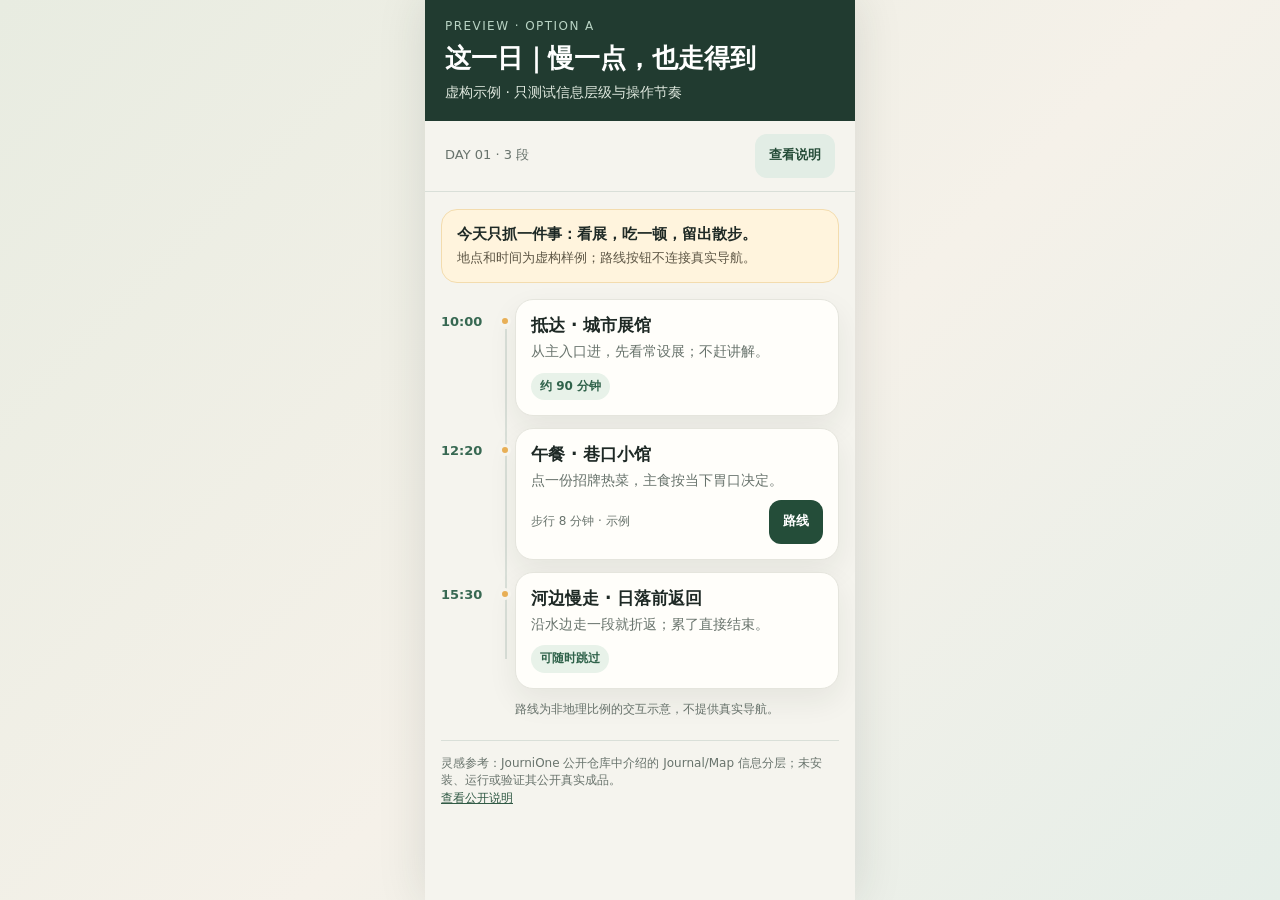
<file: preview/journione-exploration/a/index.html>
<!doctype html>
<html lang="zh-CN">
<head>
  <meta charset="utf-8"><meta name="viewport" content="width=device-width,initial-scale=1,viewport-fit=cover">
  <title>方案 A · 轻量时间轴执行卡</title>
  <style>
    :root{--ink:#1e2925;--muted:#68736c;--paper:#f5f4ee;--card:#fffefa;--line:#d9dfd8;--leaf:#376852;--accent:#e8af56;--shadow:0 12px 30px #18271a12}*{box-sizing:border-box}html,body{max-width:100%;overflow-x:hidden}body{margin:0;background:linear-gradient(135deg,#e8ece1,#f5f1e9 55%,#e5eee8);color:var(--ink);font:16px/1.45 ui-sans-serif,system-ui,-apple-system,"PingFang SC","Microsoft YaHei",sans-serif}.shell{width:100%;max-width:430px;margin:0 auto;min-height:100svh;background:var(--paper);box-shadow:0 0 45px #20312520;overflow:hidden}.top{padding:calc(18px + env(safe-area-inset-top)) 20px 18px;background:#213b30;color:#fff}.eyebrow{font-size:12px;letter-spacing:.12em;text-transform:uppercase;color:#b9d4c4}.top h1{font-size:26px;line-height:1.15;margin:9px 0 8px;word-break:break-all}.top p{margin:0;color:#e0e9df;font-size:14px}.bar{display:flex;align-items:center;justify-content:space-between;gap:8px;padding:13px 20px;border-bottom:1px solid var(--line);font-size:13px;color:var(--muted)}.bar button,.route a{min-height:44px;border:0;border-radius:12px;padding:0 14px;font:inherit;font-weight:700;text-decoration:none;display:inline-flex;align-items:center;justify-content:center;flex:none}.bar button{background:#e2ede5;color:#254c38}.main{padding:17px 16px 30px}.brief{background:#fff4dd;border:1px solid #f3dcae;border-radius:16px;padding:14px 15px;margin-bottom:16px}.brief strong{display:block;font-size:15px}.brief p{font-size:13px;margin:4px 0 0;color:#5d5645}.timeline{position:relative}.timeline:before{content:"";position:absolute;top:30px;bottom:30px;left:64px;border-left:2px solid var(--line)}.step{display:grid;grid-template-columns:54px 20px minmax(0,1fr);gap:0;position:relative;margin:0 0 12px}.time{font-variant-numeric:tabular-nums;font-size:13px;font-weight:800;padding-top:14px;color:var(--leaf);white-space:nowrap}.dot{position:relative;justify-self:center;align-self:start;margin-top:16px;width:12px;height:12px;background:var(--accent);border:3px solid var(--paper);border-radius:50%;z-index:1}.card{min-width:0;background:var(--card);border:1px solid #e5e5dd;border-radius:18px;padding:15px;box-shadow:var(--shadow)}.card h2{font-size:17px;line-height:1.25;margin:0 0 5px}.card p{margin:0;color:var(--muted);font-size:14px}.tag{display:inline-flex;align-items:center;margin:11px 0 0;padding:5px 9px;border-radius:999px;background:#e8f2e9;color:#2f624a;font-size:12px;font-weight:700}.route{margin:9px 0 0;display:flex;gap:8px;align-items:center}.route span{min-width:0;font-size:12px;color:var(--muted);flex:1}.route a{background:#244d39;color:#fff;font-size:13px}.notice{margin:5px 0 0 74px;color:var(--muted);font-size:12px}.footer{margin:22px 0 0;border-top:1px solid var(--line);padding-top:14px;color:var(--muted);font-size:12px}.footer a{color:#315a45}dialog{border:0;border-radius:18px;max-width:350px;color:var(--ink);box-shadow:0 14px 60px #0004}dialog::backdrop{background:#15201980}dialog button{margin-top:12px;min-height:44px;border:0;border-radius:10px;background:#244d39;color:#fff;padding:0 16px;font-weight:700}@media(max-width:350px){.top h1{font-size:23px}.main{padding-inline:12px}.step{grid-template-columns:52px 18px minmax(0,1fr)}.timeline:before{left:61px}.notice{margin-left:70px}.bar{padding-inline:14px}.top{padding-inline:16px}}
  </style>
</head><body><main class="shell">
  <header class="top"><div class="eyebrow">Preview · Option A</div><h1>这一日｜慢一点，也走得到</h1><p>虚构示例 · 只测试信息层级与操作节奏</p></header>
  <div class="bar"><span>DAY 01 · 3 段</span><button onclick="document.querySelector('dialog').showModal()">查看说明</button></div>
  <section class="main"><div class="brief"><strong>今天只抓一件事：看展，吃一顿，留出散步。</strong><p>地点和时间为虚构样例；路线按钮不连接真实导航。</p></div>
    <div class="timeline">
      <article class="step"><time class="time">10:00</time><i class="dot"></i><div class="card"><h2>抵达 · 城市展馆</h2><p>从主入口进，先看常设展；不赶讲解。</p><span class="tag">约 90 分钟</span></div></article>
      <article class="step"><time class="time">12:20</time><i class="dot"></i><div class="card"><h2>午餐 · 巷口小馆</h2><p>点一份招牌热菜，主食按当下胃口决定。</p><div class="route"><span>步行 8 分钟 · 示例</span><a href="#note" aria-label="查看虚构路线说明">路线</a></div></div></article>
      <article class="step"><time class="time">15:30</time><i class="dot"></i><div class="card"><h2>河边慢走 · 日落前返回</h2><p>沿水边走一段就折返；累了直接结束。</p><span class="tag">可随时跳过</span></div></article>
    </div><p id="note" class="notice">路线为非地理比例的交互示意，不提供真实导航。</p>
    <footer class="footer">灵感参考：JourniOne 公开仓库中介绍的 Journal/Map 信息分层；未安装、运行或验证其公开真实成品。<br><a href="https://github.com/JourniOne-ai/JourniOne-Planning-Skills" target="_blank" rel="noreferrer">查看公开说明</a></footer>
  </section><dialog><strong>这张卡在验证什么？</strong><p>先见到时间、地点与下一步；交通与补充信息降到第二层。按钮为 44px 触控目标。</p><button onclick="this.closest('dialog').close()">返回行程</button></dialog>
</main></body></html>
</file>
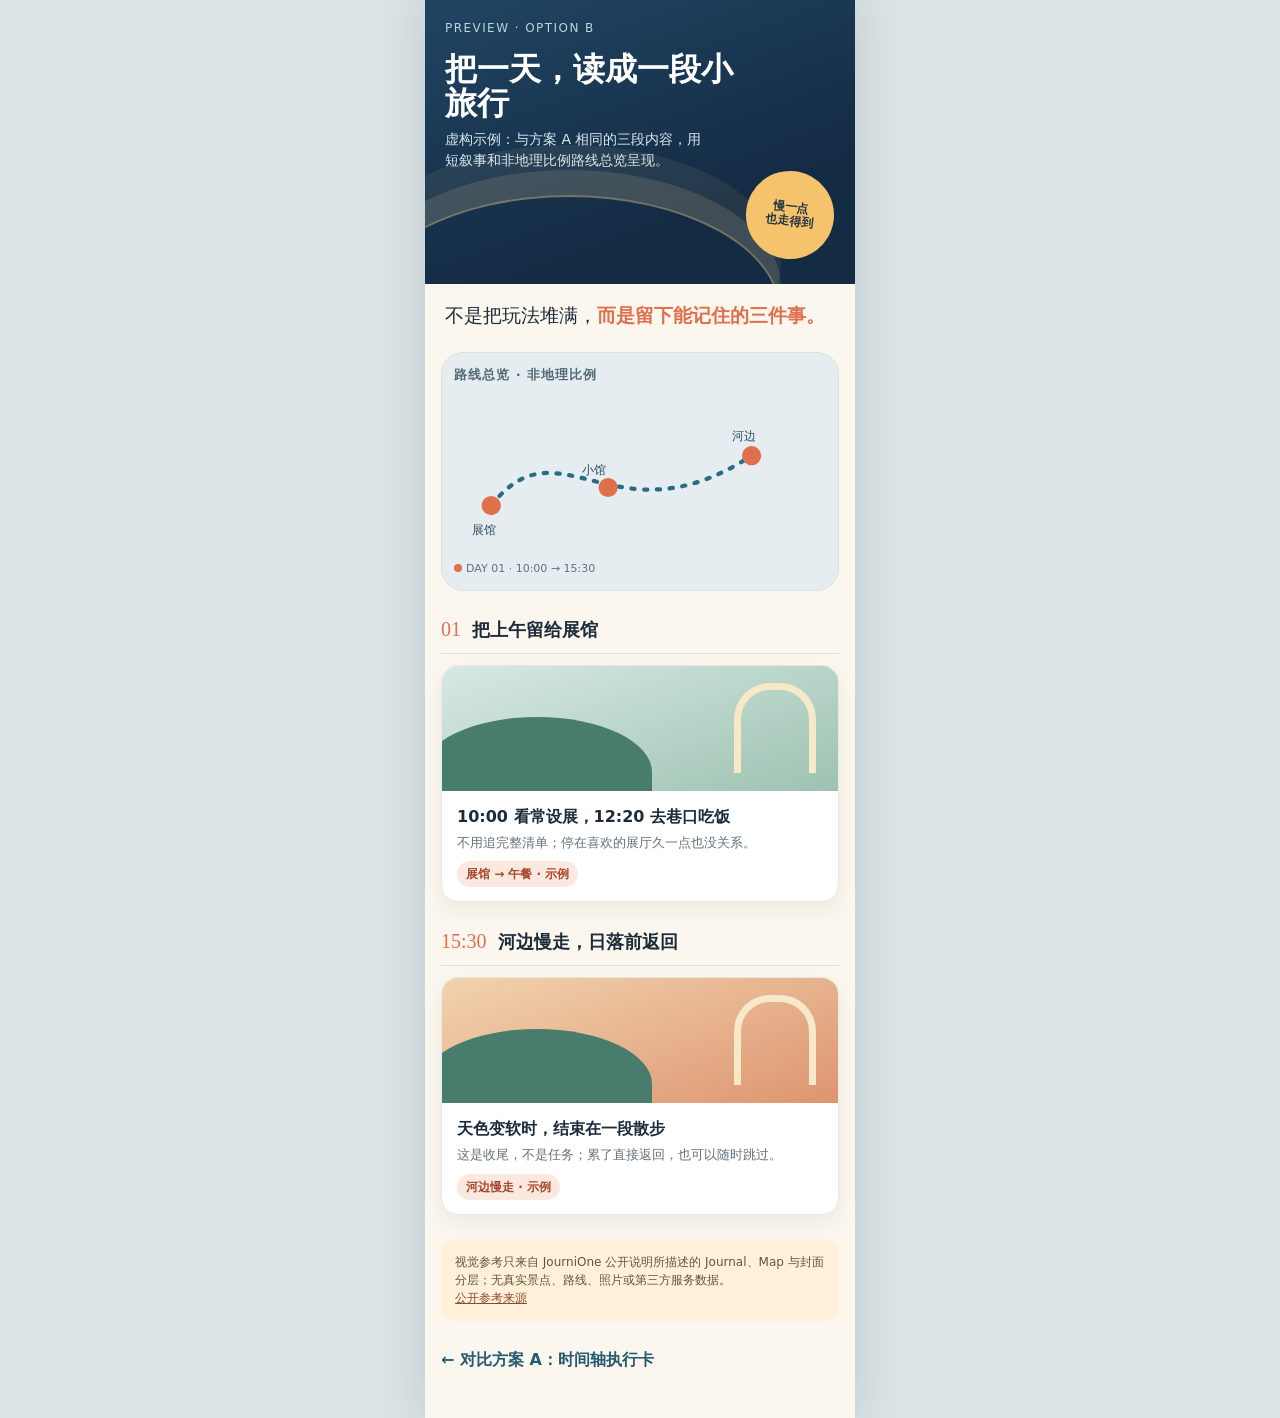
<file: preview/journione-exploration/b/index.html>
<!doctype html><html lang="zh-CN"><head><meta charset="utf-8"><meta name="viewport" content="width=device-width,initial-scale=1,viewport-fit=cover"><title>方案 B · 图文路线手册</title><style>
:root{--night:#142b44;--sky:#e8f0f3;--cream:#fbf7ef;--coral:#e0704c;--ink:#1c2c3a;--muted:#64717b;--line:#d9e0e2}*{box-sizing:border-box}html,body{max-width:100%;overflow-x:hidden}body{margin:0;background:#dae3e5;color:var(--ink);font:16px/1.5 ui-rounded,"SF Pro Rounded",ui-sans-serif,system-ui,"PingFang SC",sans-serif}.page{width:100%;max-width:430px;min-height:100svh;margin:auto;background:var(--cream);box-shadow:0 0 42px #13263823;overflow:hidden}.hero{min-height:284px;padding:calc(19px + env(safe-area-inset-top)) 20px 24px;color:white;position:relative;overflow:hidden;background:linear-gradient(160deg,#204563,#142b44 70%)}.hero:after{content:"";position:absolute;width:420px;height:230px;left:-68px;bottom:-145px;border:2px solid #ffdb9c66;border-radius:50%;box-shadow:0 -25px #ffdb9c20,0 -50px #ffdb9c12}.crumb{font-size:12px;letter-spacing:.12em;color:#b9d7dd}.hero h1{font-family:ui-serif,Georgia,"Songti SC",serif;line-height:1.05;font-size:32px;margin:16px 0 9px;max-width:300px;word-break:break-all}.hero p{font-size:14px;color:#d9eaf0;margin:0;max-width:270px}.sticker{position:absolute;right:21px;bottom:25px;width:88px;height:88px;border-radius:50%;background:#f4c36c;color:#233442;display:grid;place-content:center;text-align:center;font-size:12px;font-weight:800;line-height:1.15;transform:rotate(7deg);z-index:1}.body{padding:18px 16px 36px}.intro{font-family:ui-serif,Georgia,"Songti SC",serif;font-size:19px;line-height:1.5;margin:0 4px 21px;word-break:break-all}.intro b{color:var(--coral)}.map{background:#e5edf0;border-radius:22px;padding:12px;margin-bottom:23px;border:1px solid #d7e2e3;overflow:hidden}.map h2,.section-title{font-size:13px;letter-spacing:.08em;text-transform:uppercase;margin:0 0 10px;color:#516b78}.map svg{width:100%;display:block;height:auto}.legend{display:flex;gap:12px;margin-top:8px;font-size:11px;color:#61737b}.legend i{width:8px;height:8px;border-radius:50%;display:inline-block;margin-right:4px;background:var(--coral)}.chapter{margin:0 0 24px}.chapter-head{display:flex;gap:11px;align-items:baseline;border-bottom:1px solid var(--line);padding-bottom:9px;margin-bottom:11px}.day{font-family:ui-serif,Georgia,serif;color:var(--coral);font-size:20px}.chapter h2{font-size:18px;margin:0}.panel{background:white;border:1px solid #ebe8e1;border-radius:17px;overflow:hidden;box-shadow:0 8px 20px #192b3310}.scene{height:125px;background:linear-gradient(160deg,#d7e9e3,#9dc2b1);position:relative;overflow:hidden}.scene:before{content:"";position:absolute;bottom:-36px;left:-20px;width:230px;height:110px;border-radius:55% 55% 0 0;background:#487d6d}.scene:after{content:"";position:absolute;right:22px;bottom:18px;width:68px;height:83px;border:7px solid #f7e8c7;border-bottom:0;border-radius:36px 36px 0 0}.copy{padding:14px 15px}.copy strong{font-size:16px;display:block}.copy p{font-size:13px;color:var(--muted);margin:4px 0 0}.pill{display:inline-block;margin-top:9px;font-size:12px;font-weight:700;border-radius:999px;background:#fbe9df;color:#a7472d;padding:4px 9px}.back{display:inline-flex;align-items:center;justify-content:center;min-height:44px;margin-top:5px;color:#265a70;font-weight:700;text-decoration:none}.note{padding:14px;border-radius:13px;background:#fff1d9;color:#65533d;font-size:12px}.note a{color:#8d4c30}@media(max-width:350px){.hero h1{font-size:28px}.body{padding-inline:12px}.hero{padding-inline:16px}.sticker{right:16px}.intro{font-size:18px}}
</style></head><body><main class="page"><header class="hero"><div class="crumb">PREVIEW · OPTION B</div><h1>把一天，读成一段小旅行</h1><p>虚构示例：与方案 A 相同的三段内容，用短叙事和非地理比例路线总览呈现。</p><div class="sticker">慢一点<br>也走得到</div></header><div class="body"><p class="intro">不是把玩法堆满，<b>而是留下能记住的三件事。</b></p><section class="map" aria-label="非地理比例的单日路线总览"><h2>路线总览 · 非地理比例</h2><svg viewBox="0 0 350 150" role="img" aria-label="城市展馆、巷口小馆和河边慢走的虚构路线示意"><path d="M35 105 C100 22,150 143,280 58" fill="none" stroke="#276e83" stroke-width="4" stroke-linecap="round" stroke-dasharray="3 9"/><circle cx="35" cy="105" r="9" fill="#e0704c"/><circle cx="145" cy="88" r="9" fill="#e0704c"/><circle cx="280" cy="58" r="9" fill="#e0704c"/><g font-size="11" font-family="sans-serif" fill="#314d5d"><text x="17" y="132">展馆</text><text x="120" y="75">小馆</text><text x="262" y="43">河边</text></g></svg><div class="legend"><span><i></i>DAY 01 · 10:00 → 15:30</span></div></section><section class="chapter"><div class="chapter-head"><span class="day">01</span><h2>把上午留给展馆</h2></div><article class="panel"><div class="scene" aria-hidden="true"></div><div class="copy"><strong>10:00 看常设展，12:20 去巷口吃饭</strong><p>不用追完整清单；停在喜欢的展厅久一点也没关系。</p><span class="pill">展馆 → 午餐 · 示例</span></div></article></section><section class="chapter"><div class="chapter-head"><span class="day">15:30</span><h2>河边慢走，日落前返回</h2></div><article class="panel"><div class="scene" style="background:linear-gradient(160deg,#f1d3ae,#dd9570)" aria-hidden="true"></div><div class="copy"><strong>天色变软时，结束在一段散步</strong><p>这是收尾，不是任务；累了直接返回，也可以随时跳过。</p><span class="pill">河边慢走 · 示例</span></div></article></section><p class="note">视觉参考只来自 JourniOne 公开说明所描述的 Journal、Map 与封面分层；无真实景点、路线、照片或第三方服务数据。<br><a href="https://github.com/JourniOne-ai/JourniOne-Planning-Skills" target="_blank" rel="noreferrer">公开参考来源</a></p><a class="back" href="../a/" aria-label="返回方案 A 时间轴执行卡">← 对比方案 A：时间轴执行卡</a></div></main></body></html>
</file>
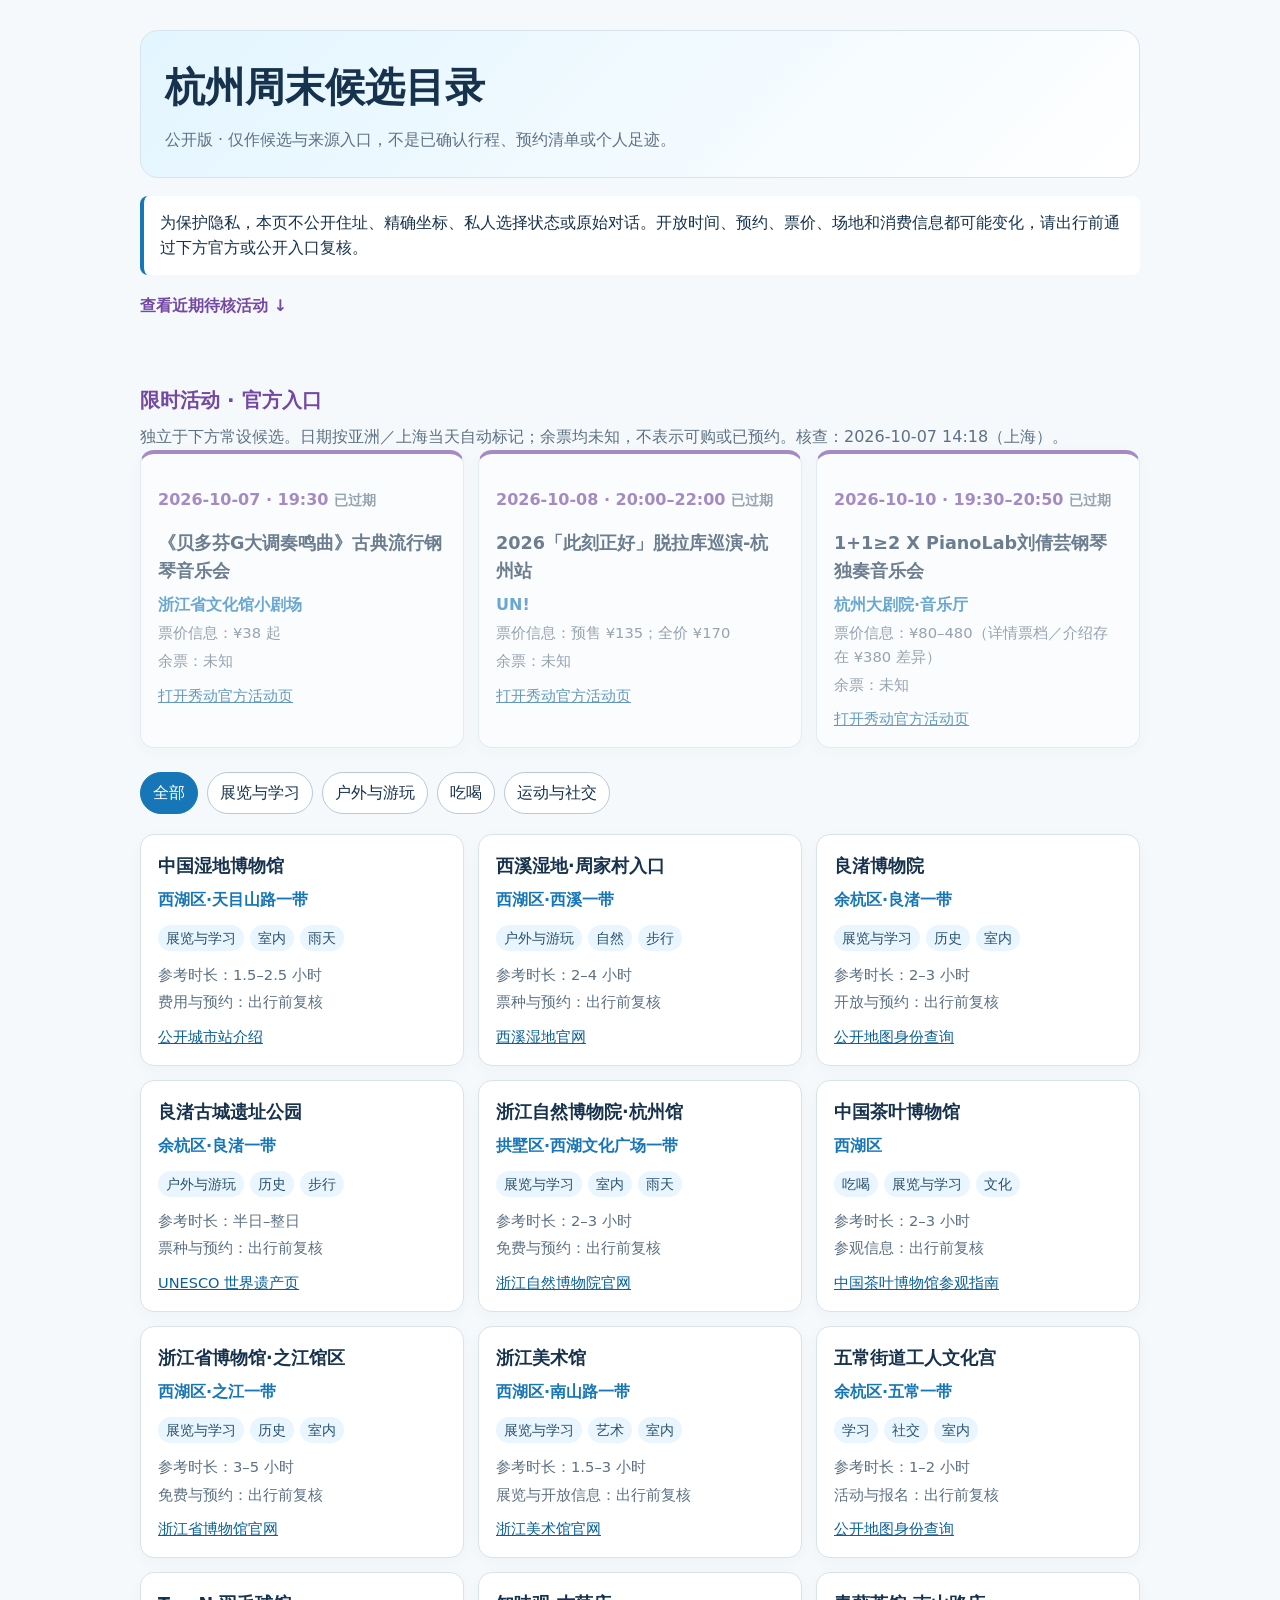
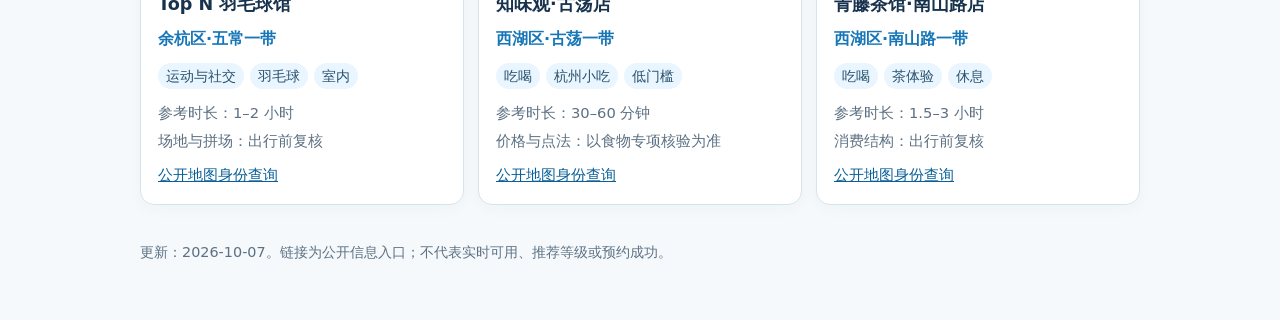
<file: hangzhou/legacy-candidates.html>
<!doctype html>
<html lang="zh-CN">
<head>
  <meta charset="utf-8">
  <meta name="viewport" content="width=device-width,initial-scale=1">
  <title>杭州周末候选目录｜公开版</title>
  <style>
    :root{color-scheme:light;--ink:#17324d;--muted:#5d7183;--line:#d8e3eb;--card:#fff;--blue:#eaf6ff;--bg:#f5f9fc;--accent:#1676b8;--event:#7448a3}*{box-sizing:border-box}body{margin:0;background:var(--bg);color:var(--ink);font:16px/1.6 system-ui,-apple-system,"PingFang SC","Microsoft YaHei",sans-serif}.wrap{max-width:1040px;margin:auto;padding:30px 20px 56px}header{padding:24px;border-radius:18px;background:linear-gradient(135deg,#e3f5ff,#fff);border:1px solid var(--line)}h1{margin:0 0 8px;font-size:clamp(1.7rem,4vw,2.5rem)}h2{margin:34px 0 12px;font-size:1.25rem}.note{color:var(--muted);margin:8px 0 0}.notice{margin:18px 0;padding:14px 16px;border-left:4px solid var(--accent);background:#fff;border-radius:8px}.section-link{display:inline-block;margin:0 0 4px;color:var(--event);font-weight:700;text-decoration:none}.controls{display:flex;gap:9px;flex-wrap:wrap;margin:20px 0}button{appearance:none;border:1px solid #b8cad7;border-radius:999px;background:#fff;color:var(--ink);padding:7px 12px;font:inherit;cursor:pointer}button[aria-pressed="true"]{background:var(--accent);color:#fff;border-color:var(--accent)}.grid{display:grid;grid-template-columns:repeat(auto-fit,minmax(250px,1fr));gap:14px}.card{background:var(--card);border:1px solid var(--line);border-radius:14px;padding:17px;box-shadow:0 4px 15px #17324d08}.card h3{margin:0 0 7px;font-size:1.1rem}.area{color:var(--accent);font-weight:650}.tags{display:flex;flex-wrap:wrap;gap:6px;margin:12px 0}.tag{font-size:.86rem;padding:2px 8px;border-radius:999px;background:var(--blue);color:#28516d}.meta{font-size:.92rem;color:var(--muted);margin:4px 0}.sources{margin-top:11px;font-size:.91rem}.sources a{display:block;color:#0a6098;margin-top:5px;overflow-wrap:anywhere}.activities{margin:24px 0;padding-top:4px}.activities h2{color:var(--event);margin-bottom:4px}.event-card{border-top:4px solid var(--event)}.event-date{color:var(--event);font-weight:800}.event-card.is-past{opacity:.62}.event-card.is-past .sources a{pointer-events:none}.event-status{font-size:.86rem;color:var(--muted);font-weight:700}footer{margin-top:36px;color:var(--muted);font-size:.9rem}@media(max-width:680px){.wrap{padding:18px 14px 38px}header{padding:18px}.grid{grid-template-columns:1fr}.card{padding:15px}}
  </style>
</head>
<body>
<main class="wrap">
  <header><h1>杭州周末候选目录</h1><p class="note">公开版 · 仅作候选与来源入口，不是已确认行程、预约清单或个人足迹。</p></header>
  <p class="notice">为保护隐私，本页不公开住址、精确坐标、私人选择状态或原始对话。开放时间、预约、票价、场地和消费信息都可能变化，请出行前通过下方官方或公开入口复核。</p>
  <a class="section-link" href="#activities">查看近期待核活动 ↓</a>
  <section class="activities" id="activities" aria-labelledby="activities-title">
    <h2 id="activities-title">限时活动 · 官方入口</h2>
    <p class="note">独立于下方常设候选。日期按亚洲／上海当天自动标记；余票均未知，不表示可购或已预约。核查：2026-10-07 14:18（上海）。</p>
    <div class="grid">
      <article class="card event-card" data-event-date="2026-10-07"><p class="event-date">2026-10-07 · 19:30 <span class="event-status"></span></p><h3>《贝多芬G大调奏鸣曲》古典流行钢琴音乐会</h3><div class="area">浙江省文化馆小剧场</div><p class="meta">票价信息：¥38 起</p><p class="meta">余票：未知</p><div class="sources"><a href="https://www.showstart.com/event/311681" target="_blank" rel="noopener noreferrer">打开秀动官方活动页</a></div></article>
      <article class="card event-card" data-event-date="2026-10-08"><p class="event-date">2026-10-08 · 20:00–22:00 <span class="event-status"></span></p><h3>2026「此刻正好」脱拉库巡演-杭州站</h3><div class="area">UN!</div><p class="meta">票价信息：预售 ¥135；全价 ¥170</p><p class="meta">余票：未知</p><div class="sources"><a href="https://www.showstart.com/event/306981" target="_blank" rel="noopener noreferrer">打开秀动官方活动页</a></div></article>
      <article class="card event-card" data-event-date="2026-10-10"><p class="event-date">2026-10-10 · 19:30–20:50 <span class="event-status"></span></p><h3>1+1≥2 X PianoLab刘倩芸钢琴独奏音乐会</h3><div class="area">杭州大剧院·音乐厅</div><p class="meta">票价信息：¥80–480（详情票档／介绍存在 ¥380 差异）</p><p class="meta">余票：未知</p><div class="sources"><a href="https://www.showstart.com/event/306264" target="_blank" rel="noopener noreferrer">打开秀动官方活动页</a></div></article>
    </div>
  </section>
  <div class="controls" aria-label="按类别筛选"><button aria-pressed="true" data-filter="all">全部</button><button aria-pressed="false" data-filter="展览与学习">展览与学习</button><button aria-pressed="false" data-filter="户外与游玩">户外与游玩</button><button aria-pressed="false" data-filter="吃喝">吃喝</button><button aria-pressed="false" data-filter="运动与社交">运动与社交</button></div>
  <section class="grid" id="cards">
    <article class="card" data-tags="展览与学习 室内 轻体力 雨天"><h3>中国湿地博物馆</h3><div class="area">西湖区·天目山路一带</div><div class="tags"><span class="tag">展览与学习</span><span class="tag">室内</span><span class="tag">雨天</span></div><p class="meta">参考时长：1.5–2.5 小时</p><p class="meta">费用与预约：出行前复核</p><div class="sources"><a href="https://www.ehangzhou.gov.cn/2024-04/29/c_289415.htm" target="_blank" rel="noopener noreferrer">公开城市站介绍</a></div></article>
    <article class="card" data-tags="户外与游玩 自然 步行 娱乐"><h3>西溪湿地·周家村入口</h3><div class="area">西湖区·西溪一带</div><div class="tags"><span class="tag">户外与游玩</span><span class="tag">自然</span><span class="tag">步行</span></div><p class="meta">参考时长：2–4 小时</p><p class="meta">票种与预约：出行前复核</p><div class="sources"><a href="https://www.xixiwetland.com.cn/" target="_blank" rel="noopener noreferrer">西溪湿地官网</a></div></article>
    <article class="card" data-tags="展览与学习 历史 室内 半日"><h3>良渚博物院</h3><div class="area">余杭区·良渚一带</div><div class="tags"><span class="tag">展览与学习</span><span class="tag">历史</span><span class="tag">室内</span></div><p class="meta">参考时长：2–3 小时</p><p class="meta">开放与预约：出行前复核</p><div class="sources"><a href="https://www.amap.com/search?query=%E8%89%AF%E6%B8%9A%E5%8D%9A%E7%89%A9%E9%99%A2" target="_blank" rel="noopener noreferrer">公开地图身份查询</a></div></article>
    <article class="card" data-tags="户外与游玩 历史 步行 整日"><h3>良渚古城遗址公园</h3><div class="area">余杭区·良渚一带</div><div class="tags"><span class="tag">户外与游玩</span><span class="tag">历史</span><span class="tag">步行</span></div><p class="meta">参考时长：半日–整日</p><p class="meta">票种与预约：出行前复核</p><div class="sources"><a href="https://whc.unesco.org/en/list/1592/" target="_blank" rel="noopener noreferrer">UNESCO 世界遗产页</a></div></article>
    <article class="card" data-tags="展览与学习 室内 雨天 半日"><h3>浙江自然博物院·杭州馆</h3><div class="area">拱墅区·西湖文化广场一带</div><div class="tags"><span class="tag">展览与学习</span><span class="tag">室内</span><span class="tag">雨天</span></div><p class="meta">参考时长：2–3 小时</p><p class="meta">免费与预约：出行前复核</p><div class="sources"><a href="https://www.zmnh.com/" target="_blank" rel="noopener noreferrer">浙江自然博物院官网</a></div></article>
    <article class="card" data-tags="吃喝 展览与学习 文化 半日"><h3>中国茶叶博物馆</h3><div class="area">西湖区</div><div class="tags"><span class="tag">吃喝</span><span class="tag">展览与学习</span><span class="tag">文化</span></div><p class="meta">参考时长：2–3 小时</p><p class="meta">参观信息：出行前复核</p><div class="sources"><a href="https://www.teamuseum.cn/mobile/basicIntroduction.htm" target="_blank" rel="noopener noreferrer">中国茶叶博物馆参观指南</a></div></article>
    <article class="card" data-tags="展览与学习 历史 室内 整日"><h3>浙江省博物馆·之江馆区</h3><div class="area">西湖区·之江一带</div><div class="tags"><span class="tag">展览与学习</span><span class="tag">历史</span><span class="tag">室内</span></div><p class="meta">参考时长：3–5 小时</p><p class="meta">免费与预约：出行前复核</p><div class="sources"><a href="https://www.zhejiangmuseum.com/" target="_blank" rel="noopener noreferrer">浙江省博物馆官网</a></div></article>
    <article class="card" data-tags="展览与学习 艺术 室内 娱乐"><h3>浙江美术馆</h3><div class="area">西湖区·南山路一带</div><div class="tags"><span class="tag">展览与学习</span><span class="tag">艺术</span><span class="tag">室内</span></div><p class="meta">参考时长：1.5–3 小时</p><p class="meta">展览与开放信息：出行前复核</p><div class="sources"><a href="https://www.zjam.org.cn/" target="_blank" rel="noopener noreferrer">浙江美术馆官网</a></div></article>
    <article class="card" data-tags="学习 社交 室内 低通勤"><h3>五常街道工人文化宫</h3><div class="area">余杭区·五常一带</div><div class="tags"><span class="tag">学习</span><span class="tag">社交</span><span class="tag">室内</span></div><p class="meta">参考时长：1–2 小时</p><p class="meta">活动与报名：出行前复核</p><div class="sources"><a href="https://www.amap.com/search?query=%E4%BA%94%E5%B8%B8%E8%A1%97%E9%81%93%E5%B7%A5%E4%BA%BA%E6%96%87%E5%8C%96%E5%AE%AB" target="_blank" rel="noopener noreferrer">公开地图身份查询</a></div></article>
    <article class="card" data-tags="运动与社交 羽毛球 训练 室内"><h3>Top N 羽毛球馆</h3><div class="area">余杭区·五常一带</div><div class="tags"><span class="tag">运动与社交</span><span class="tag">羽毛球</span><span class="tag">室内</span></div><p class="meta">参考时长：1–2 小时</p><p class="meta">场地与拼场：出行前复核</p><div class="sources"><a href="https://www.amap.com/search?query=Top%20N%E7%BE%BD%E6%AF%9B%E7%90%83%E9%A6%86" target="_blank" rel="noopener noreferrer">公开地图身份查询</a></div></article>
    <article class="card" data-tags="吃喝 杭州小吃 独自友好 低门槛"><h3>知味观·古荡店</h3><div class="area">西湖区·古荡一带</div><div class="tags"><span class="tag">吃喝</span><span class="tag">杭州小吃</span><span class="tag">低门槛</span></div><p class="meta">参考时长：30–60 分钟</p><p class="meta">价格与点法：以食物专项核验为准</p><div class="sources"><a href="https://www.amap.com/search?query=%E7%9F%A5%E5%91%B3%E8%A7%82%28%E5%8F%A4%E8%8D%A1%E5%BA%97%29" target="_blank" rel="noopener noreferrer">公开地图身份查询</a></div></article>
    <article class="card" data-tags="吃喝 茶体验 休息"><h3>青藤茶馆·南山路店</h3><div class="area">西湖区·南山路一带</div><div class="tags"><span class="tag">吃喝</span><span class="tag">茶体验</span><span class="tag">休息</span></div><p class="meta">参考时长：1.5–3 小时</p><p class="meta">消费结构：出行前复核</p><div class="sources"><a href="https://www.amap.com/search?query=%E9%9D%92%E8%97%A4%E8%8C%B6%E9%A6%86%28%E5%8D%97%E5%B1%B1%E8%B7%AF%E5%BA%97%29" target="_blank" rel="noopener noreferrer">公开地图身份查询</a></div></article>
  </section>
  <footer>更新：2026-10-07。链接为公开信息入口；不代表实时可用、推荐等级或预约成功。</footer>
</main>
<script>
document.querySelectorAll('[data-filter]').forEach(function(button){button.addEventListener('click',function(){var filter=button.dataset.filter;document.querySelectorAll('[data-filter]').forEach(function(x){x.setAttribute('aria-pressed',String(x===button))});document.querySelectorAll('#cards .card').forEach(function(card){card.hidden=filter!=='all'&&!card.dataset.tags.includes(filter)})})});
var nowParts=new Intl.DateTimeFormat('en-US',{timeZone:'Asia/Shanghai',year:'numeric',month:'2-digit',day:'2-digit'}).formatToParts(new Date());var part={};nowParts.forEach(function(p){part[p.type]=p.value});var today=part.year+'-'+part.month+'-'+part.day;document.querySelectorAll('[data-event-date]').forEach(function(card){var date=card.dataset.eventDate;var status=card.querySelector('.event-status');if(date<today){card.classList.add('is-past');status.textContent='已过期';}else if(date===today){status.textContent='今天';}else{status.textContent='待开始';}});
</script>
</body></html>
</file>
<file: scripts/execution-cards.css>
.exec-zone{margin:12px 0 15px;padding:12px;background:#f8faf8;border:1px solid #dce7df;border-radius:15px}
.exec-kicker{color:#315f4a;font-size:10px;font-weight:800;letter-spacing:.12em}
.exec-zone>h3{font-size:17px;margin:3px 0 4px}
.exec-sequence{display:flex;gap:5px;align-items:center;overflow-x:auto;white-space:nowrap;margin:8px 0 10px;padding:10px;border-radius:10px;background:#e8f2ec;color:#246044;font-size:11px;font-weight:750}.exec-sequence b{color:#8cae99}
.exec-note{font-size:11.5px;color:#54645a;margin:0 0 11px;line-height:1.55}
.exec-place,.exec-edge{background:#fff;border:1px solid #e4e7e2;border-radius:13px;padding:12px;margin:8px 0}
.exec-edge{background:#f3f7fc;border-color:#dce8f6}
.exec-top{display:flex;gap:8px;align-items:flex-start}.exec-time{flex:0 0 43px;color:#936013;font-size:11px;font-weight:800;padding-top:2px}
.exec-main{min-width:0;flex:1}.exec-label{font-size:10px;font-weight:800;color:#237346;letter-spacing:.04em}
.exec-edge .exec-label{color:#235eac}.exec-title{font-size:16px;font-weight:800;line-height:1.35;margin:2px 0}
.exec-title a{color:#1d4ed8;text-decoration:underline;text-underline-offset:3px}
.exec-heading{display:flex;align-items:flex-start;gap:5px}.exec-heading .exec-title{flex:1;min-width:0}.exec-bell{display:inline-grid;place-items:center;flex:0 0 34px;width:34px;height:34px;border:1px solid #b9dbc4;border-radius:10px;background:#eaf7ee;text-decoration:none;font-size:17px}.exec-bell:focus-visible{outline:3px solid #227b46;outline-offset:2px}
.exec-sub{font-size:11.5px;color:#54616d;margin-top:3px;line-height:1.55}
.exec-tag{display:inline-block;font-size:10px;font-weight:700;padding:2px 7px;border-radius:99px;background:#fff3df;color:#855100;margin:5px 0 0}
.exec-tag.done{background:#e7f5ec;color:#1a7f37}
.exec-mode{display:flex;gap:6px;overflow-x:auto;margin:9px 0 2px}
.exec-mode button,.exec-switch button{min-height:44px;border:1px solid #cfd9e6;border-radius:9px;background:#fff;color:#31577c;padding:5px 10px;font-size:11px;font-weight:700;white-space:nowrap}
.exec-mode button[aria-pressed=true]{background:#dfeafa;border-color:#77a0db;color:#1b4f91}
.exec-route{display:flex;gap:5px;align-items:center;margin:9px 0 5px;font-size:11px;color:#35506b}
.exec-route span{flex:1;background:#fff;border:1px solid #dce8f6;border-radius:7px;text-align:center;padding:6px 2px;min-width:0}
.exec-route b{font-weight:700}
.exec-metric{font-size:11.5px;color:#475569;margin-top:6px}
.exec-link{display:inline-flex;align-items:center;min-height:40px;margin-top:7px;padding:5px 10px;background:#fff;border:1px solid #9bb8de;border-radius:9px;color:#1d4ed8;font-size:11.5px;font-weight:750;text-decoration:none}
.exec-actions{display:flex;flex-wrap:wrap;gap:6px}.exec-actions .exec-link{min-height:44px}
.exec-access{margin-top:10px;padding:10px;border:1px solid #cdddec;border-left:4px solid #4276b8;border-radius:8px;background:#f5f9ff;color:#30445e;font-size:11.5px;line-height:1.7}.exec-access>b{color:#173f75}
.exec-later{margin:10px 0;padding:11px;border:1px solid #e8cba1;border-left:4px solid #b66b18;border-radius:9px;background:#fff9ee;color:#624621;font-size:11.5px;line-height:1.6}.exec-later b{font-size:12px}.exec-later p{margin:4px 0 0}.exec-later a{color:#2159ac;text-decoration:underline}
.exec-zone [hidden]{display:none!important}
.exec-warning{font-size:10.5px;color:#7b5b2d;margin-top:6px;line-height:1.5}
.exec-switch{display:flex;justify-content:space-between;align-items:center;gap:8px;margin:7px 0 5px}
.exec-switch span{font-size:11px;color:#667085}.exec-switch button{min-width:44px;font-size:18px;padding:0}
.exec-food-track{display:flex;overflow-x:auto;scroll-snap-type:x mandatory;scrollbar-width:none;margin:0 -12px}.exec-food-track::-webkit-scrollbar{display:none}
.exec-food{flex:0 0 100%;scroll-snap-align:start;padding:4px 12px 3px}
.exec-food h4{font-size:15px;line-height:1.35;margin:0 0 4px}.exec-food h4 a{color:#1d4ed8;text-decoration:underline;text-underline-offset:3px}
.exec-food p{font-size:11.5px;color:#4b5563;margin:4px 0}.exec-food b{color:#374151}
.exec-food-image-gap{height:112px;margin:9px 0;padding:14px;display:flex;flex-direction:column;align-items:center;justify-content:center;gap:6px;border:1px dashed #a7bdad;border-radius:10px;background:linear-gradient(135deg,#eff6ee,#f8f9f2);color:#345b42;text-align:center}.exec-food-image-gap b{font-size:13px;color:#2d6441}.exec-food-image-gap span{font-size:10.5px;line-height:1.5}
.exec-facts{display:grid;gap:6px;margin-top:10px;font-size:11.5px;line-height:1.5;color:#344054}.exec-facts b{color:#172e28}.exec-focus{margin-top:10px;padding:10px;border-radius:9px;background:#f8f1e7;color:#5b4933;font-size:11.5px;line-height:1.5}
.exec-food-picker{display:flex;gap:7px;overflow-x:auto;padding:9px 0 4px}.exec-food-picker button{flex:0 0 auto;min-height:44px;padding:7px 12px;border:1px solid #b8cabf;border-radius:11px;background:#fff;color:#264d38;font-size:12px;font-weight:750}.exec-food-picker button[aria-pressed=true]{background:#206a45;color:#fff;border-color:#206a45;box-shadow:0 3px 10px #206a452c}
.exec-map{height:160px;position:relative;overflow:hidden;border:1px solid #bfd0e5;border-radius:10px;margin-top:9px;background:linear-gradient(0deg,transparent 24%,#dae7f180 25%,transparent 26%,transparent 49%,#dae7f180 50%,transparent 51%,transparent 74%,#dae7f180 75%,transparent 76%),linear-gradient(90deg,transparent 24%,#dae7f180 25%,transparent 26%,transparent 49%,#dae7f180 50%,transparent 51%,transparent 74%,#dae7f180 75%,transparent 76%),#f4f8fc;background-size:40px 40px}.exec-map svg{position:absolute;inset:0;width:100%;height:100%}.exec-map-north{position:absolute;top:5px;right:7px;z-index:2;font-size:10px;font-weight:800;color:#35516d}.exec-pin{position:absolute;z-index:2;max-width:42%;font-size:10px;font-weight:800;line-height:1.25;padding:4px 6px;border-radius:6px;background:#fff;box-shadow:0 2px 6px #35465b30;transform:translate(-50%,-130%)}.exec-pin.from{color:#1e5da4}.exec-pin.to{color:#b74622;transform:translate(-50%,25%)}.exec-map small{position:absolute;left:5px;right:5px;bottom:4px;background:#ffffffdf;padding:3px;font-size:9px;color:#4c5c6d;text-align:center}
.exec-photo{margin:10px 0 0}.exec-photo img{display:block;width:100%;height:190px;object-fit:cover;object-position:center 72%;border-radius:10px;background:#e9e5dc}.exec-photo figcaption{font-size:10px;color:#687580;margin-top:4px}.exec-photo a{color:#53687a}
.exec-museum-heading{font-size:12px;margin:12px 0 6px;color:#344054}.exec-museum-track{display:flex;gap:9px;overflow-x:auto;scroll-snap-type:x mandatory;padding:0 2px 6px}.exec-museum-tile{flex:0 0 min(78%,280px);scroll-snap-align:start;border:1px solid #e5e7eb;border-radius:10px;padding:8px;background:#fff;display:flex;flex-direction:column;gap:4px}.exec-museum-tile img,.exec-museum-noimage{width:100%;height:126px;object-fit:cover;border-radius:7px;background:#f0f2f4}.exec-museum-noimage{display:grid;place-items:center;color:#77818c;font-size:11px}.exec-museum-tile b{font-size:12px;line-height:1.45}.exec-museum-tile p{font-size:11px;line-height:1.5;margin:0;color:#53606b}.exec-museum-tile small{font-size:10px;line-height:1.45;color:#8a5a31}.exec-museum-tile a{font-size:10px;color:#1d4ed8}
.exec-route-photo img{height:auto;max-height:360px;object-fit:contain;object-position:center;background:#f4f8fc}
.exec-route-photo>a{display:block}.exec-route-photo>a:focus-visible{outline:3px solid #235eac;outline-offset:3px}
.exec-map-missing{padding:12px;margin:9px 0 0;border:1px dashed #a9bfd9;border-radius:9px;background:#fff;color:#31577c;font-size:11px;line-height:1.5}
.exec-jump{display:block;margin:8px 0 13px;padding:11px 13px;border-radius:12px;background:#e6f3eb;border:1px solid #b4d9c3;color:#17623c;font-size:13px;font-weight:800;text-decoration:none}
.exec-method{margin-top:8px}.exec-method summary{font-size:11px;color:#6b7280;min-height:36px;cursor:pointer}
.exec-method p{font-size:10.5px;color:#6b7280;margin:0 0 4px}
.prior-plan{margin-top:10px}
.d7-flow{display:flex;gap:5px;overflow-x:auto;white-space:nowrap;padding:10px;margin:9px 0;border-radius:10px;background:#e8f2ec;color:#246044;font-size:11px;font-weight:750}.d7-flow b{color:#90aa99}
.d7-zone .exec-time{flex:0 0 84px;font-size:12px;line-height:1.35;border-right:1px solid currentColor;min-height:30px;padding-right:7px}
/* One hue per role: warm orange lodging, rail blue, map blue, sage sights, clay food. */
.d7-zone .d7-hotel{--d7-accent:#ae4f19;--d7-border:#efc5a6;--d7-bg:#fff6ee}
.d7-zone .d7-station,.d7-zone .d7-train{--d7-accent:#19599d;--d7-border:#a9c8ea;--d7-bg:#eaf2fd}
.d7-zone .d7-edge{--d7-accent:#2c75aa;--d7-border:#b8dced;--d7-bg:#eef8fd}
.d7-zone .d7-sight{--d7-accent:#685579;--d7-border:#d4c9df;--d7-bg:#f8f4fb}
.d7-zone[data-sight-theme="ochre"] .d7-sight{--d7-accent:#876120;--d7-border:#e2d1a9;--d7-bg:#fffaeb}
.d7-zone[data-sight-theme="rose"] .d7-sight{--d7-accent:#9e4c51;--d7-border:#e4c4c7;--d7-bg:#fff3f4}
.d7-zone .d7-meal{--d7-accent:#9b503d;--d7-border:#e8c7ba;--d7-bg:#fff5f0}
.d7-zone :is(.d7-place,.d7-edge,.d7-train,.d7-meal){background:var(--d7-bg);border-color:var(--d7-border);border-left:4px solid var(--d7-accent)}
.d7-zone :is(.d7-place,.d7-edge,.d7-train,.d7-meal) :is(.exec-label,.exec-time){color:var(--d7-accent)}
.d7-zone .d7-train .exec-title{color:#164d89}
.d7-zone .d7-meal .exec-food-picker button[aria-pressed=true]{background:#9b503d;border-color:#9b503d;box-shadow:0 3px 10px #9b503d2c}
.d7-zone .d7-edge .exec-mode button[aria-pressed=true]{background:#d9edf8;border-color:#8fc4e1;color:#225d86}
.d7-zone .d7-sight .exec-focus{background:#eee7f3;color:#584467}
.d7-zone[data-sight-theme="ochre"] .d7-sight .exec-focus{background:#f8edd0;color:#715219}
.d7-zone[data-sight-theme="rose"] .d7-sight .exec-focus{background:#f8e4e6;color:#803d43}
.d7-theme-picker{display:flex;align-items:center;gap:5px;overflow-x:auto;margin:9px 0 3px}.d7-theme-picker span{font-size:10px;color:#64748b;white-space:nowrap}.d7-theme-picker button{min-height:38px;padding:5px 10px;border:1px solid #cbd5e1;border-radius:9px;font-size:11px;font-weight:700;background:#fff;color:#475569;white-space:nowrap}.d7-theme-picker button[data-d7-theme="violet"]{border-color:#bdaacf;color:#685579}.d7-theme-picker button[data-d7-theme="ochre"]{border-color:#d8c38d;color:#876120}.d7-theme-picker button[data-d7-theme="rose"]{border-color:#d8a7ac;color:#9e4c51}.d7-theme-picker button[aria-pressed="true"]{box-shadow:inset 0 0 0 2px currentColor}
.d7-overview{margin:2px 0 12px;padding:11px;border:1px solid #d7e1dc;border-radius:12px;background:#fbfcfa}.d7-overview-title{display:flex;justify-content:space-between;gap:8px;align-items:baseline;color:#315441;font-size:13px;font-weight:800}.d7-overview-title small{font-size:9px;font-weight:500;color:#69776f}.d7-overview-map{position:relative;height:175px;margin-top:9px;border:1px solid #cbd8d2;border-radius:10px;background:linear-gradient(125deg,#eaf2ea,#f3f7f5 52%,#e7f1f8)}.d7-north{position:absolute;right:8px;top:7px;font-size:11px;font-weight:800;color:#3f5563}.d7-pin{position:absolute;padding:5px 7px;border:1px solid;border-radius:7px;background:#fff;box-shadow:0 2px 7px #23382824;font-size:10px;font-weight:800;white-space:nowrap}.d7-pin.station{top:22%;right:7%;color:#19599d}.d7-pin.hotel{bottom:10%;left:41%;color:#ae4f19}.d7-pin.food{top:51%;left:15%;color:#9b503d}.d7-pin.sight{top:17%;left:12%;color:#685579}.d7-overview-rail{margin-top:8px;font-size:11px;color:#42566a}.d7-overview-rail b{color:#19599d}
.d7-overview-source{margin-top:4px;font-size:10px}.d7-overview-source a{color:#536c79}
.d7-map{margin-top:10px;overflow:hidden;border:1px solid #a9cfe5;border-radius:11px;background:#e9f3fa}.d7-map iframe{display:block;width:100%;height:240px;border:0;background:#fff}.d7-map-fallback{padding:7px 9px;background:#f7fbfe;color:#496579;font-size:10.5px}.d7-map-fallback a{color:#1d5a9a;font-weight:750}
.d7-zone .exec-mode button{font-size:11px}.d7-cycling-note{font-size:11px;color:#8b5b2c;margin:7px 0 0}
.d7-keyline{font-size:11.5px;line-height:1.55;color:#415365;margin:8px 0 0}.d7-food{flex:0 0 100%;scroll-snap-align:start;padding:4px 12px 8px}.d7-food h4{font-size:15px;margin:0;flex:1}.d7-food h4 a{color:#1d4ed8;text-decoration:underline;text-underline-offset:3px}.d7-food p{font-size:11.5px;color:#4b5563;margin:7px 0}.d7-gallery{display:flex;gap:7px;overflow-x:auto;scroll-snap-type:x mandatory;margin:10px 0}.d7-gallery figure{flex:0 0 78%;scroll-snap-align:start;margin:0}.d7-gallery img{width:100%;height:175px;object-fit:cover;border-radius:9px}.d7-gallery figcaption{font-size:10px;color:#667085}.d7-rest{padding:11px;border-radius:10px;background:#fff6ee;border:1px solid #efc5a6;color:#87401a;font-size:12px;font-weight:750}
.d7-zone .exec-time{flex-basis:64px;padding-right:5px}
.d7-zone .d7-train{--d7-accent:#1459a8;--d7-border:#729ed4;--d7-bg:#e6f0ff}
.d7-zone .d7-train .exec-title,.d7-zone .d7-train .exec-title a{color:#104f9b}
.d7-seat{display:inline-block;margin:9px 0 0;padding:7px 11px;border-radius:9px;background:#bdd5f5;color:#114b91;font-size:16px;font-weight:850;letter-spacing:.02em}
.d7-overview-routes{display:grid;gap:5px;margin-top:9px;font-size:10.5px;line-height:1.45;color:#43576a}.d7-overview-routes div{display:flex;justify-content:space-between;gap:8px;border-bottom:1px solid #dae4e2;padding:3px 0}.d7-overview-routes b{white-space:nowrap;color:#17598b;font-weight:800}
.d7-endpoints{font-size:15px;font-weight:800;line-height:1.35}.d7-endpoint{display:flex;align-items:flex-start;gap:8px;min-width:0}.d7-endpoint-dot{flex:0 0 10px;width:10px;height:10px;margin-top:5px;border-radius:50%;background:#417585}.d7-endpoint-dot.finish{background:#e45942}.d7-endpoint-ellipsis{display:block;margin-left:3px;line-height:1;color:#7893a3}.d7-endpoints a{display:block;min-width:0;overflow-wrap:anywhere;color:#17538e}
.d7-map-open{display:grid;place-items:center;min-height:52px;margin-top:8px;border-radius:11px;background:#2179c6;color:#fff;text-decoration:none;font-size:15px;font-weight:850}.d7-map-open:focus-visible{outline:3px solid #0e4d84;outline-offset:2px}
.d7-meal .exec-food-picker{margin-top:10px;border-top:1px solid #e7bfac;padding-top:12px}.d7-food-heading{padding:10px;border:1px solid #e6bba9;border-radius:11px;background:#ffe8dc}.d7-food-heading h4{margin:0;font-size:17px}.d7-food-heading h4 a{color:#7d3628}.d7-food-heading .d7-reason{margin:5px 0 0;color:#6d432e}.d7-food-heading .d7-reason b{color:#67311f}
.d7-photo-heading{margin-top:15px;font-size:13px;font-weight:800;color:#795925}.d7-photo-track{display:flex;gap:8px;overflow-x:auto;scroll-snap-type:x mandatory;margin-top:7px}.d7-photo-track figure{flex:0 0 82%;margin:0;scroll-snap-align:start}.d7-photo-track img{display:block;width:100%;height:190px;object-fit:cover;border-radius:9px;background:#eee9db}.d7-photo-track figcaption{font-size:10px;color:#7f7465}.d7-photo-source{display:inline-block;margin-top:5px;font-size:11px;color:#795925}.d7-zone .d7-sight .exec-facts a{color:#795925;font-weight:800}.d7-zone .exec-guide img{height:auto;max-height:420px;object-fit:contain;background:#f6f3eb}
/* D7 diagram labels use verified road metrics; the connecting strokes only show order and bearing. */
.d7-overview-map{height:320px;isolation:isolate}.d7-overview-entry{position:absolute;z-index:4;left:8px;right:34px;top:8px;display:grid;gap:2px;padding:5px 7px;border-radius:7px;background:#ffffffee;color:#375666;font-size:9px;line-height:1.3}.d7-overview-entry b{color:#15548e}.d7-north{z-index:5;top:10px}.d7-overview-lines{position:absolute;inset:0;width:100%;height:100%;z-index:1;pointer-events:none}.d7-overview-lines>path{fill:none;stroke:#718e9a;stroke-width:1.6;stroke-dasharray:5 4;marker-end:url(#d7-arrow)}.d7-pin{z-index:3}.d7-pin.station{top:28%;right:4%}.d7-pin.hotel{top:73%;bottom:auto;left:54%}.d7-pin.food{top:54%;left:11%}.d7-pin.sight{top:27%;left:8%}.d7-map-leg{position:absolute;z-index:2;max-width:124px;padding:3px 5px;border:1px solid #a4bcc5;border-radius:6px;background:#fffdf6eb;color:#365663;font-size:9px;line-height:1.25;box-shadow:0 1px 4px #263c4820}.d7-map-leg b{color:#1c5d87}.d7-map-leg.station-hotel{left:68%;top:50%}.d7-map-leg.hotel-food{left:35%;top:63%}.d7-map-leg.food-museum{left:2%;top:43%}.d7-map-leg.museum-hotel{left:39%;top:39%}
.d7-style-chooser{display:flex;align-items:center;gap:5px;overflow-x:auto;margin:11px 0;padding:8px;border:1px solid #dce7e1;border-radius:10px;background:#fff;white-space:nowrap}.d7-style-chooser>span{font-size:10px;color:#5e7269;font-weight:800}.d7-style-chooser button{display:inline-flex;align-items:center;gap:5px;min-height:40px;border:1px solid #bfd2d9;border-radius:9px;padding:5px 8px;background:#fff;color:#37576b;font-size:10.5px;font-weight:800}.d7-style-chooser button[aria-pressed="true"]{border-color:#256b9d;box-shadow:inset 0 0 0 1px #256b9d;background:#eff7fc}.d7-style-chooser i{display:inline-block;width:13px;height:18px;border:1px solid #7aa7bc;border-radius:3px;background:linear-gradient(#a9c9d6 0 45%,#e4f2f6 45%)}.d7-style-chooser [data-d7-style="split"] i{background:linear-gradient(#437aa1 0 46%,#f4f9fc 46%)}.d7-style-chooser [data-d7-style="rail"] i{background:linear-gradient(90deg,#3b91b4 0 4px,#e4f3f6 4px)}
.d7-zone .d7-place-link{display:inline-flex;align-items:center;gap:6px;max-width:100%;padding:4px 6px;border-radius:7px;border:1px solid var(--d7-accent);background:var(--d7-accent);color:#fff;text-decoration:none;font-size:14px;font-weight:800;line-height:1.3}.d7-place-link>span:first-child{min-width:0;overflow-wrap:anywhere}.d7-open-icon{display:grid;place-items:center;flex:0 0 21px;width:21px;height:21px;border:1px solid #ffffffb3;border-radius:5px;font-size:16px;line-height:1}.d7-zone .d7-food h4 .d7-place-link{background:#9b503d;border-color:#9b503d;color:#fff}.d7-zone .d7-endpoints a{display:inline-flex;width:max-content;max-width:100%;color:#fff}.d7-zone .d7-endpoint{align-items:center}.d7-zone .d7-endpoint-dot{margin-top:0}
.d7-card-detail{margin:11px -12px -12px;padding:10px 12px 12px;border-top:1px solid color-mix(in srgb,var(--d7-accent) 38%,white);border-radius:0 0 10px 10px;background:color-mix(in srgb,var(--d7-accent) 7%,white)}.d7-card-detail .exec-mode{margin-top:0}.d7-meal .d7-card-detail .exec-food-picker{margin-top:0}.d7-zone[data-card-style="split"] :is(.d7-edge,.d7-meal,.d7-sight)>.exec-top{margin:-12px -12px 0;padding:11px 12px 13px;border-radius:10px 10px 0 0;background:color-mix(in srgb,var(--d7-accent) 20%,white)}.d7-zone[data-card-style="split"] :is(.d7-edge,.d7-meal,.d7-sight)>.d7-card-detail{margin-top:0;background:#fff}.d7-zone[data-card-style="rail"] :is(.d7-edge,.d7-meal,.d7-sight)>.d7-card-detail{border-top:4px solid var(--d7-accent);background:color-mix(in srgb,var(--d7-accent) 11%,white)}
.d7-zone .d7-train{--d7-accent:#a9d3ff;--d7-border:#0d3e7b;--d7-bg:#0d417d;color:#fff}.d7-zone .d7-train .exec-title,.d7-zone .d7-train .exec-time{color:#fff}.d7-zone .d7-train .d7-place-link{background:#266bb1;border-color:#75aee8;color:#fff}.d7-train-stops{display:grid;gap:1px;margin-top:5px}.d7-train-stops>span{margin-left:9px;line-height:1}.d7-time-dots{display:block;width:8px;margin-left:5px;color:#b8d8f2;line-height:1}.d7-train .d7-card-detail{display:flex;align-items:center;gap:7px;flex-wrap:wrap;background:#124e91;border-color:#6b9ac6}.d7-seat{margin:0;background:#d8eaff;color:#0c4484}.d7-train-status{display:inline-flex;align-items:center;min-height:35px;padding:5px 10px;border:1px solid #8fc4d4;border-radius:8px;background:#d9f2ec;color:#14525a;font-size:13px;font-weight:800}
.d7-zone .exec-time{flex-basis:55px;font-size:12px;padding-right:4px}.d7-meal .exec-time{font-size:11.5px}.d7-zone .d7-train .exec-time{border-color:#8eb5da}
/* Two city panels keep the verified relative bearing without pretending to draw the intercity railway to scale. */
.d7-overview-map{height:auto;overflow:hidden;background:#edf5f7}.d7-map-city{position:relative;overflow:hidden}.d7-map-city svg{position:absolute;inset:0;width:100%;height:100%;pointer-events:none}.d7-map-city.changzhi{height:95px;background:#f2f6f8}.d7-map-city.jincheng{height:320px;background:linear-gradient(135deg,#f4f8f3,#e8f1f7)}.d7-city-label{position:absolute;left:8px;top:5px;z-index:4;font-size:9px;font-weight:850;color:#657a82}.d7-map-city .d7-pin{position:absolute;z-index:4;font-size:9.5px;padding:4px 6px}.d7-map-city .d7-pin.cz-hotel{top:48px;left:9%;color:#a6501d;border-color:#d9a77d}.d7-map-city .d7-pin.cz-station{top:18px;right:10%;color:#134d92;border-color:#8fb8dc}.d7-map-city.jincheng .d7-pin.station{top:35px;right:5%}.d7-map-city.jincheng .d7-pin.hotel{top:252px;left:30%}.d7-map-city.jincheng .d7-pin.food{top:175px;left:9%}.d7-map-city.jincheng .d7-pin.sight{top:160px;left:39%;color:#876120;border-color:#d4ba83}.d7-map-city.jincheng[data-meal="dehuaxing"] .d7-pin.food{left:4%;top:158px}.d7-map-city.jincheng .d7-north{right:8px;top:5px}.d7-route-line{fill:none;stroke-width:2.2;stroke-dasharray:6 4}.d7-route-line.cz-taxi{stroke:#36779d}.d7-route-line.station-hotel{stroke:#3978ac}.d7-route-line.hotel-food{stroke:#c57555}.d7-route-line.food-museum{stroke:#4f9477}.d7-route-line.museum-hotel{stroke:#a88943}.d7-map-break{position:relative;height:58px;background:#e9f2f8;border-top:1px dashed #a9c2d0;border-bottom:1px dashed #a9c2d0}.d7-map-break svg{position:absolute;inset:0;width:100%;height:100%}.d7-map-break path{fill:none;stroke:#185792;stroke-width:2.2;stroke-dasharray:5 4}.d7-map-break [data-overview-leg="train"]{position:absolute;left:9%;top:14px;padding:4px 6px;border:1px solid #6998c7;border-radius:6px;background:#e4f0ff;color:#164b89;font-size:9px;font-weight:750}.d7-map-break small{position:absolute;right:7px;bottom:5px;color:#617e92;font-size:8px}.d7-map-city .d7-map-leg{z-index:3;border-width:1px;font-size:8.8px}.d7-map-city .d7-map-leg.cz-taxi{top:38px;left:36%;border-color:#6ea5bf;background:#e8f4fa;color:#215d7c}.d7-map-city.jincheng .d7-map-leg.station-hotel{top:98px;left:66%;border-color:#81acd0;background:#e6f3ff;color:#245f8d}.d7-map-city.jincheng .d7-map-leg.hotel-food{top:228px;left:3%;border-color:#d9a48d;background:#fff0e9;color:#8b4a34}.d7-map-city.jincheng .d7-map-leg.food-museum{top:145px;left:6%;border-color:#8abda4;background:#eaf8ef;color:#2f7159}.d7-map-city.jincheng .d7-map-leg.museum-hotel{top:210px;left:43%;border-color:#c9b276;background:#fff7df;color:#785f27}.d7-map-city .d7-map-leg b{color:inherit}
/* A colored place name and a separate, transparent external-open control. */
.d7-zone .d7-place-target{display:inline-flex;align-items:stretch;gap:5px;max-width:100%;vertical-align:middle}.d7-zone .d7-place-name{display:inline-block;min-width:0;max-width:100%;overflow-wrap:anywhere;padding:4px 7px;border-radius:7px;background:var(--d7-accent);color:#fff;font-size:14px;font-weight:780;line-height:1.35}.d7-zone .d7-open-link{display:grid;place-items:center;flex:0 0 26px;width:26px;min-height:27px;border:1px solid var(--d7-accent);border-radius:6px;background:transparent;color:var(--d7-accent);font-size:18px;font-weight:500;line-height:1;text-decoration:none}.d7-zone .d7-open-link:focus-visible{outline:3px solid var(--d7-accent);outline-offset:2px}.d7-zone .d7-endpoints a{display:grid;width:26px;color:var(--d7-accent)}.d7-zone .d7-food h4 .d7-place-name{background:#9b503d;color:#fff}.d7-zone .d7-food h4 .d7-open-link{color:#9b503d;border-color:#9b503d}
/* Soft detail styling: selected transport and map action share the same blue. */
.d7-zone[data-card-style="soft"] .d7-edge>.d7-card-detail{background:#e8f3fa;border-top-color:#aacfe2}.d7-zone .d7-edge .exec-mode button[aria-pressed=true]{background:#2c75aa;border-color:#2c75aa;color:#fff}.d7-zone .d7-edge .d7-map-open{background:#2c75aa}.d7-zone .d7-edge .exec-mode button:not([aria-pressed=true]){color:#285b7b;border-color:#a8c8da}.d7-zone .d7-meal>.d7-card-detail{background:#fff8f3;border-top-color:#e7b7a4}.d7-zone .d7-meal .exec-food-picker{border-top:0;padding-top:2px}.d7-zone .d7-meal .exec-food-picker button{color:#8d4433;border-color:#dcb6aa;background:#fff}.d7-zone .d7-meal .exec-food-picker button[aria-pressed=true]{background:#9b503d;border-color:#9b503d;color:#fff}.d7-zone .d7-meal .exec-switch button{color:#9b503d;border-color:#dcb6aa}.d7-zone .d7-meal .exec-switch span{color:#9b503d}.d7-zone .d7-meal .d7-food-heading{background:#fbe9e1;border-color:#dfad99}.d7-zone .d7-meal .d7-food-heading p{color:#784234}.d7-zone .d7-meal .d7-gallery figcaption{color:#8c6152}
/* The train is one ticket, not a stacked information card. */
.d7-zone .d7-train{position:relative;overflow:hidden;background:linear-gradient(160deg,#f7fcff 0%,#d9f3fc 52%,#b9e8f6 100%);color:#173e57;border-color:#8dcce2;border-left-color:#4ba5c7;box-shadow:0 2px 8px #367a9c24}.d7-zone .d7-train::before{content:"";position:absolute;inset:0 0 12px;pointer-events:none;background:repeating-linear-gradient(24deg,transparent 0 45px,#78bfd31c 46px,#78bfd31c 47px,transparent 48px 90px)}.d7-zone .d7-train::after{content:"";position:absolute;left:0;right:0;bottom:0;height:12px;background:#85c9df}.d7-ticket{display:grid;grid-template-columns:66px minmax(0,1fr) 48px;align-items:center;gap:8px;position:relative;z-index:1;padding-right:29px;min-height:98px}.d7-ticket-seat{display:grid;gap:2px;align-content:center;border-right:1px dashed #7db4c9;min-height:88px;color:#3a6c84;font-size:12px}.d7-ticket-seat strong{font-size:20px;color:#143f5c}.d7-ticket-seat small{font-size:10px;color:#b44240;font-weight:800}.d7-ticket-journey{min-width:0}.d7-ticket-route{display:flex;align-items:center;justify-content:center;gap:3px;min-width:0}.d7-ticket-stop{color:#173e57;text-decoration:none;font-size:13px;font-weight:850;white-space:nowrap}.d7-ticket-arrow{display:grid;place-items:center;min-width:45px;color:#296d92}.d7-ticket-arrow b{font-size:9px}.d7-ticket-arrow i{font-size:26px;font-style:normal;line-height:.8}.d7-ticket-clock{display:grid;justify-items:center;gap:1px;font-size:11px;color:#143f5c}.d7-ticket-clock b{white-space:nowrap}.d7-ticket-clock span{color:#478daa;line-height:.9}.d7-ticket .exec-bell{position:absolute;right:-2px;top:0;width:31px;height:37px;min-width:31px}.d7-train-note{position:relative;z-index:1;margin:7px 0 0;padding:7px 8px 12px;border-radius:6px;background:#fff0ee;color:#ad2730;font-size:11px;font-weight:800}
/* The museum's deeper content has its own headings without becoming separate itinerary cards. */
.d7-museum-section{padding:7px 0 11px;border-bottom:1px solid #dfd1ad}.d7-museum-section:last-of-type{border-bottom:0}.d7-museum-section h4{display:inline-block;margin:0 0 5px;padding:3px 8px;border-radius:6px;background:#e9d6a7;color:#624714;font-size:12px}.d7-museum-section .exec-facts{margin-top:3px}.d7-museum-section>p{margin:5px 0;color:#5f5135;font-size:11.5px;line-height:1.55}
/* One continuous, boldly dashed journey; every route and its label share a filled color. */
.d7-map-city .d7-route-line,.d7-map-break .d7-route-line{stroke-width:4;stroke-dasharray:8 6;stroke-linecap:round;stroke-linejoin:round}.d7-route-line.train,.d7-map-break .d7-route-line.train{stroke:#19599d}.d7-map-city .d7-route-line.cz-taxi{stroke:#36779d}.d7-map-city .d7-route-line.station-hotel{stroke:#3978ac}.d7-map-city .d7-route-line.hotel-food{stroke:#b96547}.d7-map-city .d7-route-line.food-museum{stroke:#388362}.d7-map-city .d7-route-line.museum-hotel{stroke:#98752b}
.d7-map-city .d7-pin{border-color:transparent;color:#fff;box-shadow:0 3px 8px #203b4f35}.d7-map-city .d7-pin.cz-hotel,.d7-map-city.jincheng .d7-pin.hotel{background:#a6501d;color:#fff}.d7-map-city .d7-pin.cz-station,.d7-map-city.jincheng .d7-pin.station{background:#19599d;color:#fff}.d7-map-city.jincheng .d7-pin.food{background:#9b503d;color:#fff}.d7-map-city.jincheng .d7-pin.sight{background:#876120;color:#fff}
.d7-map-city .d7-map-leg,.d7-map-break [data-overview-leg="train"]{border-color:transparent;color:#fff;font-weight:800;box-shadow:0 2px 5px #203b4f32}.d7-map-city .d7-map-leg b{color:#fff}.d7-map-city .d7-map-leg.cz-taxi{background:#36779d;color:#fff}.d7-map-city.jincheng .d7-map-leg.station-hotel{background:#3978ac;color:#fff}.d7-map-city.jincheng .d7-map-leg.hotel-food{background:#b96547;color:#fff}.d7-map-city.jincheng .d7-map-leg.food-museum{background:#388362;color:#fff}.d7-map-city.jincheng .d7-map-leg.museum-hotel{background:#98752b;color:#fff}.d7-map-break [data-overview-leg="train"]{background:#19599d;color:#fff}
/* Compare color combinations within the same soft two-layer structure. */
.d7-palette-chooser{display:grid;gap:8px;margin:11px 0;padding:10px;border:1px solid #dce7e1;border-radius:10px;background:#fff}.d7-palette-row{display:flex;align-items:center;gap:5px;overflow-x:auto}.d7-palette-row>span{flex:0 0 38px;color:#546a61;font-size:10px;font-weight:800}.d7-palette-row button{display:inline-flex;align-items:center;gap:5px;flex:0 0 auto;min-height:43px;padding:5px 7px;border:1px solid #c7d6d4;border-radius:8px;background:#fff;color:#3f5861;font-size:10px;font-weight:750;white-space:nowrap}.d7-palette-row button[aria-pressed=true]{border-color:#345e79;box-shadow:inset 0 0 0 1px #345e79}.d7-palette-row i{display:grid;grid-template-columns:repeat(2,10px);grid-template-rows:repeat(2,9px);gap:1px;width:21px;height:19px}.d7-palette-row i em{display:block;border:1px solid #ffffff99}.d7-palette-row i em:first-child{grid-column:1 / -1}.d7-palette-row i em:last-child{border-radius:2px}
.d7-palette-row [data-d7-transport-palette=clear] i em:first-child{background:#e7f5fc}.d7-palette-row [data-d7-transport-palette=clear] i em:nth-child(2){background:#f5faff}.d7-palette-row [data-d7-transport-palette=clear] i em:last-child{background:#2c75aa}.d7-palette-row [data-d7-transport-palette=mist] i em:first-child{background:#dfeef2}.d7-palette-row [data-d7-transport-palette=mist] i em:nth-child(2){background:#f1f7f7}.d7-palette-row [data-d7-transport-palette=mist] i em:last-child{background:#467b8b}.d7-palette-row [data-d7-transport-palette=slate] i em:first-child{background:#e5ecf4}.d7-palette-row [data-d7-transport-palette=slate] i em:nth-child(2){background:#f4f6fa}.d7-palette-row [data-d7-transport-palette=slate] i em:last-child{background:#486786}
.d7-palette-row [data-d7-food-palette=cream] i em:first-child{background:#fff2eb}.d7-palette-row [data-d7-food-palette=cream] i em:nth-child(2){background:#fffaf5}.d7-palette-row [data-d7-food-palette=cream] i em:last-child{background:#9b503d}.d7-palette-row [data-d7-food-palette=apricot] i em:first-child{background:#fae7d9}.d7-palette-row [data-d7-food-palette=apricot] i em:nth-child(2){background:#fff6ea}.d7-palette-row [data-d7-food-palette=apricot] i em:last-child{background:#a75d3c}.d7-palette-row [data-d7-food-palette=rose] i em:first-child{background:#f5e7e5}.d7-palette-row [data-d7-food-palette=rose] i em:nth-child(2){background:#fbf6f5}.d7-palette-row [data-d7-food-palette=rose] i em:last-child{background:#90575b}
.d7-zone[data-transport-palette=clear]{--transport-top:#e7f5fc;--transport-detail:#f5faff;--transport-strong:#2c75aa;--transport-border:#a5cde1}.d7-zone[data-transport-palette=mist]{--transport-top:#dfeef2;--transport-detail:#f1f7f7;--transport-strong:#467b8b;--transport-border:#a5c8ce}.d7-zone[data-transport-palette=slate]{--transport-top:#e5ecf4;--transport-detail:#f4f6fa;--transport-strong:#486786;--transport-border:#b4c6d8}.d7-zone .d7-edge{--d7-accent:var(--transport-strong);--d7-border:var(--transport-border);--d7-bg:var(--transport-top);background:var(--transport-top);border-color:var(--transport-border);border-left-color:var(--transport-strong)}.d7-zone .d7-edge>.exec-top{margin:-12px -12px 0;padding:12px;border-radius:10px 10px 0 0;background:var(--transport-top)}.d7-zone .d7-edge>.d7-card-detail{margin-top:0;background:var(--transport-detail);border-top-color:var(--transport-border)}.d7-zone .d7-edge .d7-place-name,.d7-zone .d7-edge .exec-mode button[aria-pressed=true],.d7-zone .d7-edge .d7-map-open{background:var(--transport-strong);border-color:var(--transport-strong);color:#fff}.d7-zone .d7-edge .d7-open-link{color:var(--transport-strong);border-color:var(--transport-strong)}.d7-zone .d7-edge .exec-mode button:not([aria-pressed=true]){background:#fff;color:var(--transport-strong);border-color:var(--transport-border)}
.d7-zone[data-food-palette=cream]{--food-top:#fff2eb;--food-detail:#fffaf5;--food-strong:#9b503d;--food-inner:#fbe9e1;--food-border:#dfb4a5}.d7-zone[data-food-palette=apricot]{--food-top:#fae7d9;--food-detail:#fff6ea;--food-strong:#a75d3c;--food-inner:#f7dfc9;--food-border:#dcb396}.d7-zone[data-food-palette=rose]{--food-top:#f5e7e5;--food-detail:#fbf6f5;--food-strong:#90575b;--food-inner:#efd9d8;--food-border:#d4b3b4}.d7-zone .d7-meal{--d7-accent:var(--food-strong);--d7-border:var(--food-border);background:var(--food-top);border-color:var(--food-border);border-left-color:var(--food-strong)}.d7-zone .d7-meal>.exec-top{margin:-12px -12px 0;padding:12px;border-radius:10px 10px 0 0;background:var(--food-top)}.d7-zone .d7-meal>.d7-card-detail{margin-top:0;background:var(--food-detail);border-top-color:var(--food-border)}.d7-zone .d7-meal .exec-food-picker button[aria-pressed=true],.d7-zone .d7-meal .d7-place-name{background:var(--food-strong);border-color:var(--food-strong);color:#fff}.d7-zone .d7-meal .exec-food-picker button:not([aria-pressed=true]),.d7-zone .d7-meal .exec-switch button{background:#fff;color:var(--food-strong);border-color:var(--food-border)}.d7-zone .d7-meal .d7-open-link{color:var(--food-strong);border-color:var(--food-strong)}.d7-zone .d7-meal .d7-food-heading{background:var(--food-inner);border-color:var(--food-border)}.d7-zone .d7-meal .d7-food-heading .d7-reason{color:#67413a}
.d7-artifact{max-width:320px}.d7-artifact img{height:170px;object-fit:contain;object-position:center;background:#f4efe3}
/* Paper-ticket hierarchy: time over each station, train number over the connecting arrow. */
.d7-ticket{display:block;min-height:0;padding:4px 37px 8px 0}.d7-ticket-route{display:grid;grid-template-columns:minmax(0,1fr) 68px minmax(0,1fr);gap:4px;align-items:end;text-align:center}.d7-ticket-terminal{display:grid;justify-items:center;gap:4px;min-width:0}.d7-ticket-terminal time{color:#3c6178;font-size:14px;font-weight:750;font-variant-numeric:tabular-nums}.d7-ticket-terminal .d7-ticket-stop{color:#173e57;font-size:20px;line-height:1.15;white-space:nowrap}.d7-ticket-arrow{display:grid;place-items:center;align-self:end;min-width:0;color:#296d92}.d7-ticket-arrow b{font-size:12px;line-height:1.1}.d7-ticket-arrow i{font-size:35px;line-height:.8}.d7-ticket-meta{display:flex;align-items:center;justify-content:space-between;gap:8px;margin-top:15px;padding-top:8px;border-top:1px dashed #88bdcf}.d7-ticket-meta strong{color:#173e57;font-size:14px;letter-spacing:.02em}.d7-ticket-meta span{color:#b44240;font-size:12px;font-weight:800}.d7-ticket .exec-bell{right:-2px;top:3px;width:38px;height:44px;min-width:38px}
/* Destination chips carry the color; the top of a soft card needs no second panel. */
.d7-zone .d7-edge>.exec-top{background:transparent}.d7-zone .d7-edge>.d7-card-detail{background:var(--transport-detail)}.d7-zone .d7-meal>.exec-top{background:transparent}.d7-zone .d7-meal>.d7-card-detail{background:var(--food-detail)}.d7-zone .d7-meal .exec-food-picker button[aria-pressed=true]{background:color-mix(in srgb,var(--food-strong) 18%,var(--food-top));border-color:var(--food-border);color:var(--food-strong);box-shadow:inset 0 0 0 1px var(--food-border)}.d7-zone .d7-meal .exec-food-picker button:not([aria-pressed=true]){background:transparent}
.d7-zone .d7-meal .d7-food{display:block;padding:3px 0 0}.d7-zone .d7-meal .d7-reason-row{display:flex;align-items:flex-start;gap:7px;padding:7px 0 0;border-top:1px solid var(--food-border)}.d7-zone .d7-meal .d7-reason{flex:1;margin:0;color:#684d42}.d7-zone .d7-meal .d7-gallery{margin-top:8px}.d7-zone .d7-meal .exec-switch,.d7-zone .d7-meal .d7-food-heading{display:none}.d7-zone .d7-meal .exec-food-picker{margin:0 0 8px;padding:0;border:0}
.d7-zone :is(.d7-place,.d7-meal,.d7-train){position:relative}.d7-zone :is(.d7-place,.d7-meal)>.exec-top{padding-right:48px}.d7-zone :is(.d7-place,.d7-meal)>.exec-bell,.d7-zone .d7-ticket>.exec-bell{position:absolute;right:2px;top:2px;display:grid;place-items:center;min-width:44px;width:44px;height:44px;flex:none;padding:0;border:0;background:transparent;font-size:15px;line-height:1;z-index:5}.d7-zone :is(.d7-place,.d7-meal)>.exec-bell::before,.d7-zone .d7-ticket>.exec-bell::before{content:"";position:absolute;width:29px;height:29px;border:1px solid #b9dbc4;border-radius:8px;background:#eaf7ee;z-index:-1}.d7-zone .d7-ticket>.exec-bell{right:-2px;top:0}
.d7-zone :is(.d7-edge,.d7-place,.d7-meal) .d7-open-link{flex:0 0 23px;width:23px;min-height:23px;height:23px;border:1px solid #1264a3;border-radius:5px;background:transparent;color:#1264a3;font-size:15px;font-weight:650;line-height:1}.d7-zone .d7-place-target{gap:5px}.d7-zone .d7-meal .d7-reason-row .d7-open-link{margin-top:0}
.d7-time-stack{display:grid;justify-items:start;gap:0;line-height:1.1}.d7-time-stack i{font-size:15px;font-style:normal;line-height:.7;margin-left:17px;color:#8a6c2d}.d7-zone .d7-sight .exec-time{min-height:49px}.d7-zone .d7-train{font-family:"Songti SC","STSong","Noto Serif CJK SC",serif}.d7-ticket-meta{border-top:2px dashed #4b91ae}
/* The adjustable depth applies only to selected option buttons, never to card backgrounds. */
.d7-zone{--transport-choice-depth:25%;--food-choice-depth:40%}
.d7-depth-controls{display:grid;gap:10px;margin:12px 0 14px;padding:12px;border:1px solid #d8e4df;border-radius:12px;background:#fff}.d7-depth-controls label{display:flex;align-items:center;gap:7px;color:#35516b;font-size:11px;font-weight:800}.d7-depth-controls label>span{font-size:10px;color:#667a87;font-weight:600}.d7-depth-controls input{flex:1;min-width:45px;accent-color:#1264a3}.d7-depth-controls output{min-width:30px;text-align:right;font-variant-numeric:tabular-nums;color:#1264a3}
.d7-zone .d7-edge .exec-mode button[aria-pressed=true]{background:color-mix(in srgb,var(--transport-strong) var(--transport-choice-depth),var(--transport-detail));border-color:var(--transport-border);color:#174f74;box-shadow:inset 0 0 0 1px var(--transport-border)}
.d7-zone .d7-meal .exec-food-picker button[aria-pressed=true]{background:color-mix(in srgb,var(--food-strong) var(--food-choice-depth),var(--food-detail));border-color:var(--food-border);color:#713924;box-shadow:inset 0 0 0 1px var(--food-border)}
.d7-zone .d7-edge .d7-map-open{background:#1264a3;color:#fff}
.d7-zone :is(.d7-edge,.d7-place,.d7-meal)>.exec-top{align-items:center}.d7-zone :is(.d7-edge,.d7-place,.d7-meal)>.exec-top .exec-main{align-self:center}.d7-zone .d7-time-stack{gap:4px;line-height:1.05}.d7-zone .d7-time-stack i{line-height:1;margin-left:17px}.d7-zone .d7-sight .exec-time{min-height:0}
/* 12306-style information hierarchy, using only fields actually present in the booking. */
.d7-zone .d7-train{font-family:-apple-system,BlinkMacSystemFont,"PingFang SC","Microsoft YaHei",sans-serif;color:#142d3c}.d7-ticket{padding:2px 0 6px;min-height:0}.d7-ticket-number{text-align:center;font-size:18px;font-weight:850;letter-spacing:.08em;margin:0 48px 7px}.d7-ticket-route{grid-template-columns:minmax(0,1fr) minmax(0,1fr);gap:10px;align-items:start}.d7-ticket-terminal{gap:4px}.d7-ticket-terminal time{font-size:18px;color:#142d3c;font-weight:800}.d7-ticket-terminal .d7-ticket-stop{font-size:24px;color:#142d3c;font-weight:850}.d7-ticket-secondary{font-size:12px;color:#263f50;white-space:nowrap}.d7-ticket-secondary b{font-size:14px}.d7-ticket-status{display:block;margin:5px 33px 0 0;text-align:right;color:#ad3631;font-size:12px;font-weight:850}.d7-ticket .exec-bell{right:-2px;top:0}
/* Final D7 choice colors: the transport selection matches the D5 hotel-to-Hongji option. */
.d7-zone .d7-edge .exec-mode button[aria-pressed=true]{background:#dfeafa;border-color:#77a0db;color:#1b4f91;box-shadow:none}
.d7-zone .d7-meal .exec-food-picker button[aria-pressed=true]{background:color-mix(in srgb,var(--food-strong) 20%,var(--food-detail));border-color:var(--food-border);color:#713924;box-shadow:inset 0 0 0 1px var(--food-border)}
.d7-zone .d7-meal .exec-food-picker{margin-bottom:0;overflow:visible}.d7-zone .d7-meal .exec-food-picker button{position:relative}.d7-zone .d7-meal .exec-food-picker button[aria-pressed=true]{z-index:2}.d7-zone .d7-meal .exec-food-picker button[aria-pressed=true]::after{content:"";position:absolute;left:50%;bottom:-32px;width:16px;height:16px;transform:translateX(-50%) rotate(45deg);border-top:1px solid var(--food-border);border-left:1px solid var(--food-border);background:#fff9f0;z-index:2}
.d7-zone .d7-meal .d7-food{position:relative;margin-top:22px;padding:12px;border:1px solid var(--food-border);border-radius:12px;background:#fff9f0}.d7-zone .d7-meal .d7-reason-row{padding:0;border-top:0;align-items:baseline}.d7-address-link{flex:none;color:#1264a3;text-decoration:underline;text-underline-offset:2px;font-size:11px;font-weight:750;white-space:nowrap}.d7-address-link:focus-visible{outline:2px solid #1264a3;outline-offset:3px}
/* Compact departure reminder modeled on the supplied light-blue card; no boarding code. */
.d7-zone .d7-train{background:linear-gradient(145deg,#f4fbff 0%,#d8f2fa 67%,#bce5f0 100%);border:1px solid #9bd1e2;border-left:4px solid #58aeca;border-radius:16px;box-shadow:0 2px 8px #367a9c1c}.d7-zone .d7-train::before{display:none}.d7-zone .d7-train::after{height:4px;background:#91d0e0}.d7-ticket{padding:5px 4px 8px}.d7-ticket-kicker{font-size:11px;font-weight:800;color:#26789f}.d7-ticket-number{text-align:left;margin:1px 44px 10px 0;font-size:18px;color:#123c57}.d7-ticket-route{gap:20px;grid-template-columns:minmax(0,1fr) minmax(0,1fr);align-items:start}.d7-ticket-terminal:first-child{justify-items:start;text-align:left}.d7-ticket-terminal:last-child{justify-items:end;text-align:right}.d7-ticket-terminal .d7-ticket-stop{font-size:23px}.d7-ticket-terminal time{font-size:15px}.d7-ticket-secondary{font-size:10px;color:#587487}.d7-ticket-secondary b{font-size:11px;color:#254f66}.d7-ticket-status{margin:4px 0 0;text-align:right;font-size:11px}.d7-ticket .exec-bell{top:0;right:-2px}
/* Hyperlink-blue primary navigation button. */
.d7-zone .d7-edge .d7-map-open{background:#1d4ed8;border-color:#1d4ed8;color:#fff}.d7-zone .d7-edge .d7-map-open:focus-visible{outline-color:#1d4ed8}
/* The address is a final utility link, after the recommendation and evidence. */
.d7-zone .d7-meal .d7-address-link{display:block;width:max-content;margin:2px 0 0 auto;font-size:11px;color:#1d4ed8}
/* Match the supplied departure card's header, utility row, dotted rule and station hierarchy. */
.d7-zone .d7-train{background:linear-gradient(115deg,#eef8fc,#d8edf6);border:1px solid #d1e7f1;border-radius:14px;box-shadow:0 2px 8px #3d718820}.d7-zone .d7-train::after{display:none}.d7-ticket{padding:2px 0 1px}.d7-ticket-head{display:flex;align-items:center;gap:7px;padding-right:48px}.d7-rail-mark{display:grid;place-items:center;flex:none;width:23px;height:23px;border-radius:50%;background:#f04a38;color:#fff;font-size:12px;font-weight:850}.d7-ticket-kicker{display:block;color:#2175a5;font-size:11px;line-height:1.1}.d7-ticket-number{display:block;margin:1px 0 0;color:#1a557e;font-size:13px;letter-spacing:.02em;line-height:1.1}.d7-ticket-info{display:flex;justify-content:space-between;gap:8px;margin:12px 0 6px;color:#6b8799;font-size:10px;white-space:nowrap}.d7-ticket-info b{color:#2d627e;font-size:11px}.d7-ticket-divider{height:1px;border-top:2px dotted #b5d1de}.d7-ticket-route{display:grid;grid-template-columns:minmax(0,1fr) 76px minmax(0,1fr);align-items:center;gap:4px;margin-top:9px}.d7-ticket-terminal{gap:3px}.d7-ticket-terminal .d7-ticket-stop{font-size:20px;color:#142d3c;line-height:1.1}.d7-ticket-terminal time{font-size:13px;color:#142d3c}.d7-ticket-center{text-align:center;color:#507b90;font-size:10px;white-space:nowrap}.d7-ticket-center small{display:block;margin-top:4px;color:#83a4b4;font-size:9px}.d7-ticket-status{margin-top:5px;color:#b44240}.d7-ticket .exec-bell{top:-4px;right:-2px}
/* ColorOS reminder: the supplied 610×282 crop has a 576×270 rounded card. */
.d7-zone .d7-train{box-sizing:border-box;min-height:0;aspect-ratio:576/270;overflow:visible;padding:18px 22px 8px;border:1px solid #d9e9ef;border-radius:27px;background:#ebf2f4;box-shadow:0 3px 12px #5b879619;color:#1c2730}
.d7-ticket{position:relative;display:block;min-height:0;padding:0}
.d7-ticket-head{display:flex;align-items:flex-start;gap:8px;min-height:50px;padding-right:0}
.d7-ticket-head>div{padding-top:4px}
.d7-rail-mark{display:block;flex:none;width:44px;height:44px;margin-top:4px;border:0;border-radius:0;background:transparent url('../assets/train-app-icon-reference.png') -6.9px -6.2px/52.9px 52.9px no-repeat}
.d7-ticket-kicker{color:#326b84;font-size:20px;font-weight:750;line-height:1.08;white-space:nowrap}
.d7-ticket-number{display:flex;align-items:center;gap:3px;margin:8px 0 0;color:#326b84;font-size:15px;font-weight:750;letter-spacing:.02em;line-height:1.08}
.d7-train-glyph{display:inline-block;flex:none;width:18px;height:13px;background:transparent url('../assets/train-reminder-reference.png') -85px -56px/445px 206px no-repeat}
.d7-ticket-info{margin:18px 0 7px;color:#84959d;font-size:14px;line-height:1.24}
.d7-ticket-info b{color:#366d81;font-size:14px;font-weight:750}
.d7-ticket-divider{height:1px;border-top:2px dotted #d0dfe5}
.d7-ticket-route{grid-template-columns:minmax(0,1fr) 100px minmax(0,1fr);gap:4px;margin-top:16px;align-items:start}
.d7-ticket-terminal{display:grid;gap:4px}
.d7-ticket-terminal .d7-ticket-stop{color:#363e41;font-size:23px;font-weight:850;line-height:1.1}
.d7-ticket-terminal time{color:#3b4549;font-size:16px;font-weight:600;line-height:1.08}
.d7-ticket-center{padding-top:3px;color:#505b60;font-size:16px;line-height:1.1}
.d7-ticket-center small{margin-top:7px;color:#a6c7d2;font-size:10px;line-height:1.1}
.d7-ticket-status{position:absolute;right:0;bottom:-15px;margin:0;color:#b64a46;font-size:10px;font-weight:750;line-height:1}
@media(max-width:410px){.d7-zone .d7-train{padding:13px 12px 7px;border-radius:21px}.d7-ticket-head{gap:5px;min-height:37px;padding-right:0}.d7-ticket-head>div{padding-top:0}.d7-rail-mark{width:35px;height:35px;margin-top:0;background-position:-5.5px -4.9px;background-size:42.1px 42.1px}.d7-ticket-kicker{font-size:16px}.d7-ticket-number{margin-top:2px;font-size:12px}.d7-train-glyph{width:15px;height:11px;background-position:-68px -45px;background-size:354px 164px}.d7-ticket-info{margin:13px 0 7px;font-size:11px}.d7-ticket-info b{font-size:11px}.d7-ticket-route{grid-template-columns:minmax(0,1fr) 72px minmax(0,1fr);margin-top:9px}.d7-ticket-terminal{gap:2px}.d7-ticket-terminal .d7-ticket-stop{font-size:19px}.d7-ticket-terminal time{font-size:13px}.d7-ticket-center{font-size:11px}.d7-ticket-center small{font-size:8px}}
</file>
<file: scripts/native-card.css>
.trip-bell{display:inline-flex;align-items:center;justify-content:center;vertical-align:middle;min-width:44px;min-height:44px;margin-left:10px;border-radius:12px;background:#dceee2;color:#215940;text-decoration:none;font-size:18px;box-sizing:border-box}
.trip-bell:hover{background:#c6e4d0}.trip-bell:focus-visible{outline:3px solid #317553;outline-offset:3px}
.tonight-route{margin:12px 0 24px;padding:20px;border-radius:18px;background:#f3f5ed;border:1px solid #dce3d3;color:#263a30}
.tonight-route figcaption{display:flex;flex-wrap:wrap;gap:6px 16px;justify-content:space-between;font-weight:700;margin-bottom:18px}.tonight-route small{font-size:12px;font-weight:400;color:#526356}
.tonight-route ol{list-style:none;margin:0;padding:0}.tonight-route li{position:relative;border-left:2px solid #b5c7af;padding:0 0 12px 18px;margin-left:5px}.tonight-route li:last-child{border-color:transparent;padding-bottom:0}
.tonight-route li:before{content:'';position:absolute;left:-6px;top:8px;width:10px;height:10px;border-radius:50%;background:#527153}
.tonight-route li a{display:grid;grid-template-columns:90px 1fr;gap:3px 8px;color:inherit;text-decoration:none}.tonight-route time{font-size:13px;color:#6a543a;grid-row:span 2}.tonight-route b{font-size:16px}.tonight-route li span{font-size:13px;color:#536455}.tonight-route em{display:block;font-size:12px;font-style:normal;color:#596d5c;margin:10px 0 0}
.tonight-route details{font-size:12px;margin-top:16px;color:#526356}.tonight-route summary{cursor:pointer}.tonight-route p{line-height:1.6}
@media(max-width:380px){.tonight-route{padding:15px}.tonight-route li a{grid-template-columns:76px 1fr}.tonight-route b{font-size:15px}}
</file>
